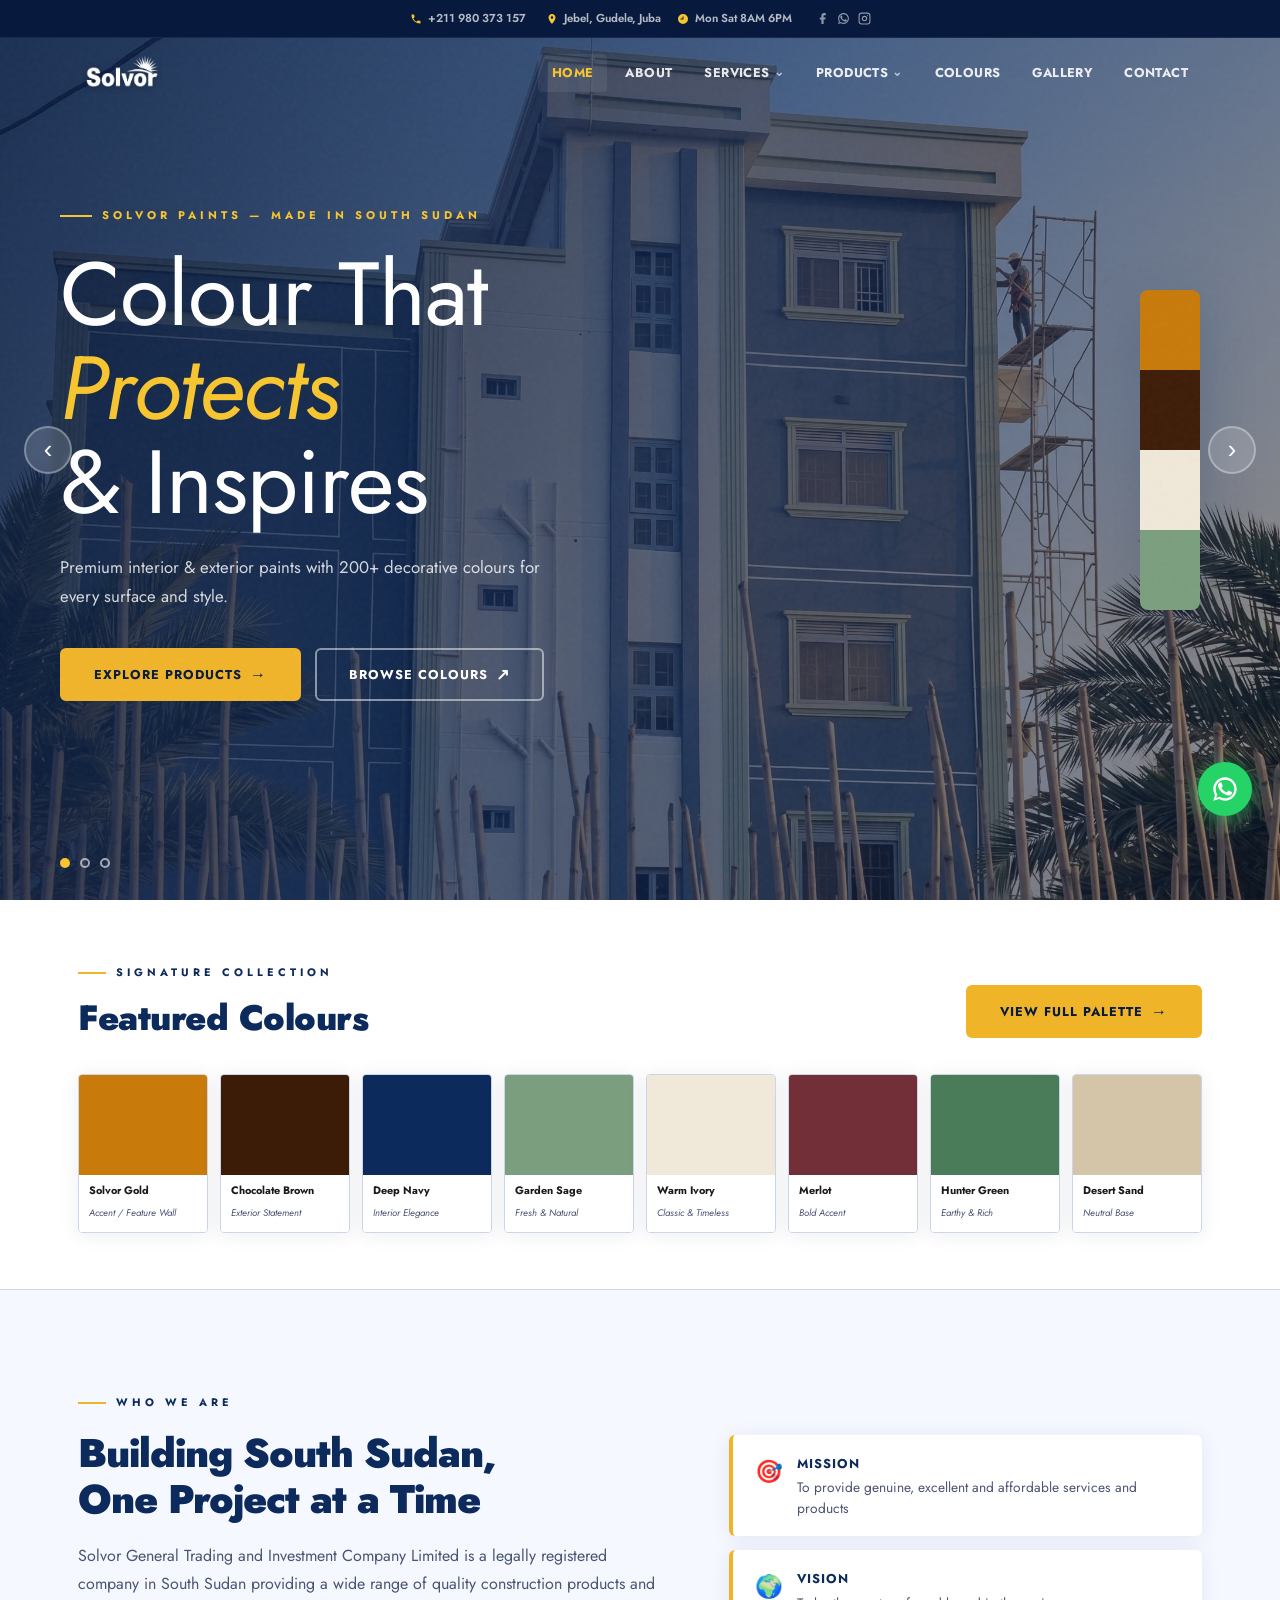
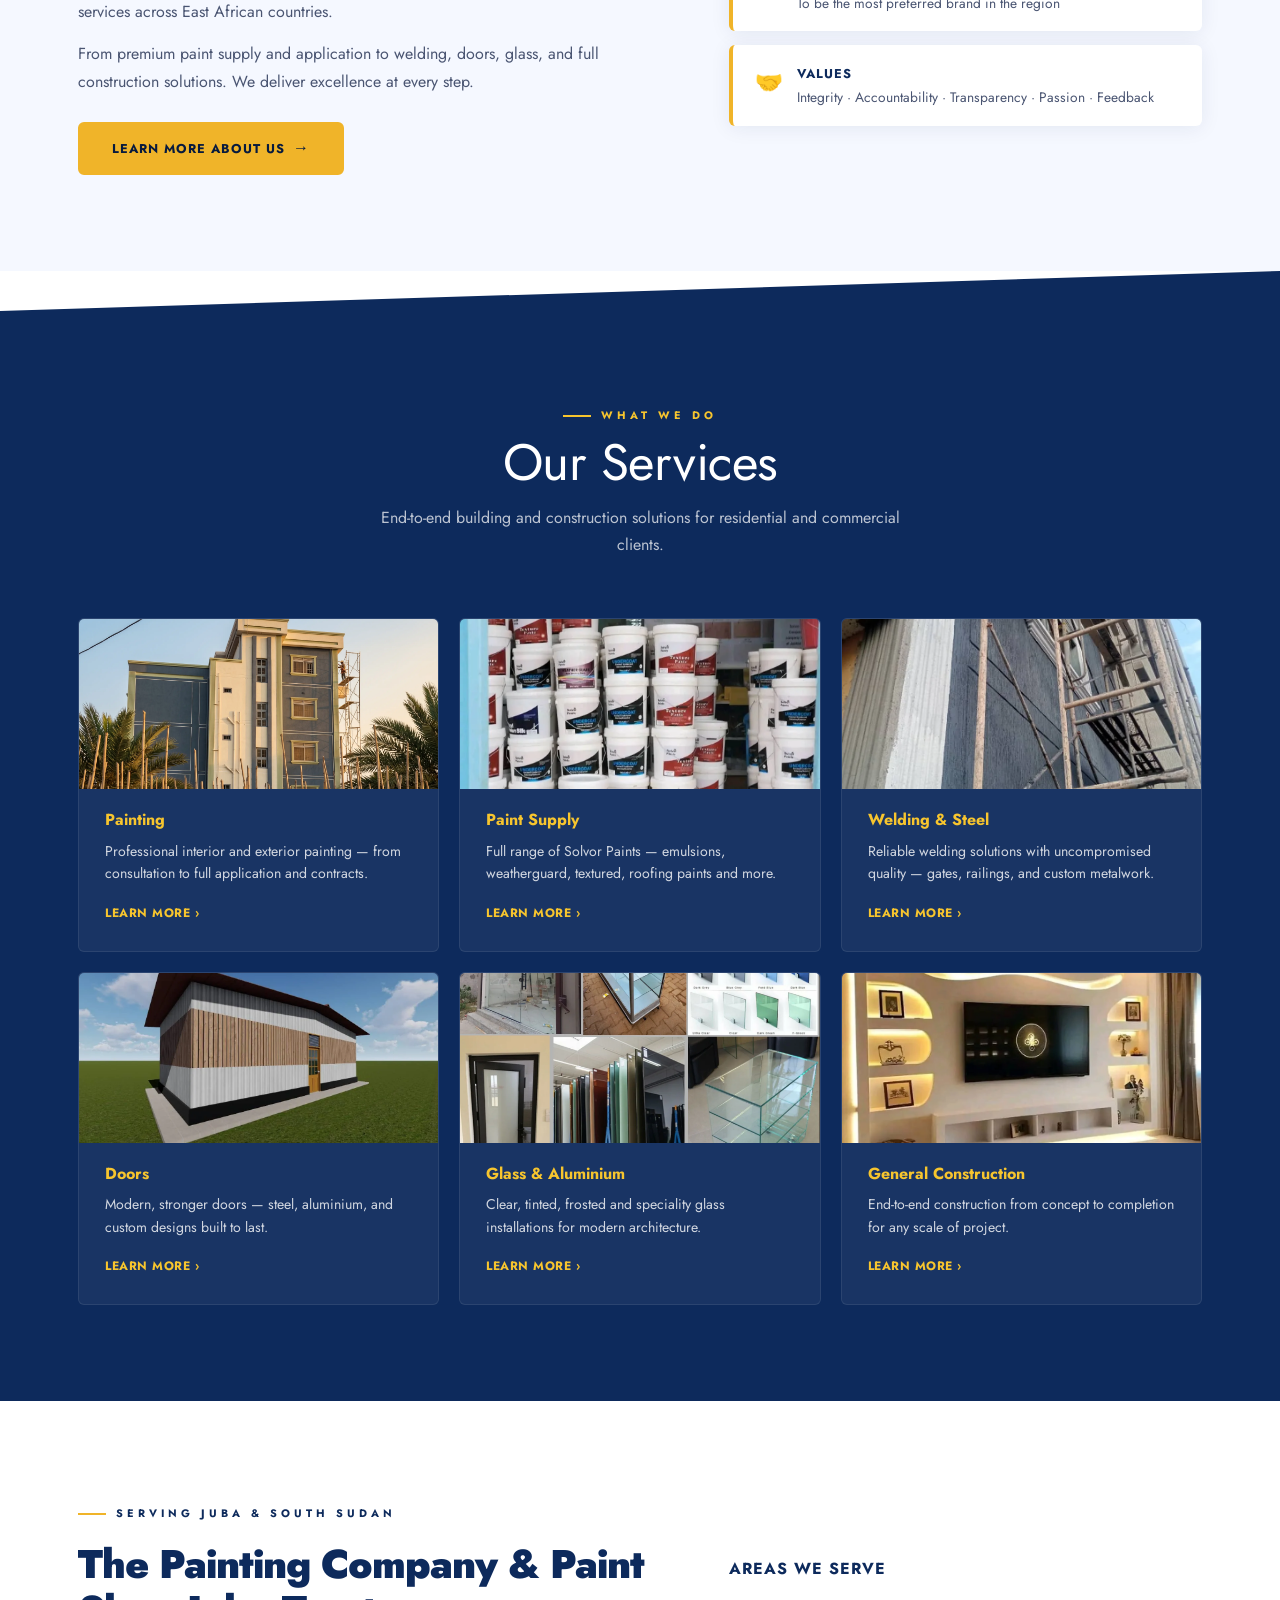
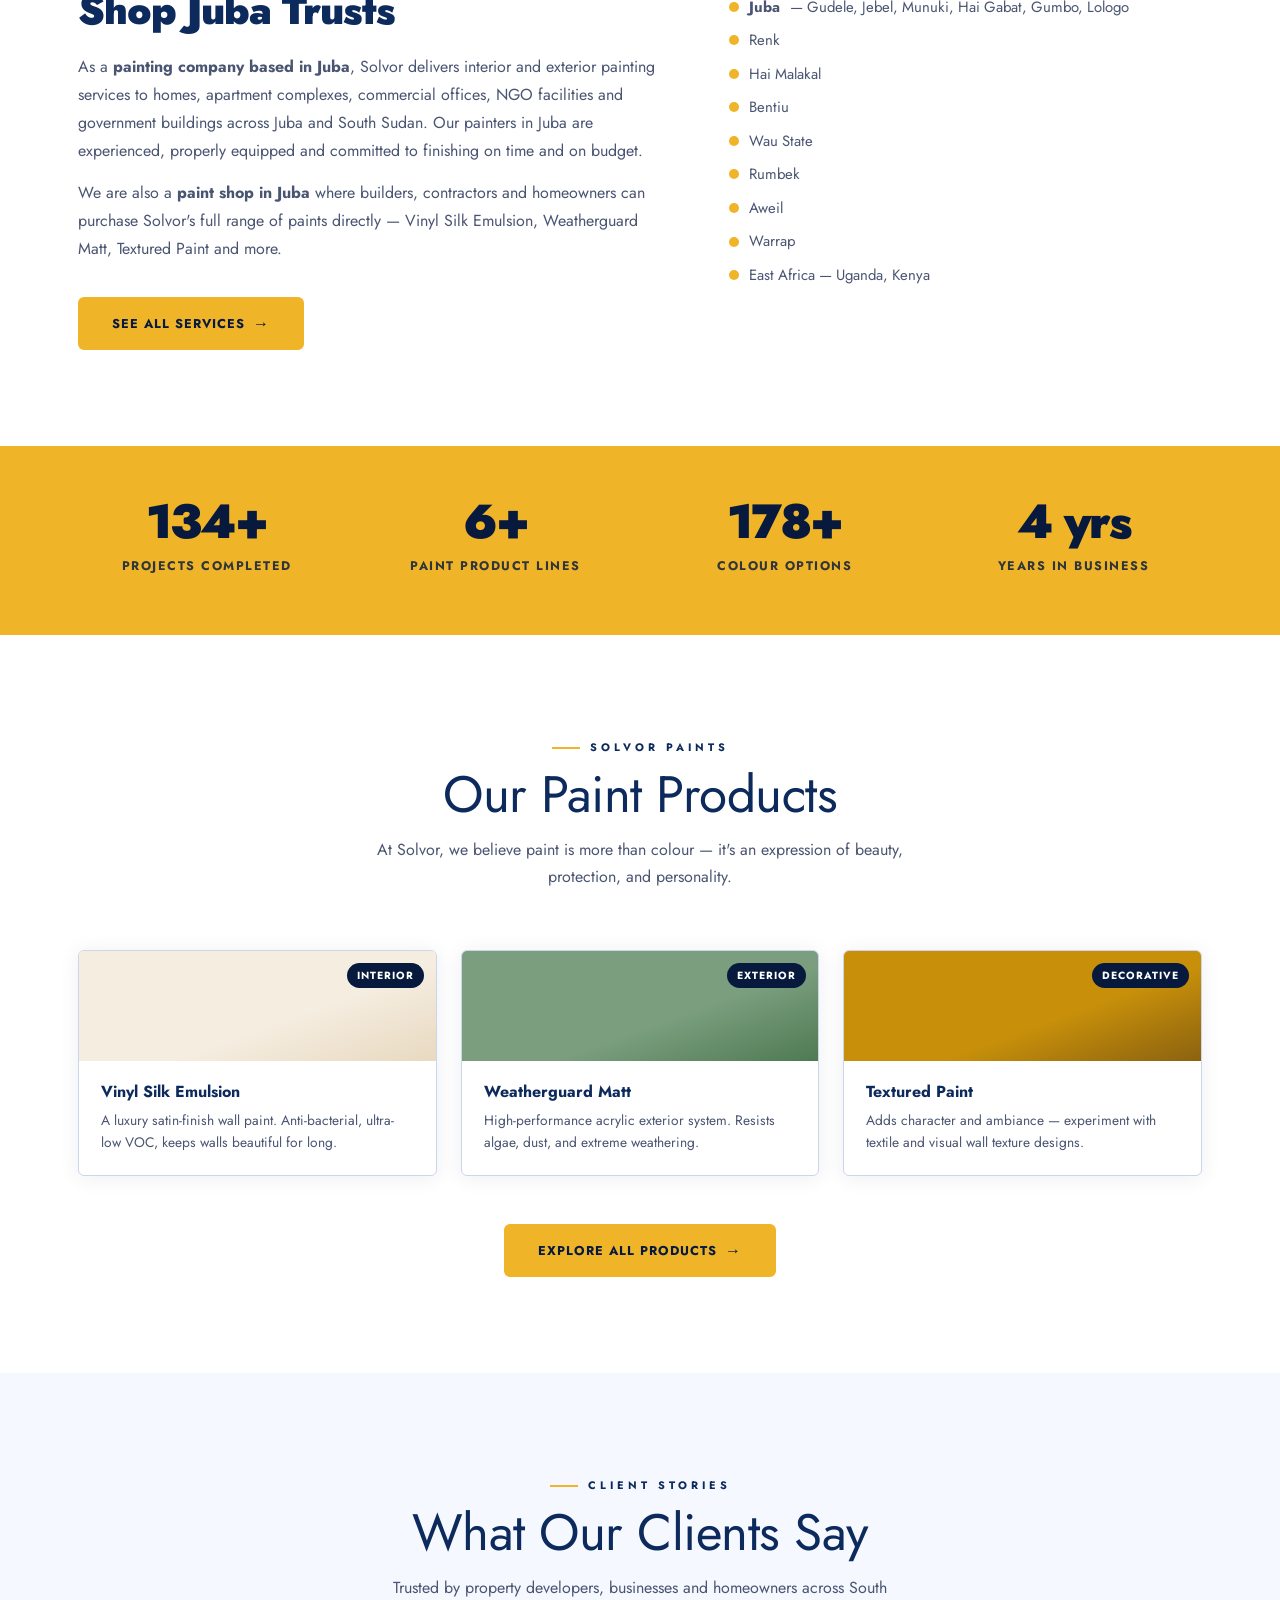
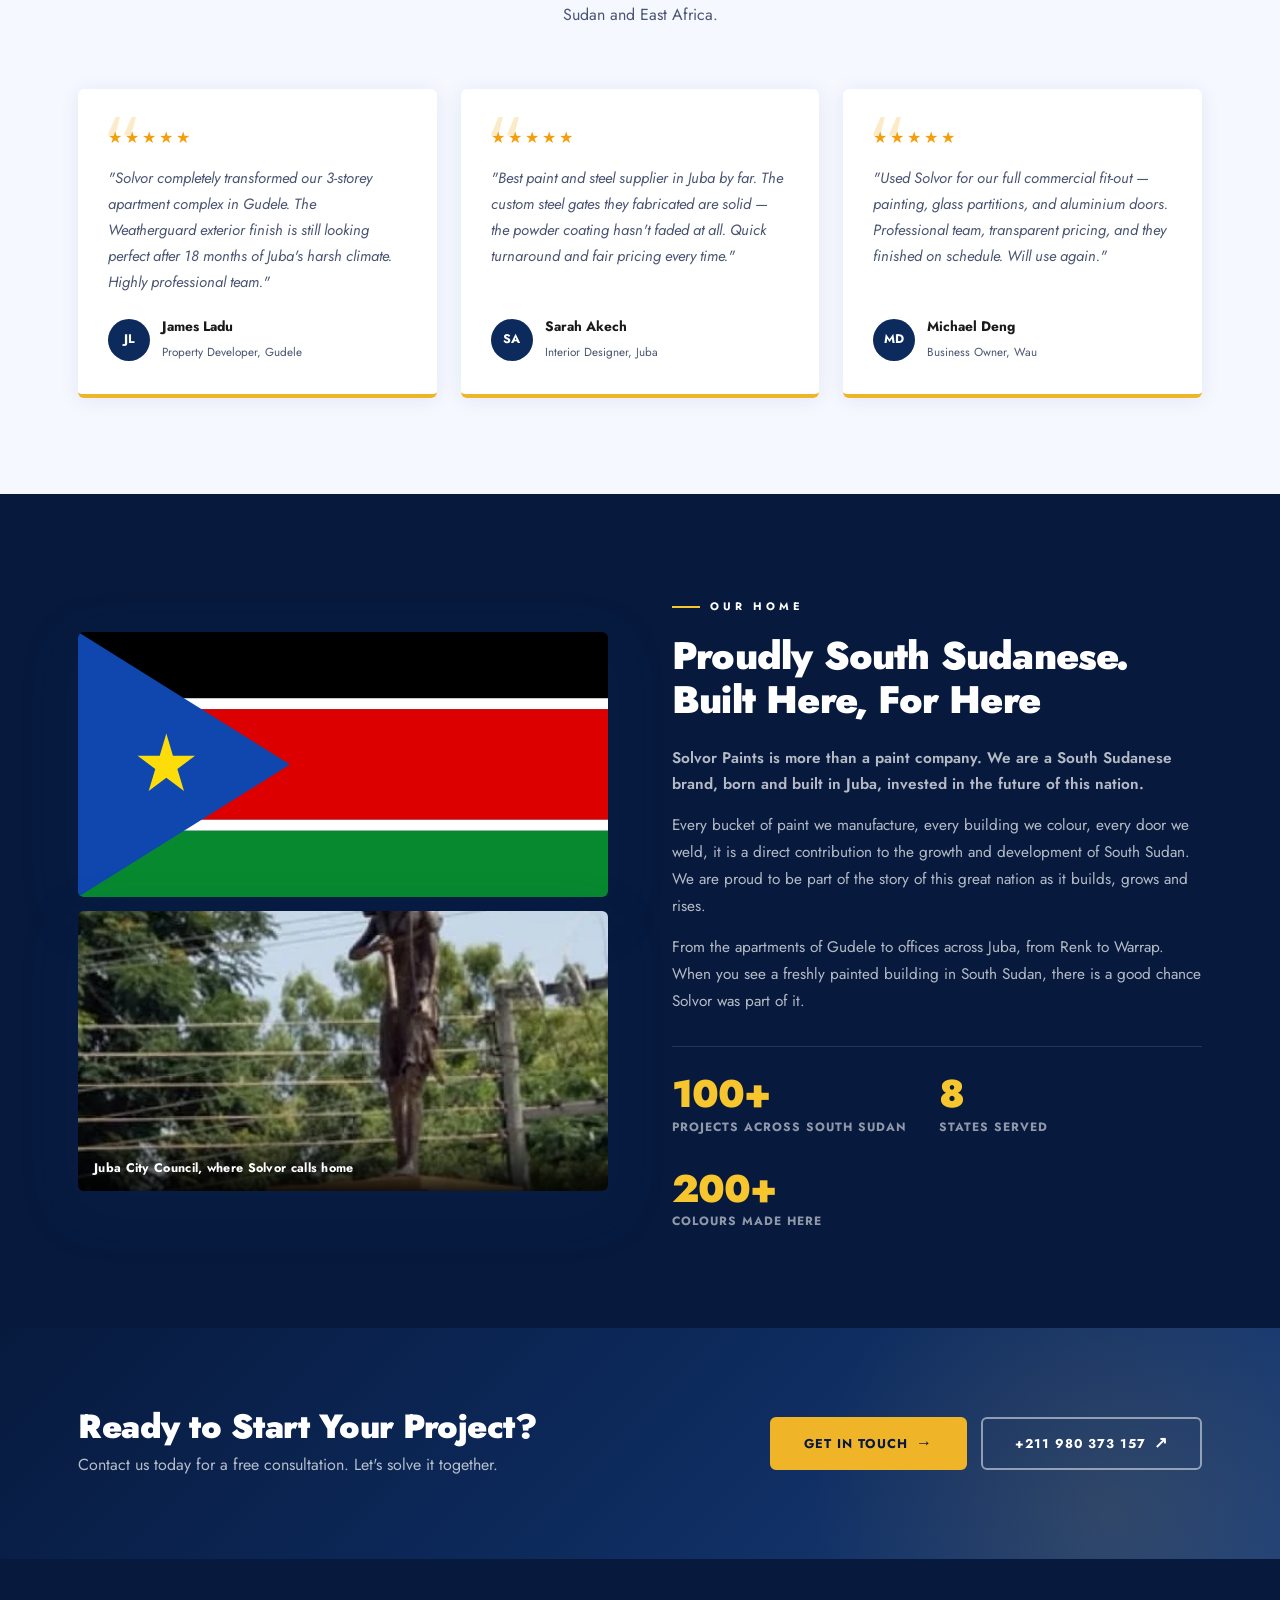
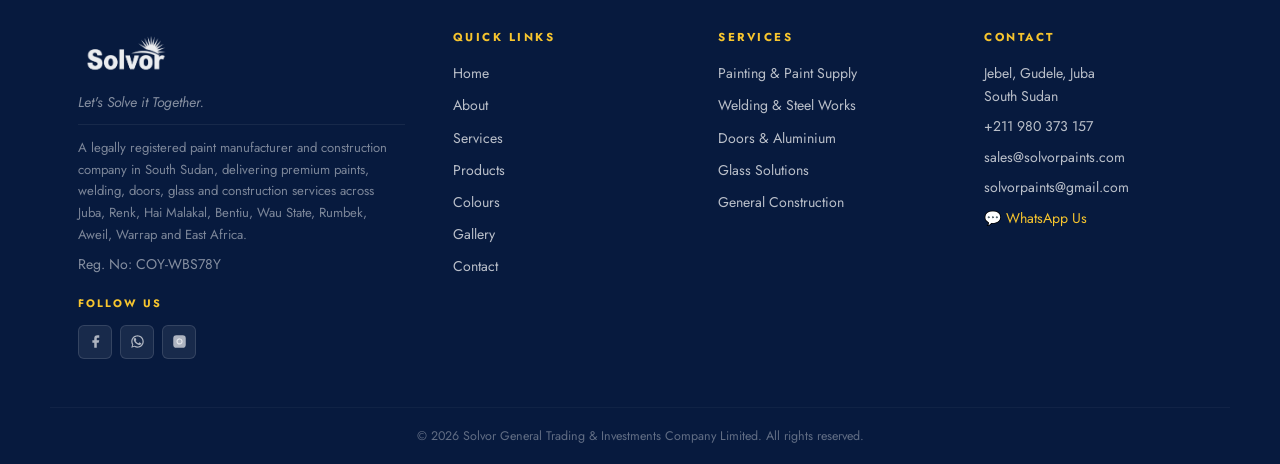
<file: index.html>
<!DOCTYPE html>
<html lang="en">

<head>
  <meta charset="UTF-8" />
  <meta name="viewport" content="width=device-width, initial-scale=1.0" />
  <title>Paint Shop &amp; Painting Company in Juba, South Sudan | Solvor Paints</title>
  <meta name="description"
    content="Solvor Paints — Juba's leading paint shop and painting company. Buy interior &amp; exterior paints, hire professional painters, welding, doors &amp; construction across South Sudan. Call +211 980 373 157." />
  <meta name="keywords"
    content="paint company South Sudan, painting services Juba, Solvor Paints, construction company Juba, paint supply East Africa, weatherguard paint, steel doors Juba" />
  <meta name="robots" content="index, follow" />
  <link rel="canonical" href="https://solvorpaints.com/" />
  <!-- Open Graph -->
  <meta property="og:type" content="website" />
  <meta property="og:url" content="https://solvorpaints.com/" />
  <meta property="og:title" content="Solvor Paints — Premium Paints &amp; Construction | South Sudan" />
  <meta property="og:description"
    content="Premium interior &amp; exterior paints with 200+ colours, plus welding, doors, glass and construction services across East Africa." />
  <meta property="og:image" content="https://solvorpaints.com/images/solvor paints Apartment painting project.webp" />
  <!-- Twitter Card -->
  <meta name="twitter:card" content="summary_large_image" />
  <meta name="twitter:title" content="Solvor Paints — South Sudan" />
  <meta name="twitter:description"
    content="Premium paints, welding, doors, glass &amp; construction services across East Africa." />
  <meta name="twitter:image" content="https://solvorpaints.com/images/solvor paints Apartment painting project.webp" />
  <!-- Favicon -->
  <link rel="icon" type="image/png" href="images/solvor favicon.png" />
  <!-- Schema.org: LocalBusiness -->
  <script type="application/ld+json">
  {
    "@context": "https://schema.org",
    "@type": ["LocalBusiness", "HomeAndConstructionBusiness", "Store"],
    "@id": "https://solvorpaints.com/#business",
    "name": "Solvor General Trading & Investments Company Limited",
    "alternateName": "Solvor Paints",
    "url": "https://solvorpaints.com/",
    "logo": "https://solvorpaints.com/images/solvor company logo.webp",
    "image": "https://solvorpaints.com/images/solvor paints Apartment painting project.webp",
    "description": "Solvor General Trading & Investments Company Limited is a legally registered paint manufacturer and construction company in South Sudan (Reg. COY-WBS78Y). We supply premium interior and exterior paints, welding, doors, glass and full construction services across Juba, Renk, Hai Malakal, Bentiu, Wau State, Rumbek, Aweil, Warrap and East Africa.",
    "telephone": "+211980373157",
    "email": "sales@solvorpaints.com",
    "address": {
      "@type": "PostalAddress",
      "streetAddress": "Jebel, Gudele",
      "addressLocality": "Juba",
      "addressRegion": "Central Equatoria",
      "addressCountry": "SS"
    },
    "geo": { "@type": "GeoCoordinates", "latitude": 4.87170, "longitude": 31.57130 },
    "openingHoursSpecification": [{
      "@type": "OpeningHoursSpecification",
      "dayOfWeek": ["Monday","Tuesday","Wednesday","Thursday","Friday","Saturday"],
      "opens": "08:00", "closes": "18:00"
    }],
    "priceRange": "$$",
    "currenciesAccepted": "SSP, USD",
    "paymentAccepted": "Cash, Bank Transfer",
    "foundingDate": "2021",
    "aggregateRating": {
      "@type": "AggregateRating",
      "ratingValue": "5.0",
      "reviewCount": "3",
      "bestRating": "5",
      "worstRating": "1"
    },
    "knowsAbout": [
      "Paint manufacturing Juba",
      "Interior painting South Sudan",
      "Exterior painting Juba",
      "Painting contractor Juba",
      "Paint shop Juba",
      "Construction services South Sudan",
      "Welding and steel fabrication Juba",
      "Glass and aluminium installation"
    ],
    "areaServed": [
      {"@type": "City", "name": "Juba"},
      {"@type": "City", "name": "Renk"},
      {"@type": "City", "name": "Malakal"},
      {"@type": "City", "name": "Bentiu"},
      {"@type": "City", "name": "Wau"},
      {"@type": "City", "name": "Rumbek"},
      {"@type": "City", "name": "Aweil"},
      {"@type": "City", "name": "Warrap"},
      {"@type": "Country", "name": "South Sudan"},
      {"@type": "Country", "name": "Uganda"},
      {"@type": "Country", "name": "Kenya"}
    ],
    "hasOfferCatalog": {
      "@type": "OfferCatalog",
      "name": "Solvor Paint Products & Construction Services",
      "itemListElement": [
        {"@type": "Offer", "itemOffered": {"@type": "Service", "name": "Interior & Exterior Painting"}},
        {"@type": "Offer", "itemOffered": {"@type": "Product", "name": "Vinyl Silk Emulsion Paint"}},
        {"@type": "Offer", "itemOffered": {"@type": "Product", "name": "Weatherguard Matt Emulsion"}},
        {"@type": "Offer", "itemOffered": {"@type": "Product", "name": "Textured Paint"}},
        {"@type": "Offer", "itemOffered": {"@type": "Service", "name": "Welding & Steel Works"}},
        {"@type": "Offer", "itemOffered": {"@type": "Service", "name": "Glass & Aluminium Installation"}},
        {"@type": "Offer", "itemOffered": {"@type": "Service", "name": "General Construction"}}
      ]
    },
    "sameAs": [
      "https://www.facebook.com/solvorpaints",
      "https://www.instagram.com/solvorpaints"
    ]
  }
  </script>
  <!-- Schema.org: WebSite with SearchAction -->
  <script type="application/ld+json">
  {
    "@context": "https://schema.org",
    "@type": "WebSite",
    "@id": "https://solvorpaints.com/#website",
    "url": "https://solvorpaints.com/",
    "name": "Solvor Paints",
    "description": "Premium paint products and construction services in South Sudan and East Africa.",
    "publisher": {"@id": "https://solvorpaints.com/#business"},
    "inLanguage": "en"
  }
  </script>
  <!-- Schema.org: Organization -->
  <script type="application/ld+json">
  {
    "@context": "https://schema.org",
    "@type": "Organization",
    "@id": "https://solvorpaints.com/#organization",
    "name": "Solvor General Trading & Investments Company Limited",
    "alternateName": "Solvor Paints",
    "url": "https://solvorpaints.com/",
    "logo": {
      "@type": "ImageObject",
      "url": "https://solvorpaints.com/images/solvor company logo.webp",
      "width": 1774,
      "height": 887
    },
    "contactPoint": {
      "@type": "ContactPoint",
      "telephone": "+211980373157",
      "email": "sales@solvorpaints.com",
      "contactType": "customer service",
      "areaServed": "SS",
      "availableLanguage": "English"
    },
    "foundingLocation": {"@type": "Place", "name": "Juba, South Sudan"},
    "legalName": "Solvor General Trading & Investments Company Limited",
    "taxID": "B202405135KDX3E",
    "sameAs": [
      "https://www.facebook.com/solvorpaints",
      "https://www.instagram.com/solvorpaints"
    ]
  }
  </script>
  <link rel="stylesheet" href="styles.css" />
  <link
    href="https://fonts.googleapis.com/css2?family=Jost:ital,wght@0,400;0,500;0,600;0,700;0,800;1,400;1,700&display=swap"
    rel="stylesheet" />
</head>

<body>

  <!-- TOP CONTACT BAR -->
  <div class="topbar">
    <div class="container topbar-inner">
      <div class="topbar-left">
        <a href="tel:+211980373157" class="topbar-item">
          <svg viewBox="0 0 24 24">
            <path
              d="M6.6 10.8c1.4 2.8 3.8 5.1 6.6 6.6l2.2-2.2c.3-.3.7-.4 1-.2 1.1.4 2.3.6 3.6.6.6 0 1 .4 1 1V20c0 .6-.4 1-1 1-9.4 0-17-7.6-17-17 0-.6.4-1 1-1h3.5c.6 0 1 .4 1 1 0 1.3.2 2.5.6 3.6.1.3 0 .7-.2 1L6.6 10.8z" />
          </svg>
          +211 980 373 157
        </a> <span class="topbar-item">
          <svg viewBox="0 0 24 24">
            <path
              d="M12 2C8.13 2 5 5.13 5 9c0 5.25 7 13 7 13s7-7.75 7-13c0-3.87-3.13-7-7-7zm0 9.5c-1.38 0-2.5-1.12-2.5-2.5s1.12-2.5 2.5-2.5 2.5 1.12 2.5 2.5-1.12 2.5-2.5 2.5z" />
          </svg>
          Jebel, Gudele, Juba
        </span>
      </div>
      <div class="topbar-right">
        <span class="topbar-item">
          <svg viewBox="0 0 24 24">
            <path d="M12 2a10 10 0 1 0 0 20A10 10 0 0 0 12 2zm1 11H7v-2h4V7h2v6z" />
          </svg>
          Mon Sat 8AM 6PM
        </span>
        <div class="topbar-social">
          <a href="https://facebook.com/solvorpaints" target="_blank" rel="noopener" aria-label="Facebook"><svg
              viewBox="0 0 24 24">
              <path d="M18 2h-3a5 5 0 00-5 5v3H7v4h3v8h4v-8h3l1-4h-4V7a1 1 0 011-1h3z" />
            </svg></a>
          <a href="https://wa.me/211980373157" target="_blank" rel="noopener" aria-label="WhatsApp"><svg
              viewBox="0 0 24 24">
              <path
                d="M17.472 14.382c-.297-.149-1.758-.867-2.03-.967-.273-.099-.471-.148-.67.15-.197.297-.767.966-.94 1.164-.173.199-.347.223-.644.075-.297-.15-1.255-.463-2.39-1.475-.883-.788-1.48-1.761-1.653-2.059-.173-.297-.018-.458.13-.606.134-.133.298-.347.446-.52.149-.174.198-.298.298-.497.099-.198.05-.371-.025-.52-.075-.149-.669-1.612-.916-2.207-.242-.579-.487-.5-.669-.51-.173-.008-.371-.01-.57-.01-.198 0-.52.074-.792.372-.272.297-1.04 1.016-1.04 2.479 0 1.462 1.065 2.875 1.213 3.074.149.198 2.096 3.2 5.077 4.487.709.306 1.262.489 1.694.625.712.227 1.36.195 1.871.118.571-.085 1.758-.719 2.006-1.413.248-.694.248-1.289.173-1.413-.074-.124-.272-.198-.57-.347zM12 2C6.477 2 2 6.477 2 12c0 1.89.525 3.66 1.438 5.168L2 22l4.978-1.41A9.96 9.96 0 0012 22c5.523 0 10-4.477 10-10S17.523 2 12 2zm0 18a7.96 7.96 0 01-4.144-1.158l-.297-.176-3.073.872.872-3.004-.195-.308A7.96 7.96 0 014 12c0-4.418 3.582-8 8-8s8 3.582 8 8-3.582 8-8 8z" />
            </svg></a>
          <a href="https://instagram.com/solvorpaints" target="_blank" rel="noopener" aria-label="Instagram"><svg
              viewBox="0 0 24 24">
              <rect x="2" y="2" width="20" height="20" rx="5" ry="5" fill="none" stroke="currentColor"
                stroke-width="2" />
              <circle cx="12" cy="12" r="4" fill="none" stroke="currentColor" stroke-width="2" />
              <circle cx="17.5" cy="6.5" r="1" fill="currentColor" />
            </svg></a>
        </div>
      </div>
    </div>
  </div>

  <!-- NAV -->
  <nav class="navbar" id="navbar">
    <div class="nav-container">
      <a href="/" class="nav-logo">
        <img src="images/solvor company logo.webp" alt="Solvor Paints" class="nav-logo-img" />
      </a>
      <button class="nav-toggle" id="nav-toggle" aria-label="Toggle navigation">
        <span></span><span></span><span></span>
      </button>
      <ul class="nav-links" id="nav-links">
        <li><a href="/" class="active">Home</a></li>
        <li><a href="about/">About</a></li>
        <li class="has-dropdown">
          <a href="services/">Services <span class="chevron">&#8964;</span></a>
          <ul class="dropdown">
            <li><a href="services/#painting">Painting</a></li>
            <li><a href="services/#supply">Paint Supply</a></li>
            <li><a href="services/#welding">Welding &amp; Steel</a></li>
            <li><a href="services/#doors">Doors</a></li>
            <li><a href="services/#glass">Glass &amp; Aluminium</a></li>
            <li><a href="services/#construction">General Construction</a></li>
          </ul>
        </li>
        <li class="has-dropdown">
          <a href="products/">Products <span class="chevron">&#8964;</span></a>
          <ul class="dropdown">
            <li><a href="products/">Vinyl Silk Emulsion</a></li>
            <li><a href="products/">Matt Emulsion</a></li>
            <li><a href="products/">Weatherguard Matt</a></li>
            <li><a href="products/">Textured Paint</a></li>
            <li><a href="products/">Roofing Paint</a></li>
            <li><a href="colours/">Colour Range</a></li>
          </ul>
        </li>
        <li><a href="colours/">Colours</a></li>
        <li><a href="gallery/">Gallery</a></li>
        <li><a href="contact/">Contact</a></li>
      </ul>
    </div>
  </nav>

  <!-- HERO CAROUSEL -->
  <section class="hero-carousel" id="home">
    <div class="carousel-track" id="carouselTrack">
      <div class="carousel-slide active">
        <div class="slide-bg" style="background-image:url('images/solvor paints Apartment painting project.webp');">
        </div>
        <div class="slide-overlay"></div>
        <div class="slide-content">
          <p class="hero-eyebrow">Solvor Paints — Made in South Sudan</p>
          <h1>Colour That <span>Protects</span><br>&amp; Inspires</h1>
          <p class="hero-subtitle">Premium interior &amp; exterior paints with 200+ decorative colours for every surface
            and style.</p>
          <div class="hero-cta">
            <a href="products/" class="btn btn-primary">Explore Products</a>
            <a href="colours/" class="btn btn-outline">Browse Colours</a>
          </div>
        </div>
        <div class="slide-chip-accent">
          <div class="accent-chip" style="background:#c87a0a;"></div>
          <div class="accent-chip" style="background:#3d1c07;"></div>
          <div class="accent-chip" style="background:#f0e8d8;"></div>
          <div class="accent-chip" style="background:#7a9e7e;"></div>
        </div>
      </div>
      <div class="carousel-slide">
        <div class="slide-bg"
          style="background-image:url('images/solvor paints apartment block painting project.webp');"></div>
        <div class="slide-overlay"></div>
        <div class="slide-content">
          <p class="hero-eyebrow">Painting · Welding · Doors · Construction</p>
          <h1>Built to Last,<br>Designed to <span>Impress</span></h1>
          <p class="hero-subtitle">From large apartment blocks to residential homes — professional painting and
            construction across East Africa.</p>
          <div class="hero-cta">
            <a href="services/" class="btn btn-primary">Our Services</a>
            <a href="contact/" class="btn btn-outline">Get a Quote</a>
          </div>
        </div>
        <div class="slide-chip-accent">
          <div class="accent-chip" style="background:#f5ede0;"></div>
          <div class="accent-chip" style="background:#c8a06a;"></div>
          <div class="accent-chip" style="background:#5a5a5a;"></div>
          <div class="accent-chip" style="background:#0d2a5c;"></div>
        </div>
      </div>
      <div class="carousel-slide">
        <div class="slide-bg" style="background-image:url('images/WhatsApp Image 2026-05-27 at 3.00.05 PM.webp');">
        </div>
        <div class="slide-overlay"></div>
        <div class="slide-content">
          <p class="hero-eyebrow">Serving South Sudan &amp; East Africa</p>
          <h1>Your Complete<br><span>Paint</span> Solution</h1>
          <p class="hero-subtitle">Weatherguard, Vinyl Silk, Texture Paste, Undercoat and more — the full Solvor range,
            ready for your project.</p>
          <div class="hero-cta">
            <a href="products/" class="btn btn-primary">View All Products</a>
            <a href="gallery/" class="btn btn-outline">Our Projects</a>
          </div>
        </div>
        <div class="slide-chip-accent">
          <div class="accent-chip" style="background:#e89415;"></div>
          <div class="accent-chip" style="background:#c87a0a;"></div>
          <div class="accent-chip" style="background:#d4c5a9;"></div>
          <div class="accent-chip" style="background:#808080;"></div>
        </div>
      </div>
    </div>
    <button class="carousel-btn prev" id="carouselPrev" aria-label="Previous slide">&#8249;</button>
    <button class="carousel-btn next" id="carouselNext" aria-label="Next slide">&#8250;</button>
    <div class="carousel-dots" id="carouselDots">
      <button class="dot active" data-slide="0" aria-label="Slide 1"></button>
      <button class="dot" data-slide="1" aria-label="Slide 2"></button>
      <button class="dot" data-slide="2" aria-label="Slide 3"></button>
    </div>
  </section>


  <!-- FEATURED COLOURS STRIP -->
  <section class="featured-colours-strip">
    <div class="container">
      <div class="strip-header">
        <div>
          <span class="section-label">Signature Collection</span>
          <h2>Featured Colours</h2>
        </div>
        <a href="colours/" class="btn btn-primary">View Full Palette</a>
      </div>
      <div class="featured-chips-row">
        <a href="colours/" class="paint-chip">
          <div class="chip-color" style="background:#c87a0a;"></div>
          <div class="chip-label"><span>Solvor Gold</span><small>Accent / Feature Wall</small></div>
        </a>
        <a href="colours/" class="paint-chip">
          <div class="chip-color" style="background:#3d1c07;"></div>
          <div class="chip-label"><span>Chocolate Brown</span><small>Exterior Statement</small></div>
        </a>
        <a href="colours/" class="paint-chip">
          <div class="chip-color" style="background:#0d2a5c;"></div>
          <div class="chip-label"><span>Deep Navy</span><small>Interior Elegance</small></div>
        </a>
        <a href="colours/" class="paint-chip">
          <div class="chip-color" style="background:#7a9e7e;"></div>
          <div class="chip-label"><span>Garden Sage</span><small>Fresh &amp; Natural</small></div>
        </a>
        <a href="colours/" class="paint-chip">
          <div class="chip-color" style="background:#f0e8d8;"></div>
          <div class="chip-label"><span>Warm Ivory</span><small>Classic &amp; Timeless</small></div>
        </a>
        <a href="colours/" class="paint-chip">
          <div class="chip-color" style="background:#722f37;"></div>
          <div class="chip-label"><span>Merlot</span><small>Bold Accent</small></div>
        </a>
        <a href="colours/" class="paint-chip">
          <div class="chip-color" style="background:#4a7c59;"></div>
          <div class="chip-label"><span>Hunter Green</span><small>Earthy &amp; Rich</small></div>
        </a>
        <a href="colours/" class="paint-chip">
          <div class="chip-color" style="background:#d4c5a9;"></div>
          <div class="chip-label"><span>Desert Sand</span><small>Neutral Base</small></div>
        </a>
      </div>
    </div>
  </section>

  <!-- ABOUT TEASER -->
  <section class="section about-teaser">
    <div class="container">
      <div class="about-teaser-grid">
        <div class="about-teaser-text">
          <span class="section-label">Who We Are</span>
          <h2>Building South Sudan,<br>One Project at a Time</h2>
          <p>Solvor General Trading and Investment Company Limited is a legally registered company in South Sudan
            providing a wide range of quality construction products and services across East African countries.</p>
          <p>From premium paint supply and application to welding, doors, glass, and full construction solutions. We
            deliver excellence at every step.</p>
          <a href="about/" class="btn btn-primary" style="margin-top:12px;">Learn More About Us</a>
        </div>
        <div class="about-teaser-cards">
          <div class="teaser-card"><span class="teaser-icon">🎯</span>
            <div><strong>Mission</strong>
              <p>To provide genuine, excellent and affordable services and products</p>
            </div>
          </div>
          <div class="teaser-card"><span class="teaser-icon">🌍</span>
            <div><strong>Vision</strong>
              <p>To be the most preferred brand in the region</p>
            </div>
          </div>
          <div class="teaser-card"><span class="teaser-icon">🤝</span>
            <div><strong>Values</strong>
              <p>Integrity · Accountability · Transparency · Passion · Feedback</p>
            </div>
          </div>
        </div>
      </div>
    </div>
  </section>

  <!-- SERVICES -->
  <section class="section services-teaser angled-top">
    <div class="container">
      <div class="section-header light">
        <span class="section-label">What We Do</span>
        <h2>Our Services</h2>
        <p class="section-desc">End-to-end building and construction solutions for residential and commercial clients.
        </p>
      </div>
      <div class="services-grid">
        <div class="service-card">
          <img class="service-card-img" src="images/solvor paints Apartment painting project.webp"
            alt="Painting service by Solvor" loading="lazy" />
          <div class="service-card-body">
            <h3>Painting</h3>
            <p>Professional interior and exterior painting — from consultation to full application and contracts.</p>
            <a href="services/#painting" class="service-link">Learn more &#8250;</a>
          </div>
        </div>
        <div class="service-card">
          <img class="service-card-img" src="images/WhatsApp Image 2026-05-27 at 3.00.05 PM.webp"
            alt="Solvor paint supply range" loading="lazy" />
          <div class="service-card-body">
            <h3>Paint Supply</h3>
            <p>Full range of Solvor Paints — emulsions, weatherguard, textured, roofing paints and more.</p>
            <a href="products/" class="service-link">Learn more &#8250;</a>
          </div>
        </div>
        <div class="service-card">
          <img class="service-card-img" src="images/WhatsApp Image 2026-05-27 at 3.00.08 PM.webp"
            alt="Welding and steel works by Solvor" loading="lazy" />
          <div class="service-card-body">
            <h3>Welding &amp; Steel</h3>
            <p>Reliable welding solutions with uncompromised quality — gates, railings, and custom metalwork.</p>
            <a href="services/#welding" class="service-link">Learn more &#8250;</a>
          </div>
        </div>
        <div class="service-card">
          <img class="service-card-img" src="images/solvor paints project 3D design.webp"
            alt="Custom doors and design by Solvor" loading="lazy" />
          <div class="service-card-body">
            <h3>Doors</h3>
            <p>Modern, stronger doors — steel, aluminium, and custom designs built to last.</p>
            <a href="services/#doors" class="service-link">Learn more &#8250;</a>
          </div>
        </div>
        <div class="service-card">
          <img class="service-card-img" src="images/solvor paints glasses.webp"
            alt="Glass and aluminium installations by Solvor" loading="lazy" />
          <div class="service-card-body">
            <h3>Glass &amp; Aluminium</h3>
            <p>Clear, tinted, frosted and speciality glass installations for modern architecture.</p>
            <a href="services/#glass" class="service-link">Learn more &#8250;</a>
          </div>
        </div>
        <div class="service-card">
          <img class="service-card-img" src="images/solvor paints gypsum installation and house interior design.webp"
            alt="General construction by Solvor" loading="lazy" />
          <div class="service-card-body">
            <h3>General Construction</h3>
            <p>End-to-end construction from concept to completion for any scale of project.</p>
            <a href="services/#construction" class="service-link">Learn more &#8250;</a>
          </div>
        </div>
      </div>
    </div>
  </section>

  <!-- LOCAL SERVICE AREA -->
  <section class="section about-teaser" style="background:var(--white);">
    <div class="container">
      <div class="about-teaser-grid">
        <div class="about-teaser-text">
          <span class="section-label">Serving Juba &amp; South Sudan</span>
          <h2>The Painting Company &amp; Paint Shop Juba Trusts</h2>
          <p>As a <strong>painting company based in Juba</strong>, Solvor delivers interior and exterior painting services to homes, apartment complexes, commercial offices, NGO facilities and government buildings across Juba and South Sudan. Our painters in Juba are experienced, properly equipped and committed to finishing on time and on budget.</p>
          <p>We are also a <strong>paint shop in Juba</strong> where builders, contractors and homeowners can purchase Solvor's full range of paints directly — Vinyl Silk Emulsion, Weatherguard Matt, Textured Paint and more.</p>
          <a href="services/" class="btn btn-primary" style="margin-top:20px;">See All Services</a>
        </div>
        <div>
          <h3 style="font-size:1rem;font-weight:700;color:var(--primary);margin-bottom:16px;text-transform:uppercase;letter-spacing:1px;">Areas We Serve</h3>
          <ul class="service-features">
            <li><span class="value-dot"></span><strong>Juba</strong> — Gudele, Jebel, Munuki, Hai Gabat, Gumbo, Lologo</li>
            <li><span class="value-dot"></span>Renk</li>
            <li><span class="value-dot"></span>Hai Malakal</li>
            <li><span class="value-dot"></span>Bentiu</li>
            <li><span class="value-dot"></span>Wau State</li>
            <li><span class="value-dot"></span>Rumbek</li>
            <li><span class="value-dot"></span>Aweil</li>
            <li><span class="value-dot"></span>Warrap</li>
            <li><span class="value-dot"></span>East Africa — Uganda, Kenya</li>
          </ul>
        </div>
      </div>
    </div>
  </section>

  <!-- STATS -->
  <section class="stats-bar">
    <div class="container stats-grid">
      <div class="stat"><span class="stat-num" data-target="150" data-suffix="+">0+</span><span
          class="stat-label">Projects Completed</span></div>
      <div class="stat"><span class="stat-num" data-target="7" data-suffix="+">0+</span><span class="stat-label">Paint
          Product Lines</span></div>
      <div class="stat"><span class="stat-num" data-target="200" data-suffix="+">0+</span><span
          class="stat-label">Colour Options</span></div>
      <div class="stat"><span class="stat-num" data-target="5" data-suffix=" yrs">0 yrs</span><span
          class="stat-label">Years in Business</span></div>
    </div>
  </section>

  <!-- PRODUCTS TEASER -->
  <section class="section products-teaser">
    <div class="container">
      <div class="section-header">
        <span class="section-label">Solvor Paints</span>
        <h2>Our Paint Products</h2>
        <p class="section-desc">At Solvor, we believe paint is more than colour — it's an expression of beauty,
          protection, and personality.</p>
      </div>
      <div class="products-grid">
        <div class="product-card">
          <div class="product-color" style="background:linear-gradient(160deg,#f5ede0 60%,#e8d9c0 100%);"></div>
          <div class="product-badge">Interior</div>
          <div class="product-info">
            <h3>Vinyl Silk Emulsion</h3>
            <p>A luxury satin-finish wall paint. Anti-bacterial, ultra-low VOC, keeps walls beautiful for long.</p>
          </div>
        </div>
        <div class="product-card">
          <div class="product-color" style="background:linear-gradient(160deg,#7a9e7e 60%,#4e7a52 100%);"></div>
          <div class="product-badge">Exterior</div>
          <div class="product-info">
            <h3>Weatherguard Matt</h3>
            <p>High-performance acrylic exterior system. Resists algae, dust, and extreme weathering.</p>
          </div>
        </div>
        <div class="product-card">
          <div class="product-color" style="background:linear-gradient(160deg,#c8900a 60%,#8b6210 100%);"></div>
          <div class="product-badge">Decorative</div>
          <div class="product-info">
            <h3>Textured Paint</h3>
            <p>Adds character and ambiance — experiment with textile and visual wall texture designs.</p>
          </div>
        </div>
      </div>
      <div style="text-align:center;margin-top:48px;"><a href="products/" class="btn btn-primary">Explore All
          Products</a></div>
    </div>
  </section>

  <!-- TESTIMONIALS -->
  <section class="section testimonials">
    <div class="container">
      <div class="section-header">
        <span class="section-label">Client Stories</span>
        <h2>What Our Clients Say</h2>
        <p class="section-desc">Trusted by property developers, businesses and homeowners across South Sudan and East
          Africa.</p>
      </div>
      <div class="testimonials-grid">
        <div class="testimonial-card">
          <div class="testimonial-stars">★★★★★</div>
          <p class="testimonial-text">"Solvor completely transformed our 3-storey apartment complex in Gudele. The
            Weatherguard exterior finish is still looking perfect after 18 months of Juba's harsh climate. Highly
            professional team."</p>
          <div class="testimonial-author">
            <div class="author-avatar">JL</div>
            <div><strong>James Ladu</strong><span>Property Developer, Gudele</span></div>
          </div>
        </div>
        <div class="testimonial-card">
          <div class="testimonial-stars">★★★★★</div>
          <p class="testimonial-text">"Best paint and steel supplier in Juba by far. The custom steel gates they
            fabricated are solid — the powder coating hasn't faded at all. Quick turnaround and fair pricing every
            time."</p>
          <div class="testimonial-author">
            <div class="author-avatar">SA</div>
            <div><strong>Sarah Akech</strong><span>Interior Designer, Juba</span></div>
          </div>
        </div>
        <div class="testimonial-card">
          <div class="testimonial-stars">★★★★★</div>
          <p class="testimonial-text">"Used Solvor for our full commercial fit-out — painting, glass partitions, and
            aluminium doors. Professional team, transparent pricing, and they finished on schedule. Will use again."</p>
          <div class="testimonial-author">
            <div class="author-avatar">MD</div>
            <div><strong>Michael Deng</strong><span>Business Owner, Wau</span></div>
          </div>
        </div>
      </div>
    </div>
  </section>

  <!-- SOUTH SUDAN PRIDE -->
  <section class="section ss-pride">
    <div class="container">
      <div class="ss-pride-grid">

        <div class="ss-pride-images">
          <div class="ss-pride-img-main">
            <img src="images/south-sudan-flag.svg" alt="South Sudan flag — Solvor Paints proudly serves this nation"
              loading="lazy" />
          </div>
          <div class="ss-pride-img-secondary">
            <img src="images/Solvor paint Juba.webp"
              alt="Juba City Council — Solvor Paints proudly serves Juba, South Sudan" loading="lazy" />
            <div class="ss-pride-img-caption">Juba City Council, where Solvor calls home</div>
          </div>
        </div>

        <div class="ss-pride-text">
          <span class="section-label">Our Home</span>
          <h2>Proudly South Sudanese. Built Here, For Here</h2>
          <p class="ss-pride-lead">Solvor Paints is more than a paint company. We are a South Sudanese brand, born and
            built in Juba, invested in the future of this nation.</p>
          <p>Every bucket of paint we manufacture, every building we colour, every door we weld, it is a direct
            contribution to the growth and development of South Sudan. We are proud to be part of the story of this
            great nation as it builds, grows and rises.</p>
          <p>From the apartments of Gudele to offices across Juba, from Renk to Warrap. When you see a freshly painted
            building in South Sudan, there is a good chance Solvor was part of it.</p>
          <div class="ss-pride-stats">
            <div class="ss-stat">
              <span class="ss-stat-num">100+</span>
              <span class="ss-stat-label">Projects across South Sudan</span>
            </div>
            <div class="ss-stat">
              <span class="ss-stat-num">8</span>
              <span class="ss-stat-label">States served</span>
            </div>
            <div class="ss-stat">
              <span class="ss-stat-num">200+</span>
              <span class="ss-stat-label">Colours made here</span>
            </div>
          </div>
        </div>

      </div>
    </div>
  </section>

  <!-- CTA BANNER -->
  <section class="cta-banner">
    <div class="container cta-inner">
      <div>
        <h2>Ready to Start Your Project?</h2>
        <p>Contact us today for a free consultation. Let's solve it together.</p>
      </div>
      <div class="cta-actions">
        <a href="contact/" class="btn btn-primary">Get in Touch</a>
        <a href="tel:+211980373157" class="btn btn-outline">+211 980 373 157</a>
      </div>
    </div>
  </section>

  <!-- FOOTER -->
  </main>
  <footer class="footer">
    <div class="container footer-inner">
      <div class="footer-brand">
        <div class="footer-logo"><img src="images/solvor company logo.webp" alt="Solvor Paints"
            class="footer-logo-img" /></div>
        <p>Let's Solve it Together.</p>
        <p class="footer-about">A legally registered paint manufacturer and construction company in South Sudan,
          delivering premium paints, welding, doors, glass and construction services across Juba, Renk, Hai Malakal,
          Bentiu, Wau State, Rumbek, Aweil, Warrap and East Africa.</p>
        <p class="footer-reg">Reg. No: COY-WBS78Y</p>
        <div class="footer-social">
          <h5>Follow Us</h5>
          <div class="social-links">
            <a href="https://facebook.com/solvorpaints" target="_blank" rel="noopener" aria-label="Facebook"
              class="social-link"><svg viewBox="0 0 24 24">
                <path d="M18 2h-3a5 5 0 00-5 5v3H7v4h3v8h4v-8h3l1-4h-4V7a1 1 0 011-1h3z" />
              </svg></a>
            <a href="https://wa.me/211980373157" target="_blank" rel="noopener" aria-label="WhatsApp"
              class="social-link"><svg viewBox="0 0 24 24">
                <path
                  d="M17.472 14.382c-.297-.149-1.758-.867-2.03-.967-.273-.099-.471-.148-.67.15-.197.297-.767.966-.94 1.164-.173.199-.347.223-.644.075-.297-.15-1.255-.463-2.39-1.475-.883-.788-1.48-1.761-1.653-2.059-.173-.297-.018-.458.13-.606.134-.133.298-.347.446-.52.149-.174.198-.298.298-.497.099-.198.05-.371-.025-.52-.075-.149-.669-1.612-.916-2.207-.242-.579-.487-.5-.669-.51-.173-.008-.371-.01-.57-.01-.198 0-.52.074-.792.372-.272.297-1.04 1.016-1.04 2.479 0 1.462 1.065 2.875 1.213 3.074.149.198 2.096 3.2 5.077 4.487.709.306 1.262.489 1.694.625.712.227 1.36.195 1.871.118.571-.085 1.758-.719 2.006-1.413.248-.694.248-1.289.173-1.413-.074-.124-.272-.198-.57-.347z" />
                <path
                  d="M12 2C6.477 2 2 6.477 2 12c0 1.89.525 3.66 1.438 5.168L2 22l4.978-1.41A9.96 9.96 0 0012 22c5.523 0 10-4.477 10-10S17.523 2 12 2zm0 18a7.96 7.96 0 01-4.144-1.158l-.297-.176-3.073.872.872-3.004-.195-.308A7.96 7.96 0 014 12c0-4.418 3.582-8 8-8s8 3.582 8 8-3.582 8-8 8z" />
              </svg></a>
            <a href="https://instagram.com/solvorpaints" target="_blank" rel="noopener" aria-label="Instagram"
              class="social-link"><svg viewBox="0 0 24 24">
                <rect x="2" y="2" width="20" height="20" rx="5" ry="5" />
                <path d="M16 11.37A4 4 0 1112.63 8 4 4 0 0116 11.37z" fill="none" stroke="currentColor"
                  stroke-width="2" />
                <line x1="17.5" y1="6.5" x2="17.51" y2="6.5" stroke="currentColor" stroke-width="2" />
              </svg></a>
          </div>
        </div>
      </div>
      <div class="footer-links">
        <h4>Quick Links</h4>
        <ul>
          <li><a href="/">Home</a></li>
          <li><a href="about/">About</a></li>
          <li><a href="services/">Services</a></li>
          <li><a href="products/">Products</a></li>
          <li><a href="colours/">Colours</a></li>
          <li><a href="gallery/">Gallery</a></li>
          <li><a href="contact/">Contact</a></li>
        </ul>
      </div>
      <div class="footer-services">
        <h4>Services</h4>
        <ul>
          <li>Painting &amp; Paint Supply</li>
          <li>Welding &amp; Steel Works</li>
          <li>Doors &amp; Aluminium</li>
          <li>Glass Solutions</li>
          <li>General Construction</li>
        </ul>
      </div>
      <div class="footer-contact">
        <h4>Contact</h4>
        <p>Jebel, Gudele, Juba<br>South Sudan</p>
        <p><a href="tel:+211980373157">+211 980 373 157</a></p>
        <p><a href="mailto:sales@solvorpaints.com">sales@solvorpaints.com</a></p>
        <p><a href="mailto:solvorpaints@gmail.com">solvorpaints@gmail.com</a></p>
        <p style="margin-top:8px;"><a href="https://wa.me/211980373157" style="color:var(--accent-light);">💬 WhatsApp
            Us</a></p>
      </div>
    </div>
    <div class="footer-bottom">
      <p>&copy; 2026 Solvor General Trading &amp; Investments Company Limited. All rights reserved.</p>
    </div>
  </footer>

  <!-- WHATSAPP FLOAT -->
  <a href="https://wa.me/211980373157?text=Hello%20Solvor%2C%20I%27d%20like%20to%20enquire%20about%20your%20services."
    class="whatsapp-float" target="_blank" rel="noopener noreferrer" aria-label="Chat on WhatsApp">
    <svg viewBox="0 0 24 24">
      <path
        d="M17.472 14.382c-.297-.149-1.758-.867-2.03-.967-.273-.099-.471-.148-.67.15-.197.297-.767.966-.94 1.164-.173.199-.347.223-.644.075-.297-.15-1.255-.463-2.39-1.475-.883-.788-1.48-1.761-1.653-2.059-.173-.297-.018-.458.13-.606.134-.133.298-.347.446-.52.149-.174.198-.298.298-.497.099-.198.05-.371-.025-.52-.075-.149-.669-1.612-.916-2.207-.242-.579-.487-.5-.669-.51-.173-.008-.371-.01-.57-.01-.198 0-.52.074-.792.372-.272.297-1.04 1.016-1.04 2.479 0 1.462 1.065 2.875 1.213 3.074.149.198 2.096 3.2 5.077 4.487.709.306 1.262.489 1.694.625.712.227 1.36.195 1.871.118.571-.085 1.758-.719 2.006-1.413.248-.694.248-1.289.173-1.413-.074-.124-.272-.198-.57-.347zM12 2C6.477 2 2 6.477 2 12c0 1.89.525 3.66 1.438 5.168L2 22l4.978-1.41A9.96 9.96 0 0012 22c5.523 0 10-4.477 10-10S17.523 2 12 2zm0 18a7.96 7.96 0 01-4.144-1.158l-.297-.176-3.073.872.872-3.004-.195-.308A7.96 7.96 0 014 12c0-4.418 3.582-8 8-8s8 3.582 8 8-3.582 8-8 8z" />
    </svg>
    <span class="wa-tooltip">Chat with us</span>
  </a>

  <a href="#" class="back-to-top" id="back-to-top">&#8593;</a>
  <script src="script.js"></script>
</body>

</html>
</file>
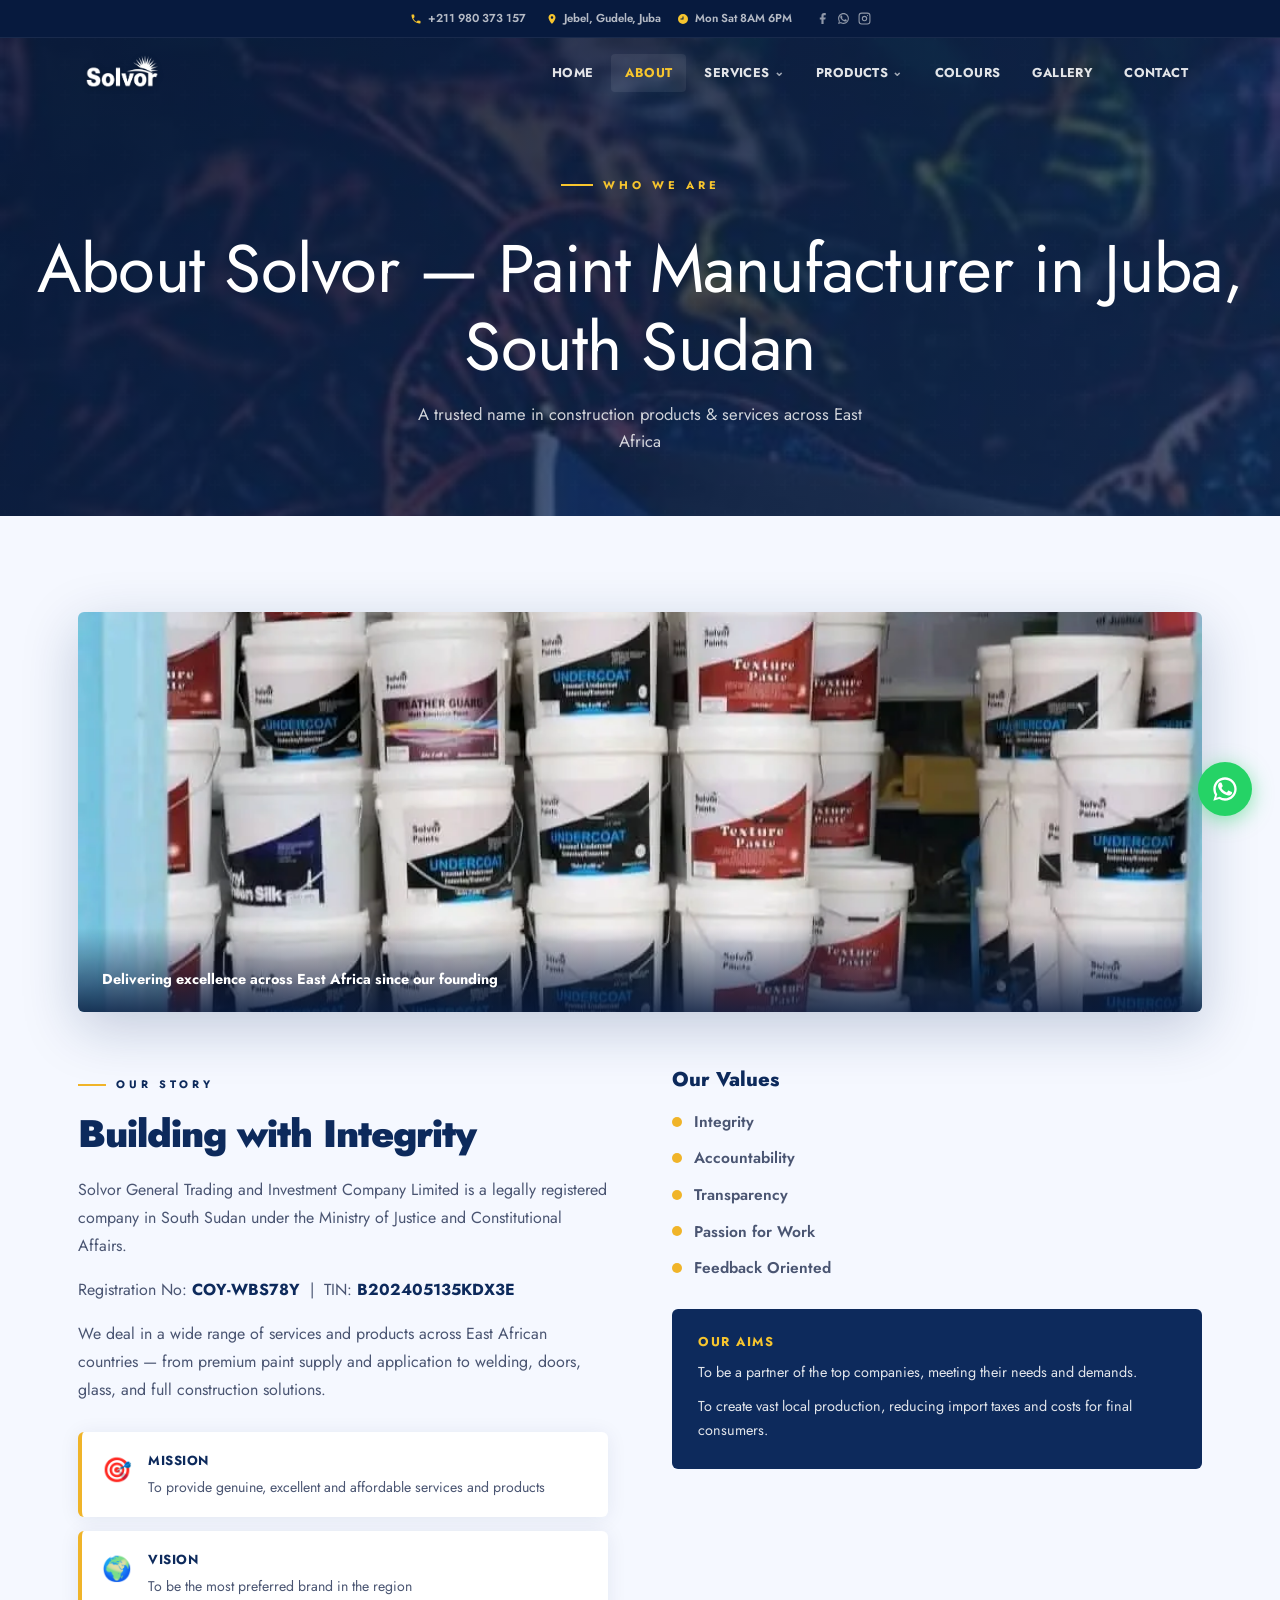
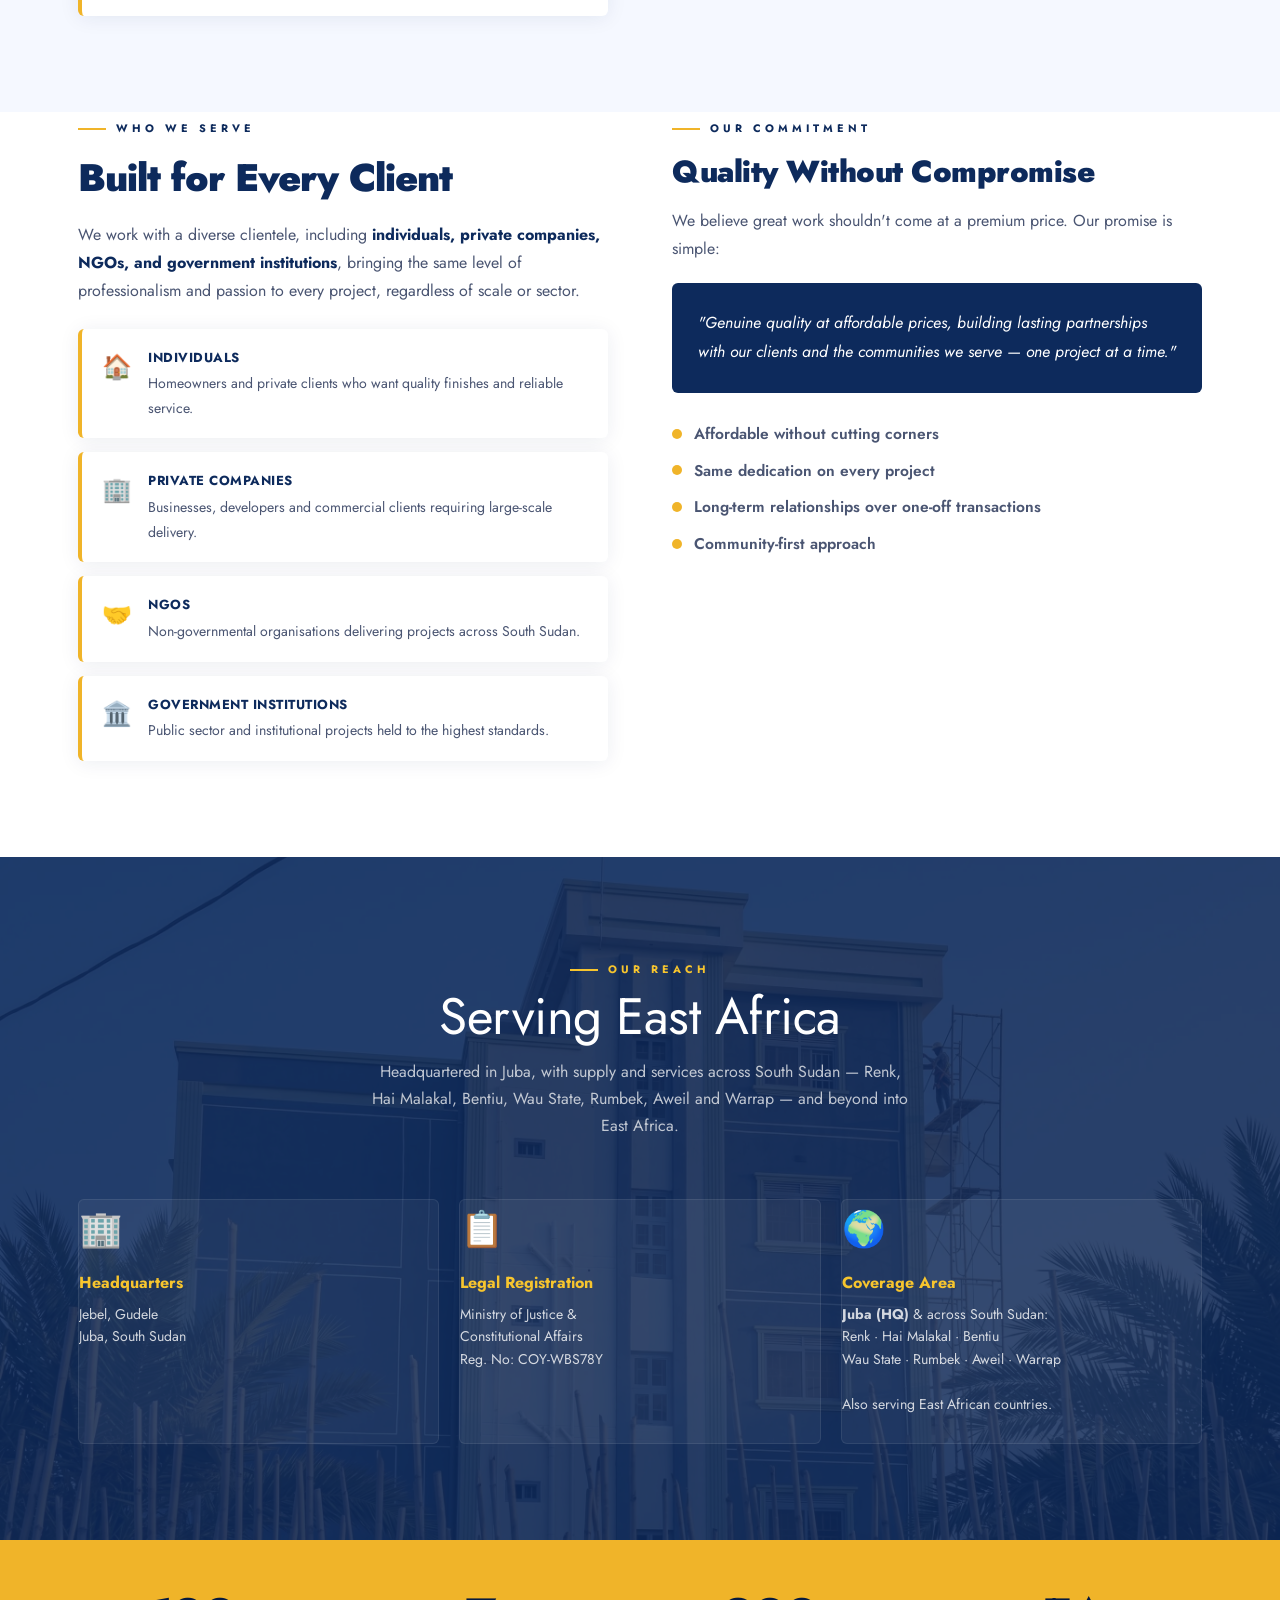
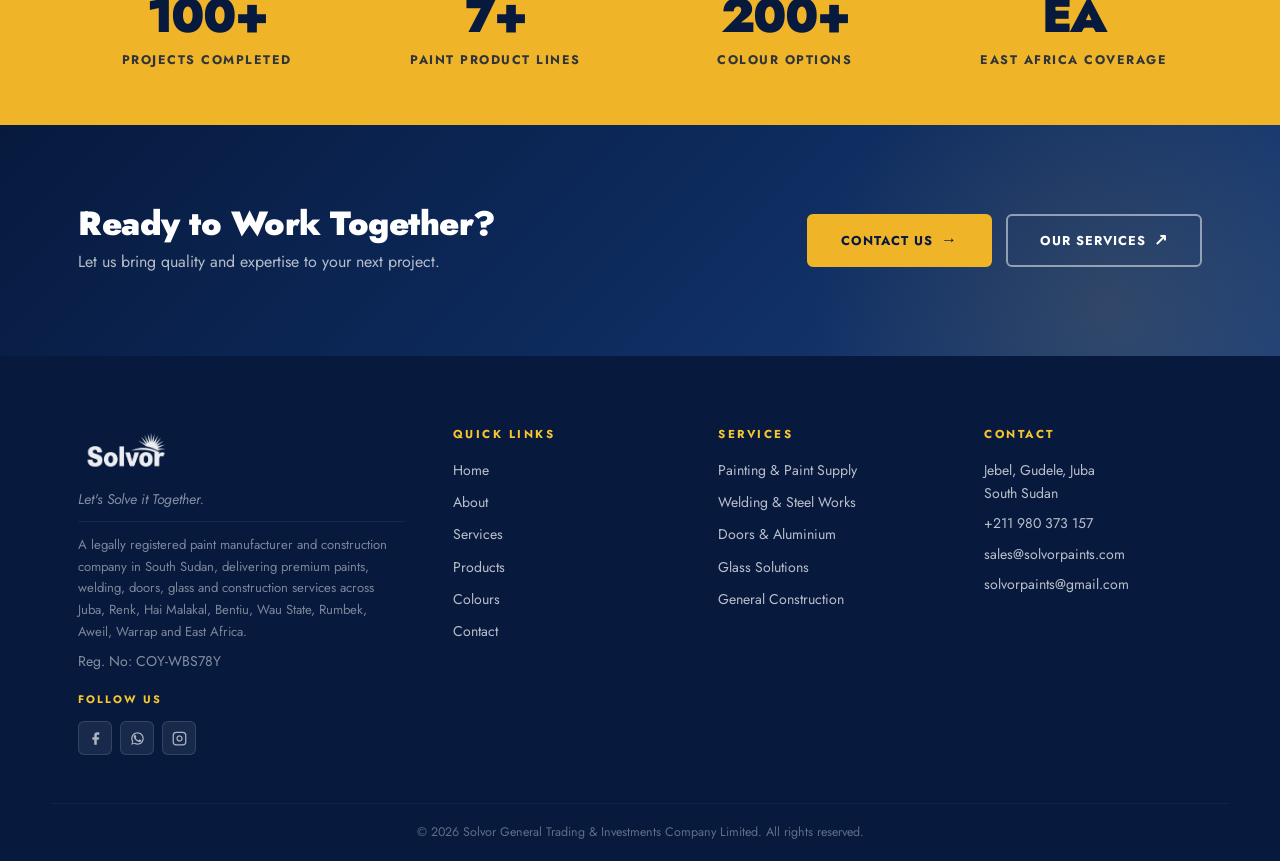
<file: about/index.html>
﻿<!DOCTYPE html>
<html lang="en">
<head>
  <meta charset="UTF-8" />
  <meta name="viewport" content="width=device-width, initial-scale=1.0" />
  <title>About Solvor Paints — Paint Manufacturer in Juba, South Sudan</title>
  <meta name="description" content="Solvor is a legally registered paint manufacturer and construction company based in Juba, South Sudan (Reg. COY-WBS78Y). Serving Juba, Renk, Wau, Malakal and all of South Sudan." />
  <meta name="robots" content="index, follow" />
  <link rel="canonical" href="https://solvorpaints.com/about/" />
  <meta property="og:type" content="website" />
  <meta property="og:url" content="https://solvorpaints.com/about/" />
  <meta property="og:title" content="About Solvor — Building East Africa with Integrity" />
  <meta property="og:description" content="Learn about Solvor — a registered South Sudanese company delivering quality construction and paint services." />
  <meta property="og:image" content="https://solvorpaints.com/images/solvor about.webp" />
  <meta name="twitter:card" content="summary_large_image" />
  <meta name="theme-color" content="#0d2a5c" />
  <link rel="icon" type="image/png" href="../images/solvor favicon.png" />
  <script type="application/ld+json">
  {
  "@context": "https://schema.org",
  "@type": ["LocalBusiness", "HomeAndConstructionBusiness", "Store"],
  "@id": "https://solvorpaints.com/#business",
  "name": "Solvor General Trading & Investments Company Limited",
  "alternateName": "Solvor Paints",
  "url": "https://solvorpaints.com/",
  "telephone": "+211980373157",
  "email": "sales@solvorpaints.com",
  "address": {
    "@type": "PostalAddress",
    "streetAddress": "Jebel, Gudele",
    "addressLocality": "Juba",
    "addressRegion": "Central Equatoria",
    "addressCountry": "SS"
  },
  "geo": { "@type": "GeoCoordinates", "latitude": 4.87170, "longitude": 31.57130 },
  "openingHoursSpecification": [{
    "@type": "OpeningHoursSpecification",
    "dayOfWeek": ["Monday","Tuesday","Wednesday","Thursday","Friday","Saturday"],
    "opens": "08:00", "closes": "18:00"
  }]
}
  </script>
  <script type="application/ld+json">
  {
  "@context": "https://schema.org",
  "@type": "BreadcrumbList",
  "itemListElement": [
    {
      "@type": "ListItem",
      "position": 1,
      "name": "Home",
      "item": "https://solvorpaints.com/"
    },
    {
      "@type": "ListItem",
      "position": 2,
      "name": "About",
      "item": "https://solvorpaints.com/about/"
    }
  ]
}
  </script>
  <link rel="stylesheet" href="../styles.css" />
    <link rel="preconnect" href="https://fonts.googleapis.com" />
  <link rel="preconnect" href="https://fonts.gstatic.com" crossorigin />
  <link href="https://fonts.googleapis.com/css2?family=Jost:ital,wght@0,400;0,500;0,600;0,700;0,800;1,400;1,700&display=swap" rel="stylesheet" />

  <script type="application/ld+json">
  {
  "@context": "https://schema.org",
  "@type": "AboutPage",
  "@id": "https://solvorpaints.com/about/",
  "url": "https://solvorpaints.com/about/",
  "name": "About Solvor Paints",
  "description": "Learn about Solvor General Trading & Investments \u2014 legally registered paint manufacturer and construction company in South Sudan.",
  "isPartOf": {
    "@id": "https://solvorpaints.com/#website"
  },
  "about": {
    "@id": "https://solvorpaints.com/#business"
  }
}
  </script>
</head>
<body>
  <a class="skip-link" href="#main-content">Skip to main content</a>

    <!-- TOP CONTACT BAR -->
  <div class="topbar">
    <div class="container topbar-inner">
      <div class="topbar-left">
        <a href="tel:+211980373157" class="topbar-item">
          <svg viewBox="0 0 24 24"><path d="M6.6 10.8c1.4 2.8 3.8 5.1 6.6 6.6l2.2-2.2c.3-.3.7-.4 1-.2 1.1.4 2.3.6 3.6.6.6 0 1 .4 1 1V20c0 .6-.4 1-1 1-9.4 0-17-7.6-17-17 0-.6.4-1 1-1h3.5c.6 0 1 .4 1 1 0 1.3.2 2.5.6 3.6.1.3 0 .7-.2 1L6.6 10.8z"/></svg>
          +211 980 373 157
        </a>        <span class="topbar-item">
          <svg viewBox="0 0 24 24"><path d="M12 2C8.13 2 5 5.13 5 9c0 5.25 7 13 7 13s7-7.75 7-13c0-3.87-3.13-7-7-7zm0 9.5c-1.38 0-2.5-1.12-2.5-2.5s1.12-2.5 2.5-2.5 2.5 1.12 2.5 2.5-1.12 2.5-2.5 2.5z"/></svg>
          Jebel, Gudele, Juba
        </span>
      </div>
      <div class="topbar-right">
        <span class="topbar-item">
          <svg viewBox="0 0 24 24"><path d="M12 2a10 10 0 1 0 0 20A10 10 0 0 0 12 2zm1 11H7v-2h4V7h2v6z"/></svg>
          Mon Sat  8AM 6PM
        </span>        <div class="topbar-social">
          <a href="https://facebook.com/solvorpaints" target="_blank" rel="noopener" aria-label="Facebook"><svg viewBox="0 0 24 24"><path d="M18 2h-3a5 5 0 00-5 5v3H7v4h3v8h4v-8h3l1-4h-4V7a1 1 0 011-1h3z"/></svg></a>
          <a href="https://wa.me/211980373157" target="_blank" rel="noopener" aria-label="WhatsApp"><svg viewBox="0 0 24 24"><path d="M17.472 14.382c-.297-.149-1.758-.867-2.03-.967-.273-.099-.471-.148-.67.15-.197.297-.767.966-.94 1.164-.173.199-.347.223-.644.075-.297-.15-1.255-.463-2.39-1.475-.883-.788-1.48-1.761-1.653-2.059-.173-.297-.018-.458.13-.606.134-.133.298-.347.446-.52.149-.174.198-.298.298-.497.099-.198.05-.371-.025-.52-.075-.149-.669-1.612-.916-2.207-.242-.579-.487-.5-.669-.51-.173-.008-.371-.01-.57-.01-.198 0-.52.074-.792.372-.272.297-1.04 1.016-1.04 2.479 0 1.462 1.065 2.875 1.213 3.074.149.198 2.096 3.2 5.077 4.487.709.306 1.262.489 1.694.625.712.227 1.36.195 1.871.118.571-.085 1.758-.719 2.006-1.413.248-.694.248-1.289.173-1.413-.074-.124-.272-.198-.57-.347zM12 2C6.477 2 2 6.477 2 12c0 1.89.525 3.66 1.438 5.168L2 22l4.978-1.41A9.96 9.96 0 0012 22c5.523 0 10-4.477 10-10S17.523 2 12 2zm0 18a7.96 7.96 0 01-4.144-1.158l-.297-.176-3.073.872.872-3.004-.195-.308A7.96 7.96 0 014 12c0-4.418 3.582-8 8-8s8 3.582 8 8-3.582 8-8 8z"/></svg></a>
          <a href="https://instagram.com/solvorpaints" target="_blank" rel="noopener" aria-label="Instagram"><svg viewBox="0 0 24 24"><rect x="2" y="2" width="20" height="20" rx="5" ry="5" fill="none" stroke="currentColor" stroke-width="2"/><circle cx="12" cy="12" r="4" fill="none" stroke="currentColor" stroke-width="2"/><circle cx="17.5" cy="6.5" r="1" fill="currentColor"/></svg></a>
        </div>
      </div>
    </div>
  </div>

<nav class="navbar scrolled" id="navbar">
    <div class="nav-container">
      <a href="../" class="nav-logo">
        <img src="../images/solvor company logo.webp" alt="Solvor Paints" class="nav-logo-img" />
      </a>
      <button class="nav-toggle" id="nav-toggle" aria-label="Toggle navigation">
        <span></span><span></span><span></span>
      </button>
      <ul class="nav-links" id="nav-links">
        <li><a href="../">Home</a></li>
        <li><a href="../about/" class="active">About</a></li>
        <li class="has-dropdown">
          <a href="../services/">Services <span class="chevron">&#8964;</span></a>
          <ul class="dropdown">
            <li><a href="../services/#painting">Painting</a></li>
            <li><a href="../services/#supply">Paint Supply</a></li>
            <li><a href="../services/#welding">Welding &amp; Steel</a></li>
            <li><a href="../services/#doors">Doors</a></li>
            <li><a href="../services/#glass">Glass &amp; Aluminium</a></li>
            <li><a href="../services/#construction">General Construction</a></li>
          </ul>
        </li>
        <li class="has-dropdown">
          <a href="../products/">Products <span class="chevron">&#8964;</span></a>
          <ul class="dropdown">
            <li><a href="../products/">Vinyl Silk Emulsion</a></li>
            <li><a href="../products/">Matt Emulsion</a></li>
            <li><a href="../products/">Weatherguard Matt</a></li>
            <li><a href="../products/">Textured Paint</a></li>
            <li><a href="../products/">Roofing Paint</a></li>
            <li><a href="../colours/">Colour Range</a></li>
          </ul>
        </li>
        <li><a href="../colours/">Colours</a></li>
        <li><a href="../gallery/">Gallery</a></li>
        <li><a href="../contact/">Contact</a></li>
      </ul>
    </div>
  </nav>

  <!-- PAGE HERO -->
  <main id="main-content">
  <section class="page-hero" style="background-image:url('../images/solvor about.webp'); background-size:cover; background-position:center top;">
    <div class="page-hero-overlay"></div>
    <div class="page-hero-content">
      <span class="hero-eyebrow">Who We Are</span>
      <h1>About Solvor — Paint Manufacturer in Juba, South Sudan</h1>
      <p>A trusted name in construction products & services across East Africa</p>
    </div>
  </section>

  <!-- INTRO -->
  <section class="section about">
    <div class="container">
      <div class="about-photo">
        <img src="../images/WhatsApp Image 2026-05-27 at 3.00.05 PM.webp" alt="Solvor Paints full product range on display" loading="lazy" />
        <div class="about-photo-badge">Delivering excellence across East Africa since our founding</div>
      </div>
      <div class="about-grid">
        <div class="about-text">
          <span class="section-label">Our Story</span>
          <h2>Building with Integrity</h2>
          <p>Solvor General Trading and Investment Company Limited is a legally registered company in South Sudan under the Ministry of Justice and Constitutional Affairs.</p>
          <p>Registration No: <strong>COY-WBS78Y</strong> &nbsp;|&nbsp; TIN: <strong>B202405135KDX3E</strong></p>
          <p>We deal in a wide range of services and products across East African countries — from premium paint supply and application to welding, doors, glass, and full construction solutions.</p>
          <div class="about-badges">
            <div class="badge">
              <span class="badge-icon">🎯</span>
              <div>
                <strong>Mission</strong>
                <p>To provide genuine, excellent and affordable services and products</p>
              </div>
            </div>
            <div class="badge">
              <span class="badge-icon">🌍</span>
              <div>
                <strong>Vision</strong>
                <p>To be the most preferred brand in the region</p>
              </div>
            </div>
          </div>
        </div>
        <div class="about-values">
          <h3>Our Values</h3>
          <ul class="values-list">
            <li><span class="value-dot"></span>Integrity</li>
            <li><span class="value-dot"></span>Accountability</li>
            <li><span class="value-dot"></span>Transparency</li>
            <li><span class="value-dot"></span>Passion for Work</li>
            <li><span class="value-dot"></span>Feedback Oriented</li>
          </ul>
          <div class="aims-box">
            <h4>Our Aims</h4>
            <p>To be a partner of the top companies, meeting their needs and demands.</p>
            <p>To create vast local production, reducing import taxes and costs for final consumers.</p>
          </div>
        </div>
      </div>
    </div>
  </section>

  <!-- WHO WE SERVE + COMMITMENT -->
  <section class="section" style="background:var(--white); padding-top:0;">
    <div class="container">
      <div class="about-grid">

        <div class="about-text">
          <span class="section-label">Who We Serve</span>
          <h2>Built for Every Client</h2>
          <p>We work with a diverse clientele, including <strong>individuals, private companies, NGOs, and government institutions</strong>, bringing the same level of professionalism and passion to every project, regardless of scale or sector.</p>
          <div class="about-badges" style="margin-top:24px;">
            <div class="badge"><span class="badge-icon">🏠</span><div><strong>Individuals</strong><p>Homeowners and private clients who want quality finishes and reliable service.</p></div></div>
            <div class="badge"><span class="badge-icon">🏢</span><div><strong>Private Companies</strong><p>Businesses, developers and commercial clients requiring large-scale delivery.</p></div></div>
            <div class="badge"><span class="badge-icon">🤝</span><div><strong>NGOs</strong><p>Non-governmental organisations delivering projects across South Sudan.</p></div></div>
            <div class="badge"><span class="badge-icon">🏛️</span><div><strong>Government Institutions</strong><p>Public sector and institutional projects held to the highest standards.</p></div></div>
          </div>
        </div>

        <div class="about-values">
          <span class="section-label">Our Commitment</span>
          <h3 style="font-size:clamp(1.4rem,2.5vw,1.9rem);font-weight:900;color:var(--primary);letter-spacing:-0.5px;margin:8px 0 18px;">Quality Without Compromise</h3>
          <p style="color:var(--text-muted);font-size:1rem;line-height:1.75;margin-bottom:20px;">We believe great work shouldn't come at a premium price. Our promise is simple:</p>
          <div class="aims-box">
            <p style="font-size:1rem;font-style:italic;line-height:1.8;opacity:1;">"Genuine quality at affordable prices, building lasting partnerships with our clients and the communities we serve — one project at a time."</p>
          </div>
          <ul class="values-list" style="margin-top:28px;">
            <li><span class="value-dot"></span>Affordable without cutting corners</li>
            <li><span class="value-dot"></span>Same dedication on every project</li>
            <li><span class="value-dot"></span>Long-term relationships over one-off transactions</li>
            <li><span class="value-dot"></span>Community-first approach</li>
          </ul>
        </div>

      </div>
    </div>
  </section>

  <!-- COVERAGE -->
  <section class="section services-teaser" style="background-image:url('../images/solvor paints Apartment painting project.webp'); background-size:cover; background-position:center; position:relative;">
    <div style="position:absolute;inset:0;background:rgba(13,42,92,0.88);"></div>
    <div class="container" style="position:relative;">
      <div class="section-header light">
        <span class="section-label">Our Reach</span>
        <h2>Serving East Africa</h2>
        <p class="section-desc">Headquartered in Juba, with supply and services across South Sudan — Renk, Hai Malakal, Bentiu, Wau State, Rumbek, Aweil and Warrap — and beyond into East Africa.</p>
      </div>
      <div class="services-grid" style="grid-template-columns: repeat(3,1fr);">
        <div class="service-card">
          <div class="service-icon">🏢</div>
          <h3>Headquarters</h3>
          <p>Jebel, Gudele<br>Juba, South Sudan</p>
        </div>
        <div class="service-card">
          <div class="service-icon">📋</div>
          <h3>Legal Registration</h3>
          <p>Ministry of Justice &<br>Constitutional Affairs<br>Reg. No: COY-WBS78Y</p>
        </div>
        <div class="service-card">
          <div class="service-icon">🌍</div>
          <h3>Coverage Area</h3>
          <p><strong>Juba (HQ)</strong> &amp; across South Sudan:<br>Renk &middot; Hai Malakal &middot; Bentiu<br>Wau State &middot; Rumbek &middot; Aweil &middot; Warrap<br><br>Also serving East African countries.</p>
        </div>
      </div>
    </div>
  </section>

  <!-- STATS -->
  <section class="stats-bar">
    <div class="container stats-grid">
      <div class="stat"><span class="stat-num">100+</span><span class="stat-label">Projects Completed</span></div>
      <div class="stat"><span class="stat-num">7+</span><span class="stat-label">Paint Product Lines</span></div>
      <div class="stat"><span class="stat-num">200+</span><span class="stat-label">Colour Options</span></div>
      <div class="stat"><span class="stat-num">EA</span><span class="stat-label">East Africa Coverage</span></div>
    </div>
  </section>

  <!-- CTA -->
  <section class="cta-banner">
    <div class="container cta-inner">
      <div>
        <h2>Ready to Work Together?</h2>
        <p>Let us bring quality and expertise to your next project.</p>
      </div>
      <div class="cta-actions">
        <a href="../contact/" class="btn btn-primary">Contact Us</a>
        <a href="../services/" class="btn btn-outline">Our Services</a>
      </div>
    </div>
  </section>

  </main>
  <footer class="footer">
    <div class="container footer-inner">
      <div class="footer-brand">
        <div class="footer-logo">
          <img src="../images/solvor company logo.webp" alt="Solvor Paints" class="footer-logo-img" />
        </div>
        <p>Let's Solve it Together.</p>
        <p class="footer-about">A legally registered paint manufacturer and construction company in South Sudan, delivering premium paints, welding, doors, glass and construction services across Juba, Renk, Hai Malakal, Bentiu, Wau State, Rumbek, Aweil, Warrap and East Africa.</p>
        <p class="footer-reg">Reg. No: COY-WBS78Y</p>
        <div class="footer-social">
          <h5>Follow Us</h5>
          <div class="social-links">
            <a href="https://facebook.com/solvorpaints" target="_blank" rel="noopener" aria-label="Facebook" class="social-link"><svg viewBox="0 0 24 24"><path d="M18 2h-3a5 5 0 00-5 5v3H7v4h3v8h4v-8h3l1-4h-4V7a1 1 0 011-1h3z"/></svg></a>
            <a href="https://wa.me/211980373157" target="_blank" rel="noopener" aria-label="WhatsApp" class="social-link"><svg viewBox="0 0 24 24"><path d="M17.472 14.382c-.297-.149-1.758-.867-2.03-.967-.273-.099-.471-.148-.67.15-.197.297-.767.966-.94 1.164-.173.199-.347.223-.644.075-.297-.15-1.255-.463-2.39-1.475-.883-.788-1.48-1.761-1.653-2.059-.173-.297-.018-.458.13-.606.134-.133.298-.347.446-.52.149-.174.198-.298.298-.497.099-.198.05-.371-.025-.52-.075-.149-.669-1.612-.916-2.207-.242-.579-.487-.5-.669-.51-.173-.008-.371-.01-.57-.01-.198 0-.52.074-.792.372-.272.297-1.04 1.016-1.04 2.479 0 1.462 1.065 2.875 1.213 3.074.149.198 2.096 3.2 5.077 4.487.709.306 1.262.489 1.694.625.712.227 1.36.195 1.871.118.571-.085 1.758-.719 2.006-1.413.248-.694.248-1.289.173-1.413-.074-.124-.272-.198-.57-.347zM12 2C6.477 2 2 6.477 2 12c0 1.89.525 3.66 1.438 5.168L2 22l4.978-1.41A9.96 9.96 0 0012 22c5.523 0 10-4.477 10-10S17.523 2 12 2zm0 18a7.96 7.96 0 01-4.144-1.158l-.297-.176-3.073.872.872-3.004-.195-.308A7.96 7.96 0 014 12c0-4.418 3.582-8 8-8s8 3.582 8 8-3.582 8-8 8z"/></svg></a>
            <a href="https://instagram.com/solvorpaints" target="_blank" rel="noopener" aria-label="Instagram" class="social-link"><svg viewBox="0 0 24 24"><rect x="2" y="2" width="20" height="20" rx="5" ry="5" fill="none" stroke="currentColor" stroke-width="2"/><path d="M16 11.37A4 4 0 1112.63 8 4 4 0 0116 11.37z" fill="none" stroke="currentColor" stroke-width="2"/><line x1="17.5" y1="6.5" x2="17.51" y2="6.5" stroke="currentColor" stroke-width="2"/></svg></a>
          </div>
        </div>
      </div>
      <div class="footer-links">
        <h4>Quick Links</h4>
        <ul>
          <li><a href="../">Home</a></li>
          <li><a href="../about/">About</a></li>
          <li><a href="../services/">Services</a></li>
          <li><a href="../products/">Products</a></li>
          <li><a href="../colours/">Colours</a></li>
          <li><a href="../contact/">Contact</a></li>
        </ul>
      </div>
      <div class="footer-services">
        <h4>Services</h4>
        <ul>
          <li>Painting & Paint Supply</li>
          <li>Welding & Steel Works</li>
          <li>Doors & Aluminium</li>
          <li>Glass Solutions</li>
          <li>General Construction</li>
        </ul>
      </div>
      <div class="footer-contact">
        <h4>Contact</h4>
        <p>Jebel, Gudele, Juba<br>South Sudan</p>
        <p><a href="tel:+211980373157">+211 980 373 157</a></p>
        <p><a href="mailto:sales@solvorpaints.com">sales@solvorpaints.com</a></p>
        <p><a href="mailto:solvorpaints@gmail.com">solvorpaints@gmail.com</a></p>
      </div>
    </div>
    <div class="footer-bottom">
      <p>&copy; 2026 Solvor General Trading & Investments Company Limited. All rights reserved.</p>
    </div>
  </footer>

  <a href="#" class="back-to-top" id="back-to-top">&#8593;</a>
  <a href="https://wa.me/211980373157?text=Hello%20Solvor%2C%20I%27d%20like%20to%20enquire%20about%20your%20services." class="whatsapp-float" target="_blank" rel="noopener noreferrer" aria-label="Chat on WhatsApp">
    <svg viewBox="0 0 24 24"><path d="M17.472 14.382c-.297-.149-1.758-.867-2.03-.967-.273-.099-.471-.148-.67.15-.197.297-.767.966-.94 1.164-.173.199-.347.223-.644.075-.297-.15-1.255-.463-2.39-1.475-.883-.788-1.48-1.761-1.653-2.059-.173-.297-.018-.458.13-.606.134-.133.298-.347.446-.52.149-.174.198-.298.298-.497.099-.198.05-.371-.025-.52-.075-.149-.669-1.612-.916-2.207-.242-.579-.487-.5-.669-.51-.173-.008-.371-.01-.57-.01-.198 0-.52.074-.792.372-.272.297-1.04 1.016-1.04 2.479 0 1.462 1.065 2.875 1.213 3.074.149.198 2.096 3.2 5.077 4.487.709.306 1.262.489 1.694.625.712.227 1.36.195 1.871.118.571-.085 1.758-.719 2.006-1.413.248-.694.248-1.289.173-1.413-.074-.124-.272-.198-.57-.347zM12 2C6.477 2 2 6.477 2 12c0 1.89.525 3.66 1.438 5.168L2 22l4.978-1.41A9.96 9.96 0 0012 22c5.523 0 10-4.477 10-10S17.523 2 12 2zm0 18a7.96 7.96 0 01-4.144-1.158l-.297-.176-3.073.872.872-3.004-.195-.308A7.96 7.96 0 014 12c0-4.418 3.582-8 8-8s8 3.582 8 8-3.582 8-8 8z"/></svg>
    <span class="wa-tooltip">Chat with us</span>
  </a>
  <script src="../script.js"></script>
</body>
</html>
</file>
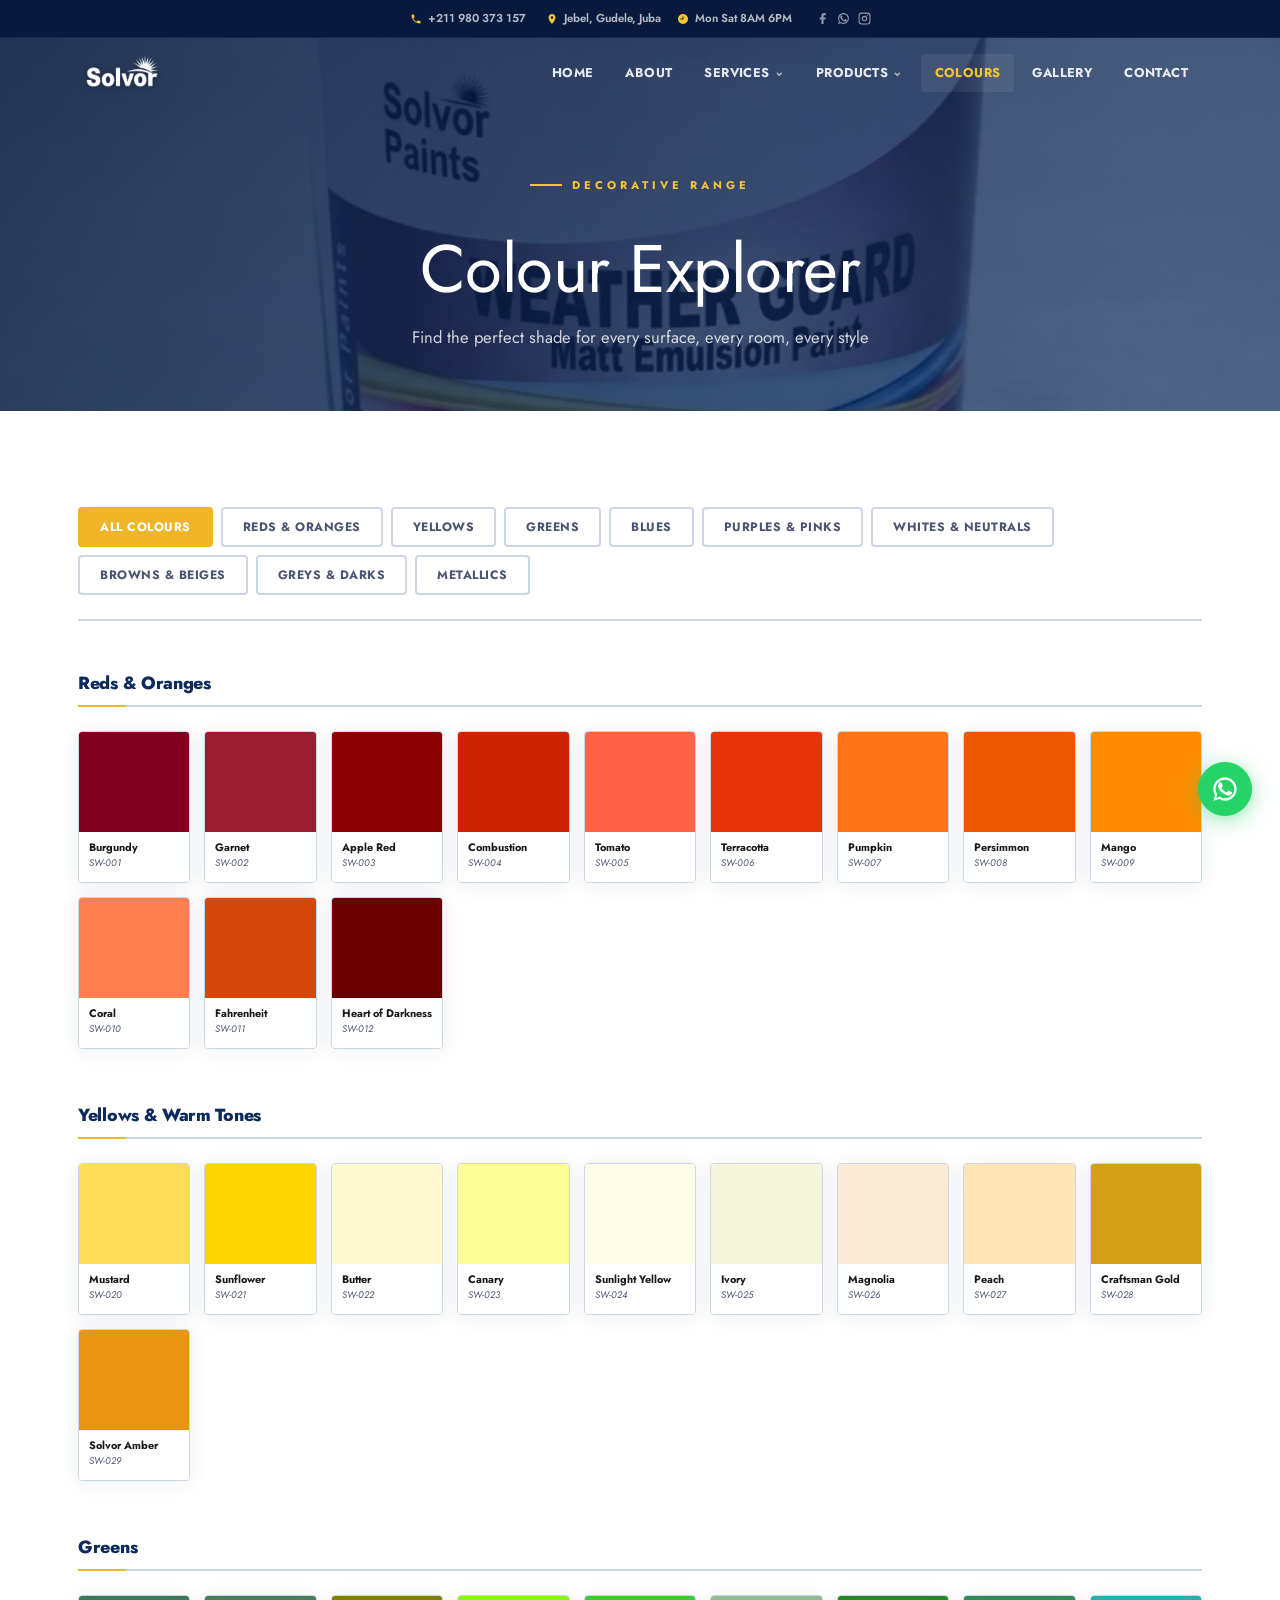
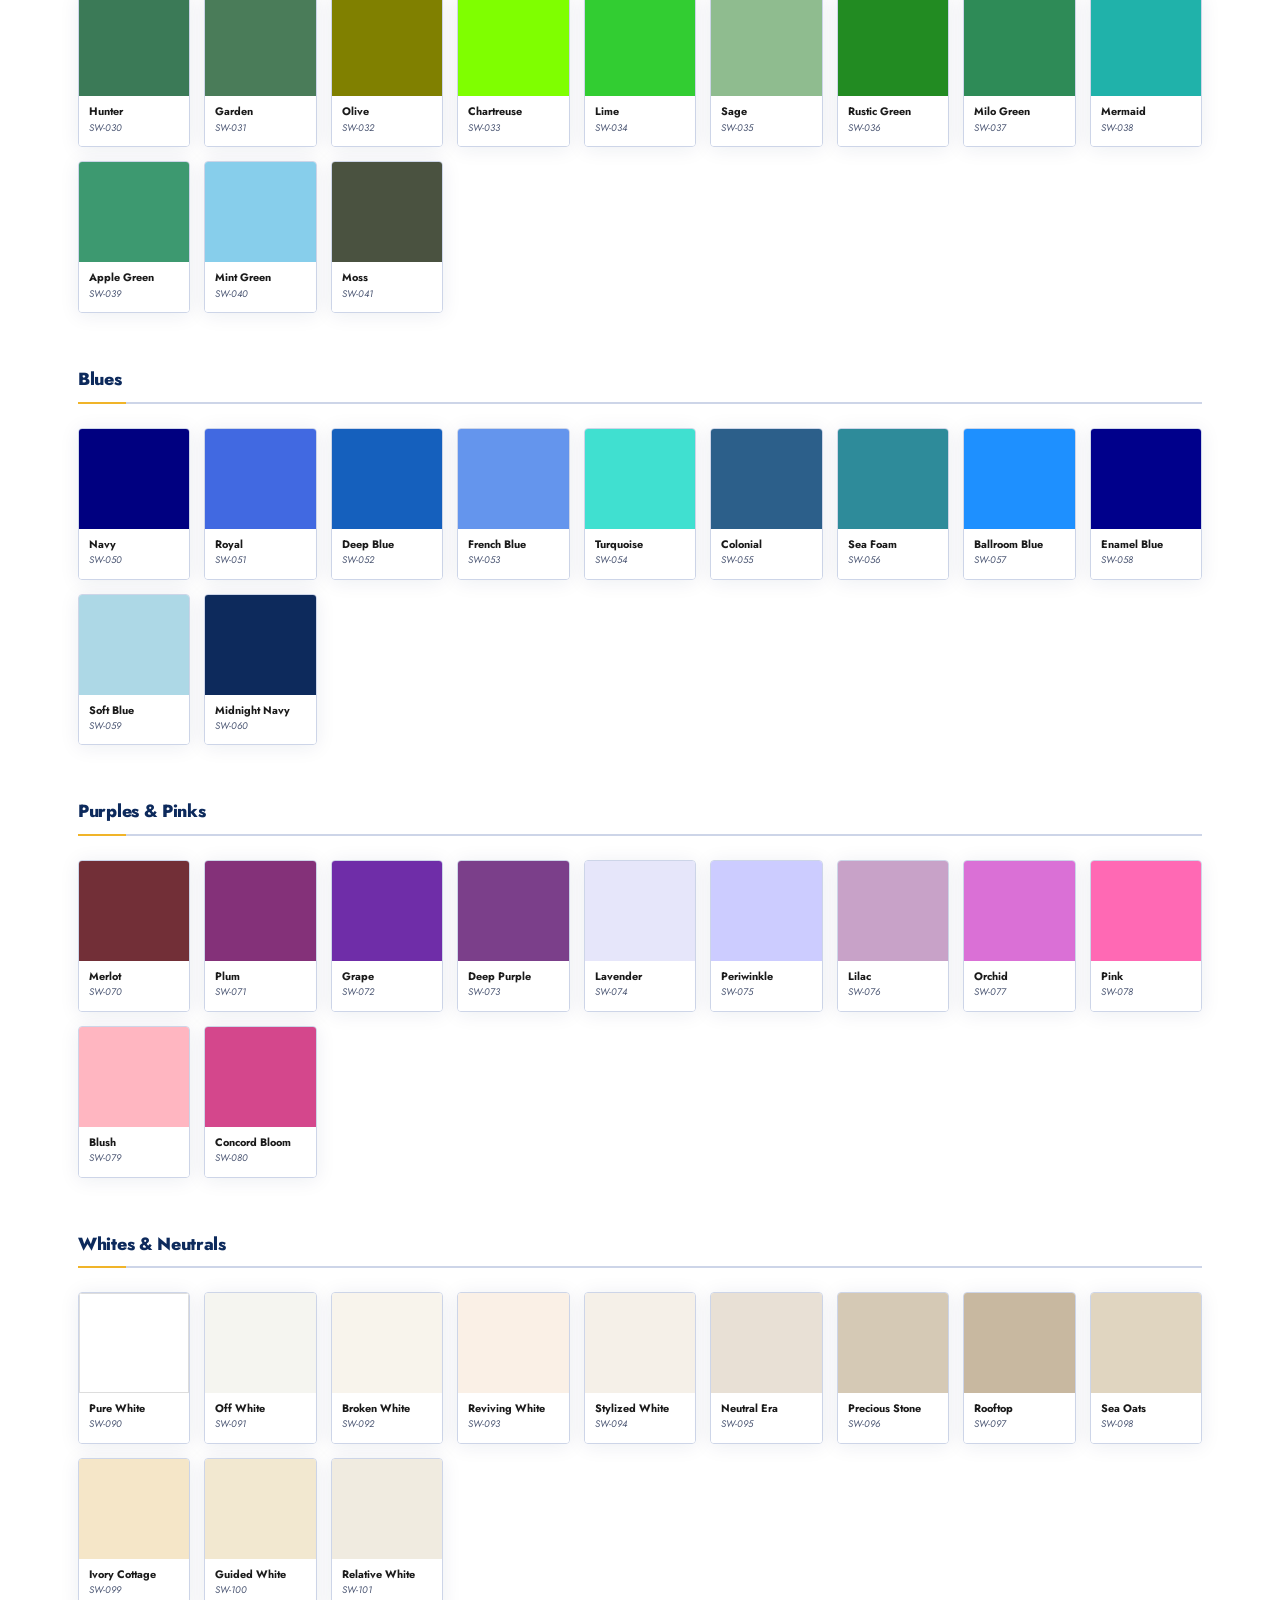
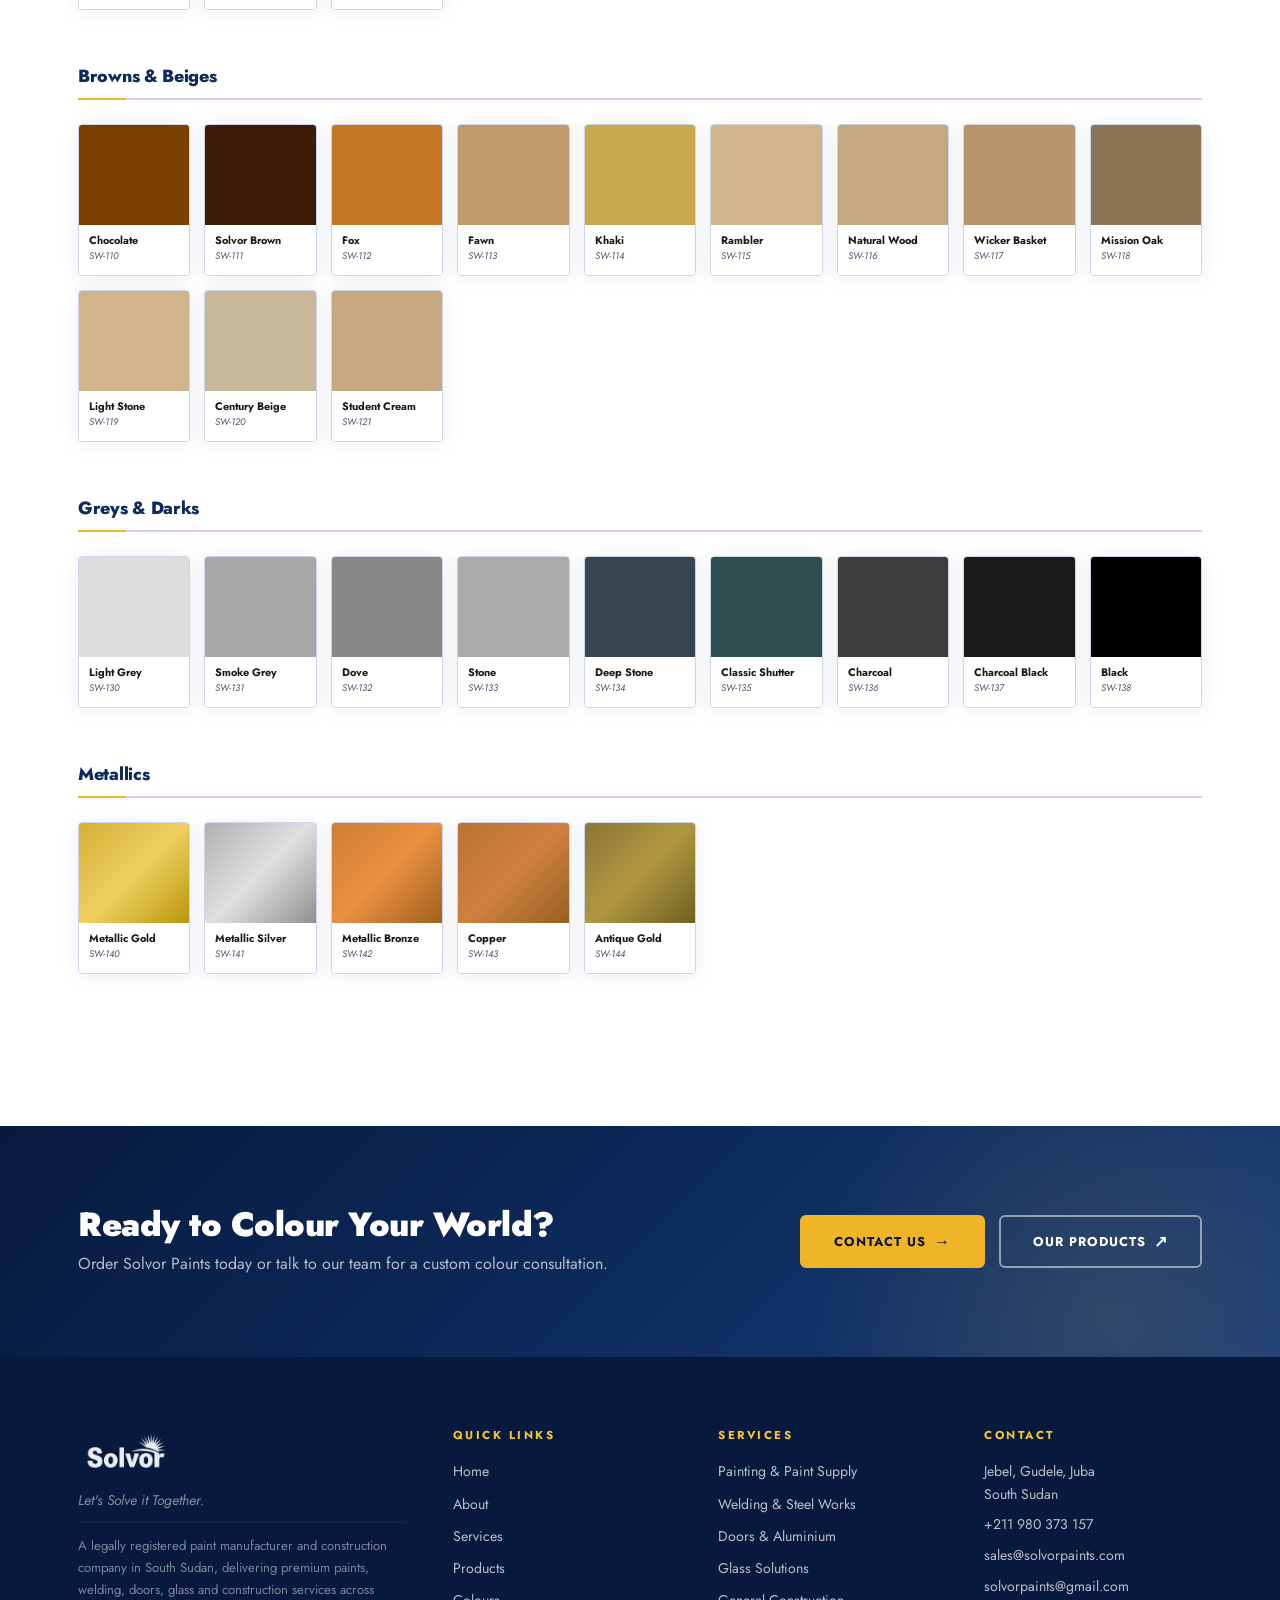
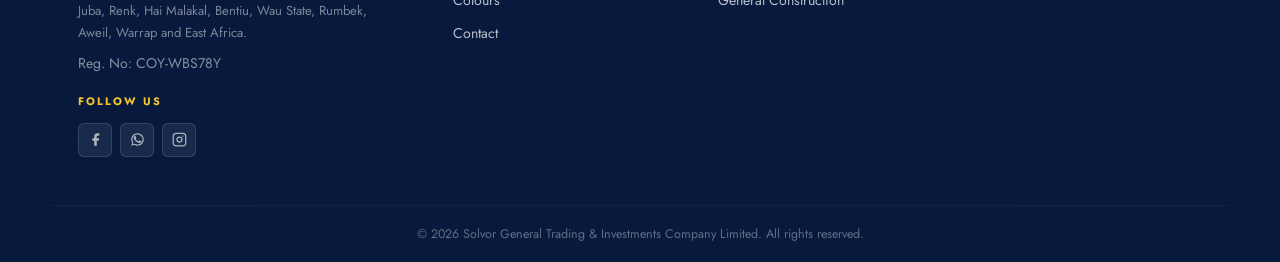
<file: colours/index.html>
<!DOCTYPE html>
<html lang="en">
<head>
  <meta charset="UTF-8" />
  <meta name="viewport" content="width=device-width, initial-scale=1.0" />
  <title>Colour Range — 200+ Decorative Paint Colours | Solvor Paints Juba</title>
  <meta name="description" content="Explore Solvor's 200+ paint colours — reds, blues, greens, neutrals and metallics for interior and exterior surfaces across South Sudan." />
  <meta name="robots" content="index, follow" />
  <link rel="canonical" href="https://solvorpaints.com/colours/" />
  <meta property="og:type" content="website" />
  <meta property="og:url" content="https://solvorpaints.com/colours/" />
  <meta property="og:title" content="200+ Paint Colours — Solvor Colour Explorer" />
  <meta property="og:description" content="Browse Solvor's full decorative colour range. Filter by family — reds, blues, greens, neutrals, metallics and more." />
  <meta property="og:image" content="https://solvorpaints.com/images/solvor paints bucket.webp" />
  <meta name="twitter:card" content="summary_large_image" />
  <meta name="theme-color" content="#0d2a5c" />
  <link rel="icon" type="image/png" href="../images/solvor favicon.png" />
  <script type="application/ld+json">
  {
  "@context": "https://schema.org",
  "@type": ["LocalBusiness", "HomeAndConstructionBusiness", "Store"],
  "@id": "https://solvorpaints.com/#business",
  "name": "Solvor General Trading & Investments Company Limited",
  "alternateName": "Solvor Paints",
  "url": "https://solvorpaints.com/",
  "telephone": "+211980373157",
  "email": "sales@solvorpaints.com",
  "address": {
    "@type": "PostalAddress",
    "streetAddress": "Jebel, Gudele",
    "addressLocality": "Juba",
    "addressRegion": "Central Equatoria",
    "addressCountry": "SS"
  },
  "geo": { "@type": "GeoCoordinates", "latitude": 4.87170, "longitude": 31.57130 },
  "openingHoursSpecification": [{
    "@type": "OpeningHoursSpecification",
    "dayOfWeek": ["Monday","Tuesday","Wednesday","Thursday","Friday","Saturday"],
    "opens": "08:00", "closes": "18:00"
  }]
}
  </script>
  <script type="application/ld+json">
  {
  "@context": "https://schema.org",
  "@type": "BreadcrumbList",
  "itemListElement": [
    {
      "@type": "ListItem",
      "position": 1,
      "name": "Home",
      "item": "https://solvorpaints.com/"
    },
    {
      "@type": "ListItem",
      "position": 2,
      "name": "Colour Range",
      "item": "https://solvorpaints.com/colours/"
    }
  ]
}
  </script>
  <link rel="stylesheet" href="../styles.css" />
    <link rel="preconnect" href="https://fonts.googleapis.com" />
  <link rel="preconnect" href="https://fonts.gstatic.com" crossorigin />
  <link href="https://fonts.googleapis.com/css2?family=Jost:ital,wght@0,400;0,500;0,600;0,700;0,800;1,400;1,700&display=swap" rel="stylesheet" />
</head>
<body>
  <a class="skip-link" href="#main-content">Skip to main content</a>

    <!-- TOP CONTACT BAR -->
  <div class="topbar">
    <div class="container topbar-inner">
      <div class="topbar-left">
        <a href="tel:+211980373157" class="topbar-item">
          <svg viewBox="0 0 24 24"><path d="M6.6 10.8c1.4 2.8 3.8 5.1 6.6 6.6l2.2-2.2c.3-.3.7-.4 1-.2 1.1.4 2.3.6 3.6.6.6 0 1 .4 1 1V20c0 .6-.4 1-1 1-9.4 0-17-7.6-17-17 0-.6.4-1 1-1h3.5c.6 0 1 .4 1 1 0 1.3.2 2.5.6 3.6.1.3 0 .7-.2 1L6.6 10.8z"/></svg>
          +211 980 373 157
        </a>        <span class="topbar-item">
          <svg viewBox="0 0 24 24"><path d="M12 2C8.13 2 5 5.13 5 9c0 5.25 7 13 7 13s7-7.75 7-13c0-3.87-3.13-7-7-7zm0 9.5c-1.38 0-2.5-1.12-2.5-2.5s1.12-2.5 2.5-2.5 2.5 1.12 2.5 2.5-1.12 2.5-2.5 2.5z"/></svg>
          Jebel, Gudele, Juba
        </span>
      </div>
      <div class="topbar-right">
        <span class="topbar-item">
          <svg viewBox="0 0 24 24"><path d="M12 2a10 10 0 1 0 0 20A10 10 0 0 0 12 2zm1 11H7v-2h4V7h2v6z"/></svg>
          Mon Sat  8AM 6PM
        </span>        <div class="topbar-social">
          <a href="https://facebook.com/solvorpaints" target="_blank" rel="noopener" aria-label="Facebook"><svg viewBox="0 0 24 24"><path d="M18 2h-3a5 5 0 00-5 5v3H7v4h3v8h4v-8h3l1-4h-4V7a1 1 0 011-1h3z"/></svg></a>
          <a href="https://wa.me/211980373157" target="_blank" rel="noopener" aria-label="WhatsApp"><svg viewBox="0 0 24 24"><path d="M17.472 14.382c-.297-.149-1.758-.867-2.03-.967-.273-.099-.471-.148-.67.15-.197.297-.767.966-.94 1.164-.173.199-.347.223-.644.075-.297-.15-1.255-.463-2.39-1.475-.883-.788-1.48-1.761-1.653-2.059-.173-.297-.018-.458.13-.606.134-.133.298-.347.446-.52.149-.174.198-.298.298-.497.099-.198.05-.371-.025-.52-.075-.149-.669-1.612-.916-2.207-.242-.579-.487-.5-.669-.51-.173-.008-.371-.01-.57-.01-.198 0-.52.074-.792.372-.272.297-1.04 1.016-1.04 2.479 0 1.462 1.065 2.875 1.213 3.074.149.198 2.096 3.2 5.077 4.487.709.306 1.262.489 1.694.625.712.227 1.36.195 1.871.118.571-.085 1.758-.719 2.006-1.413.248-.694.248-1.289.173-1.413-.074-.124-.272-.198-.57-.347zM12 2C6.477 2 2 6.477 2 12c0 1.89.525 3.66 1.438 5.168L2 22l4.978-1.41A9.96 9.96 0 0012 22c5.523 0 10-4.477 10-10S17.523 2 12 2zm0 18a7.96 7.96 0 01-4.144-1.158l-.297-.176-3.073.872.872-3.004-.195-.308A7.96 7.96 0 014 12c0-4.418 3.582-8 8-8s8 3.582 8 8-3.582 8-8 8z"/></svg></a>
          <a href="https://instagram.com/solvorpaints" target="_blank" rel="noopener" aria-label="Instagram"><svg viewBox="0 0 24 24"><rect x="2" y="2" width="20" height="20" rx="5" ry="5" fill="none" stroke="currentColor" stroke-width="2"/><circle cx="12" cy="12" r="4" fill="none" stroke="currentColor" stroke-width="2"/><circle cx="17.5" cy="6.5" r="1" fill="currentColor"/></svg></a>
        </div>
      </div>
    </div>
  </div>

<nav class="navbar scrolled" id="navbar">
    <div class="nav-container">
      <a href="../" class="nav-logo">
        <img src="../images/solvor company logo.webp" alt="Solvor Paints" class="nav-logo-img" />
      </a>
      <button class="nav-toggle" id="nav-toggle" aria-label="Toggle navigation">
        <span></span><span></span><span></span>
      </button>
      <ul class="nav-links" id="nav-links">
        <li><a href="../">Home</a></li>
        <li><a href="../about/">About</a></li>
        <li class="has-dropdown">
          <a href="../services/">Services <span class="chevron">&#8964;</span></a>
          <ul class="dropdown">
            <li><a href="../services/#painting">Painting</a></li>
            <li><a href="../services/#supply">Paint Supply</a></li>
            <li><a href="../services/#welding">Welding &amp; Steel</a></li>
            <li><a href="../services/#doors">Doors</a></li>
            <li><a href="../services/#glass">Glass &amp; Aluminium</a></li>
            <li><a href="../services/#construction">General Construction</a></li>
          </ul>
        </li>
        <li class="has-dropdown">
          <a href="../products/">Products <span class="chevron">&#8964;</span></a>
          <ul class="dropdown">
            <li><a href="../products/">Vinyl Silk Emulsion</a></li>
            <li><a href="../products/">Matt Emulsion</a></li>
            <li><a href="../products/">Weatherguard Matt</a></li>
            <li><a href="../products/">Textured Paint</a></li>
            <li><a href="../products/">Roofing Paint</a></li>
            <li><a href="../colours/">Colour Range</a></li>
          </ul>
        </li>
        <li><a href="../colours/" class="active">Colours</a></li>
        <li><a href="../gallery/">Gallery</a></li>
        <li><a href="../contact/">Contact</a></li>
      </ul>
    </div>
  </nav>

  <main id="main-content">
  <section class="page-hero" style="background-image:url('../images/solvor paints bucket.webp'); background-size:cover; background-position:center;">
    <div class="page-hero-overlay"></div>
    <div class="page-hero-content">
      <span class="hero-eyebrow">Decorative Range</span>
      <h1>Colour Explorer</h1>
      <p>Find the perfect shade for every surface, every room, every style</p>
    </div>
  </section>

  <!-- COLOUR EXPLORER -->
  <section class="section colours-page">
    <div class="container">

      <!-- Filter Tabs -->
      <div class="colour-filter-tabs" id="colourTabs">
        <button class="tab-btn active" data-group="all" aria-label="Filter by All Colours">All Colours</button>
        <button class="tab-btn" data-group="reds" aria-label="Filter by Reds &amp; Oranges">Reds &amp; Oranges</button>
        <button class="tab-btn" data-group="yellows" aria-label="Filter by Yellows">Yellows</button>
        <button class="tab-btn" data-group="greens" aria-label="Filter by Greens">Greens</button>
        <button class="tab-btn" data-group="blues" aria-label="Filter by Blues">Blues</button>
        <button class="tab-btn" data-group="purples" aria-label="Filter by Purples &amp; Pinks">Purples &amp; Pinks</button>
        <button class="tab-btn" data-group="neutrals" aria-label="Filter by Whites &amp; Neutrals">Whites &amp; Neutrals</button>
        <button class="tab-btn" data-group="browns" aria-label="Filter by Browns &amp; Beiges">Browns &amp; Beiges</button>
        <button class="tab-btn" data-group="greys" aria-label="Filter by Greys &amp; Darks">Greys &amp; Darks</button>
        <button class="tab-btn" data-group="metallics" aria-label="Filter by Metallics">Metallics</button>
      </div>

      <!-- Reds & Oranges -->
      <div class="colour-family" data-group="reds">
        <h3 class="family-title">Reds &amp; Oranges</h3>
        <div class="chips-grid">
          <div class="paint-chip-card"><div class="chip-swatch" style="background:#800020;"></div><div class="chip-meta"><span class="chip-name">Burgundy</span><span class="chip-code">SW-001</span></div></div>
          <div class="paint-chip-card"><div class="chip-swatch" style="background:#9b1b30;"></div><div class="chip-meta"><span class="chip-name">Garnet</span><span class="chip-code">SW-002</span></div></div>
          <div class="paint-chip-card"><div class="chip-swatch" style="background:#8b0000;"></div><div class="chip-meta"><span class="chip-name">Apple Red</span><span class="chip-code">SW-003</span></div></div>
          <div class="paint-chip-card"><div class="chip-swatch" style="background:#cc2200;"></div><div class="chip-meta"><span class="chip-name">Combustion</span><span class="chip-code">SW-004</span></div></div>
          <div class="paint-chip-card"><div class="chip-swatch" style="background:#ff6347;"></div><div class="chip-meta"><span class="chip-name">Tomato</span><span class="chip-code">SW-005</span></div></div>
          <div class="paint-chip-card"><div class="chip-swatch" style="background:#e8320a;"></div><div class="chip-meta"><span class="chip-name">Terracotta</span><span class="chip-code">SW-006</span></div></div>
          <div class="paint-chip-card"><div class="chip-swatch" style="background:#ff7518;"></div><div class="chip-meta"><span class="chip-name">Pumpkin</span><span class="chip-code">SW-007</span></div></div>
          <div class="paint-chip-card"><div class="chip-swatch" style="background:#ec5800;"></div><div class="chip-meta"><span class="chip-name">Persimmon</span><span class="chip-code">SW-008</span></div></div>
          <div class="paint-chip-card"><div class="chip-swatch" style="background:#ff8c00;"></div><div class="chip-meta"><span class="chip-name">Mango</span><span class="chip-code">SW-009</span></div></div>
          <div class="paint-chip-card"><div class="chip-swatch" style="background:#ff7f50;"></div><div class="chip-meta"><span class="chip-name">Coral</span><span class="chip-code">SW-010</span></div></div>
          <div class="paint-chip-card"><div class="chip-swatch" style="background:#d4470a;"></div><div class="chip-meta"><span class="chip-name">Fahrenheit</span><span class="chip-code">SW-011</span></div></div>
          <div class="paint-chip-card"><div class="chip-swatch" style="background:#6b0000;"></div><div class="chip-meta"><span class="chip-name">Heart of Darkness</span><span class="chip-code">SW-012</span></div></div>
        </div>
      </div>

      <!-- Yellows -->
      <div class="colour-family" data-group="yellows">
        <h3 class="family-title">Yellows &amp; Warm Tones</h3>
        <div class="chips-grid">
          <div class="paint-chip-card"><div class="chip-swatch" style="background:#ffdb58;"></div><div class="chip-meta"><span class="chip-name">Mustard</span><span class="chip-code">SW-020</span></div></div>
          <div class="paint-chip-card"><div class="chip-swatch" style="background:#ffd700;"></div><div class="chip-meta"><span class="chip-name">Sunflower</span><span class="chip-code">SW-021</span></div></div>
          <div class="paint-chip-card"><div class="chip-swatch" style="background:#fffacd;"></div><div class="chip-meta"><span class="chip-name">Butter</span><span class="chip-code">SW-022</span></div></div>
          <div class="paint-chip-card"><div class="chip-swatch" style="background:#ffff99;"></div><div class="chip-meta"><span class="chip-name">Canary</span><span class="chip-code">SW-023</span></div></div>
          <div class="paint-chip-card"><div class="chip-swatch" style="background:#fffde7;"></div><div class="chip-meta"><span class="chip-name">Sunlight Yellow</span><span class="chip-code">SW-024</span></div></div>
          <div class="paint-chip-card"><div class="chip-swatch" style="background:#f5f5dc;"></div><div class="chip-meta"><span class="chip-name">Ivory</span><span class="chip-code">SW-025</span></div></div>
          <div class="paint-chip-card"><div class="chip-swatch" style="background:#faebd7;"></div><div class="chip-meta"><span class="chip-name">Magnolia</span><span class="chip-code">SW-026</span></div></div>
          <div class="paint-chip-card"><div class="chip-swatch" style="background:#ffe4b5;"></div><div class="chip-meta"><span class="chip-name">Peach</span><span class="chip-code">SW-027</span></div></div>
          <div class="paint-chip-card"><div class="chip-swatch" style="background:#d4a017;"></div><div class="chip-meta"><span class="chip-name">Craftsman Gold</span><span class="chip-code">SW-028</span></div></div>
          <div class="paint-chip-card"><div class="chip-swatch" style="background:#e89415;"></div><div class="chip-meta"><span class="chip-name">Solvor Amber</span><span class="chip-code">SW-029</span></div></div>
        </div>
      </div>

      <!-- Greens -->
      <div class="colour-family" data-group="greens">
        <h3 class="family-title">Greens</h3>
        <div class="chips-grid">
          <div class="paint-chip-card"><div class="chip-swatch" style="background:#3b7a57;"></div><div class="chip-meta"><span class="chip-name">Hunter</span><span class="chip-code">SW-030</span></div></div>
          <div class="paint-chip-card"><div class="chip-swatch" style="background:#4a7c59;"></div><div class="chip-meta"><span class="chip-name">Garden</span><span class="chip-code">SW-031</span></div></div>
          <div class="paint-chip-card"><div class="chip-swatch" style="background:#808000;"></div><div class="chip-meta"><span class="chip-name">Olive</span><span class="chip-code">SW-032</span></div></div>
          <div class="paint-chip-card"><div class="chip-swatch" style="background:#7fff00;"></div><div class="chip-meta"><span class="chip-name">Chartreuse</span><span class="chip-code">SW-033</span></div></div>
          <div class="paint-chip-card"><div class="chip-swatch" style="background:#32cd32;"></div><div class="chip-meta"><span class="chip-name">Lime</span><span class="chip-code">SW-034</span></div></div>
          <div class="paint-chip-card"><div class="chip-swatch" style="background:#8fbc8f;"></div><div class="chip-meta"><span class="chip-name">Sage</span><span class="chip-code">SW-035</span></div></div>
          <div class="paint-chip-card"><div class="chip-swatch" style="background:#228b22;"></div><div class="chip-meta"><span class="chip-name">Rustic Green</span><span class="chip-code">SW-036</span></div></div>
          <div class="paint-chip-card"><div class="chip-swatch" style="background:#2e8b57;"></div><div class="chip-meta"><span class="chip-name">Milo Green</span><span class="chip-code">SW-037</span></div></div>
          <div class="paint-chip-card"><div class="chip-swatch" style="background:#20b2aa;"></div><div class="chip-meta"><span class="chip-name">Mermaid</span><span class="chip-code">SW-038</span></div></div>
          <div class="paint-chip-card"><div class="chip-swatch" style="background:#3d9970;"></div><div class="chip-meta"><span class="chip-name">Apple Green</span><span class="chip-code">SW-039</span></div></div>
          <div class="paint-chip-card"><div class="chip-swatch" style="background:#87ceeb;"></div><div class="chip-meta"><span class="chip-name">Mint Green</span><span class="chip-code">SW-040</span></div></div>
          <div class="paint-chip-card"><div class="chip-swatch" style="background:#4a5240;"></div><div class="chip-meta"><span class="chip-name">Moss</span><span class="chip-code">SW-041</span></div></div>
        </div>
      </div>

      <!-- Blues -->
      <div class="colour-family" data-group="blues">
        <h3 class="family-title">Blues</h3>
        <div class="chips-grid">
          <div class="paint-chip-card"><div class="chip-swatch" style="background:#000080;"></div><div class="chip-meta"><span class="chip-name">Navy</span><span class="chip-code">SW-050</span></div></div>
          <div class="paint-chip-card"><div class="chip-swatch" style="background:#4169e1;"></div><div class="chip-meta"><span class="chip-name">Royal</span><span class="chip-code">SW-051</span></div></div>
          <div class="paint-chip-card"><div class="chip-swatch" style="background:#1560bd;"></div><div class="chip-meta"><span class="chip-name">Deep Blue</span><span class="chip-code">SW-052</span></div></div>
          <div class="paint-chip-card"><div class="chip-swatch" style="background:#6495ed;"></div><div class="chip-meta"><span class="chip-name">French Blue</span><span class="chip-code">SW-053</span></div></div>
          <div class="paint-chip-card"><div class="chip-swatch" style="background:#40e0d0;"></div><div class="chip-meta"><span class="chip-name">Turquoise</span><span class="chip-code">SW-054</span></div></div>
          <div class="paint-chip-card"><div class="chip-swatch" style="background:#2c5f8a;"></div><div class="chip-meta"><span class="chip-name">Colonial</span><span class="chip-code">SW-055</span></div></div>
          <div class="paint-chip-card"><div class="chip-swatch" style="background:#2e8b9a;"></div><div class="chip-meta"><span class="chip-name">Sea Foam</span><span class="chip-code">SW-056</span></div></div>
          <div class="paint-chip-card"><div class="chip-swatch" style="background:#1e90ff;"></div><div class="chip-meta"><span class="chip-name">Ballroom Blue</span><span class="chip-code">SW-057</span></div></div>
          <div class="paint-chip-card"><div class="chip-swatch" style="background:#00008b;"></div><div class="chip-meta"><span class="chip-name">Enamel Blue</span><span class="chip-code">SW-058</span></div></div>
          <div class="paint-chip-card"><div class="chip-swatch" style="background:#add8e6;"></div><div class="chip-meta"><span class="chip-name">Soft Blue</span><span class="chip-code">SW-059</span></div></div>
          <div class="paint-chip-card"><div class="chip-swatch" style="background:#0d2a5c;"></div><div class="chip-meta"><span class="chip-name">Midnight Navy</span><span class="chip-code">SW-060</span></div></div>
        </div>
      </div>

      <!-- Purples & Pinks -->
      <div class="colour-family" data-group="purples">
        <h3 class="family-title">Purples &amp; Pinks</h3>
        <div class="chips-grid">
          <div class="paint-chip-card"><div class="chip-swatch" style="background:#722f37;"></div><div class="chip-meta"><span class="chip-name">Merlot</span><span class="chip-code">SW-070</span></div></div>
          <div class="paint-chip-card"><div class="chip-swatch" style="background:#843179;"></div><div class="chip-meta"><span class="chip-name">Plum</span><span class="chip-code">SW-071</span></div></div>
          <div class="paint-chip-card"><div class="chip-swatch" style="background:#6f2da8;"></div><div class="chip-meta"><span class="chip-name">Grape</span><span class="chip-code">SW-072</span></div></div>
          <div class="paint-chip-card"><div class="chip-swatch" style="background:#7b3f8a;"></div><div class="chip-meta"><span class="chip-name">Deep Purple</span><span class="chip-code">SW-073</span></div></div>
          <div class="paint-chip-card"><div class="chip-swatch" style="background:#e6e6fa;"></div><div class="chip-meta"><span class="chip-name">Lavender</span><span class="chip-code">SW-074</span></div></div>
          <div class="paint-chip-card"><div class="chip-swatch" style="background:#ccccff;"></div><div class="chip-meta"><span class="chip-name">Periwinkle</span><span class="chip-code">SW-075</span></div></div>
          <div class="paint-chip-card"><div class="chip-swatch" style="background:#c8a2c8;"></div><div class="chip-meta"><span class="chip-name">Lilac</span><span class="chip-code">SW-076</span></div></div>
          <div class="paint-chip-card"><div class="chip-swatch" style="background:#da70d6;"></div><div class="chip-meta"><span class="chip-name">Orchid</span><span class="chip-code">SW-077</span></div></div>
          <div class="paint-chip-card"><div class="chip-swatch" style="background:#ff69b4;"></div><div class="chip-meta"><span class="chip-name">Pink</span><span class="chip-code">SW-078</span></div></div>
          <div class="paint-chip-card"><div class="chip-swatch" style="background:#ffb6c1;"></div><div class="chip-meta"><span class="chip-name">Blush</span><span class="chip-code">SW-079</span></div></div>
          <div class="paint-chip-card"><div class="chip-swatch" style="background:#d4478c;"></div><div class="chip-meta"><span class="chip-name">Concord Bloom</span><span class="chip-code">SW-080</span></div></div>
        </div>
      </div>

      <!-- Whites & Neutrals -->
      <div class="colour-family" data-group="neutrals">
        <h3 class="family-title">Whites &amp; Neutrals</h3>
        <div class="chips-grid">
          <div class="paint-chip-card"><div class="chip-swatch" style="background:#ffffff; border:1px solid #ddd;"></div><div class="chip-meta"><span class="chip-name">Pure White</span><span class="chip-code">SW-090</span></div></div>
          <div class="paint-chip-card"><div class="chip-swatch" style="background:#f5f5f0;"></div><div class="chip-meta"><span class="chip-name">Off White</span><span class="chip-code">SW-091</span></div></div>
          <div class="paint-chip-card"><div class="chip-swatch" style="background:#f8f4ec;"></div><div class="chip-meta"><span class="chip-name">Broken White</span><span class="chip-code">SW-092</span></div></div>
          <div class="paint-chip-card"><div class="chip-swatch" style="background:#faf0e6;"></div><div class="chip-meta"><span class="chip-name">Reviving White</span><span class="chip-code">SW-093</span></div></div>
          <div class="paint-chip-card"><div class="chip-swatch" style="background:#f5f0e8;"></div><div class="chip-meta"><span class="chip-name">Stylized White</span><span class="chip-code">SW-094</span></div></div>
          <div class="paint-chip-card"><div class="chip-swatch" style="background:#e8e0d5;"></div><div class="chip-meta"><span class="chip-name">Neutral Era</span><span class="chip-code">SW-095</span></div></div>
          <div class="paint-chip-card"><div class="chip-swatch" style="background:#d5c9b5;"></div><div class="chip-meta"><span class="chip-name">Precious Stone</span><span class="chip-code">SW-096</span></div></div>
          <div class="paint-chip-card"><div class="chip-swatch" style="background:#c8b8a0;"></div><div class="chip-meta"><span class="chip-name">Rooftop</span><span class="chip-code">SW-097</span></div></div>
          <div class="paint-chip-card"><div class="chip-swatch" style="background:#e0d5c0;"></div><div class="chip-meta"><span class="chip-name">Sea Oats</span><span class="chip-code">SW-098</span></div></div>
          <div class="paint-chip-card"><div class="chip-swatch" style="background:#f5e6c8;"></div><div class="chip-meta"><span class="chip-name">Ivory Cottage</span><span class="chip-code">SW-099</span></div></div>
          <div class="paint-chip-card"><div class="chip-swatch" style="background:#f2e8d0;"></div><div class="chip-meta"><span class="chip-name">Guided White</span><span class="chip-code">SW-100</span></div></div>
          <div class="paint-chip-card"><div class="chip-swatch" style="background:#f0ebe0;"></div><div class="chip-meta"><span class="chip-name">Relative White</span><span class="chip-code">SW-101</span></div></div>
        </div>
      </div>

      <!-- Browns & Beiges -->
      <div class="colour-family" data-group="browns">
        <h3 class="family-title">Browns &amp; Beiges</h3>
        <div class="chips-grid">
          <div class="paint-chip-card"><div class="chip-swatch" style="background:#7b3f00;"></div><div class="chip-meta"><span class="chip-name">Chocolate</span><span class="chip-code">SW-110</span></div></div>
          <div class="paint-chip-card"><div class="chip-swatch" style="background:#3d1c07;"></div><div class="chip-meta"><span class="chip-name">Solvor Brown</span><span class="chip-code">SW-111</span></div></div>
          <div class="paint-chip-card"><div class="chip-swatch" style="background:#c47722;"></div><div class="chip-meta"><span class="chip-name">Fox</span><span class="chip-code">SW-112</span></div></div>
          <div class="paint-chip-card"><div class="chip-swatch" style="background:#c19a6b;"></div><div class="chip-meta"><span class="chip-name">Fawn</span><span class="chip-code">SW-113</span></div></div>
          <div class="paint-chip-card"><div class="chip-swatch" style="background:#c8a951;"></div><div class="chip-meta"><span class="chip-name">Khaki</span><span class="chip-code">SW-114</span></div></div>
          <div class="paint-chip-card"><div class="chip-swatch" style="background:#d2b48c;"></div><div class="chip-meta"><span class="chip-name">Rambler</span><span class="chip-code">SW-115</span></div></div>
          <div class="paint-chip-card"><div class="chip-swatch" style="background:#c4a882;"></div><div class="chip-meta"><span class="chip-name">Natural Wood</span><span class="chip-code">SW-116</span></div></div>
          <div class="paint-chip-card"><div class="chip-swatch" style="background:#b8956a;"></div><div class="chip-meta"><span class="chip-name">Wicker Basket</span><span class="chip-code">SW-117</span></div></div>
          <div class="paint-chip-card"><div class="chip-swatch" style="background:#8b7355;"></div><div class="chip-meta"><span class="chip-name">Mission Oak</span><span class="chip-code">SW-118</span></div></div>
          <div class="paint-chip-card"><div class="chip-swatch" style="background:#d2b48c;"></div><div class="chip-meta"><span class="chip-name">Light Stone</span><span class="chip-code">SW-119</span></div></div>
          <div class="paint-chip-card"><div class="chip-swatch" style="background:#c8b89a;"></div><div class="chip-meta"><span class="chip-name">Century Beige</span><span class="chip-code">SW-120</span></div></div>
          <div class="paint-chip-card"><div class="chip-swatch" style="background:#c5a882;"></div><div class="chip-meta"><span class="chip-name">Student Cream</span><span class="chip-code">SW-121</span></div></div>
        </div>
      </div>

      <!-- Greys & Darks -->
      <div class="colour-family" data-group="greys">
        <h3 class="family-title">Greys &amp; Darks</h3>
        <div class="chips-grid">
          <div class="paint-chip-card"><div class="chip-swatch" style="background:#ddd;"></div><div class="chip-meta"><span class="chip-name">Light Grey</span><span class="chip-code">SW-130</span></div></div>
          <div class="paint-chip-card"><div class="chip-swatch" style="background:#a8a8a8;"></div><div class="chip-meta"><span class="chip-name">Smoke Grey</span><span class="chip-code">SW-131</span></div></div>
          <div class="paint-chip-card"><div class="chip-swatch" style="background:#888888;"></div><div class="chip-meta"><span class="chip-name">Dove</span><span class="chip-code">SW-132</span></div></div>
          <div class="paint-chip-card"><div class="chip-swatch" style="background:#aaaaaa;"></div><div class="chip-meta"><span class="chip-name">Stone</span><span class="chip-code">SW-133</span></div></div>
          <div class="paint-chip-card"><div class="chip-swatch" style="background:#36454f;"></div><div class="chip-meta"><span class="chip-name">Deep Stone</span><span class="chip-code">SW-134</span></div></div>
          <div class="paint-chip-card"><div class="chip-swatch" style="background:#2f4f4f;"></div><div class="chip-meta"><span class="chip-name">Classic Shutter</span><span class="chip-code">SW-135</span></div></div>
          <div class="paint-chip-card"><div class="chip-swatch" style="background:#3d3d3d;"></div><div class="chip-meta"><span class="chip-name">Charcoal</span><span class="chip-code">SW-136</span></div></div>
          <div class="paint-chip-card"><div class="chip-swatch" style="background:#1a1a1a;"></div><div class="chip-meta"><span class="chip-name">Charcoal Black</span><span class="chip-code">SW-137</span></div></div>
          <div class="paint-chip-card"><div class="chip-swatch" style="background:#000000;"></div><div class="chip-meta"><span class="chip-name">Black</span><span class="chip-code">SW-138</span></div></div>
        </div>
      </div>

      <!-- Metallics -->
      <div class="colour-family" data-group="metallics">
        <h3 class="family-title">Metallics</h3>
        <div class="chips-grid">
          <div class="paint-chip-card"><div class="chip-swatch metallic" style="background: linear-gradient(135deg, #d4af37, #f0d060, #b8960a);"></div><div class="chip-meta"><span class="chip-name">Metallic Gold</span><span class="chip-code">SW-140</span></div></div>
          <div class="paint-chip-card"><div class="chip-swatch metallic" style="background: linear-gradient(135deg, #b0b0b0, #e0e0e0, #909090);"></div><div class="chip-meta"><span class="chip-name">Metallic Silver</span><span class="chip-code">SW-141</span></div></div>
          <div class="paint-chip-card"><div class="chip-swatch metallic" style="background: linear-gradient(135deg, #cd7f32, #e89040, #a06020);"></div><div class="chip-meta"><span class="chip-name">Metallic Bronze</span><span class="chip-code">SW-142</span></div></div>
          <div class="paint-chip-card"><div class="chip-swatch metallic" style="background: linear-gradient(135deg, #b87333, #d08040, #986020);"></div><div class="chip-meta"><span class="chip-name">Copper</span><span class="chip-code">SW-143</span></div></div>
          <div class="paint-chip-card"><div class="chip-swatch metallic" style="background: linear-gradient(135deg, #8b7536, #b09840, #706020);"></div><div class="chip-meta"><span class="chip-name">Antique Gold</span><span class="chip-code">SW-144</span></div></div>
        </div>
      </div>

    </div>
  </section>

  <!-- CTA -->
  <section class="cta-banner">
    <div class="container cta-inner">
      <div>
        <h2>Ready to Colour Your World?</h2>
        <p>Order Solvor Paints today or talk to our team for a custom colour consultation.</p>
      </div>
      <div class="cta-actions">
        <a href="../contact/" class="btn btn-primary">Contact Us</a>
        <a href="../products/" class="btn btn-outline">Our Products</a>
      </div>
    </div>
  </section>

  </main>
  <footer class="footer">
    <div class="container footer-inner">
      <div class="footer-brand">
        <div class="footer-logo"><img src="../images/solvor company logo.webp" alt="Solvor Paints" class="footer-logo-img" /></div>
        <p>Let's Solve it Together.</p>
        <p class="footer-about">A legally registered paint manufacturer and construction company in South Sudan, delivering premium paints, welding, doors, glass and construction services across Juba, Renk, Hai Malakal, Bentiu, Wau State, Rumbek, Aweil, Warrap and East Africa.</p>
        <p class="footer-reg">Reg. No: COY-WBS78Y</p>
        <div class="footer-social">
          <h5>Follow Us</h5>
          <div class="social-links">
            <a href="https://facebook.com/solvorpaints" target="_blank" rel="noopener" aria-label="Facebook" class="social-link"><svg viewBox="0 0 24 24"><path d="M18 2h-3a5 5 0 00-5 5v3H7v4h3v8h4v-8h3l1-4h-4V7a1 1 0 011-1h3z"/></svg></a>
            <a href="https://wa.me/211980373157" target="_blank" rel="noopener" aria-label="WhatsApp" class="social-link"><svg viewBox="0 0 24 24"><path d="M17.472 14.382c-.297-.149-1.758-.867-2.03-.967-.273-.099-.471-.148-.67.15-.197.297-.767.966-.94 1.164-.173.199-.347.223-.644.075-.297-.15-1.255-.463-2.39-1.475-.883-.788-1.48-1.761-1.653-2.059-.173-.297-.018-.458.13-.606.134-.133.298-.347.446-.52.149-.174.198-.298.298-.497.099-.198.05-.371-.025-.52-.075-.149-.669-1.612-.916-2.207-.242-.579-.487-.5-.669-.51-.173-.008-.371-.01-.57-.01-.198 0-.52.074-.792.372-.272.297-1.04 1.016-1.04 2.479 0 1.462 1.065 2.875 1.213 3.074.149.198 2.096 3.2 5.077 4.487.709.306 1.262.489 1.694.625.712.227 1.36.195 1.871.118.571-.085 1.758-.719 2.006-1.413.248-.694.248-1.289.173-1.413-.074-.124-.272-.198-.57-.347zM12 2C6.477 2 2 6.477 2 12c0 1.89.525 3.66 1.438 5.168L2 22l4.978-1.41A9.96 9.96 0 0012 22c5.523 0 10-4.477 10-10S17.523 2 12 2zm0 18a7.96 7.96 0 01-4.144-1.158l-.297-.176-3.073.872.872-3.004-.195-.308A7.96 7.96 0 014 12c0-4.418 3.582-8 8-8s8 3.582 8 8-3.582 8-8 8z"/></svg></a>
            <a href="https://instagram.com/solvorpaints" target="_blank" rel="noopener" aria-label="Instagram" class="social-link"><svg viewBox="0 0 24 24"><rect x="2" y="2" width="20" height="20" rx="5" ry="5" fill="none" stroke="currentColor" stroke-width="2"/><circle cx="12" cy="12" r="4" fill="none" stroke="currentColor" stroke-width="2"/><circle cx="17.5" cy="6.5" r="1" fill="currentColor"/></svg></a>
          </div>
        </div>

      </div>
      <div class="footer-links">
        <h4>Quick Links</h4>
        <ul>
          <li><a href="../">Home</a></li>
          <li><a href="../about/">About</a></li>
          <li><a href="../services/">Services</a></li>
          <li><a href="../products/">Products</a></li>
          <li><a href="../colours/">Colours</a></li>
          <li><a href="../contact/">Contact</a></li>
        </ul>
      </div>
      <div class="footer-services">
        <h4>Services</h4>
        <ul>
          <li>Painting & Paint Supply</li>
          <li>Welding & Steel Works</li>
          <li>Doors & Aluminium</li>
          <li>Glass Solutions</li>
          <li>General Construction</li>
        </ul>
      </div>
      <div class="footer-contact">
        <h4>Contact</h4>
        <p>Jebel, Gudele, Juba<br>South Sudan</p>
        <p><a href="tel:+211980373157">+211 980 373 157</a></p>
        <p><a href="mailto:sales@solvorpaints.com">sales@solvorpaints.com</a></p>
        <p><a href="mailto:solvorpaints@gmail.com">solvorpaints@gmail.com</a></p>
      </div>
    </div>
    <div class="footer-bottom">
      <p>&copy; 2026 Solvor General Trading & Investments Company Limited. All rights reserved.</p>
    </div>
  </footer>


  <a href="https://wa.me/211980373157?text=Hello%20Solvor%2C%20I%27d%20like%20to%20enquire%20about%20your%20services." class="whatsapp-float" target="_blank" rel="noopener noreferrer" aria-label="Chat on WhatsApp">
    <svg viewBox="0 0 24 24"><path d="M17.472 14.382c-.297-.149-1.758-.867-2.03-.967-.273-.099-.471-.148-.67.15-.197.297-.767.966-.94 1.164-.173.199-.347.223-.644.075-.297-.15-1.255-.463-2.39-1.475-.883-.788-1.48-1.761-1.653-2.059-.173-.297-.018-.458.13-.606.134-.133.298-.347.446-.52.149-.174.198-.298.298-.497.099-.198.05-.371-.025-.52-.075-.149-.669-1.612-.916-2.207-.242-.579-.487-.5-.669-.51-.173-.008-.371-.01-.57-.01-.198 0-.52.074-.792.372-.272.297-1.04 1.016-1.04 2.479 0 1.462 1.065 2.875 1.213 3.074.149.198 2.096 3.2 5.077 4.487.709.306 1.262.489 1.694.625.712.227 1.36.195 1.871.118.571-.085 1.758-.719 2.006-1.413.248-.694.248-1.289.173-1.413-.074-.124-.272-.198-.57-.347zM12 2C6.477 2 2 6.477 2 12c0 1.89.525 3.66 1.438 5.168L2 22l4.978-1.41A9.96 9.96 0 0012 22c5.523 0 10-4.477 10-10S17.523 2 12 2zm0 18a7.96 7.96 0 01-4.144-1.158l-.297-.176-3.073.872.872-3.004-.195-.308A7.96 7.96 0 014 12c0-4.418 3.582-8 8-8s8 3.582 8 8-3.582 8-8 8z"/></svg>
    <span class="wa-tooltip">Chat with us</span>
  </a>
  <a href="#" class="back-to-top" id="back-to-top">&#8593;</a>
  <script src="../script.js"></script>
</body>
</html>
</file>
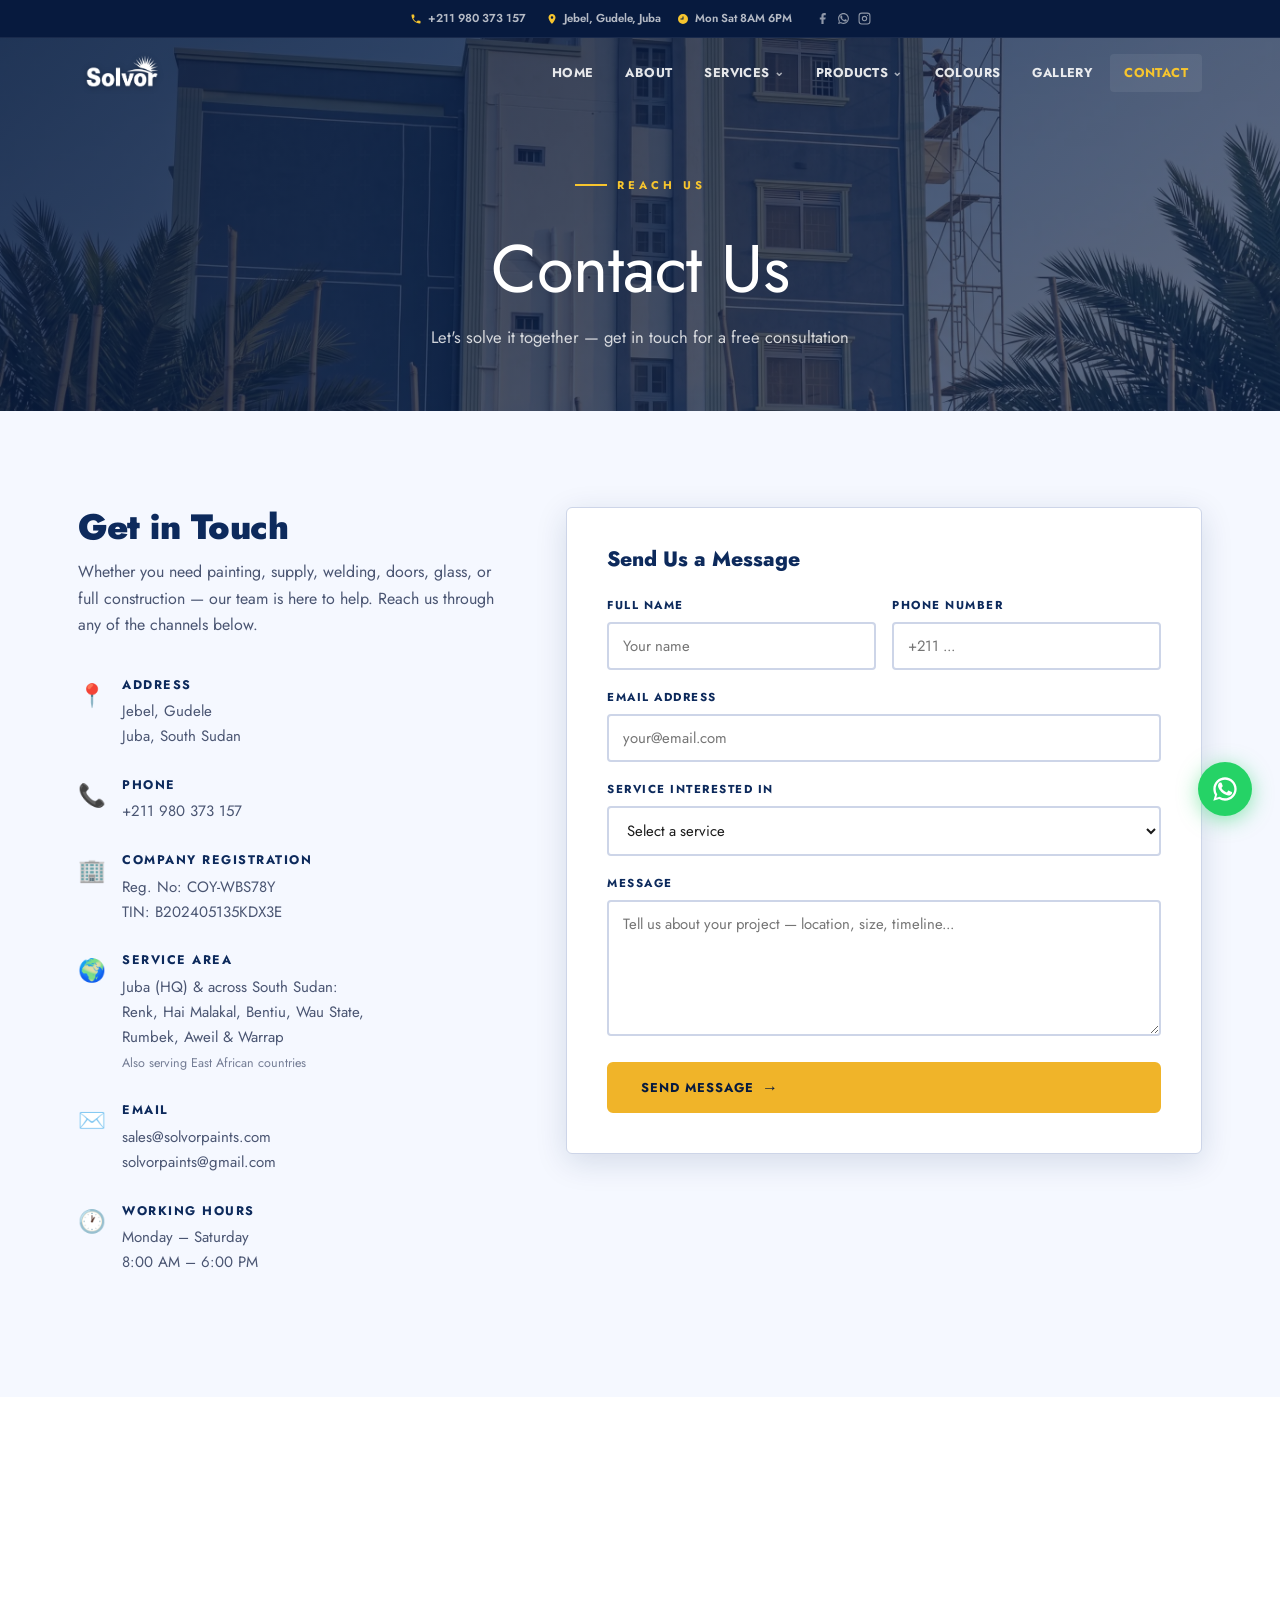
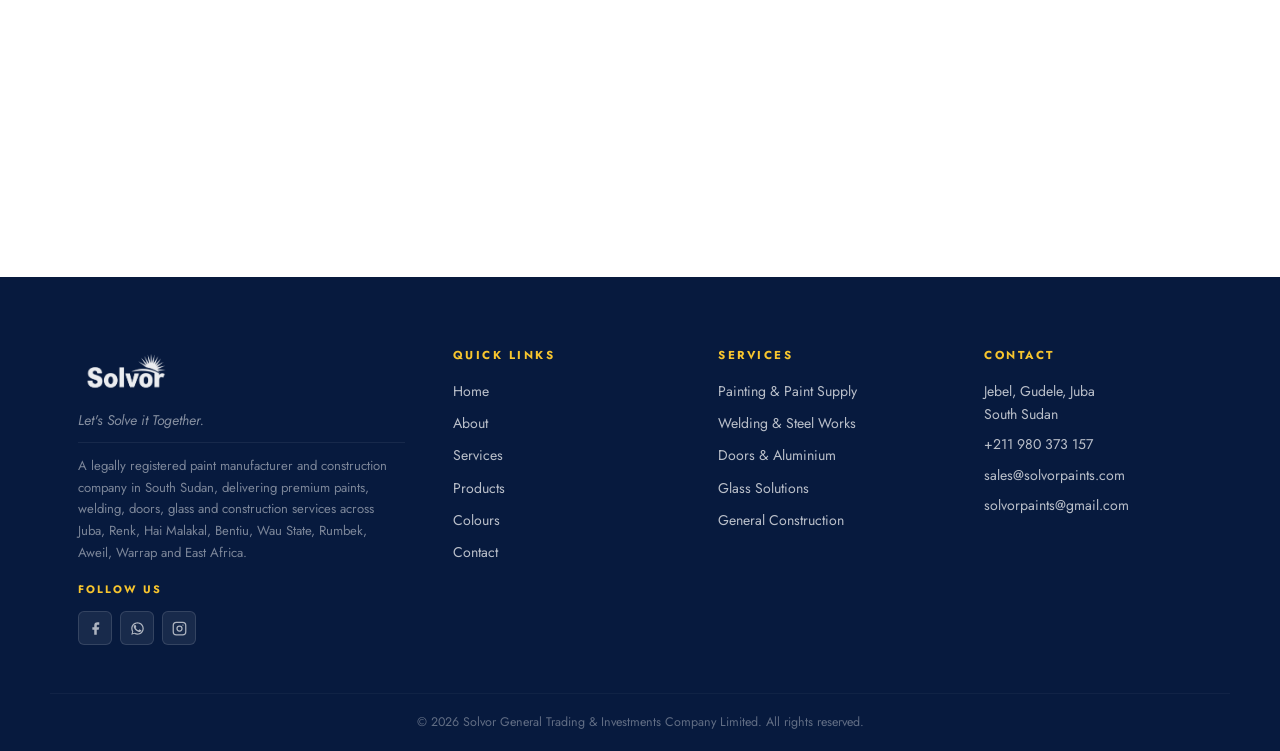
<file: contact/index.html>
<!DOCTYPE html>
<html lang="en">

<head>
  <meta charset="UTF-8" />
  <meta name="viewport" content="width=device-width, initial-scale=1.0" />
  <title>Contact Solvor — Painters &amp; Paint Shop in Juba | Get a Free Quote</title>
  <meta name="description"
    content="Contact Solvor Paints in Juba, South Sudan. Get a free quote for painting, construction, welding or paint supply. Jebel, Gudele, Juba. Open Mon–Sat 8AM–6PM." />
  <meta name="robots" content="index, follow" />
  <link rel="canonical" href="https://solvorpaints.com/contact/" />
  <meta property="og:type" content="website" />
  <meta property="og:url" content="https://solvorpaints.com/contact/" />
  <meta property="og:title" content="Contact Solvor — Get a Free Quote" />
  <meta property="og:description"
    content="Reach Solvor in Juba, South Sudan. Free consultation for all painting, construction and building services across East Africa." />
  <meta property="og:image" content="https://solvorpaints.com/images/solvor about.webp" />
  <meta name="twitter:card" content="summary_large_image" />
  <meta name="theme-color" content="#0d2a5c" />
  <link rel="icon" type="image/png" href="../images/solvor favicon.png" />
  <script type="application/ld+json">
  {
  "@context": "https://schema.org",
  "@type": ["LocalBusiness", "HomeAndConstructionBusiness", "Store"],
  "@id": "https://solvorpaints.com/#business",
  "name": "Solvor General Trading & Investments Company Limited",
  "alternateName": "Solvor Paints",
  "url": "https://solvorpaints.com/",
  "telephone": "+211980373157",
  "email": "sales@solvorpaints.com",
  "address": {
    "@type": "PostalAddress",
    "streetAddress": "Jebel, Gudele",
    "addressLocality": "Juba",
    "addressRegion": "Central Equatoria",
    "addressCountry": "SS"
  },
  "geo": { "@type": "GeoCoordinates", "latitude": 4.87170, "longitude": 31.57130 },
  "openingHoursSpecification": [{
    "@type": "OpeningHoursSpecification",
    "dayOfWeek": ["Monday","Tuesday","Wednesday","Thursday","Friday","Saturday"],
    "opens": "08:00", "closes": "18:00"
  }]
}
  </script>
  <script type="application/ld+json">
  {
  "@context": "https://schema.org",
  "@type": "BreadcrumbList",
  "itemListElement": [
    {
      "@type": "ListItem",
      "position": 1,
      "name": "Home",
      "item": "https://solvorpaints.com/"
    },
    {
      "@type": "ListItem",
      "position": 2,
      "name": "Contact",
      "item": "https://solvorpaints.com/contact/"
    }
  ]
}
  </script>
  <link rel="stylesheet" href="../styles.css" />
  <link rel="preconnect" href="https://fonts.googleapis.com" />
  <link rel="preconnect" href="https://fonts.gstatic.com" crossorigin />
  <link
    href="https://fonts.googleapis.com/css2?family=Jost:ital,wght@0,400;0,500;0,600;0,700;0,800;1,400;1,700&display=swap"
    rel="stylesheet" />

  <script type="application/ld+json">
  {
  "@context": "https://schema.org",
  "@type": "ContactPage",
  "@id": "https://solvorpaints.com/contact/",
  "url": "https://solvorpaints.com/contact/",
  "name": "Contact Solvor Paints",
  "description": "Contact Solvor in Juba, South Sudan. Call +211 980 373 157 or email sales@solvorpaints.com.",
  "isPartOf": {
    "@id": "https://solvorpaints.com/#website"
  }
}
  </script>
</head>

<body>
  <a class="skip-link" href="#main-content">Skip to main content</a>

  <!-- TOP CONTACT BAR -->
  <div class="topbar">
    <div class="container topbar-inner">
      <div class="topbar-left">
        <a href="tel:+211980373157" class="topbar-item">
          <svg viewBox="0 0 24 24">
            <path
              d="M6.6 10.8c1.4 2.8 3.8 5.1 6.6 6.6l2.2-2.2c.3-.3.7-.4 1-.2 1.1.4 2.3.6 3.6.6.6 0 1 .4 1 1V20c0 .6-.4 1-1 1-9.4 0-17-7.6-17-17 0-.6.4-1 1-1h3.5c.6 0 1 .4 1 1 0 1.3.2 2.5.6 3.6.1.3 0 .7-.2 1L6.6 10.8z" />
          </svg>
          +211 980 373 157
        </a> <span class="topbar-item">
          <svg viewBox="0 0 24 24">
            <path
              d="M12 2C8.13 2 5 5.13 5 9c0 5.25 7 13 7 13s7-7.75 7-13c0-3.87-3.13-7-7-7zm0 9.5c-1.38 0-2.5-1.12-2.5-2.5s1.12-2.5 2.5-2.5 2.5 1.12 2.5 2.5-1.12 2.5-2.5 2.5z" />
          </svg>
          Jebel, Gudele, Juba
        </span>
      </div>
      <div class="topbar-right">
        <span class="topbar-item">
          <svg viewBox="0 0 24 24">
            <path d="M12 2a10 10 0 1 0 0 20A10 10 0 0 0 12 2zm1 11H7v-2h4V7h2v6z" />
          </svg>
          Mon Sat 8AM 6PM
        </span>
        <div class="topbar-social">
          <a href="https://facebook.com/solvorpaints" target="_blank" rel="noopener" aria-label="Facebook"><svg
              viewBox="0 0 24 24">
              <path d="M18 2h-3a5 5 0 00-5 5v3H7v4h3v8h4v-8h3l1-4h-4V7a1 1 0 011-1h3z" />
            </svg></a>
          <a href="https://wa.me/211980373157" target="_blank" rel="noopener" aria-label="WhatsApp"><svg
              viewBox="0 0 24 24">
              <path
                d="M17.472 14.382c-.297-.149-1.758-.867-2.03-.967-.273-.099-.471-.148-.67.15-.197.297-.767.966-.94 1.164-.173.199-.347.223-.644.075-.297-.15-1.255-.463-2.39-1.475-.883-.788-1.48-1.761-1.653-2.059-.173-.297-.018-.458.13-.606.134-.133.298-.347.446-.52.149-.174.198-.298.298-.497.099-.198.05-.371-.025-.52-.075-.149-.669-1.612-.916-2.207-.242-.579-.487-.5-.669-.51-.173-.008-.371-.01-.57-.01-.198 0-.52.074-.792.372-.272.297-1.04 1.016-1.04 2.479 0 1.462 1.065 2.875 1.213 3.074.149.198 2.096 3.2 5.077 4.487.709.306 1.262.489 1.694.625.712.227 1.36.195 1.871.118.571-.085 1.758-.719 2.006-1.413.248-.694.248-1.289.173-1.413-.074-.124-.272-.198-.57-.347zM12 2C6.477 2 2 6.477 2 12c0 1.89.525 3.66 1.438 5.168L2 22l4.978-1.41A9.96 9.96 0 0012 22c5.523 0 10-4.477 10-10S17.523 2 12 2zm0 18a7.96 7.96 0 01-4.144-1.158l-.297-.176-3.073.872.872-3.004-.195-.308A7.96 7.96 0 014 12c0-4.418 3.582-8 8-8s8 3.582 8 8-3.582 8-8 8z" />
            </svg></a>
          <a href="https://instagram.com/solvorpaints" target="_blank" rel="noopener" aria-label="Instagram"><svg
              viewBox="0 0 24 24">
              <rect x="2" y="2" width="20" height="20" rx="5" ry="5" fill="none" stroke="currentColor"
                stroke-width="2" />
              <circle cx="12" cy="12" r="4" fill="none" stroke="currentColor" stroke-width="2" />
              <circle cx="17.5" cy="6.5" r="1" fill="currentColor" />
            </svg></a>
        </div>
      </div>
    </div>
  </div>

  <nav class="navbar scrolled" id="navbar">
    <div class="nav-container">
      <a href="../" class="nav-logo">
        <img src="../images/solvor company logo.webp" alt="Solvor Paints" class="nav-logo-img" />
      </a>
      <button class="nav-toggle" id="nav-toggle" aria-label="Toggle navigation">
        <span></span><span></span><span></span>
      </button>
      <ul class="nav-links" id="nav-links">
        <li><a href="../">Home</a></li>
        <li><a href="../about/">About</a></li>
        <li class="has-dropdown">
          <a href="../services/">Services <span class="chevron">&#8964;</span></a>
          <ul class="dropdown">
            <li><a href="../services/#painting">Painting</a></li>
            <li><a href="../services/#supply">Paint Supply</a></li>
            <li><a href="../services/#welding">Welding &amp; Steel</a></li>
            <li><a href="../services/#doors">Doors</a></li>
            <li><a href="../services/#glass">Glass &amp; Aluminium</a></li>
            <li><a href="../services/#construction">General Construction</a></li>
          </ul>
        </li>
        <li class="has-dropdown">
          <a href="../products/">Products <span class="chevron">&#8964;</span></a>
          <ul class="dropdown">
            <li><a href="../products/">Vinyl Silk Emulsion</a></li>
            <li><a href="../products/">Matt Emulsion</a></li>
            <li><a href="../products/">Weatherguard Matt</a></li>
            <li><a href="../products/">Textured Paint</a></li>
            <li><a href="../products/">Roofing Paint</a></li>
            <li><a href="../colours/">Colour Range</a></li>
          </ul>
        </li>
        <li><a href="../colours/">Colours</a></li>
        <li><a href="../gallery/">Gallery</a></li>
        <li><a href="../contact/" class="active">Contact</a></li>
      </ul>
    </div>
  </nav>

  <!-- PAGE HERO -->
  <main id="main-content">
  <section class="page-hero"
    style="background-image:url('../images/solvor paints Apartment painting project.webp'); background-size:cover; background-position:center;">
    <div class="page-hero-overlay"></div>
    <div class="page-hero-content">
      <span class="hero-eyebrow">Reach Us</span>
      <h1>Contact Us</h1>
      <p>Let's solve it together — get in touch for a free consultation</p>
    </div>
  </section>

  <!-- CONTACT SECTION -->
  <section class="section contact">
    <div class="container">
      <div class="contact-grid">
        <div class="contact-info">
          <h2>Get in Touch</h2>
          <p style="color:var(--text-muted); margin-bottom:36px;">Whether you need painting, supply, welding, doors,
            glass, or full construction — our team is here to help. Reach us through any of the channels below.</p>

          <div class="contact-item">
            <span class="contact-icon">📍</span>
            <div>
              <strong>Address</strong>
              <p>Jebel, Gudele<br>Juba, South Sudan</p>
            </div>
          </div>
          <div class="contact-item">
            <span class="contact-icon">📞</span>
            <div>
              <strong>Phone</strong>
              <p><a href="tel:+211980373157">+211 980 373 157</a></p>
            </div>
          </div>
          <div class="contact-item">
            <span class="contact-icon">🏢</span>
            <div>
              <strong>Company Registration</strong>
              <p>Reg. No: COY-WBS78Y<br>TIN: B202405135KDX3E</p>
            </div>
          </div>
          <div class="contact-item">
            <span class="contact-icon">🌍</span>
            <div>
              <strong>Service Area</strong>
              <p>Juba (HQ) &amp; across South Sudan:<br>Renk, Hai Malakal, Bentiu, Wau State,<br>Rumbek, Aweil &amp;
                Warrap<br><small style="opacity:0.75;">Also serving East African countries</small></p>
            </div>
          </div>
          <div class="contact-item">
            <span class="contact-icon">✉️</span>
            <div>
              <strong>Email</strong>
              <p><a href="mailto:sales@solvorpaints.com">sales@solvorpaints.com</a><br><a
                  href="mailto:solvorpaints@gmail.com">solvorpaints@gmail.com</a></p>
            </div>
          </div>
          <div class="contact-item">
            <span class="contact-icon">🕐</span>
            <div>
              <strong>Working Hours</strong>
              <p>Monday – Saturday<br>8:00 AM – 6:00 PM</p>
            </div>
          </div>
        </div>

        <form class="contact-form" id="contactForm">
          <!-- Honeypot — stops spam bots -->
          <input type="text" name="_honey" style="display:none;" tabindex="-1" autocomplete="off" />
          <h3
            style="font-family:'Jost',sans-serif; font-size:1.3rem; font-weight:800; color:var(--primary); margin-bottom:24px;">
            Send Us a Message</h3>
          <div class="form-row">
            <div class="form-group">
              <label for="name">Full Name</label>
              <input type="text" id="name" name="name" placeholder="Your name" required />
            </div>
            <div class="form-group">
              <label for="phone">Phone Number</label>
              <input type="tel" id="phone" name="phone" placeholder="+211 ..." />
            </div>
          </div>
          <div class="form-group">
            <label for="email">Email Address</label>
            <input type="email" id="email" name="email" placeholder="your@email.com" required />
          </div>
          <div class="form-group">
            <label for="service">Service Interested In</label>
            <select id="service" name="service">
              <option value="">Select a service</option>
              <option>Painting</option>
              <option>Paint Supply</option>
              <option>Welding &amp; Steel Works</option>
              <option>Doors</option>
              <option>Glass &amp; Aluminium</option>
              <option>General Construction</option>
              <option>Other</option>
            </select>
          </div>
          <div class="form-group">
            <label for="message">Message</label>
            <textarea id="message" name="message" rows="5"
              placeholder="Tell us about your project — location, size, timeline..."></textarea>
          </div>
          <button type="submit" class="btn btn-primary full-width">Send Message</button>
          <p class="form-success" id="form-success">Thank you! We'll get back to you shortly.</p>
          <p class="form-success" id="form-error"
            style="color:#991b1b;background:#fee2e2;border-color:#fecaca;display:none;"></p>
        </form>
      </div>
    </div>
  </section>

  <!-- FULL-WIDTH MAP -->
  <section style="line-height:0;">
    <iframe src="https://www.google.com/maps/embed?pb=!1m14!1m8!1m3!1d1987.8273737985455!2d31.567843469311526!3d4.829209416751954!3m2!1i1024!2i768!4f13.1!3m3!1m2!1s0x171281003a075af7%3A0xa434517d72de204a!2sEPIPHANIO%20PHARMACY!5e0!3m2!1sen!2sug!4v1780630385536!5m2!1sen!2sug"
      width="100%" height="480" style="border:0;display:block;" allowfullscreen="" loading="lazy"
      referrerpolicy="no-referrer-when-downgrade"
      title="Solvor Paints location — Juba, South Sudan"></iframe>
  </section>

  </main>
  <footer class="footer">
    <div class="container footer-inner">
      <div class="footer-brand">
        <div class="footer-logo">
          <img src="../images/solvor company logo.webp" alt="Solvor Paints" class="footer-logo-img" />
        </div>
        <p>Let's Solve it Together.</p>
        <p class="footer-about">A legally registered paint manufacturer and construction company in South Sudan,
          delivering premium paints, welding, doors, glass and construction services across Juba, Renk, Hai Malakal,
          Bentiu, Wau State, Rumbek, Aweil, Warrap and East Africa.</p>
        <div class="footer-social">
          <h5>Follow Us</h5>
          <div class="social-links">
            <a href="https://facebook.com/solvorpaints" target="_blank" rel="noopener" aria-label="Facebook"
              class="social-link"><svg viewBox="0 0 24 24">
                <path d="M18 2h-3a5 5 0 00-5 5v3H7v4h3v8h4v-8h3l1-4h-4V7a1 1 0 011-1h3z" />
              </svg></a>
            <a href="https://wa.me/211980373157" target="_blank" rel="noopener" aria-label="WhatsApp"
              class="social-link"><svg viewBox="0 0 24 24">
                <path
                  d="M17.472 14.382c-.297-.149-1.758-.867-2.03-.967-.273-.099-.471-.148-.67.15-.197.297-.767.966-.94 1.164-.173.199-.347.223-.644.075-.297-.15-1.255-.463-2.39-1.475-.883-.788-1.48-1.761-1.653-2.059-.173-.297-.018-.458.13-.606.134-.133.298-.347.446-.52.149-.174.198-.298.298-.497.099-.198.05-.371-.025-.52-.075-.149-.669-1.612-.916-2.207-.242-.579-.487-.5-.669-.51-.173-.008-.371-.01-.57-.01-.198 0-.52.074-.792.372-.272.297-1.04 1.016-1.04 2.479 0 1.462 1.065 2.875 1.213 3.074.149.198 2.096 3.2 5.077 4.487.709.306 1.262.489 1.694.625.712.227 1.36.195 1.871.118.571-.085 1.758-.719 2.006-1.413.248-.694.248-1.289.173-1.413-.074-.124-.272-.198-.57-.347zM12 2C6.477 2 2 6.477 2 12c0 1.89.525 3.66 1.438 5.168L2 22l4.978-1.41A9.96 9.96 0 0012 22c5.523 0 10-4.477 10-10S17.523 2 12 2zm0 18a7.96 7.96 0 01-4.144-1.158l-.297-.176-3.073.872.872-3.004-.195-.308A7.96 7.96 0 014 12c0-4.418 3.582-8 8-8s8 3.582 8 8-3.582 8-8 8z" />
              </svg></a>
            <a href="https://instagram.com/solvorpaints" target="_blank" rel="noopener" aria-label="Instagram"
              class="social-link"><svg viewBox="0 0 24 24">
                <rect x="2" y="2" width="20" height="20" rx="5" ry="5" fill="none" stroke="currentColor"
                  stroke-width="2" />
                <circle cx="12" cy="12" r="4" fill="none" stroke="currentColor" stroke-width="2" />
                <circle cx="17.5" cy="6.5" r="1" fill="currentColor" />
              </svg></a>
          </div>
        </div>
      </div>
      <div class="footer-links">
        <h4>Quick Links</h4>
        <ul>
          <li><a href="../">Home</a></li>
          <li><a href="../about/">About</a></li>
          <li><a href="../services/">Services</a></li>
          <li><a href="../products/">Products</a></li>
          <li><a href="../colours/">Colours</a></li>
          <li><a href="../contact/">Contact</a></li>
        </ul>
      </div>
      <div class="footer-services">
        <h4>Services</h4>
        <ul>
          <li>Painting & Paint Supply</li>
          <li>Welding & Steel Works</li>
          <li>Doors & Aluminium</li>
          <li>Glass Solutions</li>
          <li>General Construction</li>
        </ul>
      </div>
      <div class="footer-contact">
        <h4>Contact</h4>
        <p>Jebel, Gudele, Juba<br>South Sudan</p>
        <p><a href="tel:+211980373157">+211 980 373 157</a></p>
        <p><a href="mailto:sales@solvorpaints.com">sales@solvorpaints.com</a></p>
        <p><a href="mailto:solvorpaints@gmail.com">solvorpaints@gmail.com</a></p>
      </div>
    </div>
    <div class="footer-bottom">
      <p>&copy; 2026 Solvor General Trading & Investments Company Limited. All rights reserved.</p>
    </div>
  </footer>


  <a href="https://wa.me/211980373157?text=Hello%20Solvor%2C%20I%27d%20like%20to%20enquire%20about%20your%20services."
    class="whatsapp-float" target="_blank" rel="noopener noreferrer" aria-label="Chat on WhatsApp">
    <svg viewBox="0 0 24 24">
      <path
        d="M17.472 14.382c-.297-.149-1.758-.867-2.03-.967-.273-.099-.471-.148-.67.15-.197.297-.767.966-.94 1.164-.173.199-.347.223-.644.075-.297-.15-1.255-.463-2.39-1.475-.883-.788-1.48-1.761-1.653-2.059-.173-.297-.018-.458.13-.606.134-.133.298-.347.446-.52.149-.174.198-.298.298-.497.099-.198.05-.371-.025-.52-.075-.149-.669-1.612-.916-2.207-.242-.579-.487-.5-.669-.51-.173-.008-.371-.01-.57-.01-.198 0-.52.074-.792.372-.272.297-1.04 1.016-1.04 2.479 0 1.462 1.065 2.875 1.213 3.074.149.198 2.096 3.2 5.077 4.487.709.306 1.262.489 1.694.625.712.227 1.36.195 1.871.118.571-.085 1.758-.719 2.006-1.413.248-.694.248-1.289.173-1.413-.074-.124-.272-.198-.57-.347zM12 2C6.477 2 2 6.477 2 12c0 1.89.525 3.66 1.438 5.168L2 22l4.978-1.41A9.96 9.96 0 0012 22c5.523 0 10-4.477 10-10S17.523 2 12 2zm0 18a7.96 7.96 0 01-4.144-1.158l-.297-.176-3.073.872.872-3.004-.195-.308A7.96 7.96 0 014 12c0-4.418 3.582-8 8-8s8 3.582 8 8-3.582 8-8 8z" />
    </svg>
    <span class="wa-tooltip">Chat with us</span>
  </a>
  <a href="#" class="back-to-top" id="back-to-top">&#8593;</a>
  <script src="../script.js"></script>
</body>

</html>
</file>
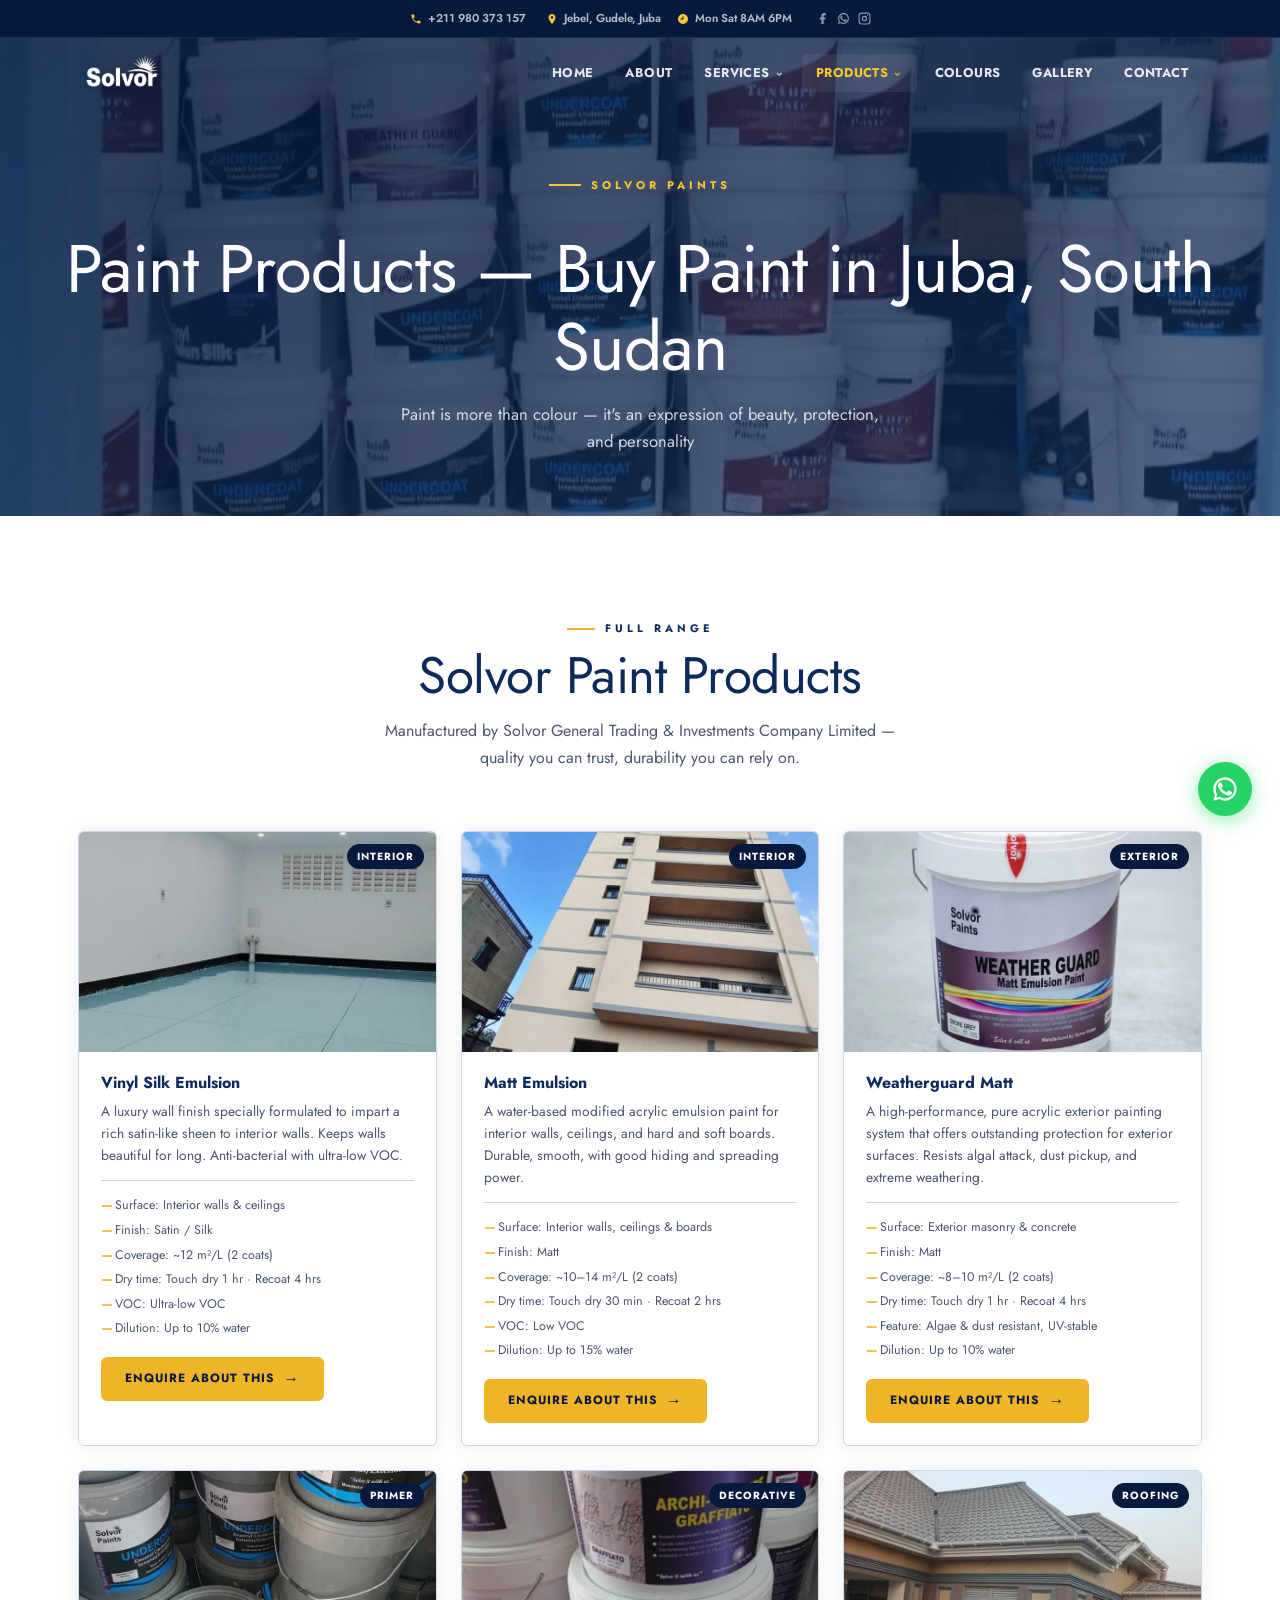
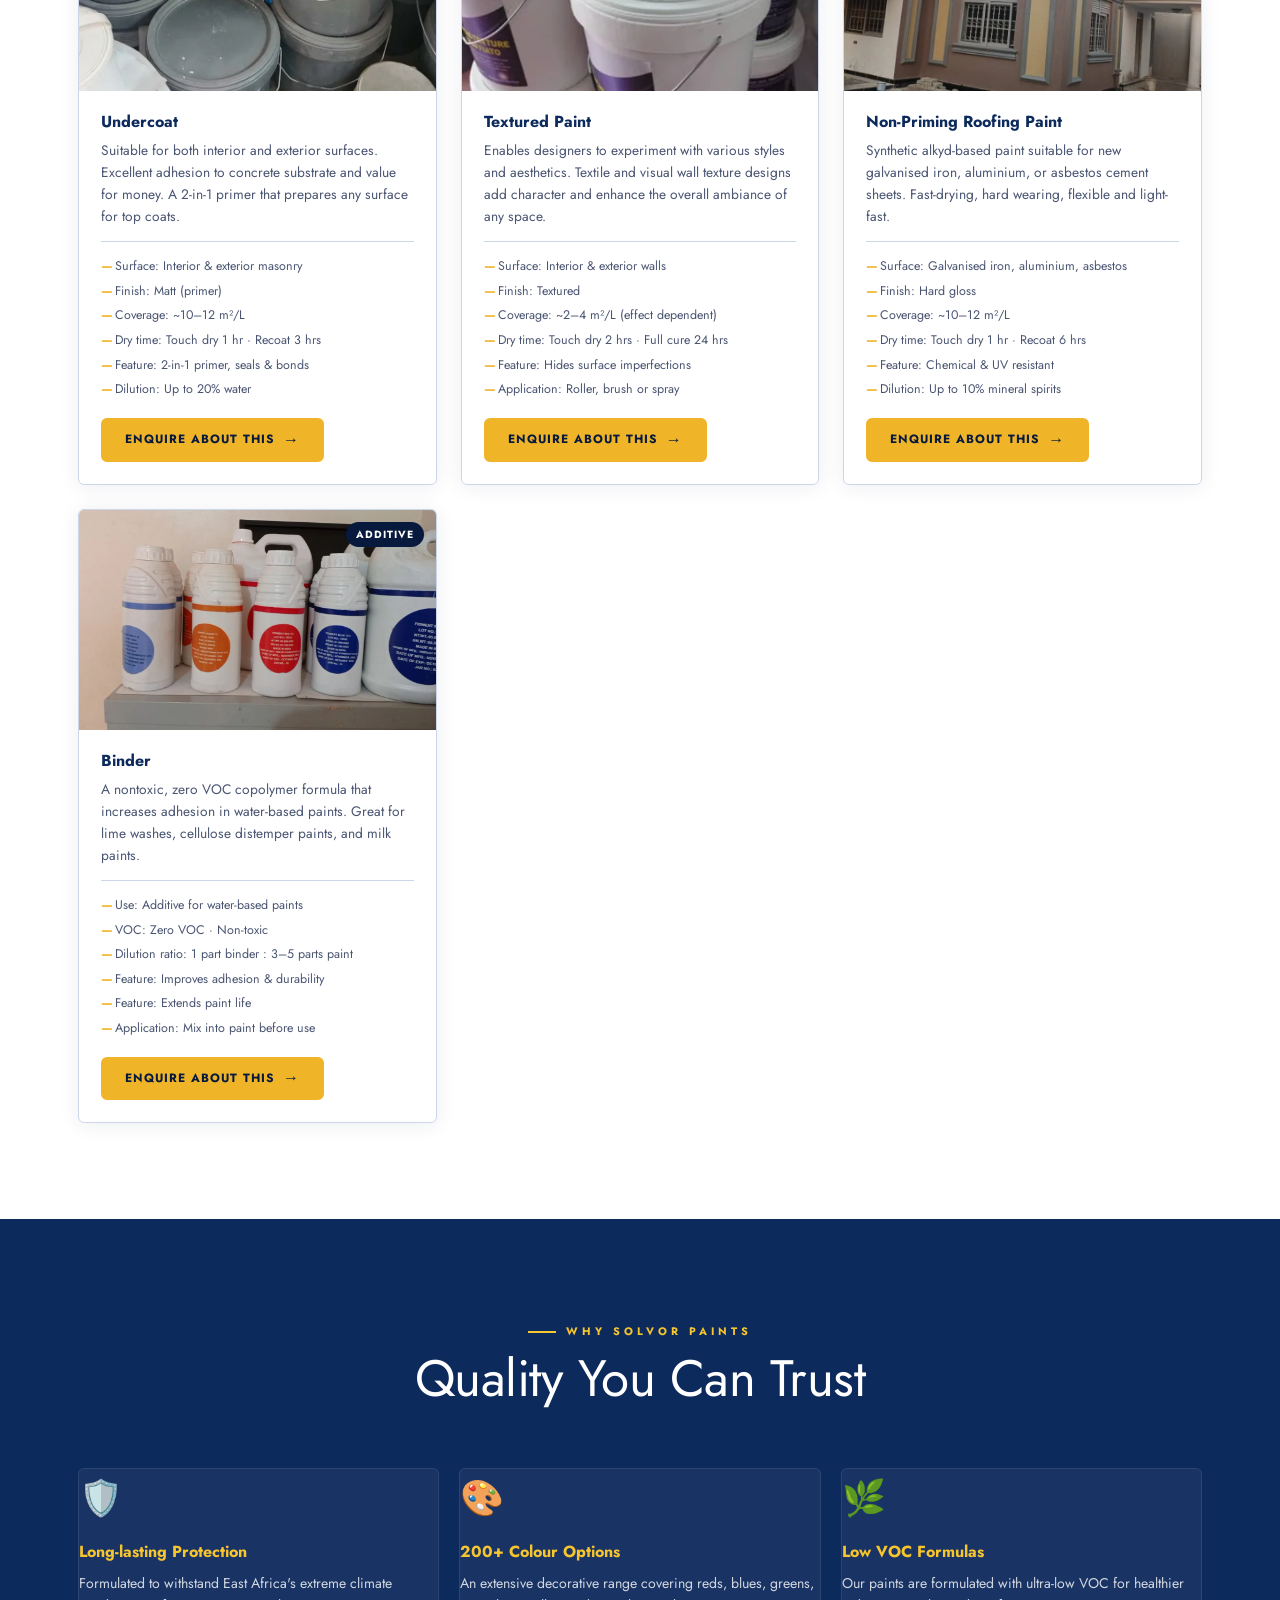
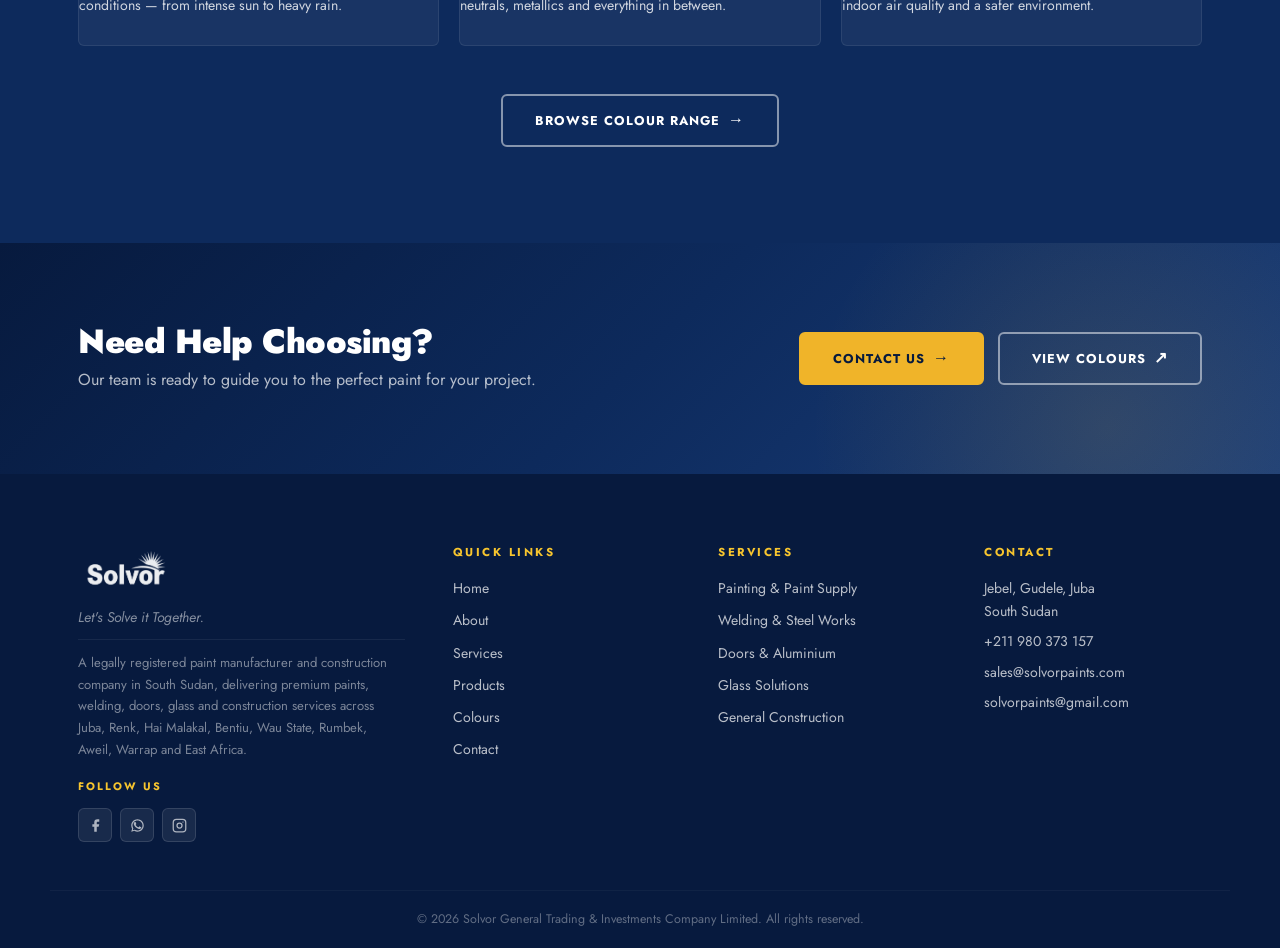
<file: products/index.html>
<!DOCTYPE html>
<html lang="en">
<head>
  <meta charset="UTF-8" />
  <meta name="viewport" content="width=device-width, initial-scale=1.0" />
  <title>Buy Paint in Juba — Weatherguard, Vinyl Silk &amp; More | Solvor Paints</title>
  <meta name="description" content="Buy premium paint in Juba, South Sudan. Solvor stocks Weatherguard Matt, Vinyl Silk Emulsion, Textured Paint, Roofing Paint &amp; more. 200+ colours. Made in South Sudan. Call us today." />
  <meta name="robots" content="index, follow" />
  <link rel="canonical" href="https://solvorpaints.com/products/" />
  <meta property="og:type" content="website" />
  <meta property="og:url" content="https://solvorpaints.com/products/" />
  <meta property="og:title" content="Solvor Paint Products — Interior, Exterior &amp; Specialty Paints" />
  <meta property="og:description" content="Premium interior and exterior paints manufactured for East Africa's climate. 200+ colours, low VOC, weather-resistant formulas." />
  <meta property="og:image" content="https://solvorpaints.com/images/WhatsApp Image 2026-05-27 at 3.00.05 PM.webp" />
  <meta name="twitter:card" content="summary_large_image" />
  <meta name="theme-color" content="#0d2a5c" />
  <link rel="icon" type="image/png" href="../images/solvor favicon.png" />
  <script type="application/ld+json">
  {
  "@context": "https://schema.org",
  "@type": ["LocalBusiness", "HomeAndConstructionBusiness", "Store"],
  "@id": "https://solvorpaints.com/#business",
  "name": "Solvor General Trading & Investments Company Limited",
  "alternateName": "Solvor Paints",
  "url": "https://solvorpaints.com/",
  "telephone": "+211980373157",
  "email": "sales@solvorpaints.com",
  "address": {
    "@type": "PostalAddress",
    "streetAddress": "Jebel, Gudele",
    "addressLocality": "Juba",
    "addressRegion": "Central Equatoria",
    "addressCountry": "SS"
  },
  "geo": { "@type": "GeoCoordinates", "latitude": 4.87170, "longitude": 31.57130 },
  "openingHoursSpecification": [{
    "@type": "OpeningHoursSpecification",
    "dayOfWeek": ["Monday","Tuesday","Wednesday","Thursday","Friday","Saturday"],
    "opens": "08:00", "closes": "18:00"
  }]
}
  </script>
  <script type="application/ld+json">
  {
  "@context": "https://schema.org",
  "@type": "BreadcrumbList",
  "itemListElement": [
    {
      "@type": "ListItem",
      "position": 1,
      "name": "Home",
      "item": "https://solvorpaints.com/"
    },
    {
      "@type": "ListItem",
      "position": 2,
      "name": "Products",
      "item": "https://solvorpaints.com/products/"
    }
  ]
}
  </script>
  <link rel="stylesheet" href="../styles.css" />
    <link rel="preconnect" href="https://fonts.googleapis.com" />
  <link rel="preconnect" href="https://fonts.gstatic.com" crossorigin />
  <link href="https://fonts.googleapis.com/css2?family=Jost:ital,wght@0,400;0,500;0,600;0,700;0,800;1,400;1,700&display=swap" rel="stylesheet" />

  <script type="application/ld+json">
  {
  "@context": "https://schema.org",
  "@type": "ItemList",
  "name": "Solvor Paint Products",
  "description": "Full range of Solvor paint products manufactured in South Sudan",
  "url": "https://solvorpaints.com/products/",
  "numberOfItems": 7,
  "itemListElement": [
    {
      "@type": "ListItem",
      "position": 1,
      "item": {
        "@type": "Product",
        "name": "Vinyl Silk Emulsion",
        "description": "Luxury satin-finish interior wall paint. Anti-bacterial, ultra-low VOC.",
        "brand": {
          "@type": "Brand",
          "name": "Solvor Paints"
        }
      }
    },
    {
      "@type": "ListItem",
      "position": 2,
      "item": {
        "@type": "Product",
        "name": "Matt Emulsion",
        "description": "Water-based acrylic emulsion for interior walls, ceilings and boards.",
        "brand": {
          "@type": "Brand",
          "name": "Solvor Paints"
        }
      }
    },
    {
      "@type": "ListItem",
      "position": 3,
      "item": {
        "@type": "Product",
        "name": "Weatherguard Matt",
        "description": "High-performance pure acrylic exterior painting system. Algae and UV resistant.",
        "brand": {
          "@type": "Brand",
          "name": "Solvor Paints"
        }
      }
    },
    {
      "@type": "ListItem",
      "position": 4,
      "item": {
        "@type": "Product",
        "name": "Undercoat",
        "description": "2-in-1 primer for interior and exterior masonry surfaces.",
        "brand": {
          "@type": "Brand",
          "name": "Solvor Paints"
        }
      }
    },
    {
      "@type": "ListItem",
      "position": 5,
      "item": {
        "@type": "Product",
        "name": "Textured Paint",
        "description": "Decorative textured wall paint for interior and exterior surfaces.",
        "brand": {
          "@type": "Brand",
          "name": "Solvor Paints"
        }
      }
    },
    {
      "@type": "ListItem",
      "position": 6,
      "item": {
        "@type": "Product",
        "name": "Non-Priming Roofing Paint",
        "description": "Alkyd-based paint for galvanised iron, aluminium and asbestos roofing sheets.",
        "brand": {
          "@type": "Brand",
          "name": "Solvor Paints"
        }
      }
    },
    {
      "@type": "ListItem",
      "position": 7,
      "item": {
        "@type": "Product",
        "name": "Binder",
        "description": "Zero VOC copolymer formula to improve adhesion in water-based paints.",
        "brand": {
          "@type": "Brand",
          "name": "Solvor Paints"
        }
      }
    }
  ]
}
  </script>

  <script type="application/ld+json">
  {
  "@context": "https://schema.org",
  "@type": "FAQPage",
  "mainEntity": [
    {
      "@type": "Question",
      "name": "What is the coverage rate of Solvor Weatherguard Matt?",
      "acceptedAnswer": {
        "@type": "Answer",
        "text": "Solvor Weatherguard Matt covers approximately 8\u201310 m\u00b2 per litre with two coats on exterior masonry and concrete surfaces."
      }
    },
    {
      "@type": "Question",
      "name": "Is Solvor Vinyl Silk Emulsion safe for indoor use?",
      "acceptedAnswer": {
        "@type": "Answer",
        "text": "Yes. Solvor Vinyl Silk Emulsion is formulated with ultra-low VOC and anti-bacterial properties, making it safe and healthy for interior walls and ceilings."
      }
    },
    {
      "@type": "Question",
      "name": "How many colours does Solvor Paints offer?",
      "acceptedAnswer": {
        "@type": "Answer",
        "text": "Solvor Paints offers over 200 decorative colours including reds, oranges, yellows, greens, blues, purples, whites, neutrals, browns, greys and metallics."
      }
    },
    {
      "@type": "Question",
      "name": "Where are Solvor paints manufactured?",
      "acceptedAnswer": {
        "@type": "Answer",
        "text": "Solvor paints are manufactured by Solvor General Trading & Investments Company Limited, a legally registered company in South Sudan (Reg. No: COY-WBS78Y), based in Juba."
      }
    }
  ]
}
  </script>

  <script type="application/ld+json">
  {
  "@context": "https://schema.org",
  "@type": "CollectionPage",
  "@id": "https://solvorpaints.com/products/",
  "url": "https://solvorpaints.com/products/",
  "name": "Solvor Paint Products",
  "description": "Full range of Solvor paint products: Vinyl Silk Emulsion, Weatherguard Matt, Textured Paint and more.",
  "isPartOf": {
    "@id": "https://solvorpaints.com/#website"
  }
}
  </script>
</head>
<body>
  <a class="skip-link" href="#main-content">Skip to main content</a>

    <!-- TOP CONTACT BAR -->
  <div class="topbar">
    <div class="container topbar-inner">
      <div class="topbar-left">
        <a href="tel:+211980373157" class="topbar-item">
          <svg viewBox="0 0 24 24"><path d="M6.6 10.8c1.4 2.8 3.8 5.1 6.6 6.6l2.2-2.2c.3-.3.7-.4 1-.2 1.1.4 2.3.6 3.6.6.6 0 1 .4 1 1V20c0 .6-.4 1-1 1-9.4 0-17-7.6-17-17 0-.6.4-1 1-1h3.5c.6 0 1 .4 1 1 0 1.3.2 2.5.6 3.6.1.3 0 .7-.2 1L6.6 10.8z"/></svg>
          +211 980 373 157
        </a>        <span class="topbar-item">
          <svg viewBox="0 0 24 24"><path d="M12 2C8.13 2 5 5.13 5 9c0 5.25 7 13 7 13s7-7.75 7-13c0-3.87-3.13-7-7-7zm0 9.5c-1.38 0-2.5-1.12-2.5-2.5s1.12-2.5 2.5-2.5 2.5 1.12 2.5 2.5-1.12 2.5-2.5 2.5z"/></svg>
          Jebel, Gudele, Juba
        </span>
      </div>
      <div class="topbar-right">
        <span class="topbar-item">
          <svg viewBox="0 0 24 24"><path d="M12 2a10 10 0 1 0 0 20A10 10 0 0 0 12 2zm1 11H7v-2h4V7h2v6z"/></svg>
          Mon Sat  8AM 6PM
        </span>        <div class="topbar-social">
          <a href="https://facebook.com/solvorpaints" target="_blank" rel="noopener" aria-label="Facebook"><svg viewBox="0 0 24 24"><path d="M18 2h-3a5 5 0 00-5 5v3H7v4h3v8h4v-8h3l1-4h-4V7a1 1 0 011-1h3z"/></svg></a>
          <a href="https://wa.me/211980373157" target="_blank" rel="noopener" aria-label="WhatsApp"><svg viewBox="0 0 24 24"><path d="M17.472 14.382c-.297-.149-1.758-.867-2.03-.967-.273-.099-.471-.148-.67.15-.197.297-.767.966-.94 1.164-.173.199-.347.223-.644.075-.297-.15-1.255-.463-2.39-1.475-.883-.788-1.48-1.761-1.653-2.059-.173-.297-.018-.458.13-.606.134-.133.298-.347.446-.52.149-.174.198-.298.298-.497.099-.198.05-.371-.025-.52-.075-.149-.669-1.612-.916-2.207-.242-.579-.487-.5-.669-.51-.173-.008-.371-.01-.57-.01-.198 0-.52.074-.792.372-.272.297-1.04 1.016-1.04 2.479 0 1.462 1.065 2.875 1.213 3.074.149.198 2.096 3.2 5.077 4.487.709.306 1.262.489 1.694.625.712.227 1.36.195 1.871.118.571-.085 1.758-.719 2.006-1.413.248-.694.248-1.289.173-1.413-.074-.124-.272-.198-.57-.347zM12 2C6.477 2 2 6.477 2 12c0 1.89.525 3.66 1.438 5.168L2 22l4.978-1.41A9.96 9.96 0 0012 22c5.523 0 10-4.477 10-10S17.523 2 12 2zm0 18a7.96 7.96 0 01-4.144-1.158l-.297-.176-3.073.872.872-3.004-.195-.308A7.96 7.96 0 014 12c0-4.418 3.582-8 8-8s8 3.582 8 8-3.582 8-8 8z"/></svg></a>
          <a href="https://instagram.com/solvorpaints" target="_blank" rel="noopener" aria-label="Instagram"><svg viewBox="0 0 24 24"><rect x="2" y="2" width="20" height="20" rx="5" ry="5" fill="none" stroke="currentColor" stroke-width="2"/><circle cx="12" cy="12" r="4" fill="none" stroke="currentColor" stroke-width="2"/><circle cx="17.5" cy="6.5" r="1" fill="currentColor"/></svg></a>
        </div>
      </div>
    </div>
  </div>

<nav class="navbar scrolled" id="navbar">
    <div class="nav-container">
      <a href="../" class="nav-logo">
        <img src="../images/solvor company logo.webp" alt="Solvor Paints" class="nav-logo-img" />
      </a>
      <button class="nav-toggle" id="nav-toggle" aria-label="Toggle navigation">
        <span></span><span></span><span></span>
      </button>
      <ul class="nav-links" id="nav-links">
        <li><a href="../">Home</a></li>
        <li><a href="../about/">About</a></li>
        <li class="has-dropdown">
          <a href="../services/">Services <span class="chevron">&#8964;</span></a>
          <ul class="dropdown">
            <li><a href="../services/#painting">Painting</a></li>
            <li><a href="../services/#supply">Paint Supply</a></li>
            <li><a href="../services/#welding">Welding &amp; Steel</a></li>
            <li><a href="../services/#doors">Doors</a></li>
            <li><a href="../services/#glass">Glass &amp; Aluminium</a></li>
            <li><a href="../services/#construction">General Construction</a></li>
          </ul>
        </li>
        <li class="has-dropdown">
          <a href="../products/" class="active">Products <span class="chevron">&#8964;</span></a>
          <ul class="dropdown">
            <li><a href="../products/">Vinyl Silk Emulsion</a></li>
            <li><a href="../products/">Matt Emulsion</a></li>
            <li><a href="../products/">Weatherguard Matt</a></li>
            <li><a href="../products/">Textured Paint</a></li>
            <li><a href="../products/">Roofing Paint</a></li>
            <li><a href="../colours/">Colour Range</a></li>
          </ul>
        </li>
        <li><a href="../colours/">Colours</a></li>
        <li><a href="../gallery/">Gallery</a></li>
        <li><a href="../contact/">Contact</a></li>
      </ul>
    </div>
  </nav>

  <!-- PAGE HERO -->
  <main id="main-content">
  <section class="page-hero" style="background-image:url('../images/WhatsApp Image 2026-05-27 at 3.00.05 PM.webp'); background-size:cover; background-position:center;">
    <div class="page-hero-overlay"></div>
    <div class="page-hero-content">
      <span class="hero-eyebrow">Solvor Paints</span>
      <h1>Paint Products — Buy Paint in Juba, South Sudan</h1>
      <p>Paint is more than colour — it's an expression of beauty, protection, and personality</p>
    </div>
  </section>

  <!-- PRODUCT GRID -->
  <section class="section products">
    <div class="container">
      <div class="section-header">
        <span class="section-label">Full Range</span>
        <h2>Solvor Paint Products</h2>
        <p class="section-desc">Manufactured by Solvor General Trading & Investments Company Limited — quality you can trust, durability you can rely on.</p>
      </div>
      <div class="products-grid">

        <div class="product-card">
          <div style="overflow:hidden;"><img class="product-img" src="../images/WhatsApp Image 2026-05-27 at 2.59.50 PM.webp" alt="Vinyl Silk Emulsion — clean interior finish" loading="lazy" /></div>
          <div class="product-badge">Interior</div>
          <div class="product-info">
            <h3>Vinyl Silk Emulsion</h3>
            <p>A luxury wall finish specially formulated to impart a rich satin-like sheen to interior walls. Keeps walls beautiful for long. Anti-bacterial with ultra-low VOC.</p>
            <ul class="product-specs">
              <li>Surface: Interior walls &amp; ceilings</li>
              <li>Finish: Satin / Silk</li>
              <li>Coverage: ~12 m²/L (2 coats)</li>
              <li>Dry time: Touch dry 1 hr · Recoat 4 hrs</li>
              <li>VOC: Ultra-low VOC</li>
              <li>Dilution: Up to 10% water</li>
            </ul>
            <a href="../contact/" class="btn btn-primary" style="margin-top:18px;font-size:0.75rem;padding:10px 22px;">Enquire About This</a>
          </div>
        </div>

        <div class="product-card">
          <div style="overflow:hidden;"><img class="product-img" src="../images/solvor paints apartment block painting project.webp" alt="Matt Emulsion — apartment exterior finish" loading="lazy" /></div>
          <div class="product-badge">Interior</div>
          <div class="product-info">
            <h3>Matt Emulsion</h3>
            <p>A water-based modified acrylic emulsion paint for interior walls, ceilings, and hard and soft boards. Durable, smooth, with good hiding and spreading power.</p>
            <ul class="product-specs">
              <li>Surface: Interior walls, ceilings &amp; boards</li>
              <li>Finish: Matt</li>
              <li>Coverage: ~10–14 m²/L (2 coats)</li>
              <li>Dry time: Touch dry 30 min · Recoat 2 hrs</li>
              <li>VOC: Low VOC</li>
              <li>Dilution: Up to 15% water</li>
            </ul>
            <a href="../contact/" class="btn btn-primary" style="margin-top:18px;font-size:0.75rem;padding:10px 22px;">Enquire About This</a>
          </div>
        </div>

        <div class="product-card">
          <div style="overflow:hidden;"><img class="product-img" src="../images/solvor paints bucket.webp" alt="Solvor Weatherguard Matt Emulsion Paint bucket" loading="lazy" /></div>
          <div class="product-badge">Exterior</div>
          <div class="product-info">
            <h3>Weatherguard Matt</h3>
            <p>A high-performance, pure acrylic exterior painting system that offers outstanding protection for exterior surfaces. Resists algal attack, dust pickup, and extreme weathering.</p>
            <ul class="product-specs">
              <li>Surface: Exterior masonry &amp; concrete</li>
              <li>Finish: Matt</li>
              <li>Coverage: ~8–10 m²/L (2 coats)</li>
              <li>Dry time: Touch dry 1 hr · Recoat 4 hrs</li>
              <li>Feature: Algae &amp; dust resistant, UV-stable</li>
              <li>Dilution: Up to 10% water</li>
            </ul>
            <a href="../contact/" class="btn btn-primary" style="margin-top:18px;font-size:0.75rem;padding:10px 22px;">Enquire About This</a>
          </div>
        </div>

        <div class="product-card">
          <div style="overflow:hidden;"><img class="product-img" src="../images/solvor paints vinly emulsion.webp" alt="Solvor Undercoat Enamel buckets" loading="lazy" /></div>
          <div class="product-badge">Primer</div>
          <div class="product-info">
            <h3>Undercoat</h3>
            <p>Suitable for both interior and exterior surfaces. Excellent adhesion to concrete substrate and value for money. A 2-in-1 primer that prepares any surface for top coats.</p>
            <ul class="product-specs">
              <li>Surface: Interior &amp; exterior masonry</li>
              <li>Finish: Matt (primer)</li>
              <li>Coverage: ~10–12 m²/L</li>
              <li>Dry time: Touch dry 1 hr · Recoat 3 hrs</li>
              <li>Feature: 2-in-1 primer, seals &amp; bonds</li>
              <li>Dilution: Up to 20% water</li>
            </ul>
            <a href="../contact/" class="btn btn-primary" style="margin-top:18px;font-size:0.75rem;padding:10px 22px;">Enquire About This</a>
          </div>
        </div>

        <div class="product-card">
          <div style="overflow:hidden;"><img class="product-img" src="../images/WhatsApp Image 2026-05-27 at 3.00.00 PM.webp" alt="Solvor Archi-Texture Graffiato textured paint" loading="lazy" /></div>
          <div class="product-badge">Decorative</div>
          <div class="product-info">
            <h3>Textured Paint</h3>
            <p>Enables designers to experiment with various styles and aesthetics. Textile and visual wall texture designs add character and enhance the overall ambiance of any space.</p>
            <ul class="product-specs">
              <li>Surface: Interior &amp; exterior walls</li>
              <li>Finish: Textured</li>
              <li>Coverage: ~2–4 m²/L (effect dependent)</li>
              <li>Dry time: Touch dry 2 hrs · Full cure 24 hrs</li>
              <li>Feature: Hides surface imperfections</li>
              <li>Application: Roller, brush or spray</li>
            </ul>
            <a href="../contact/" class="btn btn-primary" style="margin-top:18px;font-size:0.75rem;padding:10px 22px;">Enquire About This</a>
          </div>
        </div>

        <div class="product-card">
          <div style="overflow:hidden;"><img class="product-img" src="../images/WhatsApp Image 2026-05-27 at 2.59.46 PM (1).webp" alt="Residential house with roofing paint by Solvor" loading="lazy" /></div>
          <div class="product-badge">Roofing</div>
          <div class="product-info">
            <h3>Non-Priming Roofing Paint</h3>
            <p>Synthetic alkyd-based paint suitable for new galvanised iron, aluminium, or asbestos cement sheets. Fast-drying, hard wearing, flexible and light-fast.</p>
            <ul class="product-specs">
              <li>Surface: Galvanised iron, aluminium, asbestos</li>
              <li>Finish: Hard gloss</li>
              <li>Coverage: ~10–12 m²/L</li>
              <li>Dry time: Touch dry 1 hr · Recoat 6 hrs</li>
              <li>Feature: Chemical &amp; UV resistant</li>
              <li>Dilution: Up to 10% mineral spirits</li>
            </ul>
            <a href="../contact/" class="btn btn-primary" style="margin-top:18px;font-size:0.75rem;padding:10px 22px;">Enquire About This</a>
          </div>
        </div>

        <div class="product-card">
          <div style="overflow:hidden;"><img class="product-img" src="../images/solvor paints pigment.webp" alt="Solvor paint pigments and binder range" loading="lazy" /></div>
          <div class="product-badge">Additive</div>
          <div class="product-info">
            <h3>Binder</h3>
            <p>A nontoxic, zero VOC copolymer formula that increases adhesion in water-based paints. Great for lime washes, cellulose distemper paints, and milk paints.</p>
            <ul class="product-specs">
              <li>Use: Additive for water-based paints</li>
              <li>VOC: Zero VOC · Non-toxic</li>
              <li>Dilution ratio: 1 part binder : 3–5 parts paint</li>
              <li>Feature: Improves adhesion &amp; durability</li>
              <li>Feature: Extends paint life</li>
              <li>Application: Mix into paint before use</li>
            </ul>
            <a href="../contact/" class="btn btn-primary" style="margin-top:18px;font-size:0.75rem;padding:10px 22px;">Enquire About This</a>
          </div>
        </div>

      </div>
    </div>
  </section>

  <!-- SPECS OVERVIEW -->
  <section class="section services-teaser">
    <div class="container">
      <div class="section-header light">
        <span class="section-label">Why Solvor Paints</span>
        <h2>Quality You Can Trust</h2>
      </div>
      <div class="services-grid">
        <div class="service-card">
          <div class="service-icon">🛡️</div>
          <h3>Long-lasting Protection</h3>
          <p>Formulated to withstand East Africa's extreme climate conditions — from intense sun to heavy rain.</p>
        </div>
        <div class="service-card">
          <div class="service-icon">🎨</div>
          <h3>200+ Colour Options</h3>
          <p>An extensive decorative range covering reds, blues, greens, neutrals, metallics and everything in between.</p>
        </div>
        <div class="service-card">
          <div class="service-icon">🌿</div>
          <h3>Low VOC Formulas</h3>
          <p>Our paints are formulated with ultra-low VOC for healthier indoor air quality and a safer environment.</p>
        </div>
      </div>
      <div style="text-align:center; margin-top:48px;">
        <a href="../colours/" class="btn btn-outline-light">Browse Colour Range</a>
      </div>
    </div>
  </section>

  <!-- CTA -->
  <section class="cta-banner">
    <div class="container cta-inner">
      <div>
        <h2>Need Help Choosing?</h2>
        <p>Our team is ready to guide you to the perfect paint for your project.</p>
      </div>
      <div class="cta-actions">
        <a href="../contact/" class="btn btn-primary">Contact Us</a>
        <a href="../colours/" class="btn btn-outline">View Colours</a>
      </div>
    </div>
  </section>

  </main>
  <footer class="footer">
    <div class="container footer-inner">
      <div class="footer-brand">
        <div class="footer-logo">
          <img src="../images/solvor company logo.webp" alt="Solvor Paints" class="footer-logo-img" />
        </div>
        <p>Let's Solve it Together.</p>
        <p class="footer-about">A legally registered paint manufacturer and construction company in South Sudan, delivering premium paints, welding, doors, glass and construction services across Juba, Renk, Hai Malakal, Bentiu, Wau State, Rumbek, Aweil, Warrap and East Africa.</p>
        <div class="footer-social">
          <h5>Follow Us</h5>
          <div class="social-links">
            <a href="https://facebook.com/solvorpaints" target="_blank" rel="noopener" aria-label="Facebook" class="social-link"><svg viewBox="0 0 24 24"><path d="M18 2h-3a5 5 0 00-5 5v3H7v4h3v8h4v-8h3l1-4h-4V7a1 1 0 011-1h3z"/></svg></a>
            <a href="https://wa.me/211980373157" target="_blank" rel="noopener" aria-label="WhatsApp" class="social-link"><svg viewBox="0 0 24 24"><path d="M17.472 14.382c-.297-.149-1.758-.867-2.03-.967-.273-.099-.471-.148-.67.15-.197.297-.767.966-.94 1.164-.173.199-.347.223-.644.075-.297-.15-1.255-.463-2.39-1.475-.883-.788-1.48-1.761-1.653-2.059-.173-.297-.018-.458.13-.606.134-.133.298-.347.446-.52.149-.174.198-.298.298-.497.099-.198.05-.371-.025-.52-.075-.149-.669-1.612-.916-2.207-.242-.579-.487-.5-.669-.51-.173-.008-.371-.01-.57-.01-.198 0-.52.074-.792.372-.272.297-1.04 1.016-1.04 2.479 0 1.462 1.065 2.875 1.213 3.074.149.198 2.096 3.2 5.077 4.487.709.306 1.262.489 1.694.625.712.227 1.36.195 1.871.118.571-.085 1.758-.719 2.006-1.413.248-.694.248-1.289.173-1.413-.074-.124-.272-.198-.57-.347zM12 2C6.477 2 2 6.477 2 12c0 1.89.525 3.66 1.438 5.168L2 22l4.978-1.41A9.96 9.96 0 0012 22c5.523 0 10-4.477 10-10S17.523 2 12 2zm0 18a7.96 7.96 0 01-4.144-1.158l-.297-.176-3.073.872.872-3.004-.195-.308A7.96 7.96 0 014 12c0-4.418 3.582-8 8-8s8 3.582 8 8-3.582 8-8 8z"/></svg></a>
            <a href="https://instagram.com/solvorpaints" target="_blank" rel="noopener" aria-label="Instagram" class="social-link"><svg viewBox="0 0 24 24"><rect x="2" y="2" width="20" height="20" rx="5" ry="5" fill="none" stroke="currentColor" stroke-width="2"/><circle cx="12" cy="12" r="4" fill="none" stroke="currentColor" stroke-width="2"/><circle cx="17.5" cy="6.5" r="1" fill="currentColor"/></svg></a>
          </div>
        </div>
      </div>
      <div class="footer-links">
        <h4>Quick Links</h4>
        <ul>
          <li><a href="../">Home</a></li>
          <li><a href="../about/">About</a></li>
          <li><a href="../services/">Services</a></li>
          <li><a href="../products/">Products</a></li>
          <li><a href="../colours/">Colours</a></li>
          <li><a href="../contact/">Contact</a></li>
        </ul>
      </div>
      <div class="footer-services">
        <h4>Services</h4>
        <ul>
          <li>Painting & Paint Supply</li>
          <li>Welding & Steel Works</li>
          <li>Doors & Aluminium</li>
          <li>Glass Solutions</li>
          <li>General Construction</li>
        </ul>
      </div>
      <div class="footer-contact">
        <h4>Contact</h4>
        <p>Jebel, Gudele, Juba<br>South Sudan</p>
        <p><a href="tel:+211980373157">+211 980 373 157</a></p>
        <p><a href="mailto:sales@solvorpaints.com">sales@solvorpaints.com</a></p>
        <p><a href="mailto:solvorpaints@gmail.com">solvorpaints@gmail.com</a></p>
      </div>
    </div>
    <div class="footer-bottom">
      <p>&copy; 2026 Solvor General Trading & Investments Company Limited. All rights reserved.</p>
    </div>
  </footer>


  <a href="https://wa.me/211980373157?text=Hello%20Solvor%2C%20I%27d%20like%20to%20enquire%20about%20your%20services." class="whatsapp-float" target="_blank" rel="noopener noreferrer" aria-label="Chat on WhatsApp">
    <svg viewBox="0 0 24 24"><path d="M17.472 14.382c-.297-.149-1.758-.867-2.03-.967-.273-.099-.471-.148-.67.15-.197.297-.767.966-.94 1.164-.173.199-.347.223-.644.075-.297-.15-1.255-.463-2.39-1.475-.883-.788-1.48-1.761-1.653-2.059-.173-.297-.018-.458.13-.606.134-.133.298-.347.446-.52.149-.174.198-.298.298-.497.099-.198.05-.371-.025-.52-.075-.149-.669-1.612-.916-2.207-.242-.579-.487-.5-.669-.51-.173-.008-.371-.01-.57-.01-.198 0-.52.074-.792.372-.272.297-1.04 1.016-1.04 2.479 0 1.462 1.065 2.875 1.213 3.074.149.198 2.096 3.2 5.077 4.487.709.306 1.262.489 1.694.625.712.227 1.36.195 1.871.118.571-.085 1.758-.719 2.006-1.413.248-.694.248-1.289.173-1.413-.074-.124-.272-.198-.57-.347zM12 2C6.477 2 2 6.477 2 12c0 1.89.525 3.66 1.438 5.168L2 22l4.978-1.41A9.96 9.96 0 0012 22c5.523 0 10-4.477 10-10S17.523 2 12 2zm0 18a7.96 7.96 0 01-4.144-1.158l-.297-.176-3.073.872.872-3.004-.195-.308A7.96 7.96 0 014 12c0-4.418 3.582-8 8-8s8 3.582 8 8-3.582 8-8 8z"/></svg>
    <span class="wa-tooltip">Chat with us</span>
  </a>
  <a href="#" class="back-to-top" id="back-to-top">&#8593;</a>
  <script src="../script.js"></script>
</body>
</html>
</file>
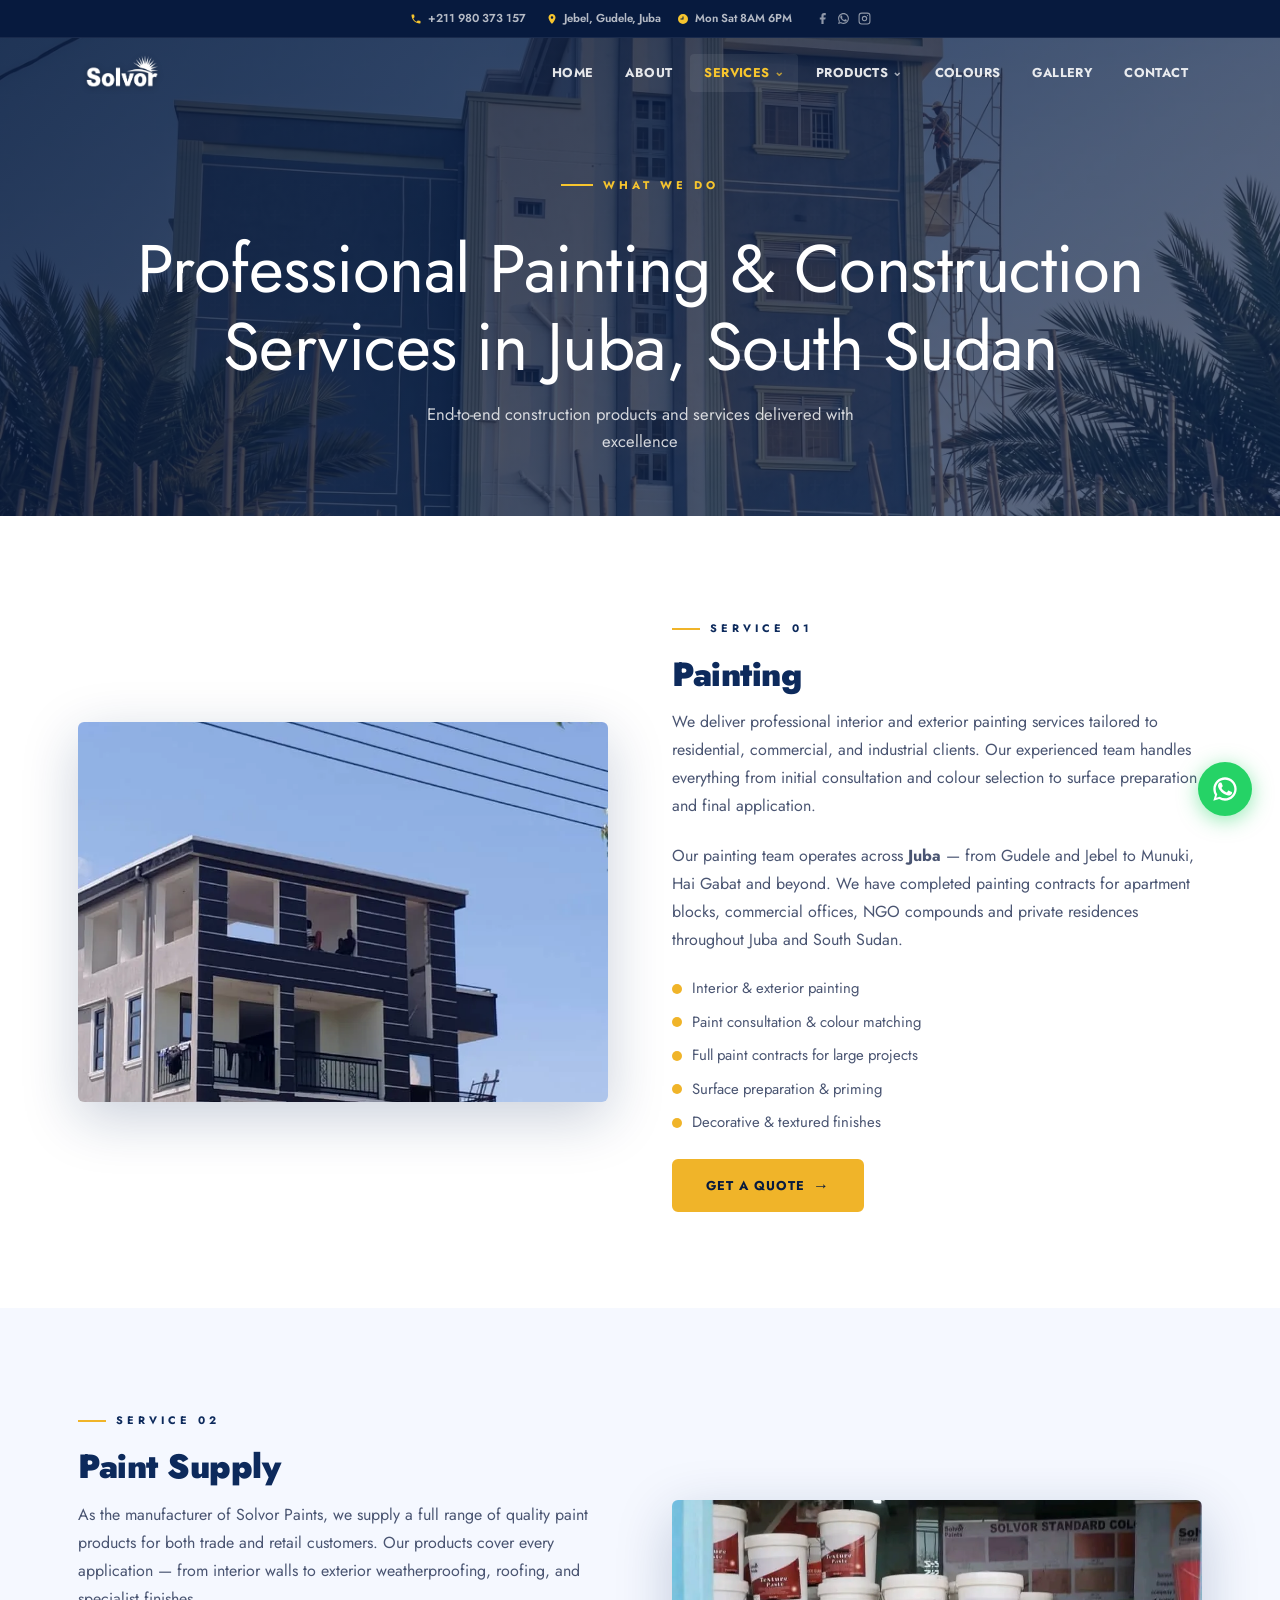
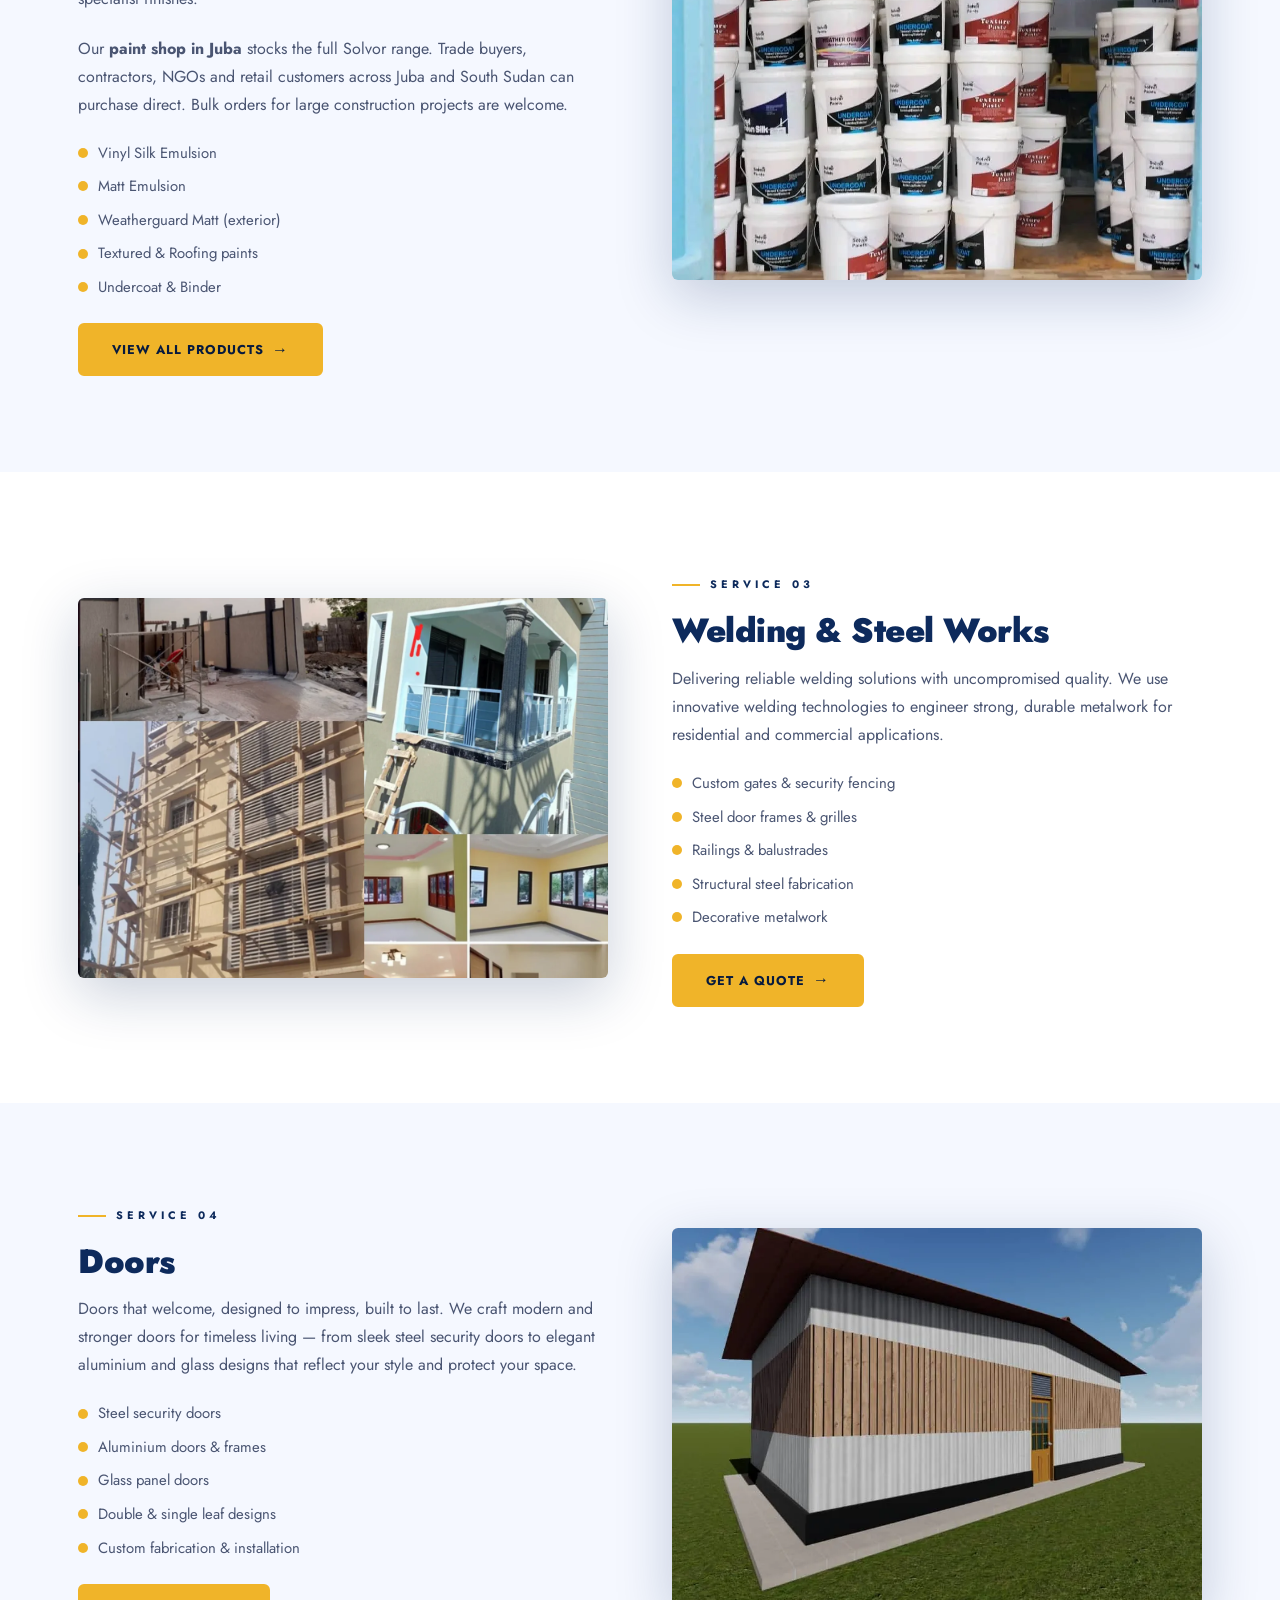
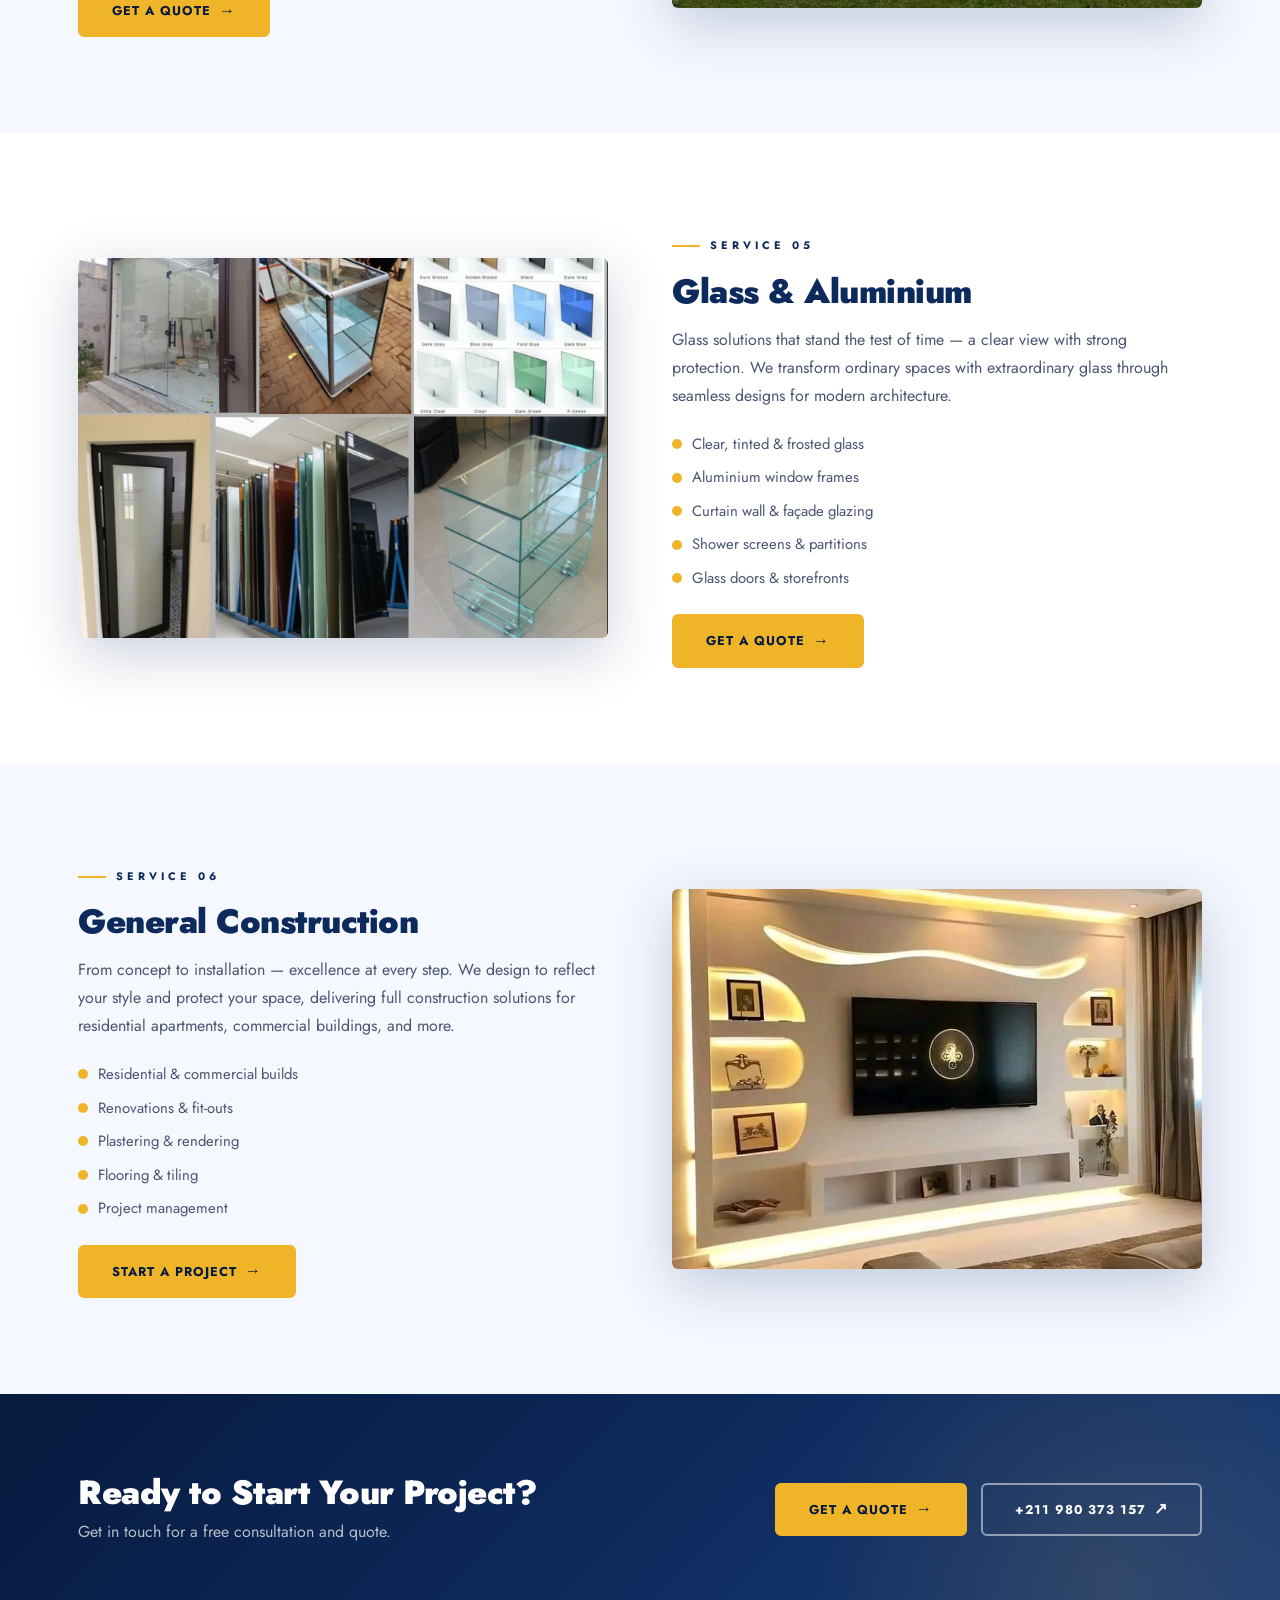
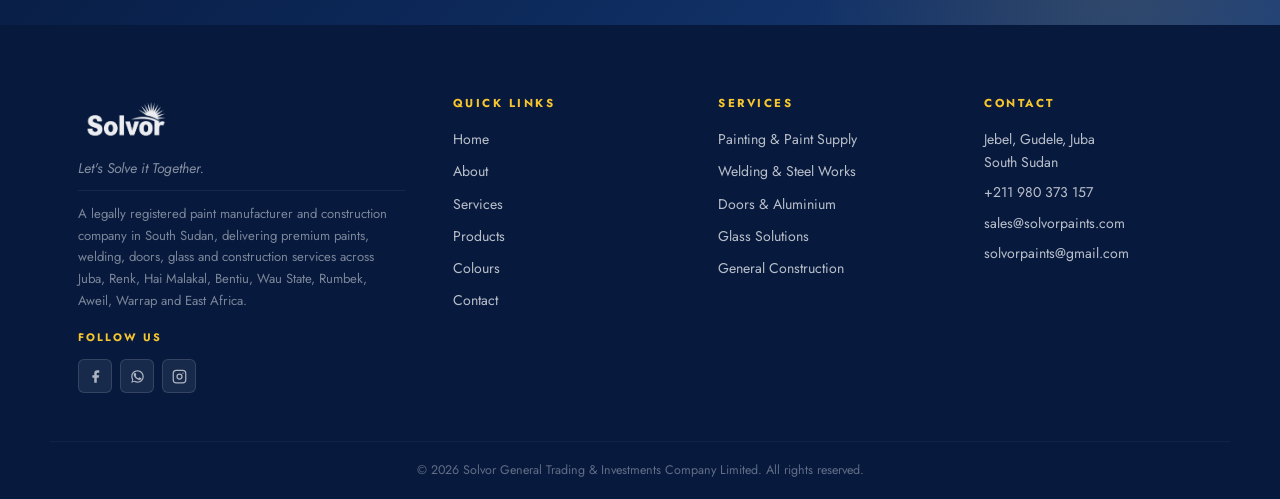
<file: services/index.html>
﻿<!DOCTYPE html>
<html lang="en">
<head>
  <meta charset="UTF-8" />
  <meta name="viewport" content="width=device-width, initial-scale=1.0" />
  <title>Painting Services in Juba — Painters, Welding &amp; Construction | Solvor</title>
  <meta name="description" content="Professional painters in Juba, South Sudan. Solvor offers interior &amp; exterior painting, paint supply, welding, steel doors, glass and general construction. Free quote — +211 980 373 157." />
  <meta name="robots" content="index, follow" />
  <link rel="canonical" href="https://solvorpaints.com/services/" />
  <meta property="og:type" content="website" />
  <meta property="og:url" content="https://solvorpaints.com/services/" />
  <meta property="og:title" content="Our Services — Solvor General Trading &amp; Investments" />
  <meta property="og:description" content="Professional painting, welding, doors, glass and construction services across East Africa." />
  <meta property="og:image" content="https://solvorpaints.com/images/solvor paints Apartment painting project.webp" />
  <meta name="twitter:card" content="summary_large_image" />
  <meta name="theme-color" content="#0d2a5c" />
  <link rel="icon" type="image/png" href="../images/solvor favicon.png" />
  <script type="application/ld+json">
  {
  "@context": "https://schema.org",
  "@type": ["LocalBusiness", "HomeAndConstructionBusiness", "Store"],
  "@id": "https://solvorpaints.com/#business",
  "name": "Solvor General Trading & Investments Company Limited",
  "alternateName": "Solvor Paints",
  "url": "https://solvorpaints.com/",
  "telephone": "+211980373157",
  "email": "sales@solvorpaints.com",
  "address": {
    "@type": "PostalAddress",
    "streetAddress": "Jebel, Gudele",
    "addressLocality": "Juba",
    "addressRegion": "Central Equatoria",
    "addressCountry": "SS"
  },
  "geo": { "@type": "GeoCoordinates", "latitude": 4.87170, "longitude": 31.57130 },
  "openingHoursSpecification": [{
    "@type": "OpeningHoursSpecification",
    "dayOfWeek": ["Monday","Tuesday","Wednesday","Thursday","Friday","Saturday"],
    "opens": "08:00", "closes": "18:00"
  }]
}
  </script>
  <script type="application/ld+json">
  {
  "@context": "https://schema.org",
  "@type": "BreadcrumbList",
  "itemListElement": [
    {
      "@type": "ListItem",
      "position": 1,
      "name": "Home",
      "item": "https://solvorpaints.com/"
    },
    {
      "@type": "ListItem",
      "position": 2,
      "name": "Services",
      "item": "https://solvorpaints.com/services/"
    }
  ]
}
  </script>
  <link rel="stylesheet" href="../styles.css" />
    <link rel="preconnect" href="https://fonts.googleapis.com" />
  <link rel="preconnect" href="https://fonts.gstatic.com" crossorigin />
  <link href="https://fonts.googleapis.com/css2?family=Jost:ital,wght@0,400;0,500;0,600;0,700;0,800;1,400;1,700&display=swap" rel="stylesheet" />

  <script type="application/ld+json">
  {
  "@context": "https://schema.org",
  "@type": "FAQPage",
  "mainEntity": [
    {
      "@type": "Question",
      "name": "What painting services does Solvor offer in Juba?",
      "acceptedAnswer": {
        "@type": "Answer",
        "text": "Solvor offers professional interior and exterior painting services including consultation, colour selection, surface preparation, priming and full application. We handle residential, commercial and industrial projects across Juba and South Sudan."
      }
    },
    {
      "@type": "Question",
      "name": "Does Solvor supply paint products for trade customers?",
      "acceptedAnswer": {
        "@type": "Answer",
        "text": "Yes. Solvor manufactures and supplies a full range of paints including Vinyl Silk Emulsion, Matt Emulsion, Weatherguard Matt, Textured Paint, Roofing Paint, Undercoat and Binder for both retail and trade customers."
      }
    },
    {
      "@type": "Question",
      "name": "What welding and steel work does Solvor do?",
      "acceptedAnswer": {
        "@type": "Answer",
        "text": "Solvor provides custom gates, security fencing, steel door frames, railings, balustrades, structural steel fabrication and decorative metalwork using innovative welding technologies."
      }
    },
    {
      "@type": "Question",
      "name": "Does Solvor install glass and aluminium windows?",
      "acceptedAnswer": {
        "@type": "Answer",
        "text": "Yes. Solvor installs clear, tinted and frosted glass, aluminium window frames, curtain wall glazing, shower screens, partitions, glass doors and storefronts."
      }
    },
    {
      "@type": "Question",
      "name": "Which areas does Solvor serve outside Juba?",
      "acceptedAnswer": {
        "@type": "Answer",
        "text": "Solvor is headquartered in Juba and serves customers across South Sudan including Renk, Hai Malakal, Bentiu, Wau State, Rumbek, Aweil and Warrap, as well as East African countries."
      }
    }
  ]
}
  </script>

  <script type="application/ld+json">
  {
  "@context": "https://schema.org",
  "@type": "WebPage",
  "@id": "https://solvorpaints.com/services/",
  "url": "https://solvorpaints.com/services/",
  "name": "Painting, Welding, Doors & Construction Services | Solvor",
  "description": "Professional painting, welding, doors, glass and construction services across South Sudan.",
  "isPartOf": {
    "@id": "https://solvorpaints.com/#website"
  }
}
  </script>
</head>
<body>
  <a class="skip-link" href="#main-content">Skip to main content</a>

    <!-- TOP CONTACT BAR -->
  <div class="topbar">
    <div class="container topbar-inner">
      <div class="topbar-left">
        <a href="tel:+211980373157" class="topbar-item">
          <svg viewBox="0 0 24 24"><path d="M6.6 10.8c1.4 2.8 3.8 5.1 6.6 6.6l2.2-2.2c.3-.3.7-.4 1-.2 1.1.4 2.3.6 3.6.6.6 0 1 .4 1 1V20c0 .6-.4 1-1 1-9.4 0-17-7.6-17-17 0-.6.4-1 1-1h3.5c.6 0 1 .4 1 1 0 1.3.2 2.5.6 3.6.1.3 0 .7-.2 1L6.6 10.8z"/></svg>
          +211 980 373 157
        </a>        <span class="topbar-item">
          <svg viewBox="0 0 24 24"><path d="M12 2C8.13 2 5 5.13 5 9c0 5.25 7 13 7 13s7-7.75 7-13c0-3.87-3.13-7-7-7zm0 9.5c-1.38 0-2.5-1.12-2.5-2.5s1.12-2.5 2.5-2.5 2.5 1.12 2.5 2.5-1.12 2.5-2.5 2.5z"/></svg>
          Jebel, Gudele, Juba
        </span>
      </div>
      <div class="topbar-right">
        <span class="topbar-item">
          <svg viewBox="0 0 24 24"><path d="M12 2a10 10 0 1 0 0 20A10 10 0 0 0 12 2zm1 11H7v-2h4V7h2v6z"/></svg>
          Mon Sat  8AM 6PM
        </span>        <div class="topbar-social">
          <a href="https://facebook.com/solvorpaints" target="_blank" rel="noopener" aria-label="Facebook"><svg viewBox="0 0 24 24"><path d="M18 2h-3a5 5 0 00-5 5v3H7v4h3v8h4v-8h3l1-4h-4V7a1 1 0 011-1h3z"/></svg></a>
          <a href="https://wa.me/211980373157" target="_blank" rel="noopener" aria-label="WhatsApp"><svg viewBox="0 0 24 24"><path d="M17.472 14.382c-.297-.149-1.758-.867-2.03-.967-.273-.099-.471-.148-.67.15-.197.297-.767.966-.94 1.164-.173.199-.347.223-.644.075-.297-.15-1.255-.463-2.39-1.475-.883-.788-1.48-1.761-1.653-2.059-.173-.297-.018-.458.13-.606.134-.133.298-.347.446-.52.149-.174.198-.298.298-.497.099-.198.05-.371-.025-.52-.075-.149-.669-1.612-.916-2.207-.242-.579-.487-.5-.669-.51-.173-.008-.371-.01-.57-.01-.198 0-.52.074-.792.372-.272.297-1.04 1.016-1.04 2.479 0 1.462 1.065 2.875 1.213 3.074.149.198 2.096 3.2 5.077 4.487.709.306 1.262.489 1.694.625.712.227 1.36.195 1.871.118.571-.085 1.758-.719 2.006-1.413.248-.694.248-1.289.173-1.413-.074-.124-.272-.198-.57-.347zM12 2C6.477 2 2 6.477 2 12c0 1.89.525 3.66 1.438 5.168L2 22l4.978-1.41A9.96 9.96 0 0012 22c5.523 0 10-4.477 10-10S17.523 2 12 2zm0 18a7.96 7.96 0 01-4.144-1.158l-.297-.176-3.073.872.872-3.004-.195-.308A7.96 7.96 0 014 12c0-4.418 3.582-8 8-8s8 3.582 8 8-3.582 8-8 8z"/></svg></a>
          <a href="https://instagram.com/solvorpaints" target="_blank" rel="noopener" aria-label="Instagram"><svg viewBox="0 0 24 24"><rect x="2" y="2" width="20" height="20" rx="5" ry="5" fill="none" stroke="currentColor" stroke-width="2"/><circle cx="12" cy="12" r="4" fill="none" stroke="currentColor" stroke-width="2"/><circle cx="17.5" cy="6.5" r="1" fill="currentColor"/></svg></a>
        </div>
      </div>
    </div>
  </div>

<nav class="navbar scrolled" id="navbar">
    <div class="nav-container">
      <a href="../" class="nav-logo">
        <img src="../images/solvor company logo.webp" alt="Solvor Paints" class="nav-logo-img" />
      </a>
      <button class="nav-toggle" id="nav-toggle" aria-label="Toggle navigation">
        <span></span><span></span><span></span>
      </button>
      <ul class="nav-links" id="nav-links">
        <li><a href="../">Home</a></li>
        <li><a href="../about/">About</a></li>
        <li class="has-dropdown">
          <a href="../services/" class="active">Services <span class="chevron">&#8964;</span></a>
          <ul class="dropdown">
            <li><a href="../services/#painting">Painting</a></li>
            <li><a href="../services/#supply">Paint Supply</a></li>
            <li><a href="../services/#welding">Welding &amp; Steel</a></li>
            <li><a href="../services/#doors">Doors</a></li>
            <li><a href="../services/#glass">Glass &amp; Aluminium</a></li>
            <li><a href="../services/#construction">General Construction</a></li>
          </ul>
        </li>
        <li class="has-dropdown">
          <a href="../products/">Products <span class="chevron">&#8964;</span></a>
          <ul class="dropdown">
            <li><a href="../products/">Vinyl Silk Emulsion</a></li>
            <li><a href="../products/">Matt Emulsion</a></li>
            <li><a href="../products/">Weatherguard Matt</a></li>
            <li><a href="../products/">Textured Paint</a></li>
            <li><a href="../products/">Roofing Paint</a></li>
            <li><a href="../colours/">Colour Range</a></li>
          </ul>
        </li>
        <li><a href="../colours/">Colours</a></li>
        <li><a href="../gallery/">Gallery</a></li>
        <li><a href="../contact/">Contact</a></li>
      </ul>
    </div>
  </nav>

  <!-- PAGE HERO -->
  <main id="main-content">
  <section class="page-hero" style="background-image:url('../images/solvor paints Apartment painting project.webp'); background-size:cover; background-position:center;">
    <div class="page-hero-overlay"></div>
    <div class="page-hero-content">
      <span class="hero-eyebrow">What We Do</span>
      <h1>Professional Painting &amp; Construction Services in Juba, South Sudan</h1>
      <p>End-to-end construction products and services delivered with excellence</p>
    </div>
  </section>

  <!-- PAINTING -->
  <section class="section service-detail" id="painting">
    <div class="container">
      <div class="service-detail-grid">
        <div class="service-img">
          <img src="../images/solvor paints paint work.webp" alt="Solvor professional exterior painting" loading="lazy" />
        </div>
        <div class="service-detail-body">
          <span class="section-label">Service 01</span>
          <h2>Painting</h2>
          <p>We deliver professional interior and exterior painting services tailored to residential, commercial, and industrial clients. Our experienced team handles everything from initial consultation and colour selection to surface preparation and final application.</p>
          <p>Our painting team operates across <strong>Juba</strong> — from Gudele and Jebel to Munuki, Hai Gabat and beyond. We have completed painting contracts for apartment blocks, commercial offices, NGO compounds and private residences throughout Juba and South Sudan.</p>
          <ul class="service-features">
            <li><span class="value-dot"></span>Interior & exterior painting</li>
            <li><span class="value-dot"></span>Paint consultation & colour matching</li>
            <li><span class="value-dot"></span>Full paint contracts for large projects</li>
            <li><span class="value-dot"></span>Surface preparation & priming</li>
            <li><span class="value-dot"></span>Decorative & textured finishes</li>
          </ul>
          <a href="../contact/" class="btn btn-primary" style="margin-top:24px;">Get a Quote</a>
        </div>
      </div>
    </div>
  </section>

  <!-- PAINT SUPPLY -->
  <section class="section service-detail alt-bg" id="supply">
    <div class="container">
      <div class="service-detail-grid reverse">
        <div class="service-detail-body">
          <span class="section-label">Service 02</span>
          <h2>Paint Supply</h2>
          <p>As the manufacturer of Solvor Paints, we supply a full range of quality paint products for both trade and retail customers. Our products cover every application — from interior walls to exterior weatherproofing, roofing, and specialist finishes.</p>
          <p>Our <strong>paint shop in Juba</strong> stocks the full Solvor range. Trade buyers, contractors, NGOs and retail customers across Juba and South Sudan can purchase direct. Bulk orders for large construction projects are welcome.</p>
          <ul class="service-features">
            <li><span class="value-dot"></span>Vinyl Silk Emulsion</li>
            <li><span class="value-dot"></span>Matt Emulsion</li>
            <li><span class="value-dot"></span>Weatherguard Matt (exterior)</li>
            <li><span class="value-dot"></span>Textured & Roofing paints</li>
            <li><span class="value-dot"></span>Undercoat & Binder</li>
          </ul>
          <a href="../products/" class="btn btn-primary" style="margin-top:24px;">View All Products</a>
        </div>
        <div class="service-img">
          <img src="../images/WhatsApp Image 2026-05-27 at 3.00.05 PM.webp" alt="Solvor full paint product range" loading="lazy" />
        </div>
      </div>
    </div>
  </section>

  <!-- WELDING -->
  <section class="section service-detail" id="welding">
    <div class="container">
      <div class="service-detail-grid">
        <div class="service-img">
          <img src="../images/solvor paints image 3.webp" alt="Solvor welding and steel works" loading="lazy" />
        </div>
        <div class="service-detail-body">
          <span class="section-label">Service 03</span>
          <h2>Welding & Steel Works</h2>
          <p>Delivering reliable welding solutions with uncompromised quality. We use innovative welding technologies to engineer strong, durable metalwork for residential and commercial applications.</p>
          <ul class="service-features">
            <li><span class="value-dot"></span>Custom gates & security fencing</li>
            <li><span class="value-dot"></span>Steel door frames & grilles</li>
            <li><span class="value-dot"></span>Railings & balustrades</li>
            <li><span class="value-dot"></span>Structural steel fabrication</li>
            <li><span class="value-dot"></span>Decorative metalwork</li>
          </ul>
          <a href="../contact/" class="btn btn-primary" style="margin-top:24px;">Get a Quote</a>
        </div>
      </div>
    </div>
  </section>

  <!-- DOORS -->
  <section class="section service-detail alt-bg" id="doors">
    <div class="container">
      <div class="service-detail-grid reverse">
        <div class="service-detail-body">
          <span class="section-label">Service 04</span>
          <h2>Doors</h2>
          <p>Doors that welcome, designed to impress, built to last. We craft modern and stronger doors for timeless living — from sleek steel security doors to elegant aluminium and glass designs that reflect your style and protect your space.</p>
          <ul class="service-features">
            <li><span class="value-dot"></span>Steel security doors</li>
            <li><span class="value-dot"></span>Aluminium doors & frames</li>
            <li><span class="value-dot"></span>Glass panel doors</li>
            <li><span class="value-dot"></span>Double & single leaf designs</li>
            <li><span class="value-dot"></span>Custom fabrication & installation</li>
          </ul>
          <a href="../contact/" class="btn btn-primary" style="margin-top:24px;">Get a Quote</a>
        </div>
        <div class="service-img">
          <img src="../images/solvor paints project 3D design.webp" alt="Solvor custom building design and doors" loading="lazy" />
        </div>
      </div>
    </div>
  </section>

  <!-- GLASS -->
  <section class="section service-detail" id="glass">
    <div class="container">
      <div class="service-detail-grid">
        <div class="service-img">
          <img src="../images/solvor paints glasses.webp" alt="Glass and aluminium installations by Solvor" loading="lazy" />
        </div>
        <div class="service-detail-body">
          <span class="section-label">Service 05</span>
          <h2>Glass & Aluminium</h2>
          <p>Glass solutions that stand the test of time — a clear view with strong protection. We transform ordinary spaces with extraordinary glass through seamless designs for modern architecture.</p>
          <ul class="service-features">
            <li><span class="value-dot"></span>Clear, tinted & frosted glass</li>
            <li><span class="value-dot"></span>Aluminium window frames</li>
            <li><span class="value-dot"></span>Curtain wall & façade glazing</li>
            <li><span class="value-dot"></span>Shower screens & partitions</li>
            <li><span class="value-dot"></span>Glass doors & storefronts</li>
          </ul>
          <a href="../contact/" class="btn btn-primary" style="margin-top:24px;">Get a Quote</a>
        </div>
      </div>
    </div>
  </section>

  <!-- CONSTRUCTION -->
  <section class="section service-detail alt-bg" id="construction">
    <div class="container">
      <div class="service-detail-grid reverse">
        <div class="service-detail-body">
          <span class="section-label">Service 06</span>
          <h2>General Construction</h2>
          <p>From concept to installation — excellence at every step. We design to reflect your style and protect your space, delivering full construction solutions for residential apartments, commercial buildings, and more.</p>
          <ul class="service-features">
            <li><span class="value-dot"></span>Residential & commercial builds</li>
            <li><span class="value-dot"></span>Renovations & fit-outs</li>
            <li><span class="value-dot"></span>Plastering & rendering</li>
            <li><span class="value-dot"></span>Flooring & tiling</li>
            <li><span class="value-dot"></span>Project management</li>
          </ul>
          <a href="../contact/" class="btn btn-primary" style="margin-top:24px;">Start a Project</a>
        </div>
        <div class="service-img">
          <img src="../images/solvor paints gypsum installation and house interior design.webp" alt="Solvor interior construction and gypsum design" loading="lazy" />
        </div>
      </div>
    </div>
  </section>

  <!-- CTA -->
  <section class="cta-banner">
    <div class="container cta-inner">
      <div>
        <h2>Ready to Start Your Project?</h2>
        <p>Get in touch for a free consultation and quote.</p>
      </div>
      <div class="cta-actions">
        <a href="../contact/" class="btn btn-primary">Get a Quote</a>
        <a href="tel:+211980373157" class="btn btn-outline">+211 980 373 157</a>
      </div>
    </div>
  </section>

  </main>
  <footer class="footer">
    <div class="container footer-inner">
      <div class="footer-brand">
        <div class="footer-logo">
          <img src="../images/solvor company logo.webp" alt="Solvor Paints" class="footer-logo-img" />
        </div>
        <p>Let's Solve it Together.</p>
        <p class="footer-about">A legally registered paint manufacturer and construction company in South Sudan, delivering premium paints, welding, doors, glass and construction services across Juba, Renk, Hai Malakal, Bentiu, Wau State, Rumbek, Aweil, Warrap and East Africa.</p>
        <div class="footer-social">
          <h5>Follow Us</h5>
          <div class="social-links">
            <a href="https://facebook.com/solvorpaints" target="_blank" rel="noopener" aria-label="Facebook" class="social-link"><svg viewBox="0 0 24 24"><path d="M18 2h-3a5 5 0 00-5 5v3H7v4h3v8h4v-8h3l1-4h-4V7a1 1 0 011-1h3z"/></svg></a>
            <a href="https://wa.me/211980373157" target="_blank" rel="noopener" aria-label="WhatsApp" class="social-link"><svg viewBox="0 0 24 24"><path d="M17.472 14.382c-.297-.149-1.758-.867-2.03-.967-.273-.099-.471-.148-.67.15-.197.297-.767.966-.94 1.164-.173.199-.347.223-.644.075-.297-.15-1.255-.463-2.39-1.475-.883-.788-1.48-1.761-1.653-2.059-.173-.297-.018-.458.13-.606.134-.133.298-.347.446-.52.149-.174.198-.298.298-.497.099-.198.05-.371-.025-.52-.075-.149-.669-1.612-.916-2.207-.242-.579-.487-.5-.669-.51-.173-.008-.371-.01-.57-.01-.198 0-.52.074-.792.372-.272.297-1.04 1.016-1.04 2.479 0 1.462 1.065 2.875 1.213 3.074.149.198 2.096 3.2 5.077 4.487.709.306 1.262.489 1.694.625.712.227 1.36.195 1.871.118.571-.085 1.758-.719 2.006-1.413.248-.694.248-1.289.173-1.413-.074-.124-.272-.198-.57-.347zM12 2C6.477 2 2 6.477 2 12c0 1.89.525 3.66 1.438 5.168L2 22l4.978-1.41A9.96 9.96 0 0012 22c5.523 0 10-4.477 10-10S17.523 2 12 2zm0 18a7.96 7.96 0 01-4.144-1.158l-.297-.176-3.073.872.872-3.004-.195-.308A7.96 7.96 0 014 12c0-4.418 3.582-8 8-8s8 3.582 8 8-3.582 8-8 8z"/></svg></a>
            <a href="https://instagram.com/solvorpaints" target="_blank" rel="noopener" aria-label="Instagram" class="social-link"><svg viewBox="0 0 24 24"><rect x="2" y="2" width="20" height="20" rx="5" ry="5" fill="none" stroke="currentColor" stroke-width="2"/><circle cx="12" cy="12" r="4" fill="none" stroke="currentColor" stroke-width="2"/><circle cx="17.5" cy="6.5" r="1" fill="currentColor"/></svg></a>
          </div>
        </div>
      </div>
      <div class="footer-links">
        <h4>Quick Links</h4>
        <ul>
          <li><a href="../">Home</a></li>
          <li><a href="../about/">About</a></li>
          <li><a href="../services/">Services</a></li>
          <li><a href="../products/">Products</a></li>
          <li><a href="../colours/">Colours</a></li>
          <li><a href="../contact/">Contact</a></li>
        </ul>
      </div>
      <div class="footer-services">
        <h4>Services</h4>
        <ul>
          <li>Painting & Paint Supply</li>
          <li>Welding & Steel Works</li>
          <li>Doors & Aluminium</li>
          <li>Glass Solutions</li>
          <li>General Construction</li>
        </ul>
      </div>
      <div class="footer-contact">
        <h4>Contact</h4>
        <p>Jebel, Gudele, Juba<br>South Sudan</p>
        <p><a href="tel:+211980373157">+211 980 373 157</a></p>
        <p><a href="mailto:sales@solvorpaints.com">sales@solvorpaints.com</a></p>
        <p><a href="mailto:solvorpaints@gmail.com">solvorpaints@gmail.com</a></p>
      </div>
    </div>
    <div class="footer-bottom">
      <p>&copy; 2026 Solvor General Trading & Investments Company Limited. All rights reserved.</p>
    </div>
  </footer>


  <a href="https://wa.me/211980373157?text=Hello%20Solvor%2C%20I%27d%20like%20to%20enquire%20about%20your%20services." class="whatsapp-float" target="_blank" rel="noopener noreferrer" aria-label="Chat on WhatsApp">
    <svg viewBox="0 0 24 24"><path d="M17.472 14.382c-.297-.149-1.758-.867-2.03-.967-.273-.099-.471-.148-.67.15-.197.297-.767.966-.94 1.164-.173.199-.347.223-.644.075-.297-.15-1.255-.463-2.39-1.475-.883-.788-1.48-1.761-1.653-2.059-.173-.297-.018-.458.13-.606.134-.133.298-.347.446-.52.149-.174.198-.298.298-.497.099-.198.05-.371-.025-.52-.075-.149-.669-1.612-.916-2.207-.242-.579-.487-.5-.669-.51-.173-.008-.371-.01-.57-.01-.198 0-.52.074-.792.372-.272.297-1.04 1.016-1.04 2.479 0 1.462 1.065 2.875 1.213 3.074.149.198 2.096 3.2 5.077 4.487.709.306 1.262.489 1.694.625.712.227 1.36.195 1.871.118.571-.085 1.758-.719 2.006-1.413.248-.694.248-1.289.173-1.413-.074-.124-.272-.198-.57-.347zM12 2C6.477 2 2 6.477 2 12c0 1.89.525 3.66 1.438 5.168L2 22l4.978-1.41A9.96 9.96 0 0012 22c5.523 0 10-4.477 10-10S17.523 2 12 2zm0 18a7.96 7.96 0 01-4.144-1.158l-.297-.176-3.073.872.872-3.004-.195-.308A7.96 7.96 0 014 12c0-4.418 3.582-8 8-8s8 3.582 8 8-3.582 8-8 8z"/></svg>
    <span class="wa-tooltip">Chat with us</span>
  </a>
  <a href="#" class="back-to-top" id="back-to-top">&#8593;</a>
  <script src="../script.js"></script>
</body>
</html>
</file>
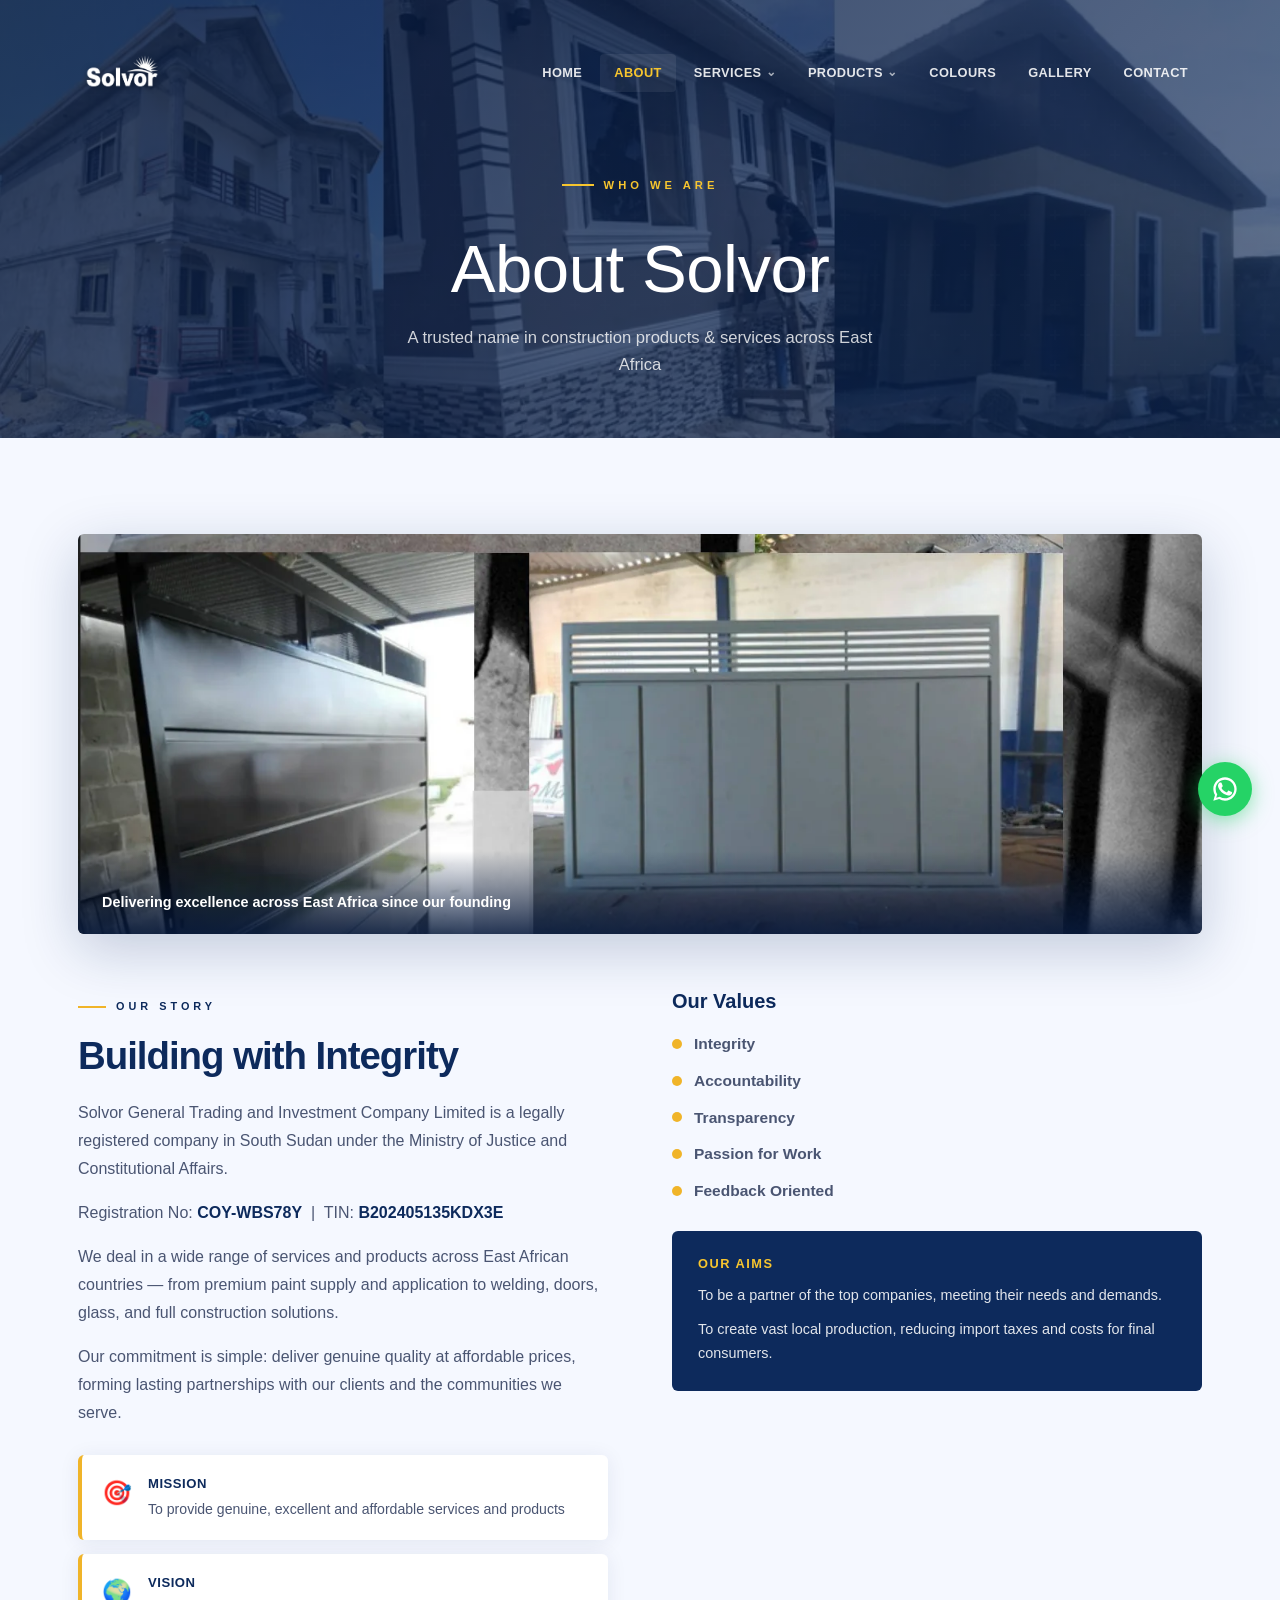
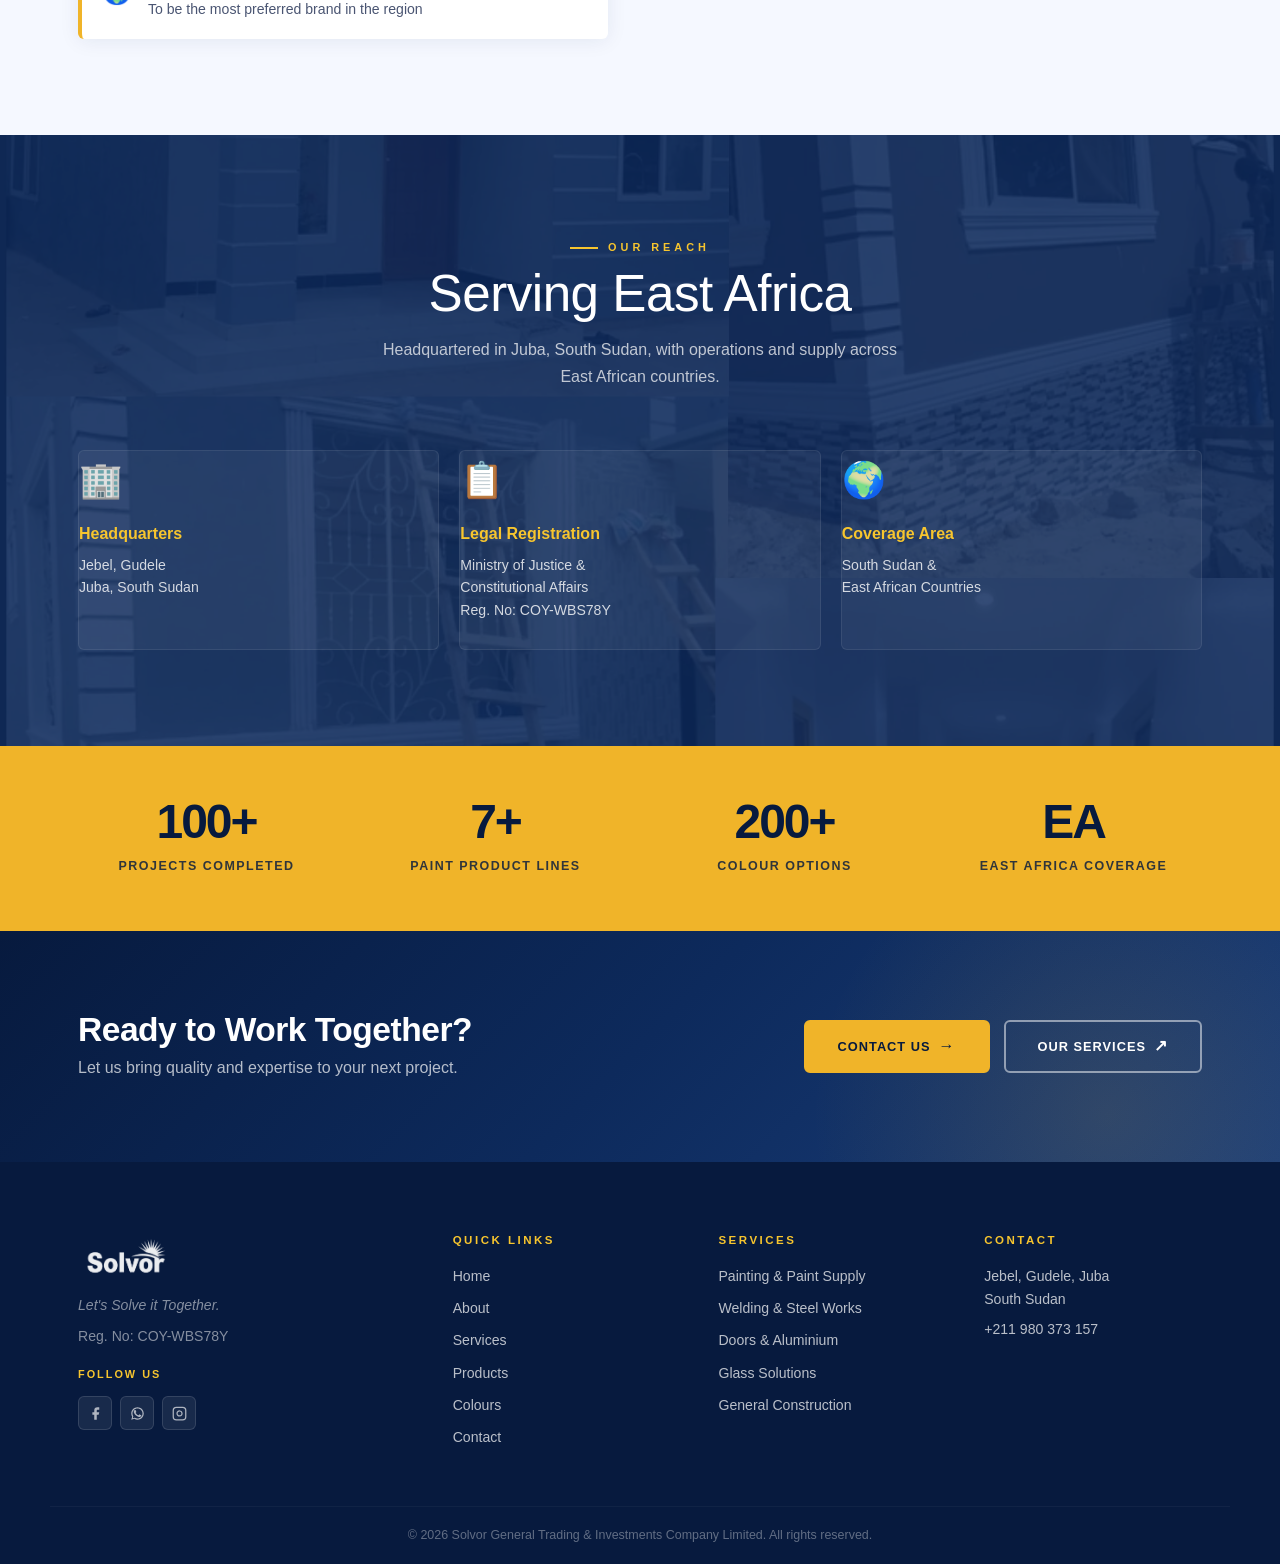
<file: about.html>
<!DOCTYPE html>
<html lang="en">
<head>
  <meta charset="UTF-8" />
  <meta name="viewport" content="width=device-width, initial-scale=1.0" />
  <title>About Solvor — Building East Africa with Integrity | South Sudan</title>
  <meta name="description" content="Solvor General Trading &amp; Investments Company Limited — a legally registered construction and paint company in South Sudan. Reg. COY-WBS78Y. Serving East Africa since founding." />
  <meta name="robots" content="index, follow" />
  <link rel="canonical" href="https://solvorpaints.com/about.html" />
  <meta property="og:type" content="website" />
  <meta property="og:url" content="https://solvorpaints.com/about.html" />
  <meta property="og:title" content="About Solvor — Building East Africa with Integrity" />
  <meta property="og:description" content="Learn about Solvor — a registered South Sudanese company delivering quality construction and paint services." />
  <meta property="og:image" content="https://images.unsplash.com/photo-1579847188804-ecba0e2ea330?w=1200&q=80" />
  <meta name="twitter:card" content="summary_large_image" />
  <link rel="icon" type="image/png" href="images/solvor company logo.png" />
  <script type="application/ld+json">{"@context":"https://schema.org","@type":"LocalBusiness","name":"Solvor General Trading & Investments Company Limited","url":"https://solvorpaints.com/","telephone":"+211980373157","address":{"@type":"PostalAddress","streetAddress":"Jebel, Gudele","addressLocality":"Juba","addressCountry":"SS"}}</script>
  <link rel="stylesheet" href="styles.css" />
  <link href="https://fonts.googleapis.com/css2?family=Montserrat:wght@400;600;700;800;900&family=Open+Sans:wght@400;600&display=swap" rel="stylesheet" />
</head>
<body>

  <nav class="navbar scrolled" id="navbar">
    <div class="nav-container">
      <a href="index.html" class="nav-logo">
        <img src="images/solvor company logo.webp" alt="Solvor Paints" class="nav-logo-img" />
      </a>
      <button class="nav-toggle" id="nav-toggle" aria-label="Toggle navigation">
        <span></span><span></span><span></span>
      </button>
      <ul class="nav-links" id="nav-links">
        <li><a href="index.html">Home</a></li>
        <li><a href="about.html" class="active">About</a></li>
        <li class="has-dropdown">
          <a href="services.html">Services <span class="chevron">&#8964;</span></a>
          <ul class="dropdown">
            <li><a href="services.html">Painting</a></li>
            <li><a href="services.html">Paint Supply</a></li>
            <li><a href="services.html">Welding & Steel</a></li>
            <li><a href="services.html">Doors</a></li>
            <li><a href="services.html">Glass & Aluminium</a></li>
            <li><a href="services.html">General Construction</a></li>
          </ul>
        </li>
        <li class="has-dropdown">
          <a href="products.html">Products <span class="chevron">&#8964;</span></a>
          <ul class="dropdown">
            <li><a href="products.html">Vinyl Silk Emulsion</a></li>
            <li><a href="products.html">Matt Emulsion</a></li>
            <li><a href="products.html">Weatherguard Matt</a></li>
            <li><a href="products.html">Textured Paint</a></li>
            <li><a href="products.html">Roofing Paint</a></li>
            <li><a href="colours.html">Colour Range</a></li>
          </ul>
        </li>
        <li><a href="colours.html">Colours</a></li>
        <li><a href="gallery.html">Gallery</a></li>
        <li><a href="contact.html">Contact</a></li>
      </ul>
    </div>
  </nav>

  <!-- PAGE HERO -->
  <section class="page-hero" style="background-image:url('images/solvor paints image 4.webp'); background-size:cover; background-position:center;">
    <div class="page-hero-overlay"></div>
    <div class="page-hero-content">
      <span class="hero-eyebrow">Who We Are</span>
      <h1>About Solvor</h1>
      <p>A trusted name in construction products & services across East Africa</p>
    </div>
  </section>

  <!-- INTRO -->
  <section class="section about">
    <div class="container">
      <div class="about-photo">
        <img src="images/solvor paints image 5.webp" alt="Solvor construction team at work" loading="lazy" />
        <div class="about-photo-badge">Delivering excellence across East Africa since our founding</div>
      </div>
      <div class="about-grid">
        <div class="about-text">
          <span class="section-label">Our Story</span>
          <h2>Building with Integrity</h2>
          <p>Solvor General Trading and Investment Company Limited is a legally registered company in South Sudan under the Ministry of Justice and Constitutional Affairs.</p>
          <p>Registration No: <strong>COY-WBS78Y</strong> &nbsp;|&nbsp; TIN: <strong>B202405135KDX3E</strong></p>
          <p>We deal in a wide range of services and products across East African countries — from premium paint supply and application to welding, doors, glass, and full construction solutions.</p>
          <p>Our commitment is simple: deliver genuine quality at affordable prices, forming lasting partnerships with our clients and the communities we serve.</p>
          <div class="about-badges">
            <div class="badge">
              <span class="badge-icon">🎯</span>
              <div>
                <strong>Mission</strong>
                <p>To provide genuine, excellent and affordable services and products</p>
              </div>
            </div>
            <div class="badge">
              <span class="badge-icon">🌍</span>
              <div>
                <strong>Vision</strong>
                <p>To be the most preferred brand in the region</p>
              </div>
            </div>
          </div>
        </div>
        <div class="about-values">
          <h3>Our Values</h3>
          <ul class="values-list">
            <li><span class="value-dot"></span>Integrity</li>
            <li><span class="value-dot"></span>Accountability</li>
            <li><span class="value-dot"></span>Transparency</li>
            <li><span class="value-dot"></span>Passion for Work</li>
            <li><span class="value-dot"></span>Feedback Oriented</li>
          </ul>
          <div class="aims-box">
            <h4>Our Aims</h4>
            <p>To be a partner of the top companies, meeting their needs and demands.</p>
            <p>To create vast local production, reducing import taxes and costs for final consumers.</p>
          </div>
        </div>
      </div>
    </div>
  </section>

  <!-- COVERAGE -->
  <section class="section services-teaser" style="background-image:url('images/solvor paints image 2.webp'); background-size:cover; background-position:center; position:relative;">
    <div style="position:absolute;inset:0;background:rgba(13,42,92,0.88);"></div>
    <div class="container" style="position:relative;">
      <div class="section-header light">
        <span class="section-label">Our Reach</span>
        <h2>Serving East Africa</h2>
        <p class="section-desc">Headquartered in Juba, South Sudan, with operations and supply across East African countries.</p>
      </div>
      <div class="services-grid" style="grid-template-columns: repeat(3,1fr);">
        <div class="service-card">
          <div class="service-icon">🏢</div>
          <h3>Headquarters</h3>
          <p>Jebel, Gudele<br>Juba, South Sudan</p>
        </div>
        <div class="service-card">
          <div class="service-icon">📋</div>
          <h3>Legal Registration</h3>
          <p>Ministry of Justice &<br>Constitutional Affairs<br>Reg. No: COY-WBS78Y</p>
        </div>
        <div class="service-card">
          <div class="service-icon">🌍</div>
          <h3>Coverage Area</h3>
          <p>South Sudan &<br>East African Countries</p>
        </div>
      </div>
    </div>
  </section>

  <!-- STATS -->
  <section class="stats-bar">
    <div class="container stats-grid">
      <div class="stat"><span class="stat-num">100+</span><span class="stat-label">Projects Completed</span></div>
      <div class="stat"><span class="stat-num">7+</span><span class="stat-label">Paint Product Lines</span></div>
      <div class="stat"><span class="stat-num">200+</span><span class="stat-label">Colour Options</span></div>
      <div class="stat"><span class="stat-num">EA</span><span class="stat-label">East Africa Coverage</span></div>
    </div>
  </section>

  <!-- CTA -->
  <section class="cta-banner">
    <div class="container cta-inner">
      <div>
        <h2>Ready to Work Together?</h2>
        <p>Let us bring quality and expertise to your next project.</p>
      </div>
      <div class="cta-actions">
        <a href="contact.html" class="btn btn-primary">Contact Us</a>
        <a href="services.html" class="btn btn-outline">Our Services</a>
      </div>
    </div>
  </section>

  <footer class="footer">
    <div class="container footer-inner">
      <div class="footer-brand">
        <div class="footer-logo">
          <img src="images/solvor company logo.webp" alt="Solvor Paints" class="footer-logo-img" />
        </div>
        <p>Let's Solve it Together.</p>
        <p class="footer-reg">Reg. No: COY-WBS78Y</p>
        <div class="footer-social">
          <h5>Follow Us</h5>
          <div class="social-links">
            <a href="https://facebook.com/solvorpaints" target="_blank" rel="noopener" aria-label="Facebook" class="social-link"><svg viewBox="0 0 24 24"><path d="M18 2h-3a5 5 0 00-5 5v3H7v4h3v8h4v-8h3l1-4h-4V7a1 1 0 011-1h3z"/></svg></a>
            <a href="https://wa.me/211980373157" target="_blank" rel="noopener" aria-label="WhatsApp" class="social-link"><svg viewBox="0 0 24 24"><path d="M17.472 14.382c-.297-.149-1.758-.867-2.03-.967-.273-.099-.471-.148-.67.15-.197.297-.767.966-.94 1.164-.173.199-.347.223-.644.075-.297-.15-1.255-.463-2.39-1.475-.883-.788-1.48-1.761-1.653-2.059-.173-.297-.018-.458.13-.606.134-.133.298-.347.446-.52.149-.174.198-.298.298-.497.099-.198.05-.371-.025-.52-.075-.149-.669-1.612-.916-2.207-.242-.579-.487-.5-.669-.51-.173-.008-.371-.01-.57-.01-.198 0-.52.074-.792.372-.272.297-1.04 1.016-1.04 2.479 0 1.462 1.065 2.875 1.213 3.074.149.198 2.096 3.2 5.077 4.487.709.306 1.262.489 1.694.625.712.227 1.36.195 1.871.118.571-.085 1.758-.719 2.006-1.413.248-.694.248-1.289.173-1.413-.074-.124-.272-.198-.57-.347zM12 2C6.477 2 2 6.477 2 12c0 1.89.525 3.66 1.438 5.168L2 22l4.978-1.41A9.96 9.96 0 0012 22c5.523 0 10-4.477 10-10S17.523 2 12 2zm0 18a7.96 7.96 0 01-4.144-1.158l-.297-.176-3.073.872.872-3.004-.195-.308A7.96 7.96 0 014 12c0-4.418 3.582-8 8-8s8 3.582 8 8-3.582 8-8 8z"/></svg></a>
            <a href="https://instagram.com/solvorpaints" target="_blank" rel="noopener" aria-label="Instagram" class="social-link"><svg viewBox="0 0 24 24"><rect x="2" y="2" width="20" height="20" rx="5" ry="5" fill="none" stroke="currentColor" stroke-width="2"/><path d="M16 11.37A4 4 0 1112.63 8 4 4 0 0116 11.37z" fill="none" stroke="currentColor" stroke-width="2"/><line x1="17.5" y1="6.5" x2="17.51" y2="6.5" stroke="currentColor" stroke-width="2"/></svg></a>
          </div>
        </div>
      </div>
      <div class="footer-links">
        <h4>Quick Links</h4>
        <ul>
          <li><a href="index.html">Home</a></li>
          <li><a href="about.html">About</a></li>
          <li><a href="services.html">Services</a></li>
          <li><a href="products.html">Products</a></li>
          <li><a href="colours.html">Colours</a></li>
          <li><a href="contact.html">Contact</a></li>
        </ul>
      </div>
      <div class="footer-services">
        <h4>Services</h4>
        <ul>
          <li>Painting & Paint Supply</li>
          <li>Welding & Steel Works</li>
          <li>Doors & Aluminium</li>
          <li>Glass Solutions</li>
          <li>General Construction</li>
        </ul>
      </div>
      <div class="footer-contact">
        <h4>Contact</h4>
        <p>Jebel, Gudele, Juba<br>South Sudan</p>
        <p><a href="tel:+211980373157">+211 980 373 157</a></p>
      </div>
    </div>
    <div class="footer-bottom">
      <p>&copy; 2026 Solvor General Trading & Investments Company Limited. All rights reserved.</p>
    </div>
  </footer>

  <a href="#" class="back-to-top" id="back-to-top">&#8593;</a>
  <a href="https://wa.me/211980373157?text=Hello%20Solvor%2C%20I%27d%20like%20to%20enquire%20about%20your%20services." class="whatsapp-float" target="_blank" rel="noopener noreferrer" aria-label="Chat on WhatsApp">
    <svg viewBox="0 0 24 24"><path d="M17.472 14.382c-.297-.149-1.758-.867-2.03-.967-.273-.099-.471-.148-.67.15-.197.297-.767.966-.94 1.164-.173.199-.347.223-.644.075-.297-.15-1.255-.463-2.39-1.475-.883-.788-1.48-1.761-1.653-2.059-.173-.297-.018-.458.13-.606.134-.133.298-.347.446-.52.149-.174.198-.298.298-.497.099-.198.05-.371-.025-.52-.075-.149-.669-1.612-.916-2.207-.242-.579-.487-.5-.669-.51-.173-.008-.371-.01-.57-.01-.198 0-.52.074-.792.372-.272.297-1.04 1.016-1.04 2.479 0 1.462 1.065 2.875 1.213 3.074.149.198 2.096 3.2 5.077 4.487.709.306 1.262.489 1.694.625.712.227 1.36.195 1.871.118.571-.085 1.758-.719 2.006-1.413.248-.694.248-1.289.173-1.413-.074-.124-.272-.198-.57-.347zM12 2C6.477 2 2 6.477 2 12c0 1.89.525 3.66 1.438 5.168L2 22l4.978-1.41A9.96 9.96 0 0012 22c5.523 0 10-4.477 10-10S17.523 2 12 2zm0 18a7.96 7.96 0 01-4.144-1.158l-.297-.176-3.073.872.872-3.004-.195-.308A7.96 7.96 0 014 12c0-4.418 3.582-8 8-8s8 3.582 8 8-3.582 8-8 8z"/></svg>
    <span class="wa-tooltip">Chat with us</span>
  </a>
  <script src="script.js"></script>
</body>
</html>
</file>
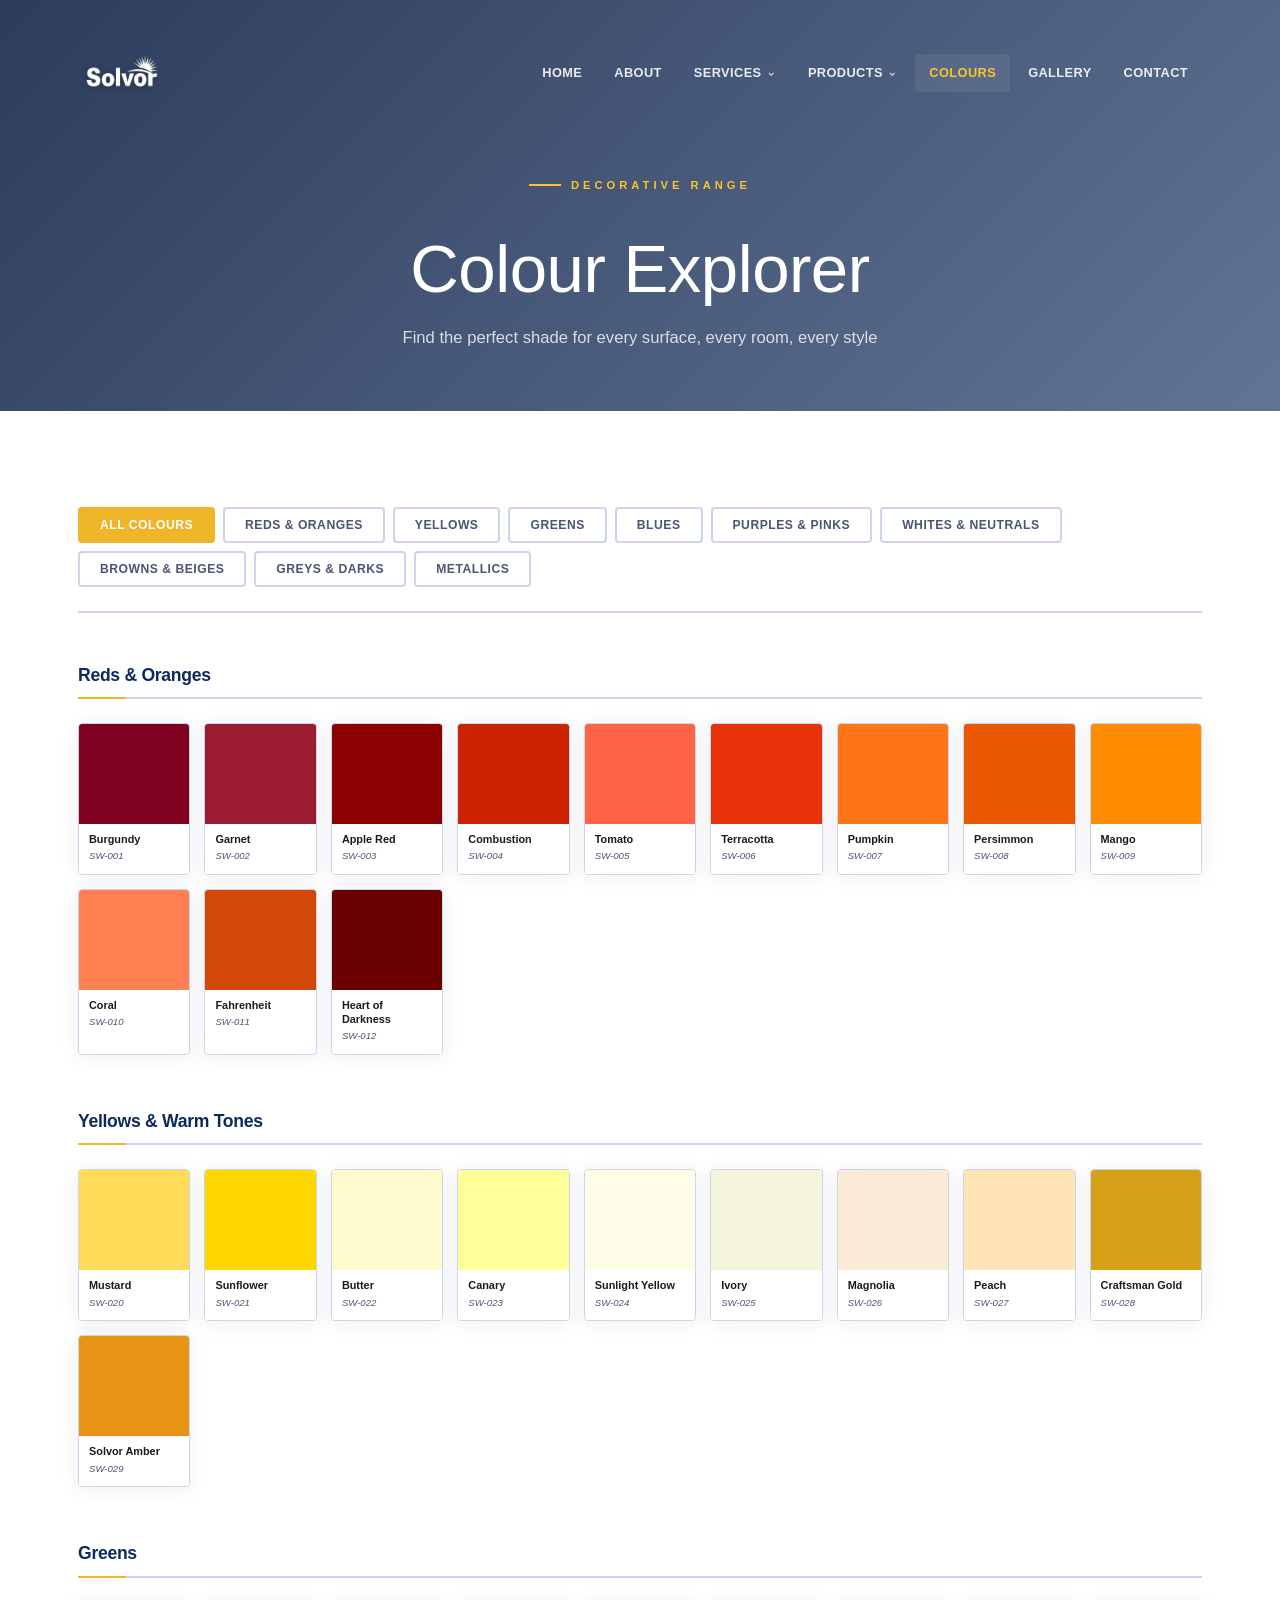
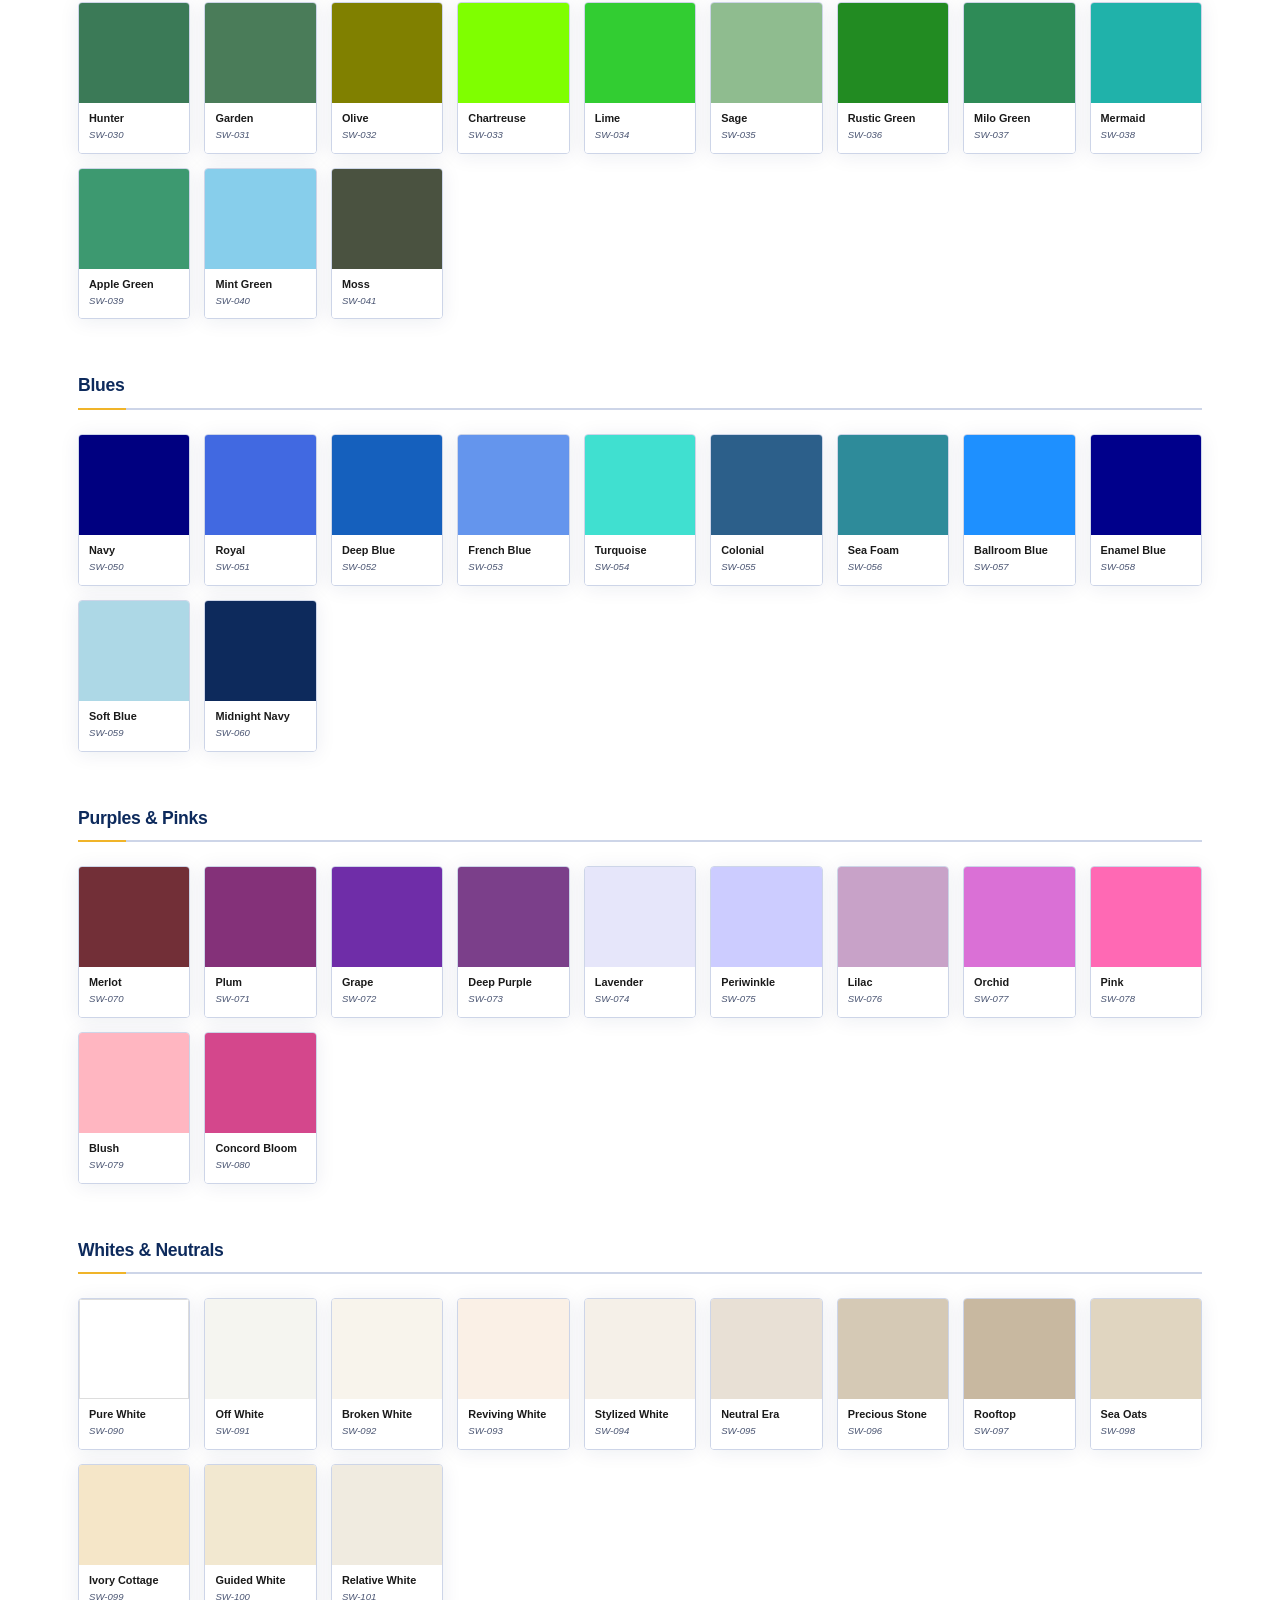
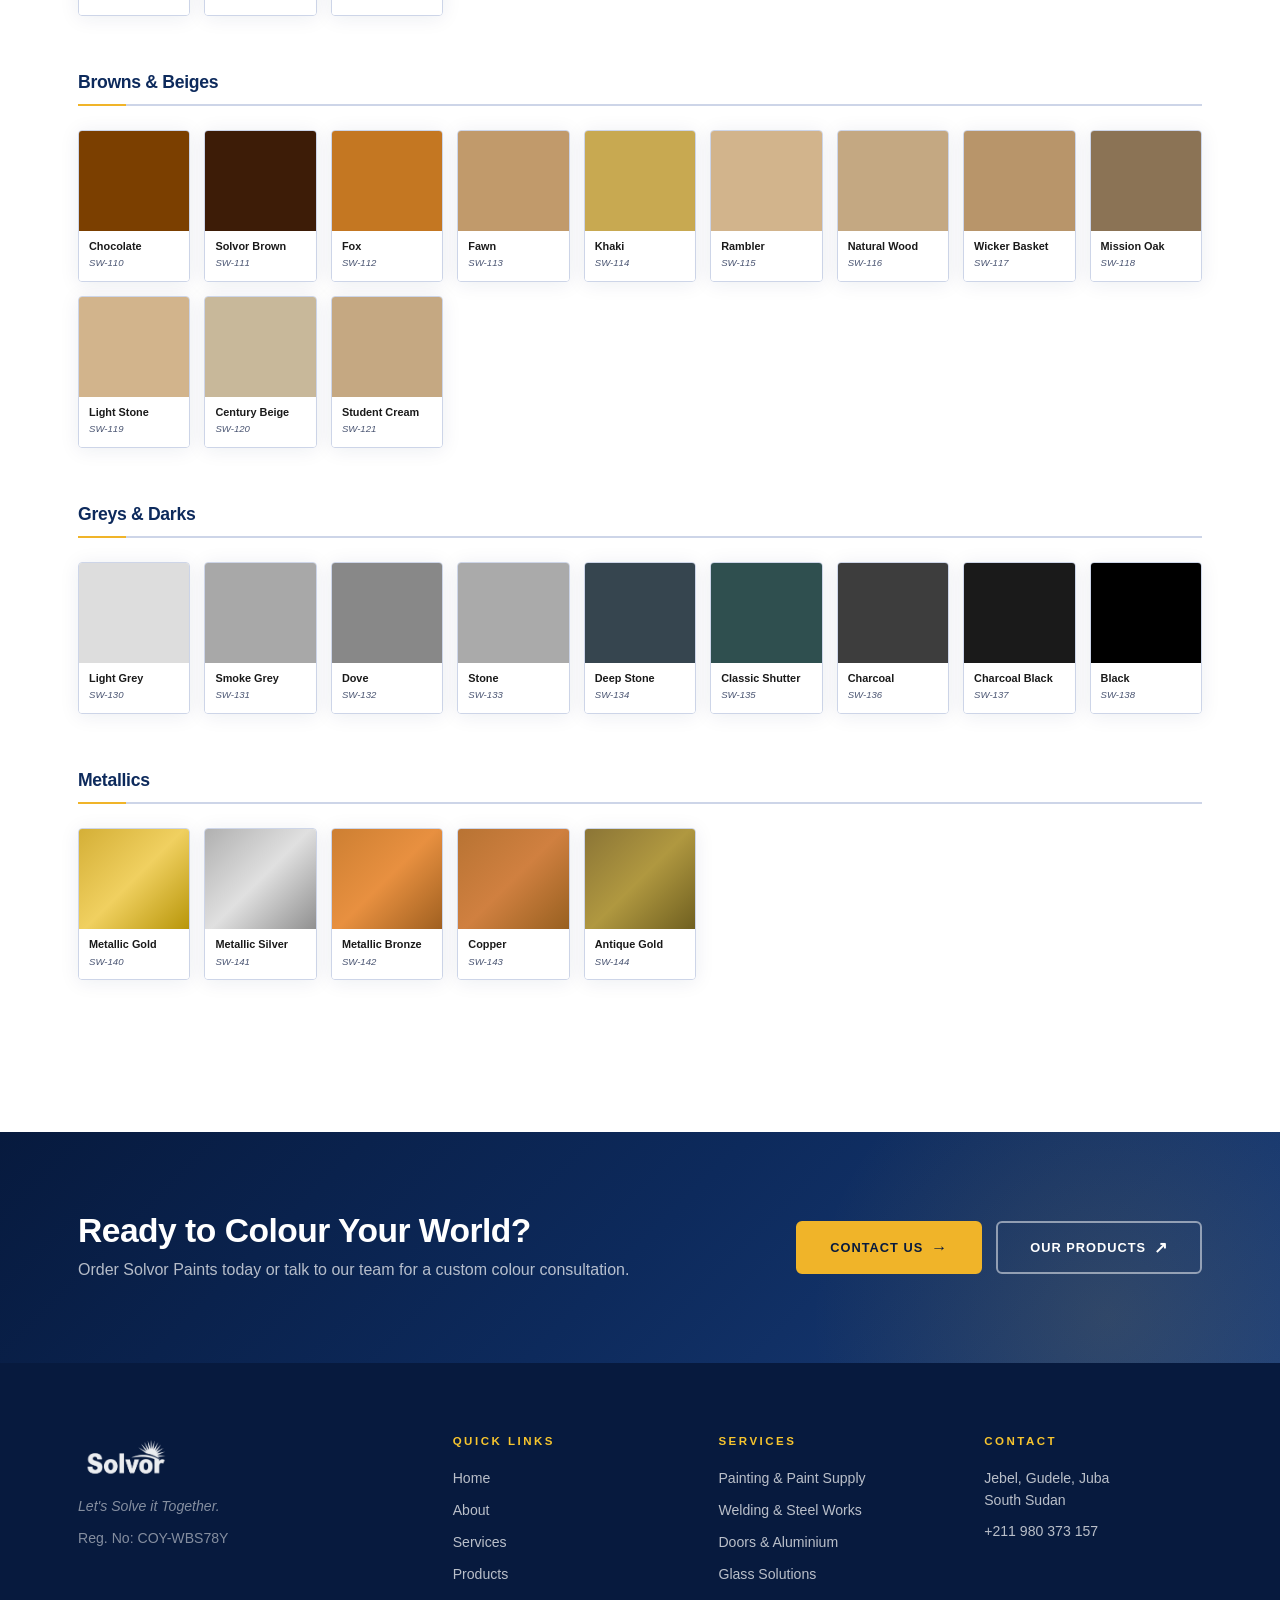
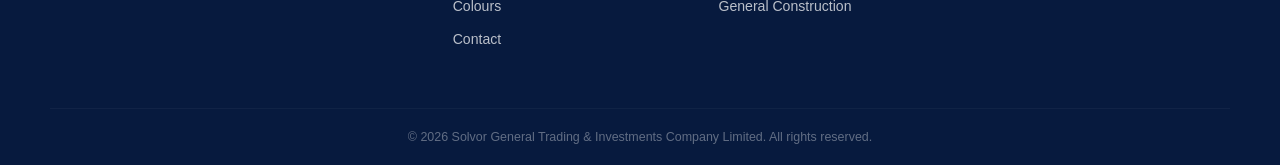
<file: colours.html>
<!DOCTYPE html>
<html lang="en">
<head>
  <meta charset="UTF-8" />
  <meta name="viewport" content="width=device-width, initial-scale=1.0" />
  <title>Colour Range — 200+ Decorative Paint Colours | Solvor Paints Juba</title>
  <meta name="description" content="Explore Solvor's 200+ paint colours — reds, blues, greens, neutrals, metallics and more. Find the perfect shade for every interior and exterior surface in South Sudan and East Africa." />
  <meta name="robots" content="index, follow" />
  <link rel="canonical" href="https://solvorpaints.com/colours.html" />
  <meta property="og:type" content="website" />
  <meta property="og:url" content="https://solvorpaints.com/colours.html" />
  <meta property="og:title" content="200+ Paint Colours — Solvor Colour Explorer" />
  <meta property="og:description" content="Browse Solvor's full decorative colour range. Filter by family — reds, blues, greens, neutrals, metallics and more." />
  <meta property="og:image" content="https://solvorpaints.com/images/solvor paints paint.png" />
  <meta name="twitter:card" content="summary_large_image" />
  <link rel="icon" type="image/png" href="images/solvor company logo.png" />
  <link rel="stylesheet" href="styles.css" />
  <link href="https://fonts.googleapis.com/css2?family=Montserrat:wght@400;600;700;800;900&family=Open+Sans:wght@400;600&display=swap" rel="stylesheet" />
</head>
<body>

  <nav class="navbar scrolled" id="navbar">
    <div class="nav-container">
      <a href="index.html" class="nav-logo">
        <img src="images/solvor company logo.webp" alt="Solvor Paints" class="nav-logo-img" />
      </a>
      <button class="nav-toggle" id="nav-toggle" aria-label="Toggle navigation">
        <span></span><span></span><span></span>
      </button>
      <ul class="nav-links" id="nav-links">
        <li><a href="index.html">Home</a></li>
        <li><a href="about.html">About</a></li>
        <li class="has-dropdown">
          <a href="services.html">Services <span class="chevron">&#8964;</span></a>
          <ul class="dropdown">
            <li><a href="services.html">Painting</a></li>
            <li><a href="services.html">Paint Supply</a></li>
            <li><a href="services.html">Welding & Steel</a></li>
            <li><a href="services.html">Doors</a></li>
            <li><a href="services.html">Glass & Aluminium</a></li>
            <li><a href="services.html">General Construction</a></li>
          </ul>
        </li>
        <li class="has-dropdown">
          <a href="products.html">Products <span class="chevron">&#8964;</span></a>
          <ul class="dropdown">
            <li><a href="products.html">Vinyl Silk Emulsion</a></li>
            <li><a href="products.html">Matt Emulsion</a></li>
            <li><a href="products.html">Weatherguard Matt</a></li>
            <li><a href="products.html">Textured Paint</a></li>
            <li><a href="products.html">Roofing Paint</a></li>
            <li><a href="colours.html">Colour Range</a></li>
          </ul>
        </li>
        <li><a href="colours.html" class="active">Colours</a></li>
        <li><a href="gallery.html">Gallery</a></li>
        <li><a href="contact.html">Contact</a></li>
      </ul>
    </div>
  </nav>

  <section class="page-hero" style="background-image:url('https://images.unsplash.com/photo-1542238060-646c7ed65622?w=1400&q=80&auto=format&fit=crop'); background-size:cover; background-position:center;">
    <div class="page-hero-overlay"></div>
    <div class="page-hero-content">
      <span class="hero-eyebrow">Decorative Range</span>
      <h1>Colour Explorer</h1>
      <p>Find the perfect shade for every surface, every room, every style</p>
    </div>
  </section>

  <!-- COLOUR EXPLORER -->
  <section class="section colours-page">
    <div class="container">

      <!-- Filter Tabs -->
      <div class="colour-filter-tabs" id="colourTabs">
        <button class="tab-btn active" data-group="all">All Colours</button>
        <button class="tab-btn" data-group="reds">Reds &amp; Oranges</button>
        <button class="tab-btn" data-group="yellows">Yellows</button>
        <button class="tab-btn" data-group="greens">Greens</button>
        <button class="tab-btn" data-group="blues">Blues</button>
        <button class="tab-btn" data-group="purples">Purples &amp; Pinks</button>
        <button class="tab-btn" data-group="neutrals">Whites &amp; Neutrals</button>
        <button class="tab-btn" data-group="browns">Browns &amp; Beiges</button>
        <button class="tab-btn" data-group="greys">Greys &amp; Darks</button>
        <button class="tab-btn" data-group="metallics">Metallics</button>
      </div>

      <!-- Reds & Oranges -->
      <div class="colour-family" data-group="reds">
        <h3 class="family-title">Reds &amp; Oranges</h3>
        <div class="chips-grid">
          <div class="paint-chip-card"><div class="chip-swatch" style="background:#800020;"></div><div class="chip-meta"><span class="chip-name">Burgundy</span><span class="chip-code">SW-001</span></div></div>
          <div class="paint-chip-card"><div class="chip-swatch" style="background:#9b1b30;"></div><div class="chip-meta"><span class="chip-name">Garnet</span><span class="chip-code">SW-002</span></div></div>
          <div class="paint-chip-card"><div class="chip-swatch" style="background:#8b0000;"></div><div class="chip-meta"><span class="chip-name">Apple Red</span><span class="chip-code">SW-003</span></div></div>
          <div class="paint-chip-card"><div class="chip-swatch" style="background:#cc2200;"></div><div class="chip-meta"><span class="chip-name">Combustion</span><span class="chip-code">SW-004</span></div></div>
          <div class="paint-chip-card"><div class="chip-swatch" style="background:#ff6347;"></div><div class="chip-meta"><span class="chip-name">Tomato</span><span class="chip-code">SW-005</span></div></div>
          <div class="paint-chip-card"><div class="chip-swatch" style="background:#e8320a;"></div><div class="chip-meta"><span class="chip-name">Terracotta</span><span class="chip-code">SW-006</span></div></div>
          <div class="paint-chip-card"><div class="chip-swatch" style="background:#ff7518;"></div><div class="chip-meta"><span class="chip-name">Pumpkin</span><span class="chip-code">SW-007</span></div></div>
          <div class="paint-chip-card"><div class="chip-swatch" style="background:#ec5800;"></div><div class="chip-meta"><span class="chip-name">Persimmon</span><span class="chip-code">SW-008</span></div></div>
          <div class="paint-chip-card"><div class="chip-swatch" style="background:#ff8c00;"></div><div class="chip-meta"><span class="chip-name">Mango</span><span class="chip-code">SW-009</span></div></div>
          <div class="paint-chip-card"><div class="chip-swatch" style="background:#ff7f50;"></div><div class="chip-meta"><span class="chip-name">Coral</span><span class="chip-code">SW-010</span></div></div>
          <div class="paint-chip-card"><div class="chip-swatch" style="background:#d4470a;"></div><div class="chip-meta"><span class="chip-name">Fahrenheit</span><span class="chip-code">SW-011</span></div></div>
          <div class="paint-chip-card"><div class="chip-swatch" style="background:#6b0000;"></div><div class="chip-meta"><span class="chip-name">Heart of Darkness</span><span class="chip-code">SW-012</span></div></div>
        </div>
      </div>

      <!-- Yellows -->
      <div class="colour-family" data-group="yellows">
        <h3 class="family-title">Yellows &amp; Warm Tones</h3>
        <div class="chips-grid">
          <div class="paint-chip-card"><div class="chip-swatch" style="background:#ffdb58;"></div><div class="chip-meta"><span class="chip-name">Mustard</span><span class="chip-code">SW-020</span></div></div>
          <div class="paint-chip-card"><div class="chip-swatch" style="background:#ffd700;"></div><div class="chip-meta"><span class="chip-name">Sunflower</span><span class="chip-code">SW-021</span></div></div>
          <div class="paint-chip-card"><div class="chip-swatch" style="background:#fffacd;"></div><div class="chip-meta"><span class="chip-name">Butter</span><span class="chip-code">SW-022</span></div></div>
          <div class="paint-chip-card"><div class="chip-swatch" style="background:#ffff99;"></div><div class="chip-meta"><span class="chip-name">Canary</span><span class="chip-code">SW-023</span></div></div>
          <div class="paint-chip-card"><div class="chip-swatch" style="background:#fffde7;"></div><div class="chip-meta"><span class="chip-name">Sunlight Yellow</span><span class="chip-code">SW-024</span></div></div>
          <div class="paint-chip-card"><div class="chip-swatch" style="background:#f5f5dc;"></div><div class="chip-meta"><span class="chip-name">Ivory</span><span class="chip-code">SW-025</span></div></div>
          <div class="paint-chip-card"><div class="chip-swatch" style="background:#faebd7;"></div><div class="chip-meta"><span class="chip-name">Magnolia</span><span class="chip-code">SW-026</span></div></div>
          <div class="paint-chip-card"><div class="chip-swatch" style="background:#ffe4b5;"></div><div class="chip-meta"><span class="chip-name">Peach</span><span class="chip-code">SW-027</span></div></div>
          <div class="paint-chip-card"><div class="chip-swatch" style="background:#d4a017;"></div><div class="chip-meta"><span class="chip-name">Craftsman Gold</span><span class="chip-code">SW-028</span></div></div>
          <div class="paint-chip-card"><div class="chip-swatch" style="background:#e89415;"></div><div class="chip-meta"><span class="chip-name">Solvor Amber</span><span class="chip-code">SW-029</span></div></div>
        </div>
      </div>

      <!-- Greens -->
      <div class="colour-family" data-group="greens">
        <h3 class="family-title">Greens</h3>
        <div class="chips-grid">
          <div class="paint-chip-card"><div class="chip-swatch" style="background:#3b7a57;"></div><div class="chip-meta"><span class="chip-name">Hunter</span><span class="chip-code">SW-030</span></div></div>
          <div class="paint-chip-card"><div class="chip-swatch" style="background:#4a7c59;"></div><div class="chip-meta"><span class="chip-name">Garden</span><span class="chip-code">SW-031</span></div></div>
          <div class="paint-chip-card"><div class="chip-swatch" style="background:#808000;"></div><div class="chip-meta"><span class="chip-name">Olive</span><span class="chip-code">SW-032</span></div></div>
          <div class="paint-chip-card"><div class="chip-swatch" style="background:#7fff00;"></div><div class="chip-meta"><span class="chip-name">Chartreuse</span><span class="chip-code">SW-033</span></div></div>
          <div class="paint-chip-card"><div class="chip-swatch" style="background:#32cd32;"></div><div class="chip-meta"><span class="chip-name">Lime</span><span class="chip-code">SW-034</span></div></div>
          <div class="paint-chip-card"><div class="chip-swatch" style="background:#8fbc8f;"></div><div class="chip-meta"><span class="chip-name">Sage</span><span class="chip-code">SW-035</span></div></div>
          <div class="paint-chip-card"><div class="chip-swatch" style="background:#228b22;"></div><div class="chip-meta"><span class="chip-name">Rustic Green</span><span class="chip-code">SW-036</span></div></div>
          <div class="paint-chip-card"><div class="chip-swatch" style="background:#2e8b57;"></div><div class="chip-meta"><span class="chip-name">Milo Green</span><span class="chip-code">SW-037</span></div></div>
          <div class="paint-chip-card"><div class="chip-swatch" style="background:#20b2aa;"></div><div class="chip-meta"><span class="chip-name">Mermaid</span><span class="chip-code">SW-038</span></div></div>
          <div class="paint-chip-card"><div class="chip-swatch" style="background:#3d9970;"></div><div class="chip-meta"><span class="chip-name">Apple Green</span><span class="chip-code">SW-039</span></div></div>
          <div class="paint-chip-card"><div class="chip-swatch" style="background:#87ceeb;"></div><div class="chip-meta"><span class="chip-name">Mint Green</span><span class="chip-code">SW-040</span></div></div>
          <div class="paint-chip-card"><div class="chip-swatch" style="background:#4a5240;"></div><div class="chip-meta"><span class="chip-name">Moss</span><span class="chip-code">SW-041</span></div></div>
        </div>
      </div>

      <!-- Blues -->
      <div class="colour-family" data-group="blues">
        <h3 class="family-title">Blues</h3>
        <div class="chips-grid">
          <div class="paint-chip-card"><div class="chip-swatch" style="background:#000080;"></div><div class="chip-meta"><span class="chip-name">Navy</span><span class="chip-code">SW-050</span></div></div>
          <div class="paint-chip-card"><div class="chip-swatch" style="background:#4169e1;"></div><div class="chip-meta"><span class="chip-name">Royal</span><span class="chip-code">SW-051</span></div></div>
          <div class="paint-chip-card"><div class="chip-swatch" style="background:#1560bd;"></div><div class="chip-meta"><span class="chip-name">Deep Blue</span><span class="chip-code">SW-052</span></div></div>
          <div class="paint-chip-card"><div class="chip-swatch" style="background:#6495ed;"></div><div class="chip-meta"><span class="chip-name">French Blue</span><span class="chip-code">SW-053</span></div></div>
          <div class="paint-chip-card"><div class="chip-swatch" style="background:#40e0d0;"></div><div class="chip-meta"><span class="chip-name">Turquoise</span><span class="chip-code">SW-054</span></div></div>
          <div class="paint-chip-card"><div class="chip-swatch" style="background:#2c5f8a;"></div><div class="chip-meta"><span class="chip-name">Colonial</span><span class="chip-code">SW-055</span></div></div>
          <div class="paint-chip-card"><div class="chip-swatch" style="background:#2e8b9a;"></div><div class="chip-meta"><span class="chip-name">Sea Foam</span><span class="chip-code">SW-056</span></div></div>
          <div class="paint-chip-card"><div class="chip-swatch" style="background:#1e90ff;"></div><div class="chip-meta"><span class="chip-name">Ballroom Blue</span><span class="chip-code">SW-057</span></div></div>
          <div class="paint-chip-card"><div class="chip-swatch" style="background:#00008b;"></div><div class="chip-meta"><span class="chip-name">Enamel Blue</span><span class="chip-code">SW-058</span></div></div>
          <div class="paint-chip-card"><div class="chip-swatch" style="background:#add8e6;"></div><div class="chip-meta"><span class="chip-name">Soft Blue</span><span class="chip-code">SW-059</span></div></div>
          <div class="paint-chip-card"><div class="chip-swatch" style="background:#0d2a5c;"></div><div class="chip-meta"><span class="chip-name">Midnight Navy</span><span class="chip-code">SW-060</span></div></div>
        </div>
      </div>

      <!-- Purples & Pinks -->
      <div class="colour-family" data-group="purples">
        <h3 class="family-title">Purples &amp; Pinks</h3>
        <div class="chips-grid">
          <div class="paint-chip-card"><div class="chip-swatch" style="background:#722f37;"></div><div class="chip-meta"><span class="chip-name">Merlot</span><span class="chip-code">SW-070</span></div></div>
          <div class="paint-chip-card"><div class="chip-swatch" style="background:#843179;"></div><div class="chip-meta"><span class="chip-name">Plum</span><span class="chip-code">SW-071</span></div></div>
          <div class="paint-chip-card"><div class="chip-swatch" style="background:#6f2da8;"></div><div class="chip-meta"><span class="chip-name">Grape</span><span class="chip-code">SW-072</span></div></div>
          <div class="paint-chip-card"><div class="chip-swatch" style="background:#7b3f8a;"></div><div class="chip-meta"><span class="chip-name">Deep Purple</span><span class="chip-code">SW-073</span></div></div>
          <div class="paint-chip-card"><div class="chip-swatch" style="background:#e6e6fa;"></div><div class="chip-meta"><span class="chip-name">Lavender</span><span class="chip-code">SW-074</span></div></div>
          <div class="paint-chip-card"><div class="chip-swatch" style="background:#ccccff;"></div><div class="chip-meta"><span class="chip-name">Periwinkle</span><span class="chip-code">SW-075</span></div></div>
          <div class="paint-chip-card"><div class="chip-swatch" style="background:#c8a2c8;"></div><div class="chip-meta"><span class="chip-name">Lilac</span><span class="chip-code">SW-076</span></div></div>
          <div class="paint-chip-card"><div class="chip-swatch" style="background:#da70d6;"></div><div class="chip-meta"><span class="chip-name">Orchid</span><span class="chip-code">SW-077</span></div></div>
          <div class="paint-chip-card"><div class="chip-swatch" style="background:#ff69b4;"></div><div class="chip-meta"><span class="chip-name">Pink</span><span class="chip-code">SW-078</span></div></div>
          <div class="paint-chip-card"><div class="chip-swatch" style="background:#ffb6c1;"></div><div class="chip-meta"><span class="chip-name">Blush</span><span class="chip-code">SW-079</span></div></div>
          <div class="paint-chip-card"><div class="chip-swatch" style="background:#d4478c;"></div><div class="chip-meta"><span class="chip-name">Concord Bloom</span><span class="chip-code">SW-080</span></div></div>
        </div>
      </div>

      <!-- Whites & Neutrals -->
      <div class="colour-family" data-group="neutrals">
        <h3 class="family-title">Whites &amp; Neutrals</h3>
        <div class="chips-grid">
          <div class="paint-chip-card"><div class="chip-swatch" style="background:#ffffff; border:1px solid #ddd;"></div><div class="chip-meta"><span class="chip-name">Pure White</span><span class="chip-code">SW-090</span></div></div>
          <div class="paint-chip-card"><div class="chip-swatch" style="background:#f5f5f0;"></div><div class="chip-meta"><span class="chip-name">Off White</span><span class="chip-code">SW-091</span></div></div>
          <div class="paint-chip-card"><div class="chip-swatch" style="background:#f8f4ec;"></div><div class="chip-meta"><span class="chip-name">Broken White</span><span class="chip-code">SW-092</span></div></div>
          <div class="paint-chip-card"><div class="chip-swatch" style="background:#faf0e6;"></div><div class="chip-meta"><span class="chip-name">Reviving White</span><span class="chip-code">SW-093</span></div></div>
          <div class="paint-chip-card"><div class="chip-swatch" style="background:#f5f0e8;"></div><div class="chip-meta"><span class="chip-name">Stylized White</span><span class="chip-code">SW-094</span></div></div>
          <div class="paint-chip-card"><div class="chip-swatch" style="background:#e8e0d5;"></div><div class="chip-meta"><span class="chip-name">Neutral Era</span><span class="chip-code">SW-095</span></div></div>
          <div class="paint-chip-card"><div class="chip-swatch" style="background:#d5c9b5;"></div><div class="chip-meta"><span class="chip-name">Precious Stone</span><span class="chip-code">SW-096</span></div></div>
          <div class="paint-chip-card"><div class="chip-swatch" style="background:#c8b8a0;"></div><div class="chip-meta"><span class="chip-name">Rooftop</span><span class="chip-code">SW-097</span></div></div>
          <div class="paint-chip-card"><div class="chip-swatch" style="background:#e0d5c0;"></div><div class="chip-meta"><span class="chip-name">Sea Oats</span><span class="chip-code">SW-098</span></div></div>
          <div class="paint-chip-card"><div class="chip-swatch" style="background:#f5e6c8;"></div><div class="chip-meta"><span class="chip-name">Ivory Cottage</span><span class="chip-code">SW-099</span></div></div>
          <div class="paint-chip-card"><div class="chip-swatch" style="background:#f2e8d0;"></div><div class="chip-meta"><span class="chip-name">Guided White</span><span class="chip-code">SW-100</span></div></div>
          <div class="paint-chip-card"><div class="chip-swatch" style="background:#f0ebe0;"></div><div class="chip-meta"><span class="chip-name">Relative White</span><span class="chip-code">SW-101</span></div></div>
        </div>
      </div>

      <!-- Browns & Beiges -->
      <div class="colour-family" data-group="browns">
        <h3 class="family-title">Browns &amp; Beiges</h3>
        <div class="chips-grid">
          <div class="paint-chip-card"><div class="chip-swatch" style="background:#7b3f00;"></div><div class="chip-meta"><span class="chip-name">Chocolate</span><span class="chip-code">SW-110</span></div></div>
          <div class="paint-chip-card"><div class="chip-swatch" style="background:#3d1c07;"></div><div class="chip-meta"><span class="chip-name">Solvor Brown</span><span class="chip-code">SW-111</span></div></div>
          <div class="paint-chip-card"><div class="chip-swatch" style="background:#c47722;"></div><div class="chip-meta"><span class="chip-name">Fox</span><span class="chip-code">SW-112</span></div></div>
          <div class="paint-chip-card"><div class="chip-swatch" style="background:#c19a6b;"></div><div class="chip-meta"><span class="chip-name">Fawn</span><span class="chip-code">SW-113</span></div></div>
          <div class="paint-chip-card"><div class="chip-swatch" style="background:#c8a951;"></div><div class="chip-meta"><span class="chip-name">Khaki</span><span class="chip-code">SW-114</span></div></div>
          <div class="paint-chip-card"><div class="chip-swatch" style="background:#d2b48c;"></div><div class="chip-meta"><span class="chip-name">Rambler</span><span class="chip-code">SW-115</span></div></div>
          <div class="paint-chip-card"><div class="chip-swatch" style="background:#c4a882;"></div><div class="chip-meta"><span class="chip-name">Natural Wood</span><span class="chip-code">SW-116</span></div></div>
          <div class="paint-chip-card"><div class="chip-swatch" style="background:#b8956a;"></div><div class="chip-meta"><span class="chip-name">Wicker Basket</span><span class="chip-code">SW-117</span></div></div>
          <div class="paint-chip-card"><div class="chip-swatch" style="background:#8b7355;"></div><div class="chip-meta"><span class="chip-name">Mission Oak</span><span class="chip-code">SW-118</span></div></div>
          <div class="paint-chip-card"><div class="chip-swatch" style="background:#d2b48c;"></div><div class="chip-meta"><span class="chip-name">Light Stone</span><span class="chip-code">SW-119</span></div></div>
          <div class="paint-chip-card"><div class="chip-swatch" style="background:#c8b89a;"></div><div class="chip-meta"><span class="chip-name">Century Beige</span><span class="chip-code">SW-120</span></div></div>
          <div class="paint-chip-card"><div class="chip-swatch" style="background:#c5a882;"></div><div class="chip-meta"><span class="chip-name">Student Cream</span><span class="chip-code">SW-121</span></div></div>
        </div>
      </div>

      <!-- Greys & Darks -->
      <div class="colour-family" data-group="greys">
        <h3 class="family-title">Greys &amp; Darks</h3>
        <div class="chips-grid">
          <div class="paint-chip-card"><div class="chip-swatch" style="background:#ddd;"></div><div class="chip-meta"><span class="chip-name">Light Grey</span><span class="chip-code">SW-130</span></div></div>
          <div class="paint-chip-card"><div class="chip-swatch" style="background:#a8a8a8;"></div><div class="chip-meta"><span class="chip-name">Smoke Grey</span><span class="chip-code">SW-131</span></div></div>
          <div class="paint-chip-card"><div class="chip-swatch" style="background:#888888;"></div><div class="chip-meta"><span class="chip-name">Dove</span><span class="chip-code">SW-132</span></div></div>
          <div class="paint-chip-card"><div class="chip-swatch" style="background:#aaaaaa;"></div><div class="chip-meta"><span class="chip-name">Stone</span><span class="chip-code">SW-133</span></div></div>
          <div class="paint-chip-card"><div class="chip-swatch" style="background:#36454f;"></div><div class="chip-meta"><span class="chip-name">Deep Stone</span><span class="chip-code">SW-134</span></div></div>
          <div class="paint-chip-card"><div class="chip-swatch" style="background:#2f4f4f;"></div><div class="chip-meta"><span class="chip-name">Classic Shutter</span><span class="chip-code">SW-135</span></div></div>
          <div class="paint-chip-card"><div class="chip-swatch" style="background:#3d3d3d;"></div><div class="chip-meta"><span class="chip-name">Charcoal</span><span class="chip-code">SW-136</span></div></div>
          <div class="paint-chip-card"><div class="chip-swatch" style="background:#1a1a1a;"></div><div class="chip-meta"><span class="chip-name">Charcoal Black</span><span class="chip-code">SW-137</span></div></div>
          <div class="paint-chip-card"><div class="chip-swatch" style="background:#000000;"></div><div class="chip-meta"><span class="chip-name">Black</span><span class="chip-code">SW-138</span></div></div>
        </div>
      </div>

      <!-- Metallics -->
      <div class="colour-family" data-group="metallics">
        <h3 class="family-title">Metallics</h3>
        <div class="chips-grid">
          <div class="paint-chip-card"><div class="chip-swatch metallic" style="background: linear-gradient(135deg, #d4af37, #f0d060, #b8960a);"></div><div class="chip-meta"><span class="chip-name">Metallic Gold</span><span class="chip-code">SW-140</span></div></div>
          <div class="paint-chip-card"><div class="chip-swatch metallic" style="background: linear-gradient(135deg, #b0b0b0, #e0e0e0, #909090);"></div><div class="chip-meta"><span class="chip-name">Metallic Silver</span><span class="chip-code">SW-141</span></div></div>
          <div class="paint-chip-card"><div class="chip-swatch metallic" style="background: linear-gradient(135deg, #cd7f32, #e89040, #a06020);"></div><div class="chip-meta"><span class="chip-name">Metallic Bronze</span><span class="chip-code">SW-142</span></div></div>
          <div class="paint-chip-card"><div class="chip-swatch metallic" style="background: linear-gradient(135deg, #b87333, #d08040, #986020);"></div><div class="chip-meta"><span class="chip-name">Copper</span><span class="chip-code">SW-143</span></div></div>
          <div class="paint-chip-card"><div class="chip-swatch metallic" style="background: linear-gradient(135deg, #8b7536, #b09840, #706020);"></div><div class="chip-meta"><span class="chip-name">Antique Gold</span><span class="chip-code">SW-144</span></div></div>
        </div>
      </div>

    </div>
  </section>

  <!-- CTA -->
  <section class="cta-banner">
    <div class="container cta-inner">
      <div>
        <h2>Ready to Colour Your World?</h2>
        <p>Order Solvor Paints today or talk to our team for a custom colour consultation.</p>
      </div>
      <div class="cta-actions">
        <a href="contact.html" class="btn btn-primary">Contact Us</a>
        <a href="products.html" class="btn btn-outline">Our Products</a>
      </div>
    </div>
  </section>

  <footer class="footer">
    <div class="container footer-inner">
      <div class="footer-brand">
        <div class="footer-logo"><img src="images/solvor company logo.webp" alt="Solvor Paints" class="footer-logo-img" /></div>
        <p>Let's Solve it Together.</p>
        <p class="footer-reg">Reg. No: COY-WBS78Y</p>
      </div>
      <div class="footer-links">
        <h4>Quick Links</h4>
        <ul>
          <li><a href="index.html">Home</a></li>
          <li><a href="about.html">About</a></li>
          <li><a href="services.html">Services</a></li>
          <li><a href="products.html">Products</a></li>
          <li><a href="colours.html">Colours</a></li>
          <li><a href="contact.html">Contact</a></li>
        </ul>
      </div>
      <div class="footer-services">
        <h4>Services</h4>
        <ul>
          <li>Painting & Paint Supply</li>
          <li>Welding & Steel Works</li>
          <li>Doors & Aluminium</li>
          <li>Glass Solutions</li>
          <li>General Construction</li>
        </ul>
      </div>
      <div class="footer-contact">
        <h4>Contact</h4>
        <p>Jebel, Gudele, Juba<br>South Sudan</p>
        <p><a href="tel:+211980373157">+211 980 373 157</a></p>
      </div>
    </div>
    <div class="footer-bottom">
      <p>&copy; 2026 Solvor General Trading & Investments Company Limited. All rights reserved.</p>
    </div>
  </footer>

  <a href="#" class="back-to-top" id="back-to-top">&#8593;</a>
  <script src="script.js"></script>
</body>
</html>
</file>
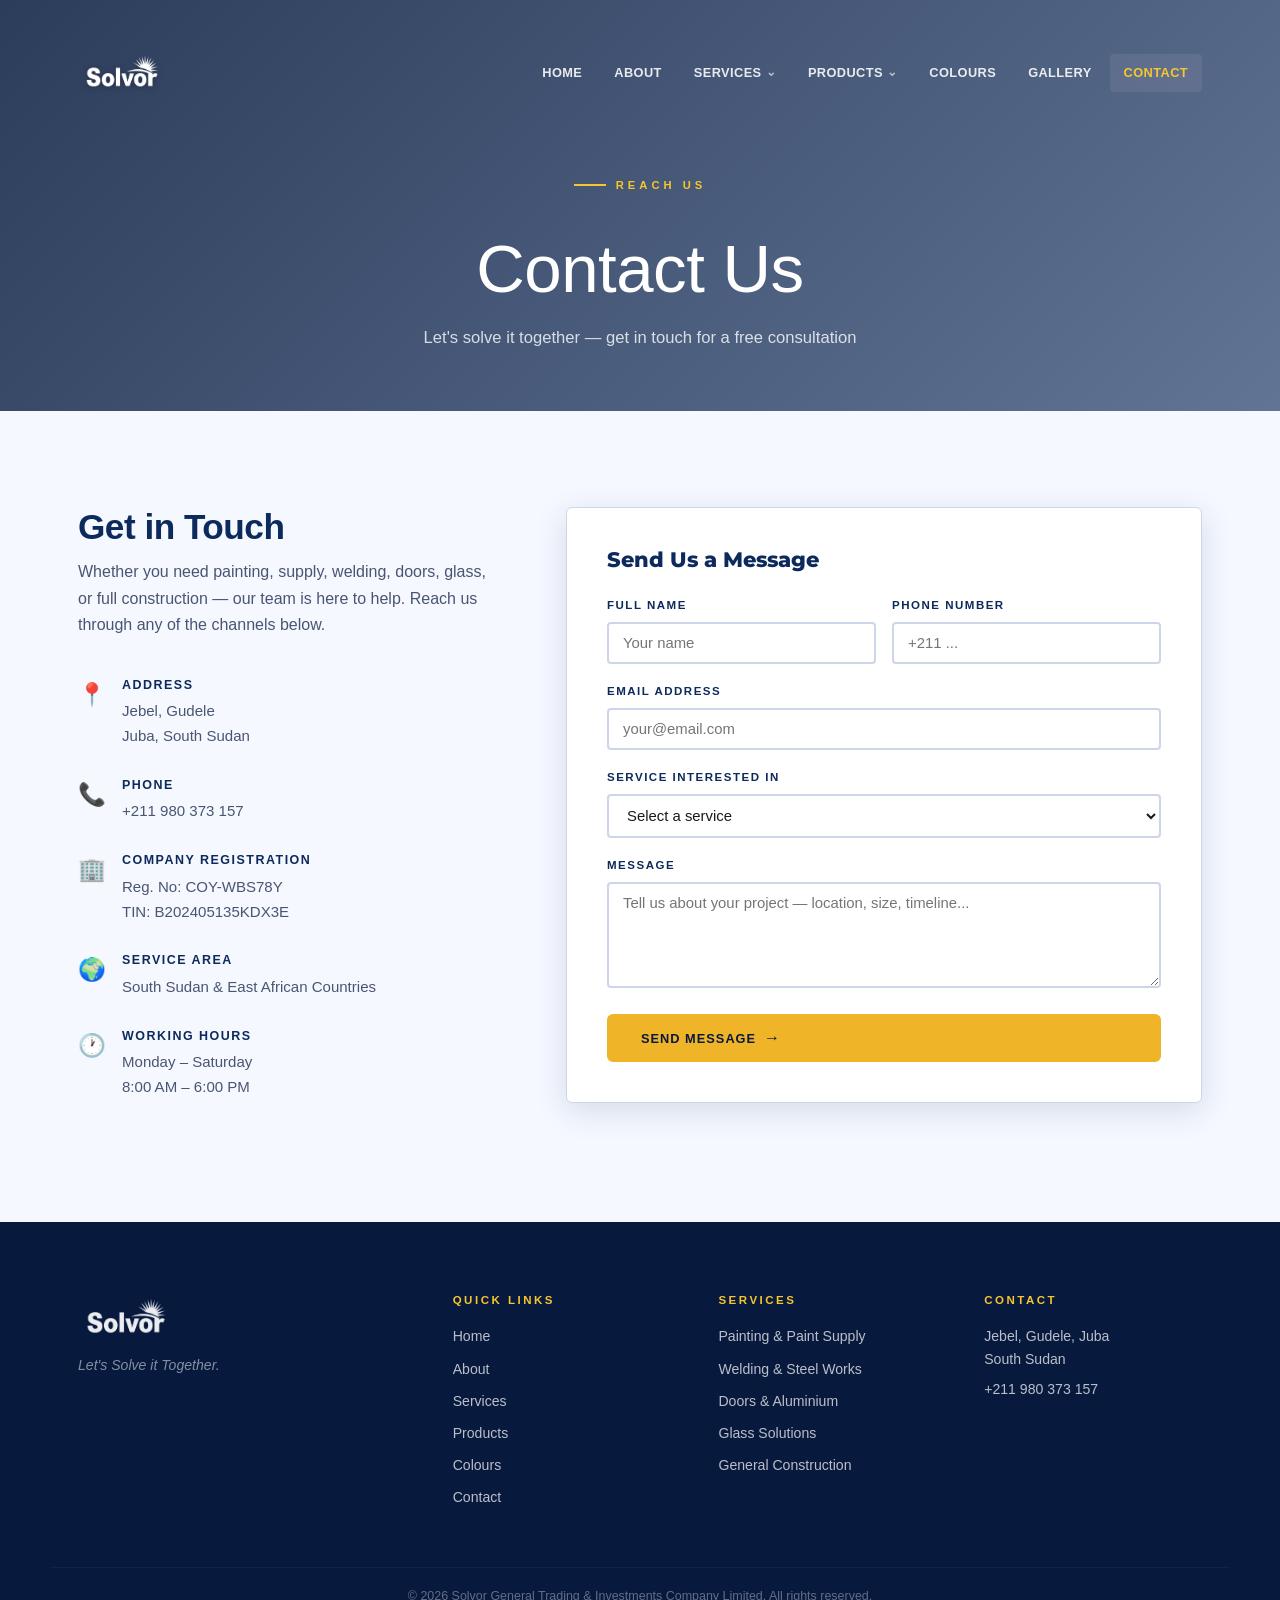
<file: contact.html>
<!DOCTYPE html>
<html lang="en">
<head>
  <meta charset="UTF-8" />
  <meta name="viewport" content="width=device-width, initial-scale=1.0" />
  <title>Contact Solvor — Get a Quote | Juba, South Sudan</title>
  <meta name="description" content="Contact Solvor General Trading &amp; Investments for painting, welding, doors, glass and construction services in Juba, South Sudan. Call +211 980 373 157 or send us a message." />
  <meta name="robots" content="index, follow" />
  <link rel="canonical" href="https://solvorpaints.com/contact.html" />
  <meta property="og:type" content="website" />
  <meta property="og:url" content="https://solvorpaints.com/contact.html" />
  <meta property="og:title" content="Contact Solvor — Get a Free Quote" />
  <meta property="og:description" content="Reach Solvor in Juba, South Sudan. Free consultation for all painting, construction and building services across East Africa." />
  <meta property="og:image" content="https://solvorpaints.com/images/solvor company logo.png" />
  <meta name="twitter:card" content="summary_large_image" />
  <link rel="icon" type="image/png" href="images/solvor company logo.png" />
  <link rel="stylesheet" href="styles.css" />
  <link href="https://fonts.googleapis.com/css2?family=Montserrat:wght@400;600;700;900&family=Open+Sans:wght@400;600&display=swap" rel="stylesheet" />
</head>
<body>

  <nav class="navbar scrolled" id="navbar">
    <div class="nav-container">
      <a href="index.html" class="nav-logo">
        <img src="images/solvor company logo.webp" alt="Solvor Paints" class="nav-logo-img" />
      </a>
      <button class="nav-toggle" id="nav-toggle" aria-label="Toggle navigation">
        <span></span><span></span><span></span>
      </button>
      <ul class="nav-links" id="nav-links">
        <li><a href="index.html">Home</a></li>
        <li><a href="about.html">About</a></li>
        <li class="has-dropdown">
          <a href="services.html">Services <span class="chevron">&#8964;</span></a>
          <ul class="dropdown">
            <li><a href="services.html">Painting</a></li>
            <li><a href="services.html">Paint Supply</a></li>
            <li><a href="services.html">Welding & Steel</a></li>
            <li><a href="services.html">Doors</a></li>
            <li><a href="services.html">Glass & Aluminium</a></li>
            <li><a href="services.html">General Construction</a></li>
          </ul>
        </li>
        <li class="has-dropdown">
          <a href="products.html">Products <span class="chevron">&#8964;</span></a>
          <ul class="dropdown">
            <li><a href="products.html">Vinyl Silk Emulsion</a></li>
            <li><a href="products.html">Matt Emulsion</a></li>
            <li><a href="products.html">Weatherguard Matt</a></li>
            <li><a href="products.html">Textured Paint</a></li>
            <li><a href="products.html">Roofing Paint</a></li>
            <li><a href="colours.html">Colour Range</a></li>
          </ul>
        </li>
        <li><a href="colours.html">Colours</a></li>
        <li><a href="gallery.html">Gallery</a></li>
        <li><a href="contact.html" class="active">Contact</a></li>
      </ul>
    </div>
  </nav>

  <!-- PAGE HERO -->
  <section class="page-hero" style="background-image:url('https://images.unsplash.com/photo-1554469384-e58fac16e23a?w=1400&q=80&auto=format&fit=crop'); background-size:cover; background-position:center;">
    <div class="page-hero-overlay"></div>
    <div class="page-hero-content">
      <span class="hero-eyebrow">Reach Us</span>
      <h1>Contact Us</h1>
      <p>Let's solve it together — get in touch for a free consultation</p>
    </div>
  </section>

  <!-- CONTACT SECTION -->
  <section class="section contact">
    <div class="container">
      <div class="contact-grid">
        <div class="contact-info">
          <h2>Get in Touch</h2>
          <p style="color:var(--text-muted); margin-bottom:36px;">Whether you need painting, supply, welding, doors, glass, or full construction — our team is here to help. Reach us through any of the channels below.</p>

          <div class="contact-item">
            <span class="contact-icon">📍</span>
            <div>
              <strong>Address</strong>
              <p>Jebel, Gudele<br>Juba, South Sudan</p>
            </div>
          </div>
          <div class="contact-item">
            <span class="contact-icon">📞</span>
            <div>
              <strong>Phone</strong>
              <p><a href="tel:+211980373157">+211 980 373 157</a></p>
            </div>
          </div>
          <div class="contact-item">
            <span class="contact-icon">🏢</span>
            <div>
              <strong>Company Registration</strong>
              <p>Reg. No: COY-WBS78Y<br>TIN: B202405135KDX3E</p>
            </div>
          </div>
          <div class="contact-item">
            <span class="contact-icon">🌍</span>
            <div>
              <strong>Service Area</strong>
              <p>South Sudan & East African Countries</p>
            </div>
          </div>
          <div class="contact-item">
            <span class="contact-icon">🕐</span>
            <div>
              <strong>Working Hours</strong>
              <p>Monday – Saturday<br>8:00 AM – 6:00 PM</p>
            </div>
          </div>
        </div>

        <form class="contact-form" id="contactForm">
          <!-- Get your free access key at https://web3forms.com — replace the value below -->
          <input type="hidden" name="access_key" value="YOUR_WEB3FORMS_ACCESS_KEY" />
          <input type="hidden" name="subject" value="New enquiry from Solvor website" />
          <input type="hidden" name="from_name" value="Solvor Website" />
          <h3 style="font-family:'Montserrat',sans-serif; font-size:1.3rem; font-weight:800; color:var(--primary); margin-bottom:24px;">Send Us a Message</h3>
          <div class="form-row">
            <div class="form-group">
              <label for="name">Full Name</label>
              <input type="text" id="name" name="name" placeholder="Your name" required />
            </div>
            <div class="form-group">
              <label for="phone">Phone Number</label>
              <input type="tel" id="phone" name="phone" placeholder="+211 ..." />
            </div>
          </div>
          <div class="form-group">
            <label for="email">Email Address</label>
            <input type="email" id="email" name="email" placeholder="your@email.com" required />
          </div>
          <div class="form-group">
            <label for="service">Service Interested In</label>
            <select id="service" name="service">
              <option value="">Select a service</option>
              <option>Painting</option>
              <option>Paint Supply</option>
              <option>Welding &amp; Steel Works</option>
              <option>Doors</option>
              <option>Glass &amp; Aluminium</option>
              <option>General Construction</option>
              <option>Other</option>
            </select>
          </div>
          <div class="form-group">
            <label for="message">Message</label>
            <textarea id="message" name="message" rows="5" placeholder="Tell us about your project — location, size, timeline..."></textarea>
          </div>
          <button type="submit" class="btn btn-primary full-width">Send Message</button>
          <p class="form-success" id="form-success">Thank you! We'll get back to you shortly.</p>
          <p class="form-success" id="form-error" style="color:#991b1b;background:#fee2e2;border-color:#fecaca;display:none;"></p>
        </form>
      </div>
    </div>
  </section>

  <footer class="footer">
    <div class="container footer-inner">
      <div class="footer-brand">
        <div class="footer-logo">
          <img src="images/solvor company logo.webp" alt="Solvor Paints" class="footer-logo-img" />
        </div>
        <p>Let's Solve it Together.</p>
      </div>
      <div class="footer-links">
        <h4>Quick Links</h4>
        <ul>
          <li><a href="index.html">Home</a></li>
          <li><a href="about.html">About</a></li>
          <li><a href="services.html">Services</a></li>
          <li><a href="products.html">Products</a></li>
          <li><a href="colours.html">Colours</a></li>
          <li><a href="contact.html">Contact</a></li>
        </ul>
      </div>
      <div class="footer-services">
        <h4>Services</h4>
        <ul>
          <li>Painting & Paint Supply</li>
          <li>Welding & Steel Works</li>
          <li>Doors & Aluminium</li>
          <li>Glass Solutions</li>
          <li>General Construction</li>
        </ul>
      </div>
      <div class="footer-contact">
        <h4>Contact</h4>
        <p>Jebel, Gudele, Juba<br>South Sudan</p>
        <p><a href="tel:+211980373157">+211 980 373 157</a></p>
      </div>
    </div>
    <div class="footer-bottom">
      <p>&copy; 2026 Solvor General Trading & Investments Company Limited. All rights reserved.</p>
    </div>
  </footer>

  <a href="#" class="back-to-top" id="back-to-top">&#8593;</a>
  <script src="script.js"></script>
</body>
</html>
</file>
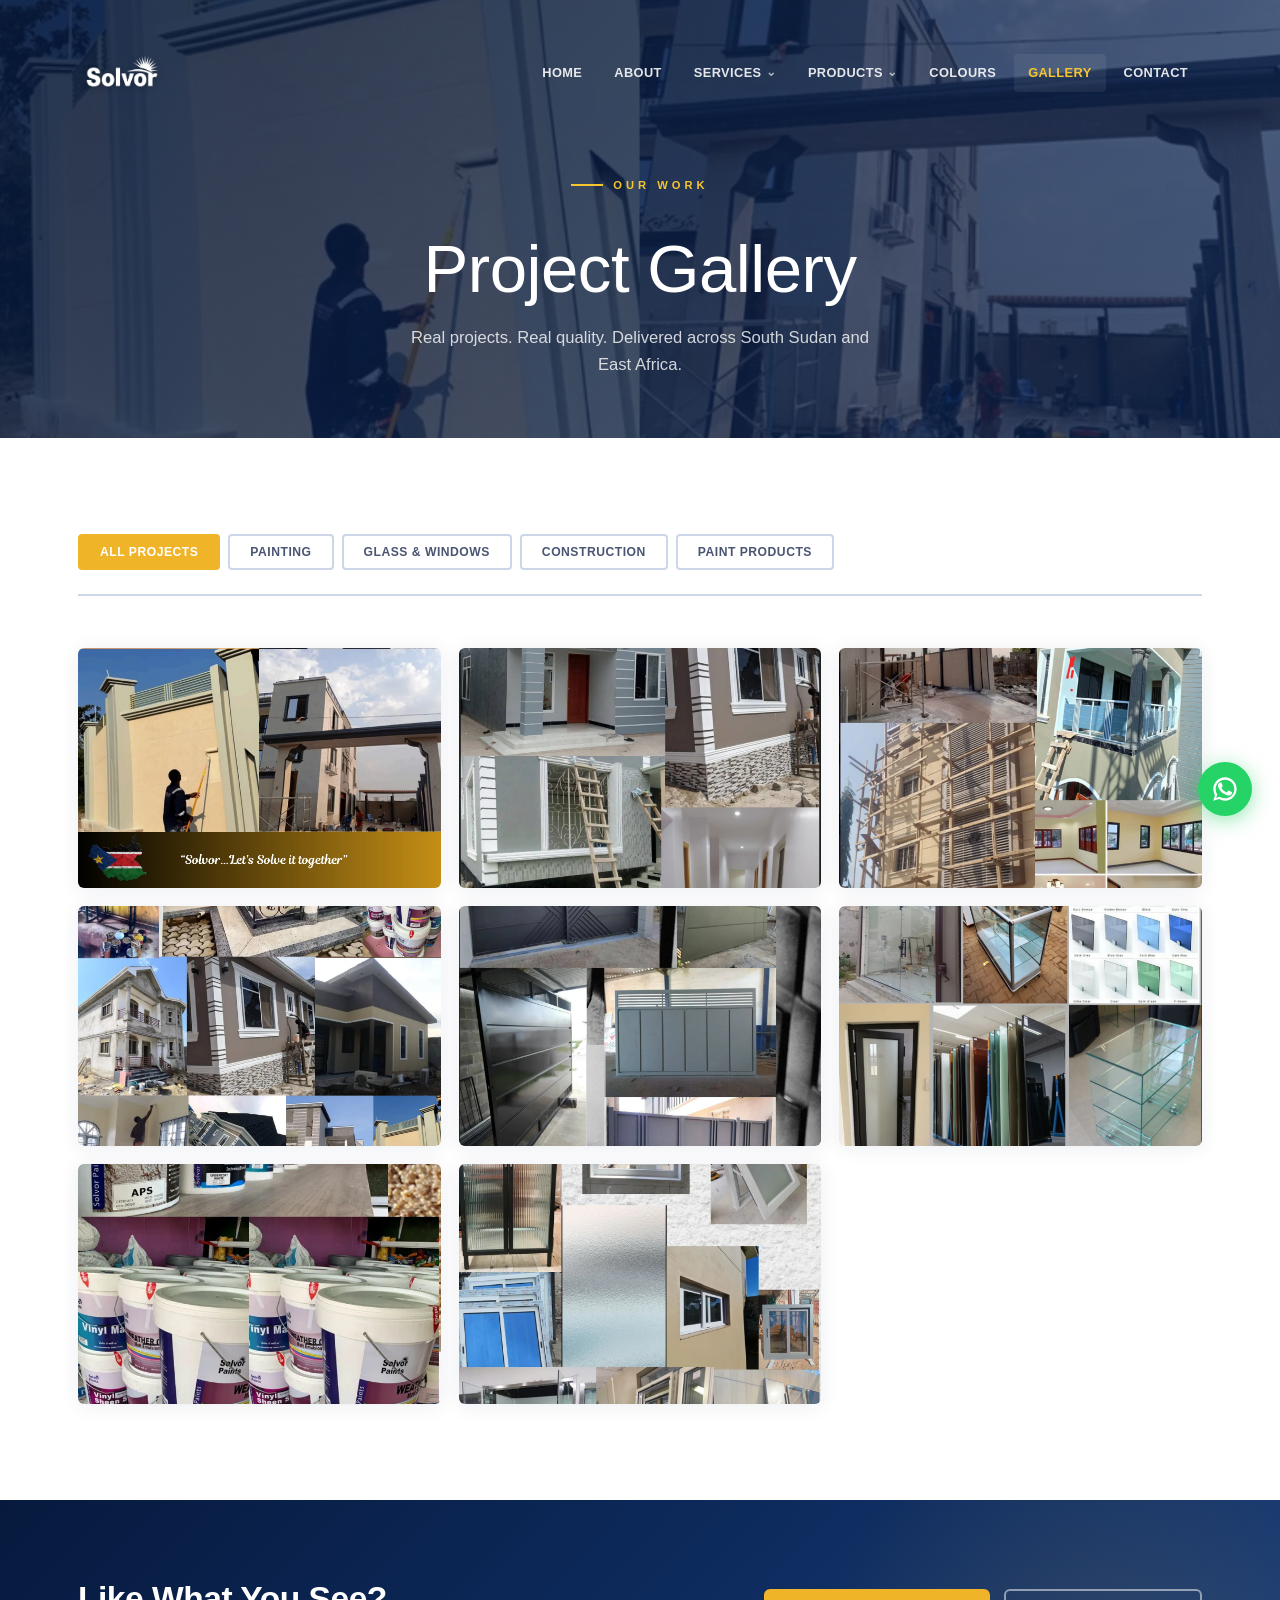
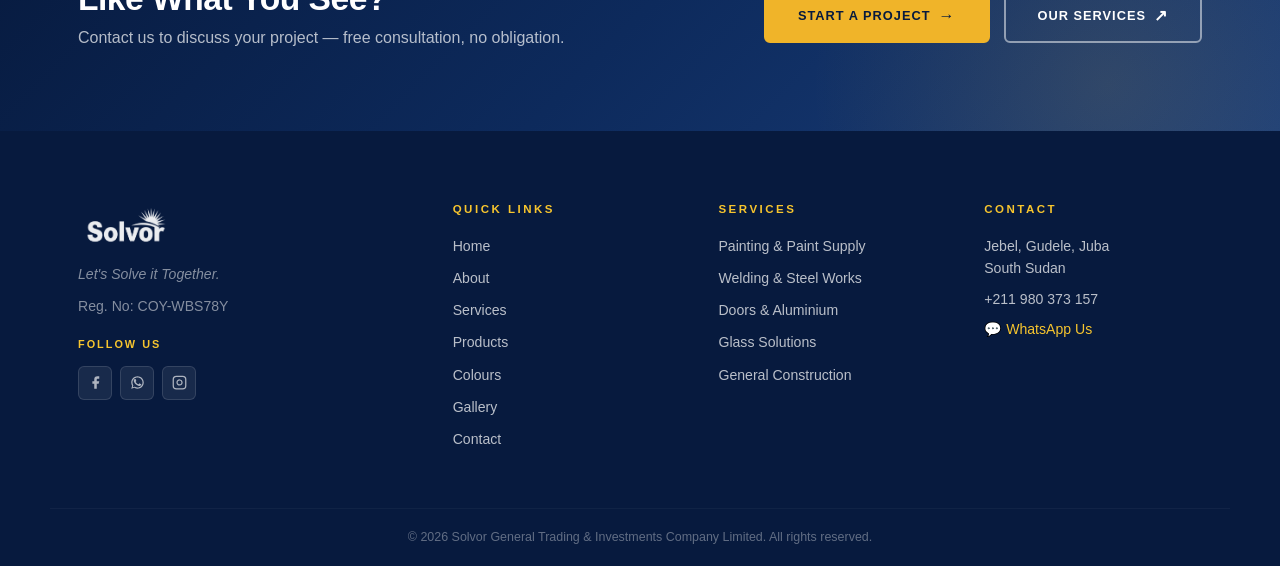
<file: gallery.html>
<!DOCTYPE html>
<html lang="en">
<head>
  <meta charset="UTF-8" />
  <meta name="viewport" content="width=device-width, initial-scale=1.0" />
  <title>Project Gallery — Solvor Paints &amp; Construction | Juba, South Sudan</title>
  <meta name="description" content="Browse Solvor's project gallery — real painting, construction, glass and steel works completed across South Sudan and East Africa. See the quality for yourself." />
  <meta name="robots" content="index, follow" />
  <link rel="canonical" href="https://solvorpaints.com/gallery.html" />
  <meta property="og:type" content="website" />
  <meta property="og:url" content="https://solvorpaints.com/gallery.html" />
  <meta property="og:title" content="Solvor Project Gallery — Real Work, Real Quality" />
  <meta property="og:description" content="Painting, construction, glass and steel projects completed by Solvor across South Sudan and East Africa." />
  <meta property="og:image" content="https://solvorpaints.com/images/solvor paints image 1.webp" />
  <meta name="twitter:card" content="summary_large_image" />
  <link rel="icon" type="image/png" href="images/solvor company logo.png" />
  <link rel="stylesheet" href="styles.css" />
  <link href="https://fonts.googleapis.com/css2?family=Montserrat:wght@400;600;700;800;900&family=Open+Sans:wght@400;600&display=swap" rel="stylesheet" />
</head>
<body>

  <nav class="navbar scrolled" id="navbar">
    <div class="nav-container">
      <a href="index.html" class="nav-logo">
        <img src="images/solvor company logo.webp" alt="Solvor Paints" class="nav-logo-img" />
      </a>
      <button class="nav-toggle" id="nav-toggle" aria-label="Toggle navigation">
        <span></span><span></span><span></span>
      </button>
      <ul class="nav-links" id="nav-links">
        <li><a href="index.html">Home</a></li>
        <li><a href="about.html">About</a></li>
        <li class="has-dropdown">
          <a href="services.html">Services <span class="chevron">&#8964;</span></a>
          <ul class="dropdown">
            <li><a href="services.html#painting">Painting</a></li>
            <li><a href="services.html#supply">Paint Supply</a></li>
            <li><a href="services.html#welding">Welding &amp; Steel</a></li>
            <li><a href="services.html#doors">Doors</a></li>
            <li><a href="services.html#glass">Glass &amp; Aluminium</a></li>
            <li><a href="services.html#construction">General Construction</a></li>
          </ul>
        </li>
        <li class="has-dropdown">
          <a href="products.html">Products <span class="chevron">&#8964;</span></a>
          <ul class="dropdown">
            <li><a href="products.html">Vinyl Silk Emulsion</a></li>
            <li><a href="products.html">Matt Emulsion</a></li>
            <li><a href="products.html">Weatherguard Matt</a></li>
            <li><a href="products.html">Textured Paint</a></li>
            <li><a href="products.html">Roofing Paint</a></li>
            <li><a href="colours.html">Colour Range</a></li>
          </ul>
        </li>
        <li><a href="colours.html">Colours</a></li>
        <li><a href="gallery.html" class="active">Gallery</a></li>
        <li><a href="contact.html">Contact</a></li>
      </ul>
    </div>
  </nav>

  <!-- PAGE HERO -->
  <section class="page-hero" style="background-image:url('images/solvor paints image 1.webp'); background-size:cover; background-position:center;">
    <div class="page-hero-overlay"></div>
    <div class="page-hero-content">
      <span class="hero-eyebrow">Our Work</span>
      <h1>Project Gallery</h1>
      <p>Real projects. Real quality. Delivered across South Sudan and East Africa.</p>
    </div>
  </section>

  <!-- GALLERY -->
  <section class="section gallery-page">
    <div class="container">

      <!-- Filter tabs -->
      <div class="colour-filter-tabs" id="galleryTabsBar">
        <button class="tab-btn gallery-tab active" data-cat="all">All Projects</button>
        <button class="tab-btn gallery-tab" data-cat="painting">Painting</button>
        <button class="tab-btn gallery-tab" data-cat="glass">Glass &amp; Windows</button>
        <button class="tab-btn gallery-tab" data-cat="construction">Construction</button>
        <button class="tab-btn gallery-tab" data-cat="products">Paint Products</button>
      </div>

      <div class="gallery-grid">

        <div class="gallery-item" data-cat="painting">
          <img src="images/solvor paints image 1.webp" alt="Interior painting project by Solvor" loading="lazy" />
          <div class="gallery-overlay">
            <span class="gallery-cat">Painting</span>
            <span class="gallery-label">Interior Wall Finish — Juba Residence</span>
          </div>
        </div>

        <div class="gallery-item" data-cat="construction">
          <img src="images/solvor paints image 2.webp" alt="Construction project by Solvor" loading="lazy" />
          <div class="gallery-overlay">
            <span class="gallery-cat">Construction</span>
            <span class="gallery-label">Commercial Build — Juba City</span>
          </div>
        </div>

        <div class="gallery-item" data-cat="construction">
          <img src="images/solvor paints image 3.webp" alt="Solvor construction and steel works" loading="lazy" />
          <div class="gallery-overlay">
            <span class="gallery-cat">Construction</span>
            <span class="gallery-label">Structural Works — Gudele Project</span>
          </div>
        </div>

        <div class="gallery-item" data-cat="painting">
          <img src="images/solvor paints image 4.webp" alt="Exterior painting by Solvor" loading="lazy" />
          <div class="gallery-overlay">
            <span class="gallery-cat">Painting</span>
            <span class="gallery-label">Exterior Application — Weatherguard Matt</span>
          </div>
        </div>

        <div class="gallery-item" data-cat="construction">
          <img src="images/solvor paints image 5.webp" alt="Solvor building project" loading="lazy" />
          <div class="gallery-overlay">
            <span class="gallery-cat">Construction</span>
            <span class="gallery-label">Residential Fit-Out — Jeba</span>
          </div>
        </div>

        <div class="gallery-item" data-cat="glass">
          <img src="images/solvor paints glasses.webp" alt="Glass installation by Solvor" loading="lazy" />
          <div class="gallery-overlay">
            <span class="gallery-cat">Glass &amp; Aluminium</span>
            <span class="gallery-label">Glass Partition Installation</span>
          </div>
        </div>

        <div class="gallery-item" data-cat="products">
          <img src="images/solvor paints paint.webp" alt="Solvor paint products" loading="lazy" />
          <div class="gallery-overlay">
            <span class="gallery-cat">Paint Products</span>
            <span class="gallery-label">Solvor Paint Range — Quality Assured</span>
          </div>
        </div>

        <div class="gallery-item" data-cat="glass">
          <img src="images/solvor paints windows.webp" alt="Aluminium window installation by Solvor" loading="lazy" />
          <div class="gallery-overlay">
            <span class="gallery-cat">Glass &amp; Windows</span>
            <span class="gallery-label">Aluminium Window Frames — Commercial</span>
          </div>
        </div>

      </div>
    </div>
  </section>

  <!-- CTA -->
  <section class="cta-banner">
    <div class="container cta-inner">
      <div>
        <h2>Like What You See?</h2>
        <p>Contact us to discuss your project — free consultation, no obligation.</p>
      </div>
      <div class="cta-actions">
        <a href="contact.html" class="btn btn-primary">Start a Project</a>
        <a href="services.html" class="btn btn-outline">Our Services</a>
      </div>
    </div>
  </section>

  <footer class="footer">
    <div class="container footer-inner">
      <div class="footer-brand">
        <div class="footer-logo"><img src="images/solvor company logo.webp" alt="Solvor Paints" class="footer-logo-img" /></div>
        <p>Let's Solve it Together.</p>
        <p class="footer-reg">Reg. No: COY-WBS78Y</p>
        <div class="footer-social">
          <h5>Follow Us</h5>
          <div class="social-links">
            <a href="https://facebook.com/solvorpaints" target="_blank" rel="noopener" aria-label="Facebook" class="social-link"><svg viewBox="0 0 24 24"><path d="M18 2h-3a5 5 0 00-5 5v3H7v4h3v8h4v-8h3l1-4h-4V7a1 1 0 011-1h3z"/></svg></a>
            <a href="https://wa.me/211980373157" target="_blank" rel="noopener" aria-label="WhatsApp" class="social-link"><svg viewBox="0 0 24 24"><path d="M17.472 14.382c-.297-.149-1.758-.867-2.03-.967-.273-.099-.471-.148-.67.15-.197.297-.767.966-.94 1.164-.173.199-.347.223-.644.075-.297-.15-1.255-.463-2.39-1.475-.883-.788-1.48-1.761-1.653-2.059-.173-.297-.018-.458.13-.606.134-.133.298-.347.446-.52.149-.174.198-.298.298-.497.099-.198.05-.371-.025-.52-.075-.149-.669-1.612-.916-2.207-.242-.579-.487-.5-.669-.51-.173-.008-.371-.01-.57-.01-.198 0-.52.074-.792.372-.272.297-1.04 1.016-1.04 2.479 0 1.462 1.065 2.875 1.213 3.074.149.198 2.096 3.2 5.077 4.487.709.306 1.262.489 1.694.625.712.227 1.36.195 1.871.118.571-.085 1.758-.719 2.006-1.413.248-.694.248-1.289.173-1.413-.074-.124-.272-.198-.57-.347zM12 2C6.477 2 2 6.477 2 12c0 1.89.525 3.66 1.438 5.168L2 22l4.978-1.41A9.96 9.96 0 0012 22c5.523 0 10-4.477 10-10S17.523 2 12 2zm0 18a7.96 7.96 0 01-4.144-1.158l-.297-.176-3.073.872.872-3.004-.195-.308A7.96 7.96 0 014 12c0-4.418 3.582-8 8-8s8 3.582 8 8-3.582 8-8 8z"/></svg></a>
            <a href="https://instagram.com/solvorpaints" target="_blank" rel="noopener" aria-label="Instagram" class="social-link"><svg viewBox="0 0 24 24"><rect x="2" y="2" width="20" height="20" rx="5" ry="5" fill="none" stroke="currentColor" stroke-width="2"/><path d="M16 11.37A4 4 0 1112.63 8 4 4 0 0116 11.37z" fill="none" stroke="currentColor" stroke-width="2"/><line x1="17.5" y1="6.5" x2="17.51" y2="6.5" stroke="currentColor" stroke-width="2"/></svg></a>
          </div>
        </div>
      </div>
      <div class="footer-links">
        <h4>Quick Links</h4>
        <ul>
          <li><a href="index.html">Home</a></li>
          <li><a href="about.html">About</a></li>
          <li><a href="services.html">Services</a></li>
          <li><a href="products.html">Products</a></li>
          <li><a href="colours.html">Colours</a></li>
          <li><a href="gallery.html">Gallery</a></li>
          <li><a href="contact.html">Contact</a></li>
        </ul>
      </div>
      <div class="footer-services">
        <h4>Services</h4>
        <ul>
          <li>Painting &amp; Paint Supply</li>
          <li>Welding &amp; Steel Works</li>
          <li>Doors &amp; Aluminium</li>
          <li>Glass Solutions</li>
          <li>General Construction</li>
        </ul>
      </div>
      <div class="footer-contact">
        <h4>Contact</h4>
        <p>Jebel, Gudele, Juba<br>South Sudan</p>
        <p><a href="tel:+211980373157">+211 980 373 157</a></p>
        <p style="margin-top:8px;"><a href="https://wa.me/211980373157" style="color:var(--accent-light);">&#128172; WhatsApp Us</a></p>
      </div>
    </div>
    <div class="footer-bottom">
      <p>&copy; 2026 Solvor General Trading &amp; Investments Company Limited. All rights reserved.</p>
    </div>
  </footer>

  <a href="https://wa.me/211980373157?text=Hello%20Solvor%2C%20I%27d%20like%20to%20enquire%20about%20your%20services." class="whatsapp-float" target="_blank" rel="noopener noreferrer" aria-label="Chat on WhatsApp">
    <svg viewBox="0 0 24 24"><path d="M17.472 14.382c-.297-.149-1.758-.867-2.03-.967-.273-.099-.471-.148-.67.15-.197.297-.767.966-.94 1.164-.173.199-.347.223-.644.075-.297-.15-1.255-.463-2.39-1.475-.883-.788-1.48-1.761-1.653-2.059-.173-.297-.018-.458.13-.606.134-.133.298-.347.446-.52.149-.174.198-.298.298-.497.099-.198.05-.371-.025-.52-.075-.149-.669-1.612-.916-2.207-.242-.579-.487-.5-.669-.51-.173-.008-.371-.01-.57-.01-.198 0-.52.074-.792.372-.272.297-1.04 1.016-1.04 2.479 0 1.462 1.065 2.875 1.213 3.074.149.198 2.096 3.2 5.077 4.487.709.306 1.262.489 1.694.625.712.227 1.36.195 1.871.118.571-.085 1.758-.719 2.006-1.413.248-.694.248-1.289.173-1.413-.074-.124-.272-.198-.57-.347zM12 2C6.477 2 2 6.477 2 12c0 1.89.525 3.66 1.438 5.168L2 22l4.978-1.41A9.96 9.96 0 0012 22c5.523 0 10-4.477 10-10S17.523 2 12 2zm0 18a7.96 7.96 0 01-4.144-1.158l-.297-.176-3.073.872.872-3.004-.195-.308A7.96 7.96 0 014 12c0-4.418 3.582-8 8-8s8 3.582 8 8-3.582 8-8 8z"/></svg>
    <span class="wa-tooltip">Chat with us</span>
  </a>

  <a href="#" class="back-to-top" id="back-to-top">&#8593;</a>
  <script src="script.js"></script>
</body>
</html>
</file>
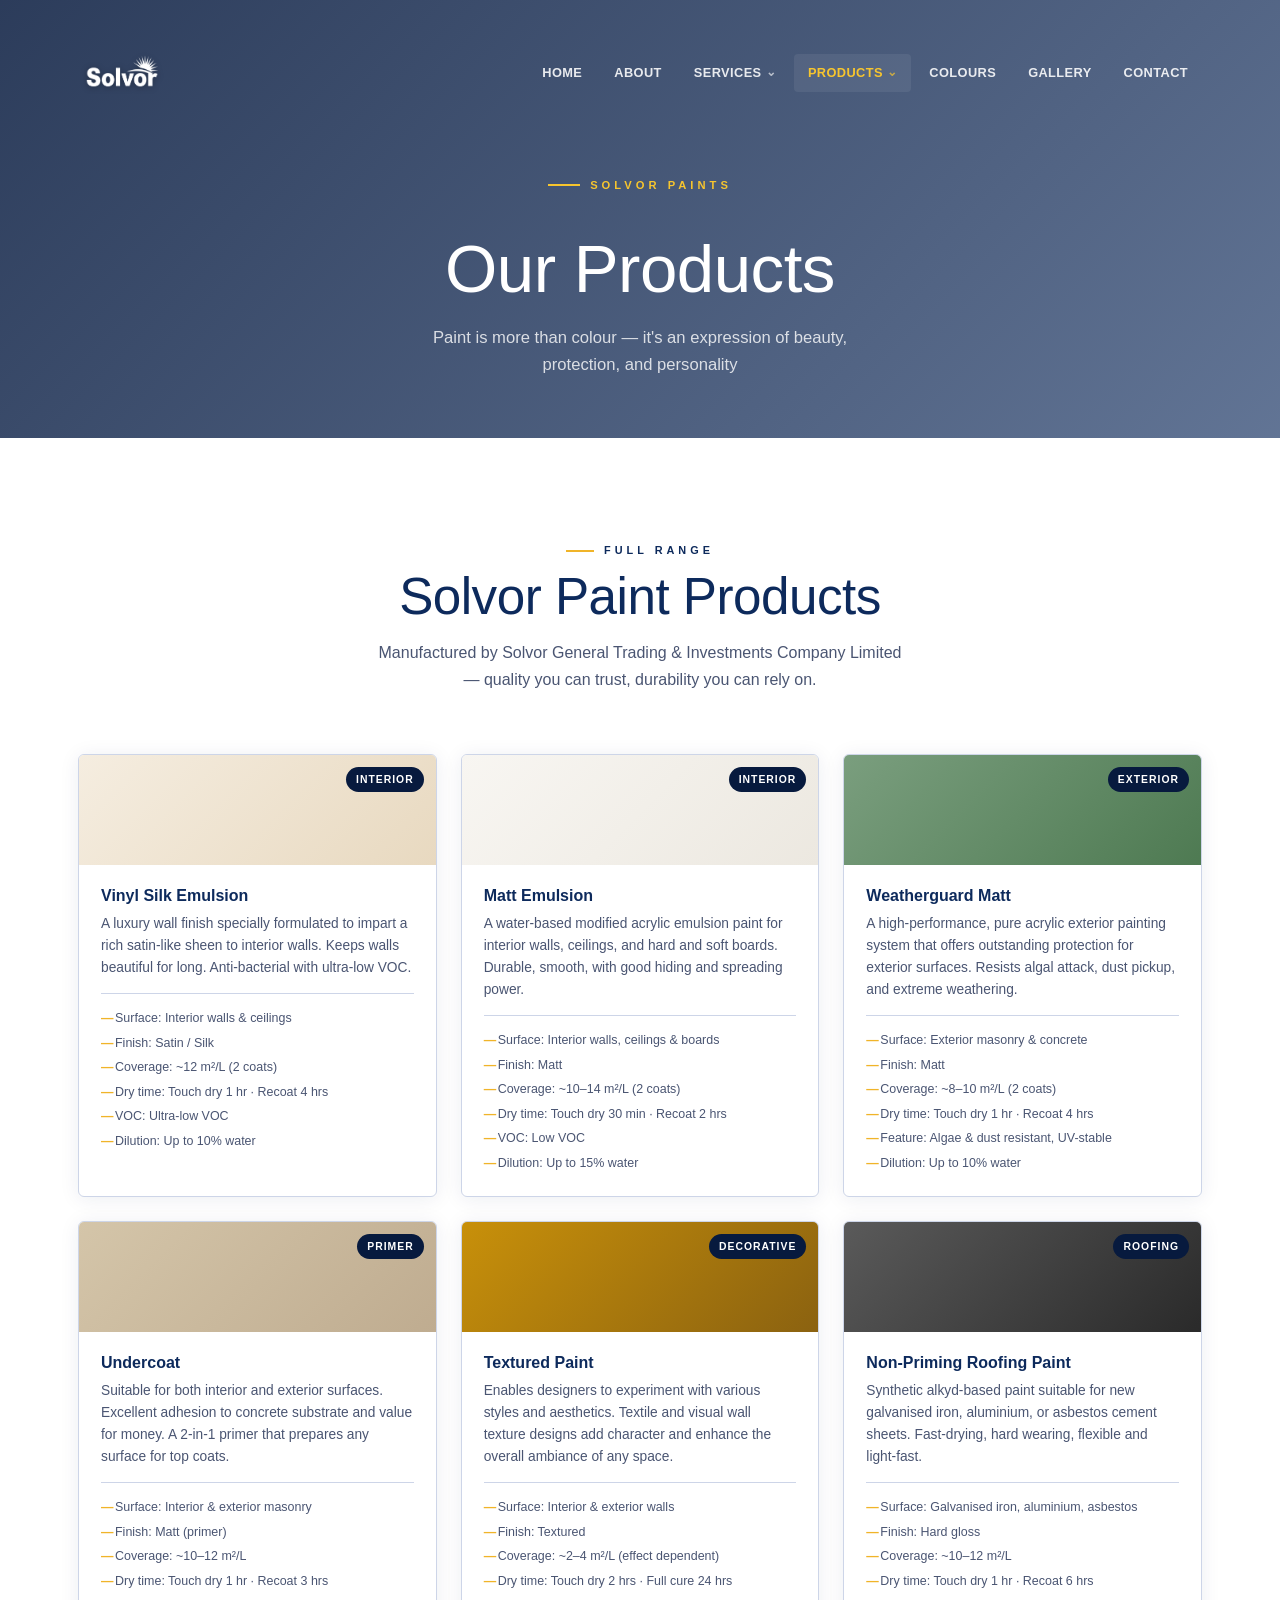
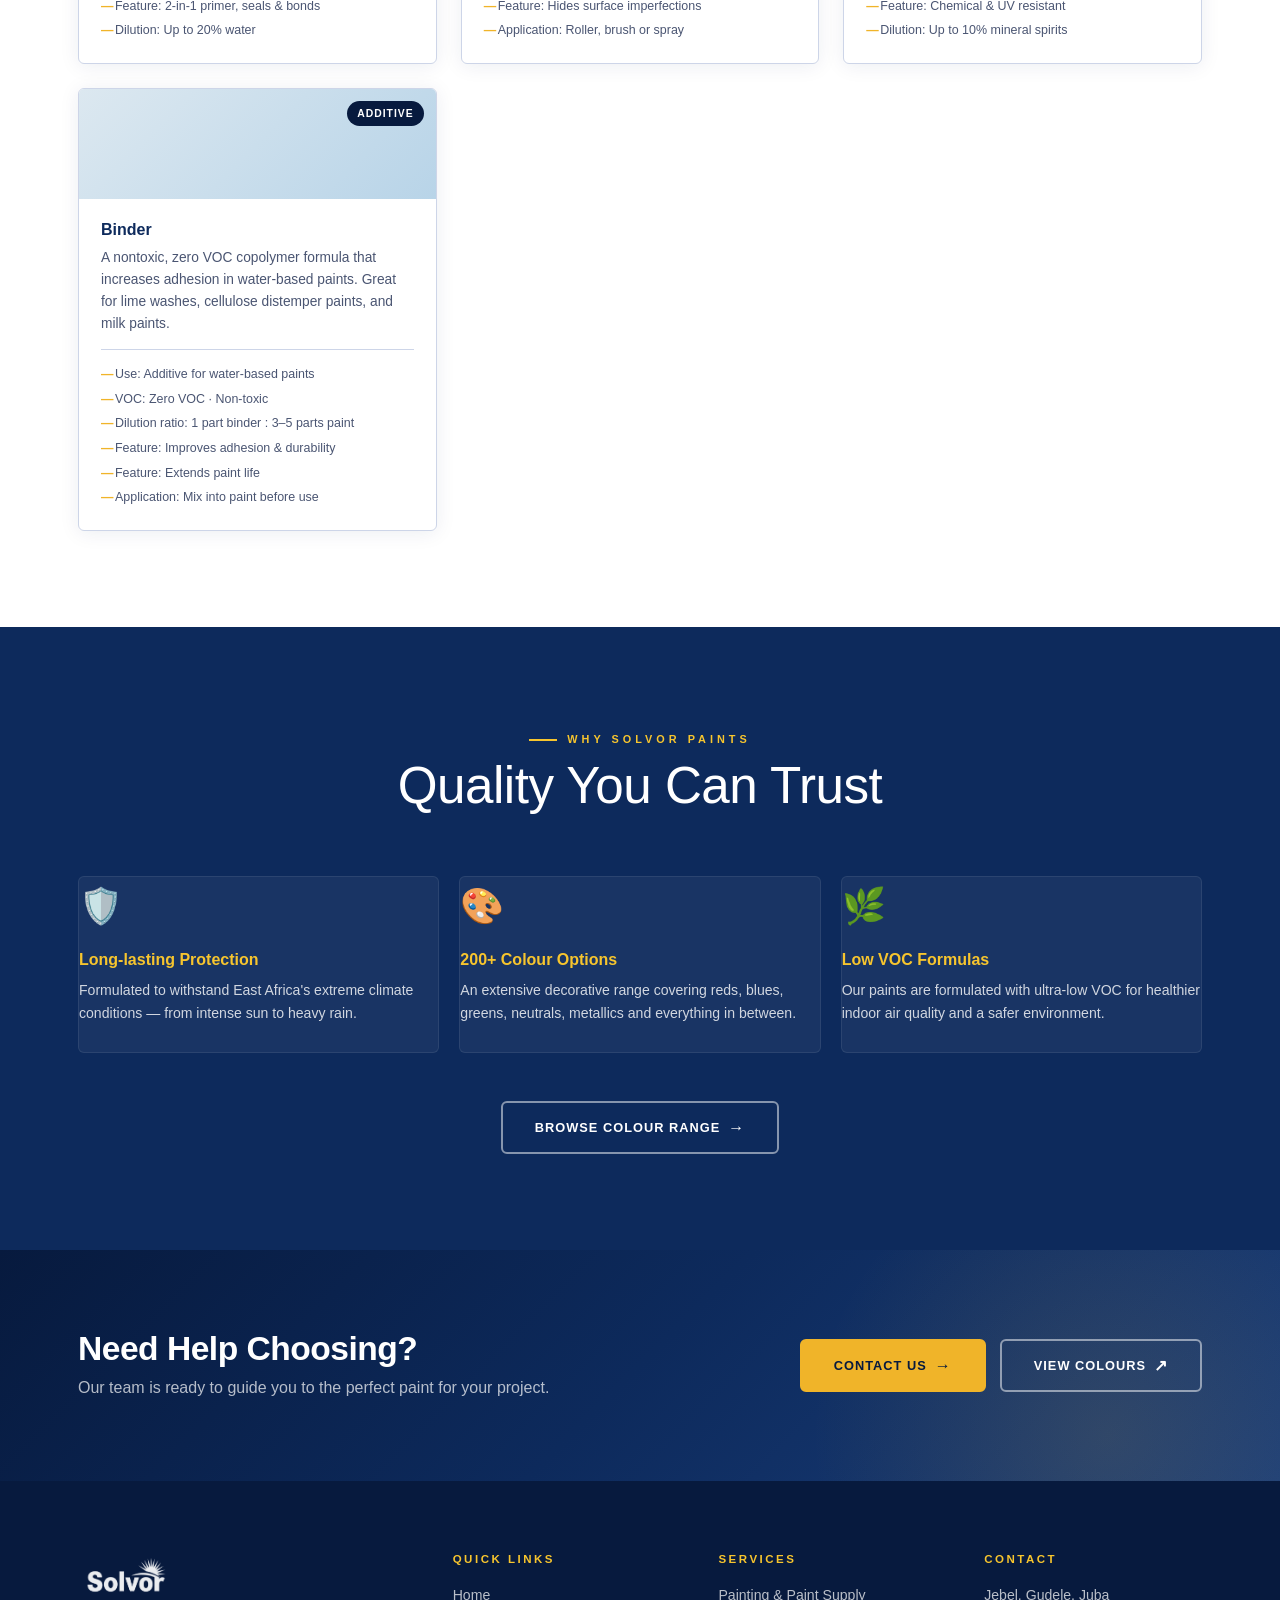
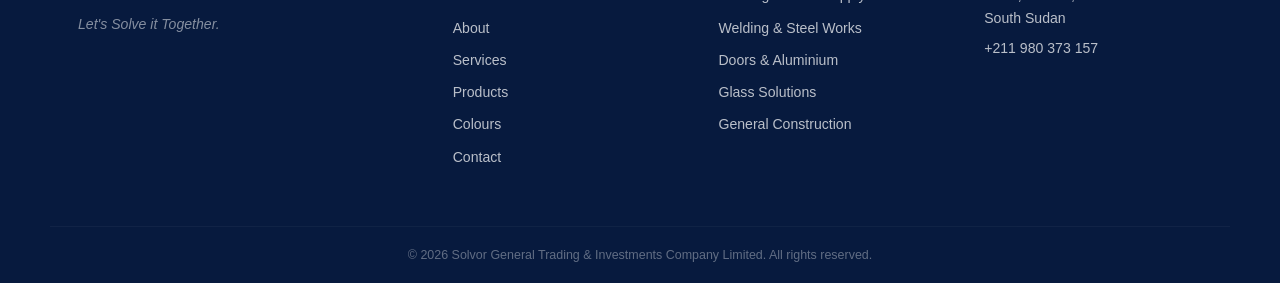
<file: products.html>
<!DOCTYPE html>
<html lang="en">
<head>
  <meta charset="UTF-8" />
  <meta name="viewport" content="width=device-width, initial-scale=1.0" />
  <title>Paint Products — Vinyl Silk, Weatherguard, Textured &amp; More | Solvor Juba</title>
  <meta name="description" content="Browse Solvor's full range of paints: Vinyl Silk Emulsion, Matt Emulsion, Weatherguard exterior paint, Textured Paint, Roofing Paint and Binder. 200+ colours. South Sudan." />
  <meta name="robots" content="index, follow" />
  <link rel="canonical" href="https://solvorpaints.com/products.html" />
  <meta property="og:type" content="website" />
  <meta property="og:url" content="https://solvorpaints.com/products.html" />
  <meta property="og:title" content="Solvor Paint Products — Interior, Exterior &amp; Specialty Paints" />
  <meta property="og:description" content="Premium interior and exterior paints manufactured for East Africa's climate. 200+ colours, low VOC, weather-resistant formulas." />
  <meta property="og:image" content="https://solvorpaints.com/images/solvor paints paint.png" />
  <meta name="twitter:card" content="summary_large_image" />
  <link rel="icon" type="image/png" href="images/solvor company logo.png" />
  <link rel="stylesheet" href="styles.css" />
  <link href="https://fonts.googleapis.com/css2?family=Montserrat:wght@400;600;700;900&family=Open+Sans:wght@400;600&display=swap" rel="stylesheet" />
</head>
<body>

  <nav class="navbar scrolled" id="navbar">
    <div class="nav-container">
      <a href="index.html" class="nav-logo">
        <img src="images/solvor company logo.webp" alt="Solvor Paints" class="nav-logo-img" />
      </a>
      <button class="nav-toggle" id="nav-toggle" aria-label="Toggle navigation">
        <span></span><span></span><span></span>
      </button>
      <ul class="nav-links" id="nav-links">
        <li><a href="index.html">Home</a></li>
        <li><a href="about.html">About</a></li>
        <li class="has-dropdown">
          <a href="services.html">Services <span class="chevron">&#8964;</span></a>
          <ul class="dropdown">
            <li><a href="services.html">Painting</a></li>
            <li><a href="services.html">Paint Supply</a></li>
            <li><a href="services.html">Welding & Steel</a></li>
            <li><a href="services.html">Doors</a></li>
            <li><a href="services.html">Glass & Aluminium</a></li>
            <li><a href="services.html">General Construction</a></li>
          </ul>
        </li>
        <li class="has-dropdown">
          <a href="products.html" class="active">Products <span class="chevron">&#8964;</span></a>
          <ul class="dropdown">
            <li><a href="products.html">Vinyl Silk Emulsion</a></li>
            <li><a href="products.html">Matt Emulsion</a></li>
            <li><a href="products.html">Weatherguard Matt</a></li>
            <li><a href="products.html">Textured Paint</a></li>
            <li><a href="products.html">Roofing Paint</a></li>
            <li><a href="colours.html">Colour Range</a></li>
          </ul>
        </li>
        <li><a href="colours.html">Colours</a></li>
        <li><a href="gallery.html">Gallery</a></li>
        <li><a href="contact.html">Contact</a></li>
      </ul>
    </div>
  </nav>

  <!-- PAGE HERO -->
  <section class="page-hero" style="background-image:url('https://images.unsplash.com/photo-1561924018-4f213bdc7364?w=1400&q=80&auto=format&fit=crop'); background-size:cover; background-position:center;">
    <div class="page-hero-overlay"></div>
    <div class="page-hero-content">
      <span class="hero-eyebrow">Solvor Paints</span>
      <h1>Our Products</h1>
      <p>Paint is more than colour — it's an expression of beauty, protection, and personality</p>
    </div>
  </section>

  <!-- PRODUCT GRID -->
  <section class="section products">
    <div class="container">
      <div class="section-header">
        <span class="section-label">Full Range</span>
        <h2>Solvor Paint Products</h2>
        <p class="section-desc">Manufactured by Solvor General Trading & Investments Company Limited — quality you can trust, durability you can rely on.</p>
      </div>
      <div class="products-grid">

        <div class="product-card">
          <div class="product-color" style="background: linear-gradient(135deg, #f5ede0, #e8d9c0);"></div>
          <div class="product-badge">Interior</div>
          <div class="product-info">
            <h3>Vinyl Silk Emulsion</h3>
            <p>A luxury wall finish specially formulated to impart a rich satin-like sheen to interior walls. Keeps walls beautiful for long. Anti-bacterial with ultra-low VOC.</p>
            <ul class="product-specs">
              <li>Surface: Interior walls &amp; ceilings</li>
              <li>Finish: Satin / Silk</li>
              <li>Coverage: ~12 m²/L (2 coats)</li>
              <li>Dry time: Touch dry 1 hr · Recoat 4 hrs</li>
              <li>VOC: Ultra-low VOC</li>
              <li>Dilution: Up to 10% water</li>
            </ul>
          </div>
        </div>

        <div class="product-card">
          <div class="product-color" style="background: linear-gradient(135deg, #f8f6f2, #ece8e0);"></div>
          <div class="product-badge">Interior</div>
          <div class="product-info">
            <h3>Matt Emulsion</h3>
            <p>A water-based modified acrylic emulsion paint for interior walls, ceilings, and hard and soft boards. Durable, smooth, with good hiding and spreading power.</p>
            <ul class="product-specs">
              <li>Surface: Interior walls, ceilings &amp; boards</li>
              <li>Finish: Matt</li>
              <li>Coverage: ~10–14 m²/L (2 coats)</li>
              <li>Dry time: Touch dry 30 min · Recoat 2 hrs</li>
              <li>VOC: Low VOC</li>
              <li>Dilution: Up to 15% water</li>
            </ul>
          </div>
        </div>

        <div class="product-card">
          <div class="product-color" style="background: linear-gradient(135deg, #7a9e7e, #4e7a52);"></div>
          <div class="product-badge">Exterior</div>
          <div class="product-info">
            <h3>Weatherguard Matt</h3>
            <p>A high-performance, pure acrylic exterior painting system that offers outstanding protection for exterior surfaces. Resists algal attack, dust pickup, and extreme weathering.</p>
            <ul class="product-specs">
              <li>Surface: Exterior masonry &amp; concrete</li>
              <li>Finish: Matt</li>
              <li>Coverage: ~8–10 m²/L (2 coats)</li>
              <li>Dry time: Touch dry 1 hr · Recoat 4 hrs</li>
              <li>Feature: Algae &amp; dust resistant, UV-stable</li>
              <li>Dilution: Up to 10% water</li>
            </ul>
          </div>
        </div>

        <div class="product-card">
          <div class="product-color" style="background: linear-gradient(135deg, #d4c5a9, #bfac90);"></div>
          <div class="product-badge">Primer</div>
          <div class="product-info">
            <h3>Undercoat</h3>
            <p>Suitable for both interior and exterior surfaces. Excellent adhesion to concrete substrate and value for money. A 2-in-1 primer that prepares any surface for top coats.</p>
            <ul class="product-specs">
              <li>Surface: Interior &amp; exterior masonry</li>
              <li>Finish: Matt (primer)</li>
              <li>Coverage: ~10–12 m²/L</li>
              <li>Dry time: Touch dry 1 hr · Recoat 3 hrs</li>
              <li>Feature: 2-in-1 primer, seals &amp; bonds</li>
              <li>Dilution: Up to 20% water</li>
            </ul>
          </div>
        </div>

        <div class="product-card">
          <div class="product-color" style="background: linear-gradient(135deg, #c8900a, #8b6210);"></div>
          <div class="product-badge">Decorative</div>
          <div class="product-info">
            <h3>Textured Paint</h3>
            <p>Enables designers to experiment with various styles and aesthetics. Textile and visual wall texture designs add character and enhance the overall ambiance of any space.</p>
            <ul class="product-specs">
              <li>Surface: Interior &amp; exterior walls</li>
              <li>Finish: Textured</li>
              <li>Coverage: ~2–4 m²/L (effect dependent)</li>
              <li>Dry time: Touch dry 2 hrs · Full cure 24 hrs</li>
              <li>Feature: Hides surface imperfections</li>
              <li>Application: Roller, brush or spray</li>
            </ul>
          </div>
        </div>

        <div class="product-card">
          <div class="product-color" style="background: linear-gradient(135deg, #5a5a5a, #2a2a2a);"></div>
          <div class="product-badge">Roofing</div>
          <div class="product-info">
            <h3>Non-Priming Roofing Paint</h3>
            <p>Synthetic alkyd-based paint suitable for new galvanised iron, aluminium, or asbestos cement sheets. Fast-drying, hard wearing, flexible and light-fast.</p>
            <ul class="product-specs">
              <li>Surface: Galvanised iron, aluminium, asbestos</li>
              <li>Finish: Hard gloss</li>
              <li>Coverage: ~10–12 m²/L</li>
              <li>Dry time: Touch dry 1 hr · Recoat 6 hrs</li>
              <li>Feature: Chemical &amp; UV resistant</li>
              <li>Dilution: Up to 10% mineral spirits</li>
            </ul>
          </div>
        </div>

        <div class="product-card">
          <div class="product-color" style="background: linear-gradient(135deg, #dce8f0, #b8d4e8);"></div>
          <div class="product-badge">Additive</div>
          <div class="product-info">
            <h3>Binder</h3>
            <p>A nontoxic, zero VOC copolymer formula that increases adhesion in water-based paints. Great for lime washes, cellulose distemper paints, and milk paints.</p>
            <ul class="product-specs">
              <li>Use: Additive for water-based paints</li>
              <li>VOC: Zero VOC · Non-toxic</li>
              <li>Dilution ratio: 1 part binder : 3–5 parts paint</li>
              <li>Feature: Improves adhesion &amp; durability</li>
              <li>Feature: Extends paint life</li>
              <li>Application: Mix into paint before use</li>
            </ul>
          </div>
        </div>

      </div>
    </div>
  </section>

  <!-- SPECS OVERVIEW -->
  <section class="section services-teaser">
    <div class="container">
      <div class="section-header light">
        <span class="section-label">Why Solvor Paints</span>
        <h2>Quality You Can Trust</h2>
      </div>
      <div class="services-grid">
        <div class="service-card">
          <div class="service-icon">🛡️</div>
          <h3>Long-lasting Protection</h3>
          <p>Formulated to withstand East Africa's extreme climate conditions — from intense sun to heavy rain.</p>
        </div>
        <div class="service-card">
          <div class="service-icon">🎨</div>
          <h3>200+ Colour Options</h3>
          <p>An extensive decorative range covering reds, blues, greens, neutrals, metallics and everything in between.</p>
        </div>
        <div class="service-card">
          <div class="service-icon">🌿</div>
          <h3>Low VOC Formulas</h3>
          <p>Our paints are formulated with ultra-low VOC for healthier indoor air quality and a safer environment.</p>
        </div>
      </div>
      <div style="text-align:center; margin-top:48px;">
        <a href="colours.html" class="btn btn-outline-light">Browse Colour Range</a>
      </div>
    </div>
  </section>

  <!-- CTA -->
  <section class="cta-banner">
    <div class="container cta-inner">
      <div>
        <h2>Need Help Choosing?</h2>
        <p>Our team is ready to guide you to the perfect paint for your project.</p>
      </div>
      <div class="cta-actions">
        <a href="contact.html" class="btn btn-primary">Contact Us</a>
        <a href="colours.html" class="btn btn-outline">View Colours</a>
      </div>
    </div>
  </section>

  <footer class="footer">
    <div class="container footer-inner">
      <div class="footer-brand">
        <div class="footer-logo">
          <img src="images/solvor company logo.webp" alt="Solvor Paints" class="footer-logo-img" />
        </div>
        <p>Let's Solve it Together.</p>
      </div>
      <div class="footer-links">
        <h4>Quick Links</h4>
        <ul>
          <li><a href="index.html">Home</a></li>
          <li><a href="about.html">About</a></li>
          <li><a href="services.html">Services</a></li>
          <li><a href="products.html">Products</a></li>
          <li><a href="colours.html">Colours</a></li>
          <li><a href="contact.html">Contact</a></li>
        </ul>
      </div>
      <div class="footer-services">
        <h4>Services</h4>
        <ul>
          <li>Painting & Paint Supply</li>
          <li>Welding & Steel Works</li>
          <li>Doors & Aluminium</li>
          <li>Glass Solutions</li>
          <li>General Construction</li>
        </ul>
      </div>
      <div class="footer-contact">
        <h4>Contact</h4>
        <p>Jebel, Gudele, Juba<br>South Sudan</p>
        <p><a href="tel:+211980373157">+211 980 373 157</a></p>
      </div>
    </div>
    <div class="footer-bottom">
      <p>&copy; 2026 Solvor General Trading & Investments Company Limited. All rights reserved.</p>
    </div>
  </footer>

  <a href="#" class="back-to-top" id="back-to-top">&#8593;</a>
  <script src="script.js"></script>
</body>
</html>
</file>
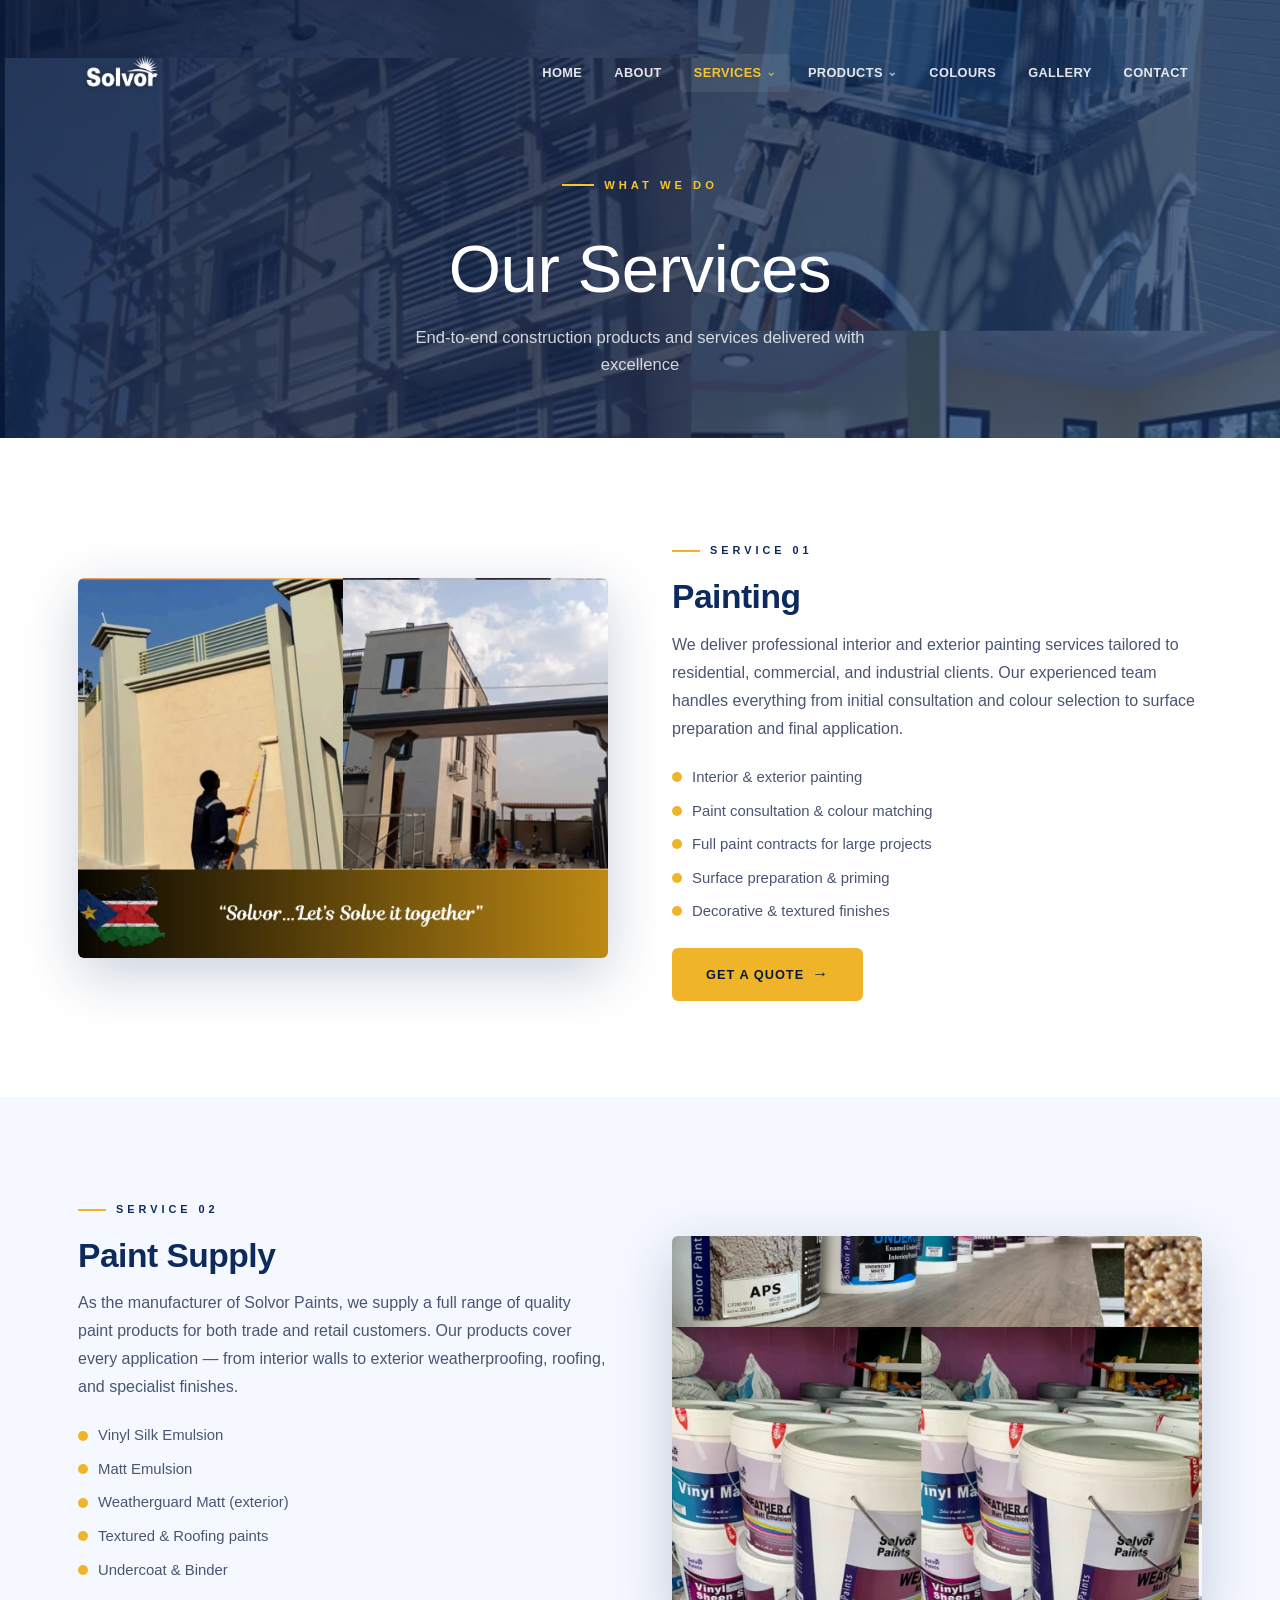
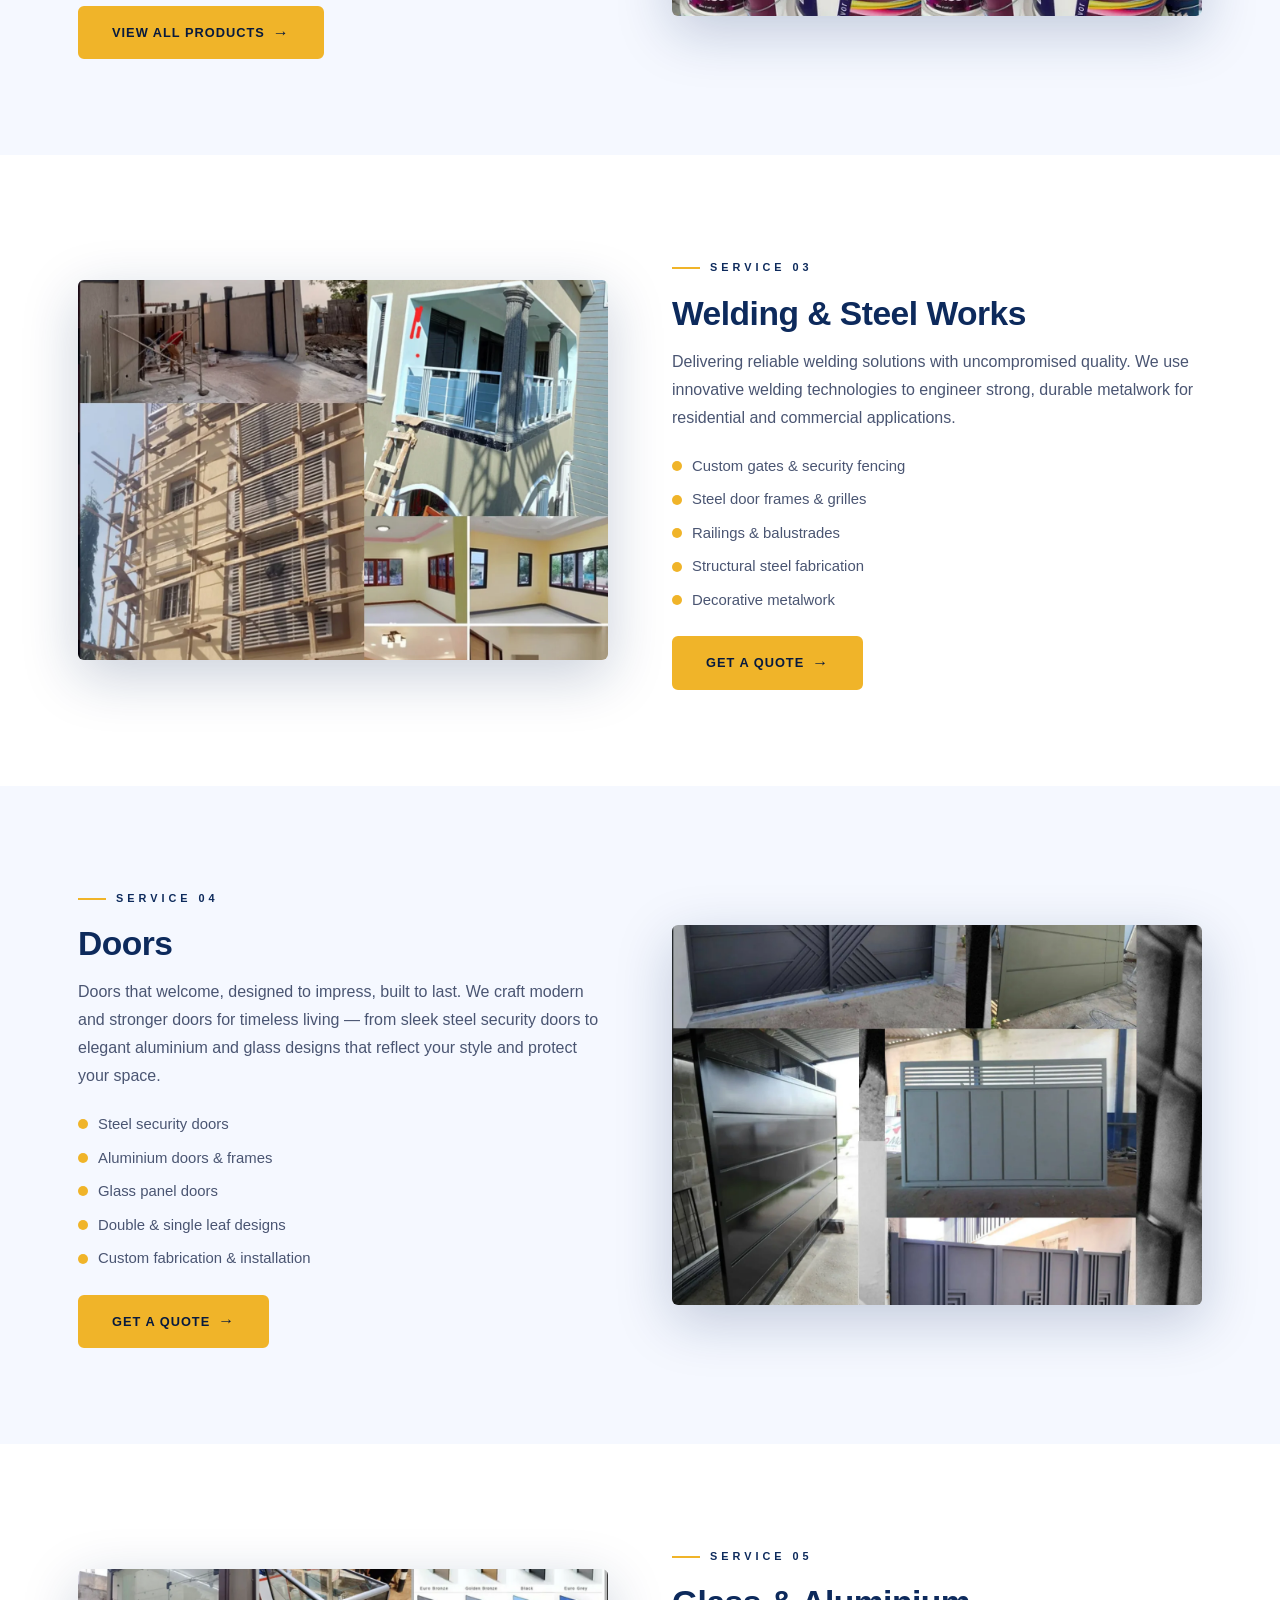
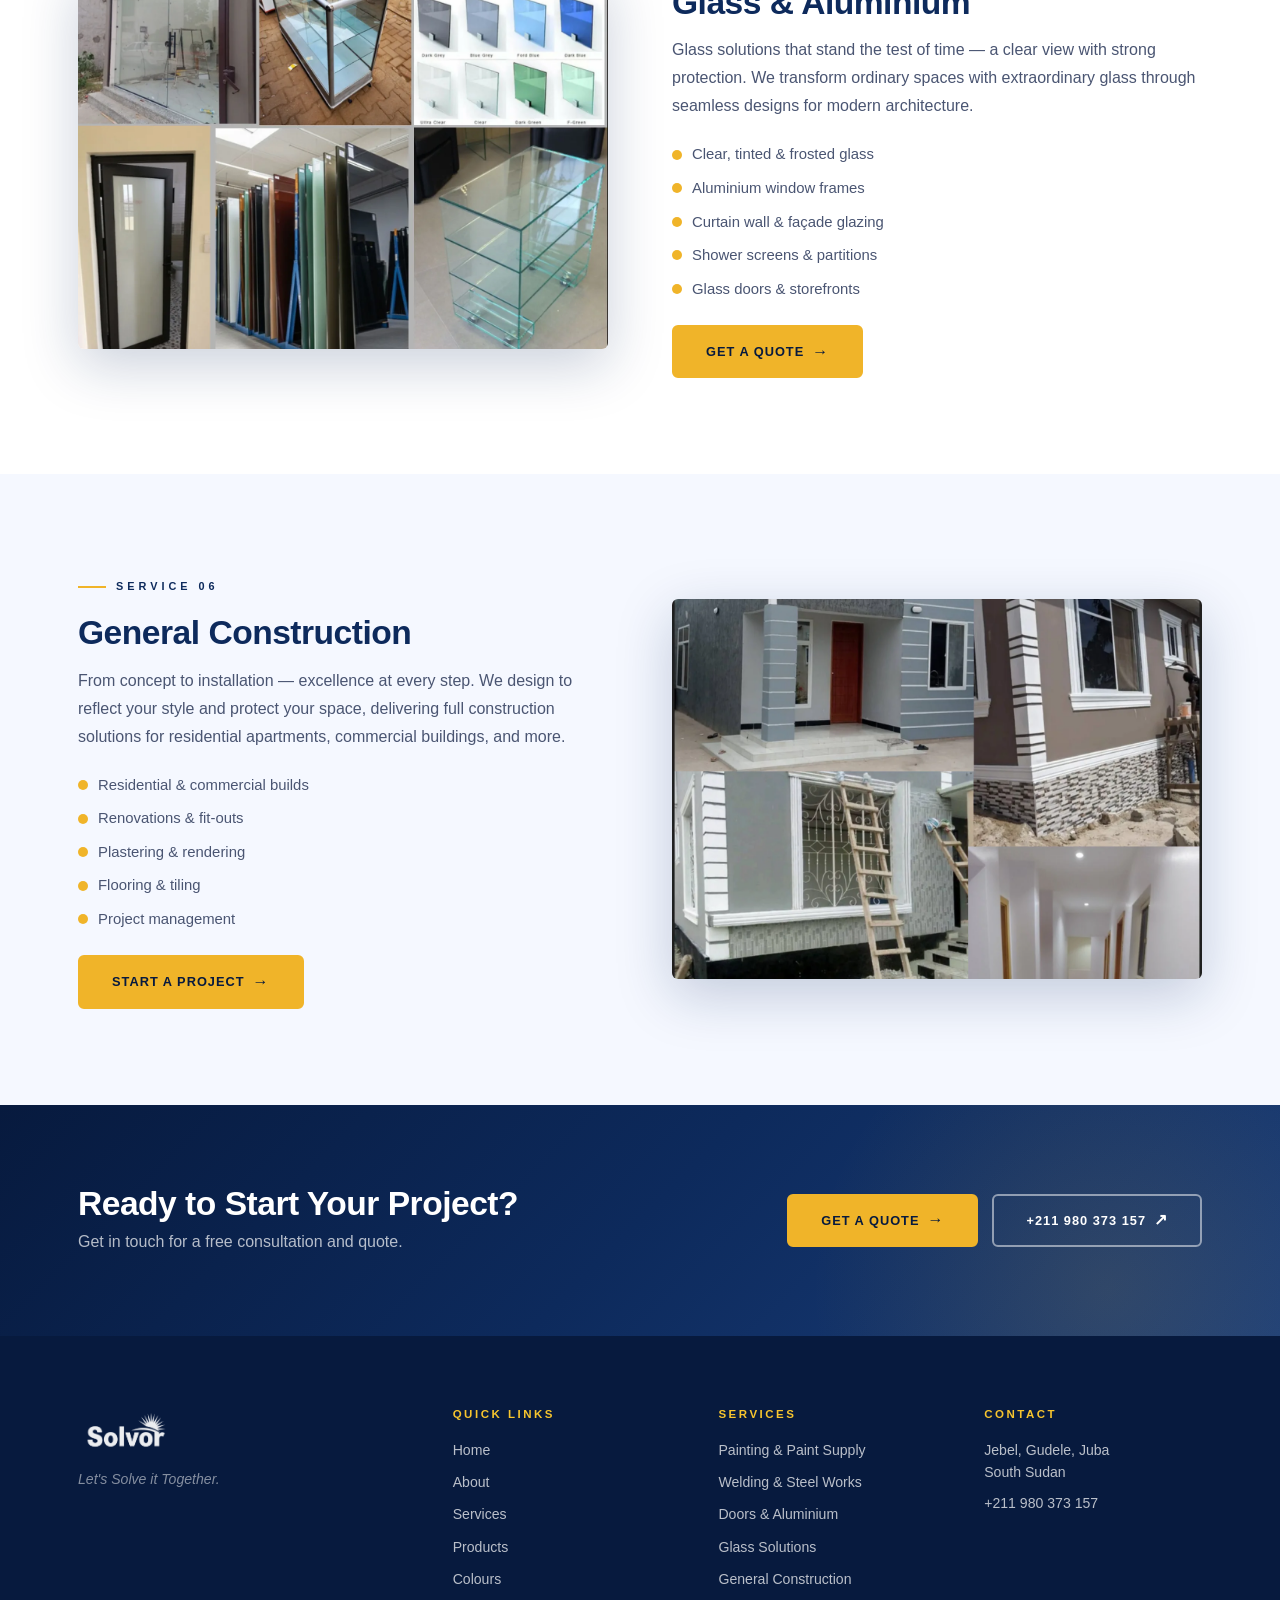
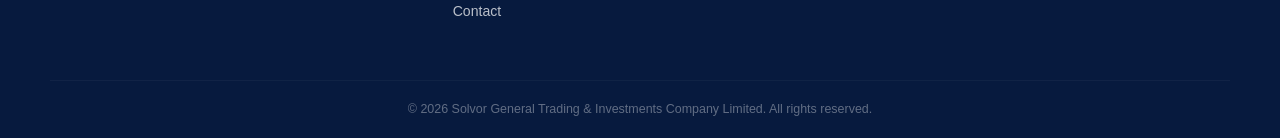
<file: services.html>
<!DOCTYPE html>
<html lang="en">
<head>
  <meta charset="UTF-8" />
  <meta name="viewport" content="width=device-width, initial-scale=1.0" />
  <title>Services — Painting, Welding, Doors, Glass &amp; Construction | Solvor Juba</title>
  <meta name="description" content="Solvor offers professional painting, paint supply, welding &amp; steel works, custom doors, glass &amp; aluminium installations, and general construction across South Sudan and East Africa." />
  <meta name="robots" content="index, follow" />
  <link rel="canonical" href="https://solvorpaints.com/services.html" />
  <meta property="og:type" content="website" />
  <meta property="og:url" content="https://solvorpaints.com/services.html" />
  <meta property="og:title" content="Our Services — Solvor General Trading &amp; Investments" />
  <meta property="og:description" content="Professional painting, welding, doors, glass and construction services across East Africa." />
  <meta property="og:image" content="https://solvorpaints.com/images/solvor paints image 3.png" />
  <meta name="twitter:card" content="summary_large_image" />
  <link rel="icon" type="image/png" href="images/solvor company logo.png" />
  <script type="application/ld+json">{"@context":"https://schema.org","@type":"LocalBusiness","name":"Solvor General Trading & Investments Company Limited","url":"https://solvorpaints.com/","telephone":"+211980373157","address":{"@type":"PostalAddress","streetAddress":"Jebel, Gudele","addressLocality":"Juba","addressCountry":"SS"}}</script>
  <link rel="stylesheet" href="styles.css" />
  <link href="https://fonts.googleapis.com/css2?family=Montserrat:wght@400;600;700;800;900&family=Open+Sans:wght@400;600&display=swap" rel="stylesheet" />
</head>
<body>

  <nav class="navbar scrolled" id="navbar">
    <div class="nav-container">
      <a href="index.html" class="nav-logo">
        <img src="images/solvor company logo.webp" alt="Solvor Paints" class="nav-logo-img" />
      </a>
      <button class="nav-toggle" id="nav-toggle" aria-label="Toggle navigation">
        <span></span><span></span><span></span>
      </button>
      <ul class="nav-links" id="nav-links">
        <li><a href="index.html">Home</a></li>
        <li><a href="about.html">About</a></li>
        <li class="has-dropdown">
          <a href="services.html" class="active">Services <span class="chevron">&#8964;</span></a>
          <ul class="dropdown">
            <li><a href="services.html">Painting</a></li>
            <li><a href="services.html">Paint Supply</a></li>
            <li><a href="services.html">Welding & Steel</a></li>
            <li><a href="services.html">Doors</a></li>
            <li><a href="services.html">Glass & Aluminium</a></li>
            <li><a href="services.html">General Construction</a></li>
          </ul>
        </li>
        <li class="has-dropdown">
          <a href="products.html">Products <span class="chevron">&#8964;</span></a>
          <ul class="dropdown">
            <li><a href="products.html">Vinyl Silk Emulsion</a></li>
            <li><a href="products.html">Matt Emulsion</a></li>
            <li><a href="products.html">Weatherguard Matt</a></li>
            <li><a href="products.html">Textured Paint</a></li>
            <li><a href="products.html">Roofing Paint</a></li>
            <li><a href="colours.html">Colour Range</a></li>
          </ul>
        </li>
        <li><a href="colours.html">Colours</a></li>
        <li><a href="gallery.html">Gallery</a></li>
        <li><a href="contact.html">Contact</a></li>
      </ul>
    </div>
  </nav>

  <!-- PAGE HERO -->
  <section class="page-hero" style="background-image:url('images/solvor paints image 3.webp'); background-size:cover; background-position:center;">
    <div class="page-hero-overlay"></div>
    <div class="page-hero-content">
      <span class="hero-eyebrow">What We Do</span>
      <h1>Our Services</h1>
      <p>End-to-end construction products and services delivered with excellence</p>
    </div>
  </section>

  <!-- PAINTING -->
  <section class="section service-detail" id="painting">
    <div class="container">
      <div class="service-detail-grid">
        <div class="service-img">
          <img src="images/solvor paints image 1.webp" alt="Professional wall painting by Solvor" loading="lazy" />
        </div>
        <div class="service-detail-body">
          <span class="section-label">Service 01</span>
          <h2>Painting</h2>
          <p>We deliver professional interior and exterior painting services tailored to residential, commercial, and industrial clients. Our experienced team handles everything from initial consultation and colour selection to surface preparation and final application.</p>
          <ul class="service-features">
            <li><span class="value-dot"></span>Interior & exterior painting</li>
            <li><span class="value-dot"></span>Paint consultation & colour matching</li>
            <li><span class="value-dot"></span>Full paint contracts for large projects</li>
            <li><span class="value-dot"></span>Surface preparation & priming</li>
            <li><span class="value-dot"></span>Decorative & textured finishes</li>
          </ul>
          <a href="contact.html" class="btn btn-primary" style="margin-top:24px;">Get a Quote</a>
        </div>
      </div>
    </div>
  </section>

  <!-- PAINT SUPPLY -->
  <section class="section service-detail alt-bg" id="supply">
    <div class="container">
      <div class="service-detail-grid reverse">
        <div class="service-detail-body">
          <span class="section-label">Service 02</span>
          <h2>Paint Supply</h2>
          <p>As the manufacturer of Solvor Paints, we supply a full range of quality paint products for both trade and retail customers. Our products cover every application — from interior walls to exterior weatherproofing, roofing, and specialist finishes.</p>
          <ul class="service-features">
            <li><span class="value-dot"></span>Vinyl Silk Emulsion</li>
            <li><span class="value-dot"></span>Matt Emulsion</li>
            <li><span class="value-dot"></span>Weatherguard Matt (exterior)</li>
            <li><span class="value-dot"></span>Textured & Roofing paints</li>
            <li><span class="value-dot"></span>Undercoat & Binder</li>
          </ul>
          <a href="products.html" class="btn btn-primary" style="margin-top:24px;">View All Products</a>
        </div>
        <div class="service-img">
          <img src="images/solvor paints paint.webp" alt="Solvor paint products and supplies" loading="lazy" />
        </div>
      </div>
    </div>
  </section>

  <!-- WELDING -->
  <section class="section service-detail" id="welding">
    <div class="container">
      <div class="service-detail-grid">
        <div class="service-img">
          <img src="images/solvor paints image 3.webp" alt="Solvor welding and steel works" loading="lazy" />
        </div>
        <div class="service-detail-body">
          <span class="section-label">Service 03</span>
          <h2>Welding & Steel Works</h2>
          <p>Delivering reliable welding solutions with uncompromised quality. We use innovative welding technologies to engineer strong, durable metalwork for residential and commercial applications.</p>
          <ul class="service-features">
            <li><span class="value-dot"></span>Custom gates & security fencing</li>
            <li><span class="value-dot"></span>Steel door frames & grilles</li>
            <li><span class="value-dot"></span>Railings & balustrades</li>
            <li><span class="value-dot"></span>Structural steel fabrication</li>
            <li><span class="value-dot"></span>Decorative metalwork</li>
          </ul>
          <a href="contact.html" class="btn btn-primary" style="margin-top:24px;">Get a Quote</a>
        </div>
      </div>
    </div>
  </section>

  <!-- DOORS -->
  <section class="section service-detail alt-bg" id="doors">
    <div class="container">
      <div class="service-detail-grid reverse">
        <div class="service-detail-body">
          <span class="section-label">Service 04</span>
          <h2>Doors</h2>
          <p>Doors that welcome, designed to impress, built to last. We craft modern and stronger doors for timeless living — from sleek steel security doors to elegant aluminium and glass designs that reflect your style and protect your space.</p>
          <ul class="service-features">
            <li><span class="value-dot"></span>Steel security doors</li>
            <li><span class="value-dot"></span>Aluminium doors & frames</li>
            <li><span class="value-dot"></span>Glass panel doors</li>
            <li><span class="value-dot"></span>Double & single leaf designs</li>
            <li><span class="value-dot"></span>Custom fabrication & installation</li>
          </ul>
          <a href="contact.html" class="btn btn-primary" style="margin-top:24px;">Get a Quote</a>
        </div>
        <div class="service-img">
          <img src="images/solvor paints image 5.webp" alt="Custom doors by Solvor" loading="lazy" />
        </div>
      </div>
    </div>
  </section>

  <!-- GLASS -->
  <section class="section service-detail" id="glass">
    <div class="container">
      <div class="service-detail-grid">
        <div class="service-img">
          <img src="images/solvor paints glasses.webp" alt="Glass and aluminium installations by Solvor" loading="lazy" />
        </div>
        <div class="service-detail-body">
          <span class="section-label">Service 05</span>
          <h2>Glass & Aluminium</h2>
          <p>Glass solutions that stand the test of time — a clear view with strong protection. We transform ordinary spaces with extraordinary glass through seamless designs for modern architecture.</p>
          <ul class="service-features">
            <li><span class="value-dot"></span>Clear, tinted & frosted glass</li>
            <li><span class="value-dot"></span>Aluminium window frames</li>
            <li><span class="value-dot"></span>Curtain wall & façade glazing</li>
            <li><span class="value-dot"></span>Shower screens & partitions</li>
            <li><span class="value-dot"></span>Glass doors & storefronts</li>
          </ul>
          <a href="contact.html" class="btn btn-primary" style="margin-top:24px;">Get a Quote</a>
        </div>
      </div>
    </div>
  </section>

  <!-- CONSTRUCTION -->
  <section class="section service-detail alt-bg" id="construction">
    <div class="container">
      <div class="service-detail-grid reverse">
        <div class="service-detail-body">
          <span class="section-label">Service 06</span>
          <h2>General Construction</h2>
          <p>From concept to installation — excellence at every step. We design to reflect your style and protect your space, delivering full construction solutions for residential apartments, commercial buildings, and more.</p>
          <ul class="service-features">
            <li><span class="value-dot"></span>Residential & commercial builds</li>
            <li><span class="value-dot"></span>Renovations & fit-outs</li>
            <li><span class="value-dot"></span>Plastering & rendering</li>
            <li><span class="value-dot"></span>Flooring & tiling</li>
            <li><span class="value-dot"></span>Project management</li>
          </ul>
          <a href="contact.html" class="btn btn-primary" style="margin-top:24px;">Start a Project</a>
        </div>
        <div class="service-img">
          <img src="images/solvor paints image 2.webp" alt="Solvor general construction projects" loading="lazy" />
        </div>
      </div>
    </div>
  </section>

  <!-- CTA -->
  <section class="cta-banner">
    <div class="container cta-inner">
      <div>
        <h2>Ready to Start Your Project?</h2>
        <p>Get in touch for a free consultation and quote.</p>
      </div>
      <div class="cta-actions">
        <a href="contact.html" class="btn btn-primary">Get a Quote</a>
        <a href="tel:+211980373157" class="btn btn-outline">+211 980 373 157</a>
      </div>
    </div>
  </section>

  <footer class="footer">
    <div class="container footer-inner">
      <div class="footer-brand">
        <div class="footer-logo">
          <img src="images/solvor company logo.webp" alt="Solvor Paints" class="footer-logo-img" />
        </div>
        <p>Let's Solve it Together.</p>
      </div>
      <div class="footer-links">
        <h4>Quick Links</h4>
        <ul>
          <li><a href="index.html">Home</a></li>
          <li><a href="about.html">About</a></li>
          <li><a href="services.html">Services</a></li>
          <li><a href="products.html">Products</a></li>
          <li><a href="colours.html">Colours</a></li>
          <li><a href="contact.html">Contact</a></li>
        </ul>
      </div>
      <div class="footer-services">
        <h4>Services</h4>
        <ul>
          <li>Painting & Paint Supply</li>
          <li>Welding & Steel Works</li>
          <li>Doors & Aluminium</li>
          <li>Glass Solutions</li>
          <li>General Construction</li>
        </ul>
      </div>
      <div class="footer-contact">
        <h4>Contact</h4>
        <p>Jebel, Gudele, Juba<br>South Sudan</p>
        <p><a href="tel:+211980373157">+211 980 373 157</a></p>
      </div>
    </div>
    <div class="footer-bottom">
      <p>&copy; 2026 Solvor General Trading & Investments Company Limited. All rights reserved.</p>
    </div>
  </footer>

  <a href="#" class="back-to-top" id="back-to-top">&#8593;</a>
  <script src="script.js"></script>
</body>
</html>
</file>
<file: styles.css>
/* ============================================================
   SOLVOR — STYLES  (Sherwin-Williams inspired)
   ============================================================ */

/* ── Skip Navigation ──────────────────────────────────────── */
.skip-link {
  position: absolute;
  top: -100%;
  left: 0;
  padding: 10px 20px;
  background: var(--primary, #0d2a5c);
  color: #fff;
  font-weight: 700;
  z-index: 9999;
  text-decoration: none;
}
.skip-link:focus { top: 0; }

/* ── Reset & Base ─────────────────────────────────────────── */
*, *::before, *::after { box-sizing: border-box; margin: 0; padding: 0; }

:root {
  /* Theme: Navy Blue · White · Yellow */
  --primary:      #0d2a5c;
  --primary-dark: #071a3e;
  --accent:       #f0b429;
  --accent-light: #f7c52e;
  --navy:         #0d2a5c;
  --navy-light:   #1a3e7a;
  --white:        #ffffff;
  --off-white:    #f5f8ff;
  --light-gray:   #eef1f8;
  --text:         #1a1a1a;
  --text-muted:   #4a5572;
  --border:       #cdd5e8;
  /* Fonts */
  --font-display: 'Jost', sans-serif;
  --font-sans:    'Jost', sans-serif;
  --font-body:    'Jost', sans-serif;
  /* Sizing */
  --radius:    6px;
  --radius-sm: 4px;
  --radius-pill: 6px;
  --shadow:    0 2px 20px rgba(13,42,92,0.08);
  --shadow-md: 0 8px 32px rgba(13,42,92,0.14);
  --shadow-lg: 0 16px 56px rgba(13,42,92,0.22);
  --transition: all 0.3s cubic-bezier(0.4,0,0.2,1);
  --topbar-h: 38px;
  --nav-h: 70px;
}

html { scroll-behavior: smooth; }
body { font-family: 'Jost', sans-serif; color: var(--text); background: var(--white); line-height: 1.65; }
a { color: inherit; text-decoration: none; }
ul { list-style: none; }
img { max-width: 100%; display: block; }

.container {
  max-width: 1180px;
  margin: 0 auto;
  padding: 0 28px;
}

/* ── Typography scale ─────────────────────────────────────── */
h1, h2, h3, h4 { font-family: var(--font-sans); line-height: 1.15; }
/* Display headings — serif for editorial gravitas */
h2 { font-family: var(--font-display); font-weight: 800; letter-spacing: -0.5px; }
.section-header h2,
.about-teaser-text h2,
.about-text h2,
.ss-pride-text h2,
.cta-inner h2,
.page-hero-content h1 {
  font-family: var(--font-display);
  font-weight: 800;
}

/* ── Buttons ──────────────────────────────────────────────── */
.btn {
  display: inline-flex;
  align-items: center;
  gap: 8px;
  padding: 14px 32px;
  border-radius: var(--radius-pill);
  font-family: var(--font-sans);
  font-size: 0.8rem;
  font-weight: 700;
  letter-spacing: 1px;
  text-transform: uppercase;
  cursor: pointer;
  transition: var(--transition);
  border: 2px solid transparent;
  position: relative;
  overflow: hidden;
  white-space: nowrap;
}
.btn::after {
  content: '→';
  font-size: 1rem;
  transition: transform 0.25s cubic-bezier(0.4,0,0.2,1);
  line-height: 1;
}

.btn-primary {
  background: var(--accent);
  color: var(--primary-dark);
  border-color: var(--accent);
}
.btn-primary:hover {
  background: var(--accent-light);
  border-color: var(--accent-light);
  transform: translateY(-2px);
  box-shadow: 0 8px 28px rgba(240,180,41,0.50);
}
.btn-primary:hover::after { transform: translateX(4px); }

.btn-outline {
  background: transparent;
  color: var(--white);
  border-color: rgba(255,255,255,0.50);
}
.btn-outline::after { content: '↗'; }
.btn-outline:hover {
  background: rgba(255,255,255,0.10);
  border-color: var(--white);
  transform: translateY(-2px);
}

.btn-outline-light {
  display: inline-flex;
  align-items: center;
  gap: 8px;
  padding: 14px 32px;
  border-radius: var(--radius-pill);
  font-family: var(--font-sans);
  font-size: 0.8rem;
  font-weight: 700;
  letter-spacing: 1px;
  text-transform: uppercase;
  cursor: pointer;
  transition: var(--transition);
  border: 2px solid rgba(255,255,255,0.50);
  color: var(--white);
  background: transparent;
}
.btn-outline-light::after { content: '→'; font-size: 1rem; line-height: 1; transition: transform 0.25s; }
.btn-outline-light:hover {
  border-color: var(--white);
  background: rgba(255,255,255,0.10);
  transform: translateY(-2px);
}
.btn-outline-light:hover::after { transform: translateX(4px); }

.full-width { width: 100%; }

/* ── Top Contact Bar ──────────────────────────────────────── */
.topbar {
  position: fixed;
  top: 0; left: 0; right: 0;
  height: var(--topbar-h);
  background: var(--primary-dark);
  border-bottom: 1px solid rgba(255,255,255,0.07);
  z-index: 1010;
  display: flex;
  align-items: center;
}
.topbar-inner {
  display: flex;
  align-items: center;
  justify-content: space-between;
  gap: 16px;
  height: 100%;
}
.topbar-left,
.topbar-right {
  display: flex;
  align-items: center;
  gap: 20px;
}
.topbar-item {
  display: flex;
  align-items: center;
  gap: 6px;
  font-size: 0.72rem;
  color: rgba(255,255,255,0.70);
  font-weight: 600;
  white-space: nowrap;
  text-decoration: none;
  transition: color 0.2s;
}
.topbar-item:hover { color: var(--accent-light); }
.topbar-item svg {
  width: 12px; height: 12px;
  fill: var(--accent-light);
  flex-shrink: 0;
}
.topbar-social {
  display: flex;
  align-items: center;
  gap: 8px;
  margin-left: 4px;
}
.topbar-social a {
  display: flex;
  align-items: center;
  color: rgba(255,255,255,0.55);
  transition: color 0.2s;
}
.topbar-social a:hover { color: var(--accent-light); }
.topbar-social svg { width: 13px; height: 13px; fill: currentColor; }

/* ── Navbar ───────────────────────────────────────────────── */
.navbar {
  position: fixed;
  top: var(--topbar-h); left: 0; right: 0;
  z-index: 1000;
  background: transparent;
  transition: background 0.3s ease, box-shadow 0.3s ease;
}
.navbar.scrolled {
  background: var(--primary-dark);
  box-shadow: 0 2px 20px rgba(0,0,0,0.35);
}

.nav-container {
  max-width: 1180px;
  margin: 0 auto;
  padding: 0 28px;
  display: flex;
  align-items: center;
  justify-content: space-between;
  height: var(--nav-h);
}

.nav-logo { display: flex; align-items: center; }
.nav-logo-img {
  height: 44px;
  width: auto;
  display: block;
  filter: drop-shadow(0 1px 3px rgba(0,0,0,0.3));
  transition: opacity 0.2s ease;
}
.nav-logo-img:hover { opacity: 0.88; }
.logo-text {
  font-family: 'Jost', sans-serif;
  font-size: 1.55rem;
  font-weight: 900;
  color: var(--white);
  letter-spacing: -1px;
}
.logo-sub {
  font-family: 'Jost', sans-serif;
  font-size: 0.78rem;
  font-weight: 700;
  color: var(--accent-light);
  letter-spacing: 2.5px;
  text-transform: uppercase;
}

/* Nav links */
.nav-links {
  display: flex;
  align-items: center;
  gap: 4px;
}
.nav-links > li { position: relative; }

.nav-links > li > a {
  display: flex;
  align-items: center;
  gap: 4px;
  padding: 8px 14px;
  color: rgba(255,255,255,0.88);
  font-family: 'Jost', sans-serif;
  font-size: 0.8rem;
  font-weight: 700;
  letter-spacing: 0.4px;
  text-transform: uppercase;
  border-radius: var(--radius-sm);
  transition: var(--transition);
}
.nav-links > li > a:hover,
.nav-links > li > a.active {
  color: var(--accent-light);
  background: rgba(255,255,255,0.07);
}
.nav-links > li > a.active { color: var(--accent-light); }

.chevron { font-size: 0.75rem; opacity: 0.7; transition: transform 0.2s; }
.has-dropdown:hover .chevron { transform: rotate(180deg); }

/* Dropdown menu */
.dropdown {
  position: absolute;
  top: calc(100% + 6px);
  left: 0;
  background: var(--white);
  min-width: 210px;
  border-radius: var(--radius-sm);
  box-shadow: 0 8px 32px rgba(0,0,0,0.18);
  padding: 8px 0;
  opacity: 0;
  visibility: hidden;
  transform: translateY(-6px);
  transition: opacity 0.22s ease, transform 0.22s ease, visibility 0.22s;
  border-top: 3px solid var(--accent);
}
.has-dropdown:hover .dropdown {
  opacity: 1;
  visibility: visible;
  transform: translateY(0);
}
.dropdown li a {
  display: block;
  padding: 10px 18px;
  color: var(--text);
  font-family: 'Jost', sans-serif;
  font-size: 0.88rem;
  font-weight: 600;
  transition: var(--transition);
}
.dropdown li a:hover {
  background: var(--off-white);
  color: var(--accent);
  padding-left: 24px;
}

/* Mobile toggle */
.nav-toggle {
  display: none;
  flex-direction: column;
  gap: 5px;
  background: none;
  border: none;
  cursor: pointer;
  padding: 4px;
  z-index: 10;
}
.nav-toggle span {
  display: block;
  width: 24px; height: 2px;
  background: var(--white);
  border-radius: 2px;
  transition: var(--transition);
}
.nav-toggle.open span:nth-child(1) { transform: translateY(7px) rotate(45deg); }
.nav-toggle.open span:nth-child(2) { opacity: 0; }
.nav-toggle.open span:nth-child(3) { transform: translateY(-7px) rotate(-45deg); }

/* ── Image utilities ──────────────────────────────────────── */
.img-cover {
  width: 100%;
  height: 100%;
  object-fit: cover;
  display: block;
}

/* Service & About photos */
.service-img {
  border-radius: var(--radius);
  overflow: hidden;
  box-shadow: var(--shadow-lg);
  flex-shrink: 0;
}
.service-img img {
  width: 100%;
  height: 380px;
  object-fit: cover;
  display: block;
  transition: transform 0.7s ease;
}
.service-img:hover img { transform: scale(1.05); }

.about-photo {
  border-radius: var(--radius);
  overflow: hidden;
  box-shadow: var(--shadow-lg);
  margin-bottom: 56px;
  position: relative;
}
.about-photo img {
  width: 100%;
  height: 400px;
  object-fit: cover;
  display: block;
}
.about-photo-badge {
  position: absolute;
  bottom: 0; left: 0; right: 0;
  background: linear-gradient(transparent, rgba(7,26,62,0.85));
  padding: 40px 24px 20px;
  color: var(--white);
  font-family: 'Jost', sans-serif;
  font-size: 0.9rem;
  font-weight: 700;
}

/* Hero Carousel ────────────────────────────────────────── */
.hero-carousel {
  position: relative;
  height: 100vh;
  min-height: 640px;
  overflow: hidden;
}
.hero-carousel::after {
  content: '';
  position: absolute;
  inset: 0;
  background-image: url("data:image/svg+xml,%3Csvg viewBox='0 0 200 200' xmlns='http://www.w3.org/2000/svg'%3E%3Cfilter id='n'%3E%3CfeTurbulence type='fractalNoise' baseFrequency='0.9' numOctaves='4' stitchTiles='stitch'/%3E%3C/filter%3E%3Crect width='100%25' height='100%25' filter='url(%23n)' opacity='1'/%3E%3C/svg%3E");
  opacity: 0.04;
  pointer-events: none;
  z-index: 3;
}

.carousel-track { width: 100%; height: 100%; }

.carousel-slide {
  position: absolute;
  inset: 0;
  display: flex;
  align-items: center;
  opacity: 0;
  transition: opacity 0.8s ease;
  pointer-events: none;
}
.carousel-slide.active { opacity: 1; pointer-events: all; }

.slide-bg {
  position: absolute;
  inset: 0;
  background-size: cover;
  background-position: center;
  background-repeat: no-repeat;
  transform: scale(1.06);
  transition: transform 8s ease;
}
.carousel-slide.active .slide-bg { transform: scale(1); }

.slide-overlay {
  position: absolute;
  inset: 0;
  background: linear-gradient(110deg, rgba(7,26,62,0.88) 0%, rgba(13,42,92,0.70) 50%, rgba(7,26,62,0.45) 100%);
}

.slide-content {
  position: relative;
  max-width: 680px;
  padding: 0 60px;
  color: var(--white);
  z-index: 2;
}

.hero-eyebrow {
  font-family: var(--font-sans);
  font-size: 0.7rem;
  font-weight: 700;
  letter-spacing: 4px;
  text-transform: uppercase;
  color: var(--accent-light);
  margin-bottom: 22px;
  display: inline-flex;
  align-items: center;
  gap: 10px;
}
.hero-eyebrow::before {
  content: '';
  display: block;
  width: 32px;
  height: 2px;
  background: var(--accent-light);
  flex-shrink: 0;
}

.slide-content h1, .slide-content .slide-h1 {
  font-size: clamp(3rem, 7vw, 6rem);
  font-family: var(--font-display);
  font-weight: 400;
  letter-spacing: -1px;
  margin-bottom: 24px;
  line-height: 1.05;
}
.slide-content h1 span, .slide-content .slide-h1 span { color: var(--accent-light); font-style: italic; }

.hero-subtitle {
  font-size: 1.05rem;
  opacity: 0.82;
  max-width: 520px;
  margin-bottom: 38px;
  line-height: 1.7;
}

.hero-cta { display: flex; gap: 14px; flex-wrap: wrap; }

/* Paint chip accent (decorative column) */
.slide-chip-accent {
  position: absolute;
  right: 80px;
  top: 50%;
  transform: translateY(-50%);
  display: flex;
  flex-direction: column;
  gap: 0;
  border-radius: 8px;
  overflow: hidden;
  box-shadow: var(--shadow-lg);
  z-index: 2;
}
.accent-chip { width: 60px; height: 80px; }

/* Carousel controls */
.carousel-btn {
  position: absolute;
  top: 50%;
  transform: translateY(-50%);
  width: 48px; height: 48px;
  background: rgba(255,255,255,0.15);
  border: 2px solid rgba(255,255,255,0.3);
  border-radius: 50%;
  color: var(--white);
  font-size: 1.6rem;
  line-height: 1;
  cursor: pointer;
  transition: var(--transition);
  z-index: 10;
  display: flex;
  align-items: center;
  justify-content: center;
  backdrop-filter: blur(4px);
}
.carousel-btn:hover { background: rgba(255,255,255,0.28); border-color: rgba(255,255,255,0.6); }
.carousel-btn.prev { left: 24px; }
.carousel-btn.next { right: 24px; }

.carousel-dots {
  position: absolute;
  bottom: 32px;
  left: 60px;
  display: flex;
  gap: 10px;
  z-index: 10;
}
.dot {
  width: 10px; height: 10px;
  border-radius: 50%;
  border: 2px solid rgba(255,255,255,0.6);
  background: transparent;
  cursor: pointer;
  transition: var(--transition);
  padding: 0;
}
.dot.active,
.dot:hover { background: var(--accent-light); border-color: var(--accent-light); }

/* ── Featured Colours Strip (SW-style) ────────────────────── */
.featured-colours-strip {
  background: var(--white);
  padding: 56px 0;
  border-bottom: 1px solid var(--border);
}

.strip-header {
  display: flex;
  align-items: flex-end;
  justify-content: space-between;
  margin-bottom: 36px;
  gap: 20px;
  flex-wrap: wrap;
}
.strip-header h2 {
  font-size: clamp(1.6rem, 3vw, 2.2rem);
  font-weight: 900;
  color: var(--primary);
  letter-spacing: -0.5px;
  margin-top: 8px;
}

/* Paint chip card (SW-style vertical chip) */
.featured-chips-row {
  display: grid;
  grid-template-columns: repeat(8, 1fr);
  gap: 12px;
}

.paint-chip {
  display: flex;
  flex-direction: column;
  border-radius: var(--radius-sm);
  overflow: hidden;
  box-shadow: var(--shadow);
  cursor: pointer;
  transition: var(--transition);
  border: 1px solid var(--border);
  text-decoration: none;
}
.paint-chip:hover {
  transform: translateY(-6px);
  box-shadow: var(--shadow-lg);
}
.chip-color {
  height: 100px;
  width: 100%;
}
.chip-label {
  background: var(--white);
  padding: 8px 10px;
}
.chip-label span {
  display: block;
  font-family: 'Jost', sans-serif;
  font-size: 0.68rem;
  font-weight: 700;
  color: var(--text);
  line-height: 1.3;
}
.chip-label small {
  font-size: 0.6rem;
  color: var(--text-muted);
  font-style: italic;
}

/* ── Sections ─────────────────────────────────────────────── */
.section { padding: 96px 0; }

.section-header { text-align: center; margin-bottom: 60px; }
.section-header h2 {
  font-size: clamp(2.2rem, 4.5vw, 3.2rem);
  font-weight: 400;
  color: var(--primary);
  letter-spacing: -0.5px;
  margin-bottom: 12px;
}
.section-header.light h2 { color: var(--white); }
.section-header.light .section-label { color: var(--accent-light); }
.section-header.light .section-desc { color: rgba(255,255,255,0.72); }

.section-label {
  display: inline-flex;
  align-items: center;
  gap: 10px;
  font-family: var(--font-sans);
  font-size: 0.68rem;
  font-weight: 700;
  letter-spacing: 4px;
  text-transform: uppercase;
  color: var(--primary);
  margin-bottom: 12px;
}
.section-label::before {
  content: '';
  display: block;
  width: 28px;
  height: 2px;
  background: var(--accent);
  flex-shrink: 0;
}
.section-header.light .section-label::before,
.ss-pride .section-label::before { background: var(--accent-light); }
/* Remove the pseudo-element color from already-existing specific override */
.section-label {
  margin-bottom: 8px;
}
.section-desc {
  font-size: 1rem;
  color: var(--text-muted);
  max-width: 540px;
  margin: 0 auto;
  line-height: 1.7;
}

/* Angled top (SW section dividers) */
.angled-top {
  clip-path: polygon(0 40px, 100% 0, 100% 100%, 0 100%);
  padding-top: 128px;
}

/* ── About Teaser ─────────────────────────────────────────── */
.about-teaser { background: var(--off-white); }

.about-teaser-grid {
  display: grid;
  grid-template-columns: 1.1fr 0.9fr;
  gap: 72px;
  align-items: center;
}
.about-teaser-text h2 {
  font-size: clamp(1.8rem, 3.5vw, 2.5rem);
  font-weight: 900;
  color: var(--primary);
  letter-spacing: -1px;
  margin: 10px 0 20px;
  line-height: 1.15;
}
.about-teaser-text p { color: var(--text-muted); font-size: 1rem; margin-bottom: 14px; line-height: 1.75; }

.about-teaser-cards { display: flex; flex-direction: column; gap: 14px; }

.teaser-card {
  background: var(--white);
  border-radius: var(--radius);
  padding: 18px 22px;
  box-shadow: var(--shadow);
  border-left: 4px solid var(--accent);
  display: flex;
  align-items: flex-start;
  gap: 14px;
  transition: var(--transition);
}
.teaser-card:hover { transform: translateX(4px); box-shadow: var(--shadow-md); }
.teaser-icon { font-size: 1.4rem; flex-shrink: 0; }
.teaser-card strong {
  display: block;
  font-family: 'Jost', sans-serif;
  font-size: 0.8rem;
  font-weight: 700;
  text-transform: uppercase;
  letter-spacing: 1px;
  color: var(--primary);
  margin-bottom: 3px;
}
.teaser-card p { font-size: 0.86rem; color: var(--text-muted); margin: 0; line-height: 1.5; }

/* ── Services ─────────────────────────────────────────────── */
.services-teaser { background: var(--navy); }

.services-grid {
  display: grid;
  grid-template-columns: repeat(3, 1fr);
  gap: 20px;
}

.service-card {
  background: rgba(255,255,255,0.05);
  border: 1px solid rgba(255,255,255,0.08);
  border-radius: var(--radius);
  padding: 0 0 28px;
  text-align: left;
  transition: var(--transition);
  color: var(--white);
  display: flex;
  flex-direction: column;
  overflow: hidden;
  position: relative;
}
.service-card::before {
  content: '';
  position: absolute;
  bottom: 0; left: 0; right: 0;
  height: 3px;
  background: linear-gradient(90deg, var(--accent), var(--accent-light));
  transform: scaleX(0);
  transform-origin: left;
  transition: transform 0.35s cubic-bezier(0.4,0,0.2,1);
}
.service-card:hover::before { transform: scaleX(1); }
.service-card:hover {
  background: rgba(255,255,255,0.10);
  transform: translateY(-6px);
  box-shadow: 0 24px 48px rgba(0,0,0,0.30);
  border-color: rgba(255,255,255,0.15);
}
.service-card-img {
  width: 100%;
  height: 170px;
  object-fit: cover;
  display: block;
  transition: transform 0.65s ease;
}
.service-card:hover .service-card-img { transform: scale(1.06); }
.service-card-body { padding: 22px 26px 0; flex: 1; display: flex; flex-direction: column; }
.service-icon { font-size: 2.2rem; margin-bottom: 16px; }
.service-card h3 {
  font-size: 1rem;
  font-weight: 700;
  margin-bottom: 10px;
  color: var(--accent-light);
}
.service-card p { font-size: 0.88rem; opacity: 0.8; line-height: 1.6; flex: 1; }
.service-link {
  display: inline-block;
  margin-top: 18px;
  font-family: 'Jost', sans-serif;
  font-size: 0.76rem;
  font-weight: 700;
  letter-spacing: 0.5px;
  text-transform: uppercase;
  color: var(--accent-light);
  transition: var(--transition);
}
.service-link:hover { color: var(--white); letter-spacing: 1.5px; }

/* ── Stats Bar ────────────────────────────────────────────── */
.stats-bar { background: var(--accent); padding: 52px 0; }
.stats-grid {
  display: grid;
  grid-template-columns: repeat(4, 1fr);
  gap: 32px;
  text-align: center;
}
.stat { color: var(--primary-dark); }
.stat-num {
  display: block;
  font-family: 'Jost', sans-serif;
  font-size: 3rem;
  font-weight: 900;
  line-height: 1;
  margin-bottom: 6px;
  letter-spacing: -2px;
}
.stat-label {
  font-size: 0.78rem;
  font-weight: 700;
  letter-spacing: 1.5px;
  text-transform: uppercase;
  opacity: 0.82;
}

/* ── Products ─────────────────────────────────────────────── */
.products-teaser { background: var(--white); border-top: 4px solid var(--accent); }
.products { background: var(--white); }

.products-grid {
  display: grid;
  grid-template-columns: repeat(auto-fit, minmax(280px, 1fr));
  gap: 24px;
}

.product-card {
  border-radius: var(--radius);
  overflow: hidden;
  box-shadow: var(--shadow);
  transition: var(--transition);
  border: 1px solid var(--border);
  background: var(--white);
  position: relative;
}
.product-card:hover {
  transform: translateY(-8px);
  box-shadow: var(--shadow-lg);
  border-color: var(--accent);
}
.product-color { height: 110px; }
.product-img {
  width: 100%;
  height: 220px;
  object-fit: cover;
  display: block;
  transition: transform 0.7s cubic-bezier(0.4,0,0.2,1);
}
.product-card:hover .product-img { transform: scale(1.08); }

.product-badge {
  position: absolute;
  top: 12px;
  right: 12px;
  background: var(--primary-dark);
  color: var(--white);
  font-family: 'Jost', sans-serif;
  font-size: 0.65rem;
  font-weight: 700;
  letter-spacing: 1px;
  text-transform: uppercase;
  padding: 4px 10px;
  border-radius: 20px;
}

.product-info { padding: 22px; }
.product-info h3 {
  font-size: 1rem;
  font-weight: 700;
  color: var(--primary);
  margin-bottom: 8px;
}
.product-info p { font-size: 0.86rem; color: var(--text-muted); line-height: 1.6; }

.product-specs {
  margin-top: 14px;
  padding-top: 14px;
  border-top: 1px solid var(--border);
  display: flex;
  flex-direction: column;
  gap: 4px;
}
.product-specs li {
  font-size: 0.78rem;
  color: var(--text-muted);
  padding-left: 14px;
  position: relative;
}
.product-specs li::before {
  content: '—';
  position: absolute;
  left: 0;
  color: var(--accent);
  font-weight: 700;
}

/* ── Colour Explorer (SW-style) ───────────────────────────── */
.colours-page { background: var(--white); }

.colour-filter-tabs {
  display: flex;
  flex-wrap: wrap;
  gap: 8px;
  margin-bottom: 52px;
  padding-bottom: 24px;
  border-bottom: 2px solid var(--border);
}
.tab-btn {
  padding: 9px 20px;
  border: 2px solid var(--border);
  border-radius: 4px;
  background: var(--white);
  font-family: 'Jost', sans-serif;
  font-size: 0.76rem;
  font-weight: 700;
  letter-spacing: 0.5px;
  text-transform: uppercase;
  color: var(--text-muted);
  cursor: pointer;
  transition: var(--transition);
}
.tab-btn:hover { border-color: var(--accent); color: var(--accent); }
.tab-btn.active { background: var(--accent); border-color: var(--accent); color: var(--white); }

.colour-family { margin-bottom: 56px; }

.family-title {
  font-family: 'Jost', sans-serif;
  font-size: 1.1rem;
  font-weight: 800;
  color: var(--primary);
  letter-spacing: -0.3px;
  margin-bottom: 24px;
  padding-bottom: 12px;
  border-bottom: 2px solid var(--border);
  position: relative;
}
.family-title::after {
  content: '';
  position: absolute;
  bottom: -2px; left: 0;
  width: 48px; height: 2px;
  background: var(--accent);
}

/* SW-style paint chip cards */
.chips-grid {
  display: grid;
  grid-template-columns: repeat(auto-fill, minmax(110px, 1fr));
  gap: 14px;
}

.paint-chip-card {
  border-radius: var(--radius-sm);
  overflow: hidden;
  box-shadow: var(--shadow);
  cursor: pointer;
  transition: var(--transition);
  border: 1px solid var(--border);
}
.paint-chip-card:hover {
  transform: translateY(-5px) scale(1.02);
  box-shadow: var(--shadow-md);
  border-color: var(--accent);
}
.chip-swatch {
  height: 100px;
  width: 100%;
}
.chip-swatch.metallic { height: 100px; }

.chip-meta {
  background: var(--white);
  padding: 8px 10px 10px;
}
.chip-name {
  display: block;
  font-family: 'Jost', sans-serif;
  font-size: 0.68rem;
  font-weight: 700;
  color: var(--text);
  line-height: 1.3;
  margin-bottom: 2px;
}
.chip-code {
  display: block;
  font-size: 0.6rem;
  color: var(--text-muted);
  font-style: italic;
}

/* ── About page ───────────────────────────────────────────── */
.about { background: var(--off-white); }

.about-grid {
  display: grid;
  grid-template-columns: 1fr 1fr;
  gap: 64px;
  align-items: start;
}
.about-text p { color: var(--text-muted); margin-bottom: 16px; font-size: 1rem; line-height: 1.75; }
.about-text h2 {
  font-size: clamp(1.8rem, 3.5vw, 2.4rem);
  font-weight: 900;
  color: var(--primary);
  letter-spacing: -1px;
  margin: 10px 0 20px;
}
.about-text p strong { color: var(--primary); font-weight: 700; }

.about-badges { margin-top: 28px; display: flex; flex-direction: column; gap: 14px; }

.badge {
  display: flex;
  align-items: flex-start;
  gap: 16px;
  background: var(--white);
  border-radius: var(--radius);
  padding: 18px 20px;
  box-shadow: var(--shadow);
  border-left: 4px solid var(--accent);
  transition: var(--transition);
}
.badge:hover { transform: translateX(4px); }
.badge-icon { font-size: 1.5rem; flex-shrink: 0; }
.badge strong {
  display: block;
  font-family: 'Jost', sans-serif;
  font-size: 0.82rem;
  font-weight: 700;
  color: var(--primary);
  margin-bottom: 3px;
  text-transform: uppercase;
  letter-spacing: 0.5px;
}
.badge p { font-size: 0.88rem; color: var(--text-muted); margin: 0; }

.about-values h3 {
  font-family: 'Jost', sans-serif;
  font-size: 1.25rem;
  font-weight: 800;
  color: var(--primary);
  margin-bottom: 18px;
}

.values-list { display: flex; flex-direction: column; gap: 11px; margin-bottom: 28px; }
.values-list li {
  display: flex;
  align-items: center;
  gap: 12px;
  font-size: 0.97rem;
  color: var(--text-muted);
  font-weight: 600;
}
.value-dot {
  width: 10px; height: 10px;
  border-radius: 50%;
  background: var(--accent);
  flex-shrink: 0;
}

.aims-box {
  background: var(--primary);
  color: var(--white);
  border-radius: var(--radius);
  padding: 26px;
}
.aims-box h4 {
  font-family: 'Jost', sans-serif;
  font-size: 0.8rem;
  font-weight: 700;
  color: var(--accent-light);
  margin-bottom: 12px;
  letter-spacing: 1.5px;
  text-transform: uppercase;
}
.aims-box p { font-size: 0.9rem; opacity: 0.88; margin-bottom: 10px; }
.aims-box p:last-child { margin-bottom: 0; }

/* ── Service Detail (services page) ──────────────────────── */
.service-detail { background: var(--white); }
.service-detail.alt-bg { background: var(--off-white); }

.service-detail-grid {
  display: grid;
  grid-template-columns: 1fr 1fr;
  gap: 64px;
  align-items: center;
}
.service-detail-grid.reverse .service-img { order: 2; }
.service-detail-grid.reverse .service-detail-body { order: 1; }
.service-detail-body h2 {
  font-size: clamp(1.5rem, 3vw, 2.1rem);
  font-weight: 900;
  color: var(--primary);
  letter-spacing: -0.5px;
  margin: 10px 0 14px;
}
.service-detail-body p { color: var(--text-muted); font-size: 1rem; line-height: 1.75; margin-bottom: 22px; }

.service-features { display: flex; flex-direction: column; gap: 9px; }
.service-features li {
  display: flex;
  align-items: center;
  gap: 10px;
  font-size: 0.93rem;
  color: var(--text-muted);
}

/* ── Contact ──────────────────────────────────────────────── */
.contact { background: var(--off-white); }

.contact-grid {
  display: grid;
  grid-template-columns: 1fr 1.5fr;
  gap: 64px;
  align-items: start;
}
.contact-info h2 {
  font-size: clamp(1.6rem, 3vw, 2.2rem);
  font-weight: 900;
  color: var(--primary);
  letter-spacing: -0.5px;
  margin-bottom: 12px;
}

.contact-item {
  display: flex;
  gap: 16px;
  align-items: flex-start;
  margin-bottom: 26px;
}
.contact-icon { font-size: 1.4rem; flex-shrink: 0; margin-top: 2px; }
.contact-item strong {
  display: block;
  font-family: 'Jost', sans-serif;
  font-size: 0.78rem;
  font-weight: 700;
  text-transform: uppercase;
  letter-spacing: 1.5px;
  color: var(--primary);
  margin-bottom: 4px;
}
.contact-item p, .contact-item a { color: var(--text-muted); font-size: 0.94rem; }
.contact-item a:hover { color: var(--accent); }

.contact-form {
  background: var(--white);
  border-radius: var(--radius);
  padding: 40px;
  box-shadow: var(--shadow-md);
  border: 1px solid var(--border);
}

.form-row { display: grid; grid-template-columns: 1fr 1fr; gap: 16px; }

.form-group { margin-bottom: 18px; }
.form-group label {
  display: block;
  font-family: 'Jost', sans-serif;
  font-size: 0.72rem;
  font-weight: 700;
  text-transform: uppercase;
  letter-spacing: 1.5px;
  color: var(--primary);
  margin-bottom: 7px;
}
.form-group input,
.form-group select,
.form-group textarea {
  width: 100%;
  padding: 11px 14px;
  border: 2px solid var(--border);
  border-radius: var(--radius-sm);
  font-family: 'Jost', sans-serif;
  font-size: 0.93rem;
  color: var(--text);
  background: var(--white);
  transition: var(--transition);
  outline: none;
}
.form-group input:focus,
.form-group select:focus,
.form-group textarea:focus {
  border-color: var(--accent);
  box-shadow: 0 0 0 3px rgba(200,122,10,0.16);
}
.form-group textarea { resize: vertical; }

.form-success {
  display: none;
  margin-top: 14px;
  text-align: center;
  color: #2d7a3a;
  font-weight: 700;
  font-size: 0.88rem;
  background: #e8f5e9;
  padding: 12px;
  border-radius: var(--radius-sm);
}

/* ── South Sudan Pride Section ───────────────────────────── */
.ss-pride { background: var(--primary-dark); }

.ss-pride-grid {
  display: grid;
  grid-template-columns: 1fr 1fr;
  gap: 64px;
  align-items: center;
}

.ss-pride-images {
  display: grid;
  grid-template-columns: 1fr 1fr;
  grid-template-rows: auto;
  gap: 14px;
}

.ss-pride-img-main {
  grid-column: 1 / -1;
  border-radius: var(--radius);
  overflow: hidden;
  box-shadow: var(--shadow-lg);
}
.ss-pride-img-main img {
  width: 100%;
  height: auto;
  display: block;
}
.ss-pride-img-main:hover img { transform: scale(1.01); }

.ss-pride-img-secondary {
  grid-column: 1 / -1;
  border-radius: var(--radius);
  overflow: hidden;
  box-shadow: var(--shadow-lg);
  position: relative;
}
.ss-pride-img-secondary img {
  width: 100%;
  height: 280px;
  object-fit: cover;
  object-position: center 20%;
  display: block;
  transition: transform 0.7s ease;
}
.ss-pride-img-secondary:hover img { transform: scale(1.04); }
.ss-pride-img-caption {
  position: absolute;
  bottom: 0; left: 0; right: 0;
  background: linear-gradient(transparent, rgba(0,0,0,0.88));
  color: var(--white);
  font-family: 'Jost', sans-serif;
  font-size: 0.78rem;
  font-weight: 700;
  padding: 24px 16px 12px;
  letter-spacing: 0.3px;
}

.ss-pride .section-label { color: var(--white); }

.ss-pride-text h2 {
  font-size: clamp(1.7rem, 3vw, 2.4rem);
  font-weight: 900;
  color: var(--white);
  letter-spacing: -0.8px;
  margin: 10px 0 22px;
  line-height: 1.15;
}
.ss-pride-lead {
  font-size: 1.08rem;
  color: rgba(255,255,255,0.90);
  font-weight: 600;
  line-height: 1.7;
  margin-bottom: 16px;
}
.ss-pride-text p {
  color: rgba(255,255,255,0.70);
  font-size: 0.96rem;
  line-height: 1.75;
  margin-bottom: 14px;
}

.ss-pride-stats {
  display: flex;
  gap: 32px;
  margin-top: 32px;
  padding-top: 28px;
  border-top: 1px solid rgba(255,255,255,0.12);
  flex-wrap: wrap;
}
.ss-stat { text-align: left; }
.ss-stat-num {
  display: block;
  font-family: 'Jost', sans-serif;
  font-size: 2.4rem;
  font-weight: 900;
  color: var(--accent-light);
  line-height: 1;
  letter-spacing: -1px;
}
.ss-stat-label {
  display: block;
  font-size: 0.75rem;
  font-weight: 700;
  color: rgba(255,255,255,0.55);
  text-transform: uppercase;
  letter-spacing: 1px;
  margin-top: 4px;
}

@media (max-width: 1024px) {
  .ss-pride-grid { grid-template-columns: 1fr; gap: 40px; }
  .ss-pride-images { grid-template-columns: 1fr 1fr; }
  .ss-pride-img-main { grid-column: 1 / -1; }
  .ss-pride-img-secondary { grid-column: 1 / -1; }
}
@media (max-width: 768px) {
  .ss-pride-images { grid-template-columns: 1fr; }
  .ss-pride-stats { gap: 24px; }
}

/* ── CTA Banner ───────────────────────────────────────────── */
.cta-banner {
  background: linear-gradient(135deg, var(--primary-dark) 0%, var(--primary) 50%, var(--navy-light) 100%);
  padding: 80px 0;
  position: relative;
  overflow: hidden;
}
.cta-banner::before {
  content: '';
  position: absolute;
  top: -50%; right: -10%;
  width: 600px; height: 600px;
  background: radial-gradient(circle, rgba(240,180,41,0.12) 0%, transparent 70%);
  pointer-events: none;
}
.cta-inner {
  display: flex;
  align-items: center;
  justify-content: space-between;
  gap: 40px;
  flex-wrap: wrap;
}
.cta-inner h2 {
  font-size: clamp(1.5rem, 3vw, 2.1rem);
  font-weight: 900;
  color: var(--white);
  letter-spacing: -0.5px;
  margin-bottom: 6px;
}
.cta-inner p { color: rgba(255,255,255,0.70); font-size: 1rem; }
.cta-actions { display: flex; gap: 14px; flex-wrap: wrap; flex-shrink: 0; }

/* ── Page Hero (inner pages) ──────────────────────────────── */
.page-hero {
  position: relative;
  min-height: 360px;
  display: flex;
  align-items: center;
  justify-content: center;
  background: linear-gradient(135deg, var(--primary-dark) 0%, var(--primary) 60%, var(--navy-light) 100%);
  overflow: hidden;
  padding-top: calc(var(--nav-h) + var(--topbar-h));
}
.page-hero::before {
  content: '';
  position: absolute;
  inset: 0;
  background: url("data:image/svg+xml,%3Csvg width='60' height='60' viewBox='0 0 60 60' xmlns='http://www.w3.org/2000/svg'%3E%3Cg fill='none' fill-rule='evenodd'%3E%3Cg fill='%23ffffff' fill-opacity='0.03'%3E%3Cpath d='M36 34v-4h-2v4h-4v2h4v4h2v-4h4v-2h-4zm0-30V0h-2v4h-4v2h4v4h2V6h4V4h-4zM6 34v-4H4v4H0v2h4v4h2v-4h4v-2H6zM6 4V0H4v4H0v2h4v4h2V6h4V4H6z'/%3E%3C/g%3E%3C/g%3E%3C/svg%3E");
}
.page-hero-overlay {
  position: absolute;
  inset: 0;
  background: linear-gradient(135deg, rgba(7,26,62,0.85) 0%, rgba(13,42,92,0.65) 100%);
}
.page-hero-content {
  position: relative;
  text-align: center;
  color: var(--white);
  padding: 60px 24px;
}
.page-hero-content h1 {
  font-size: clamp(2.6rem, 6vw, 4.2rem);
  font-weight: 400;
  letter-spacing: -0.5px;
  margin: 14px 0 16px;
}
.page-hero-content p { font-size: 1.04rem; opacity: 0.8; max-width: 480px; margin: 0 auto; }

/* ── Footer ───────────────────────────────────────────────── */
.footer { background: var(--primary-dark); color: rgba(255,255,255,0.72); }

.footer-inner {
  display: grid;
  grid-template-columns: 1.5fr 1fr 1fr 1fr;
  gap: 48px;
  padding: 72px 28px 48px;
  max-width: 1180px;
  margin: 0 auto;
}

.footer-logo { margin-bottom: 12px; }
.footer-logo-img {
  height: 48px;
  width: auto;
  display: block;
  opacity: 0.92;
}
.footer-brand > p { font-size: 0.88rem; opacity: 0.7; font-style: italic; }
.footer-about {
  font-size: 0.82rem !important;
  opacity: 0.65 !important;
  font-style: normal !important;
  line-height: 1.65;
  margin-top: 10px !important;
  border-top: 1px solid rgba(255,255,255,0.10);
  padding-top: 12px;
}
.footer-reg { font-size: 0.72rem; opacity: 0.5; margin-top: 8px; font-style: normal !important; }

.footer-links h4, .footer-services h4, .footer-contact h4 {
  font-family: 'Jost', sans-serif;
  font-size: 0.72rem;
  font-weight: 700;
  letter-spacing: 2.5px;
  text-transform: uppercase;
  color: var(--accent-light);
  margin-bottom: 18px;
}
.footer-links ul li,
.footer-services ul li { margin-bottom: 9px; font-size: 0.88rem; }
.footer-links a { transition: var(--transition); }
.footer-links a:hover { color: var(--white); padding-left: 4px; }
.footer-contact p { font-size: 0.88rem; margin-bottom: 8px; line-height: 1.6; }
.footer-contact a:hover { color: var(--accent-light); }

.footer-bottom {
  border-top: 1px solid rgba(255,255,255,0.08);
  padding: 18px 28px;
  text-align: center;
  font-size: 0.78rem;
  opacity: 0.5;
  max-width: 1180px;
  margin: 0 auto;
}

/* ── Back to Top ──────────────────────────────────────────── */
.back-to-top {
  position: fixed;
  bottom: 28px; right: 28px;
  width: 44px; height: 44px;
  background: var(--accent);
  color: var(--white);
  border-radius: 4px;
  display: flex;
  align-items: center;
  justify-content: center;
  font-size: 1.1rem;
  opacity: 0;
  pointer-events: none;
  transition: var(--transition);
  box-shadow: var(--shadow-md);
  z-index: 900;
}
.back-to-top.visible { opacity: 1; pointer-events: all; }
.back-to-top:hover { background: var(--accent-light); transform: translateY(-3px); }

/* ── Scroll Fade-in ───────────────────────────────────────── */
.fade-in {
  opacity: 0;
  transform: translateY(22px);
  transition: opacity 0.55s ease, transform 0.55s ease;
}
.fade-in.visible { opacity: 1; transform: translateY(0); }

/* ── Responsive ───────────────────────────────────────────── */
@media (max-width: 1024px) {
  .services-grid { grid-template-columns: repeat(2, 1fr); }
  .footer-inner { grid-template-columns: 1fr 1fr; gap: 36px; }
  .featured-chips-row { grid-template-columns: repeat(4, 1fr); }
}

@media (max-width: 768px) {
  :root { --nav-h: 60px; --topbar-h: 34px; }
  .section { padding: 72px 0; }
  .angled-top { clip-path: polygon(0 20px, 100% 0, 100% 100%, 0 100%); padding-top: 96px; }

  /* Mobile nav */
  .nav-toggle { display: flex; }
  .nav-links {
    display: none;
    position: absolute;
    top: var(--nav-h); left: 0; right: 0;
    background: var(--primary);
    flex-direction: column;
    align-items: stretch;
    padding: 16px 0;
    gap: 0;
  }
  .nav-links.open { display: flex; }
  .nav-links > li > a {
    padding: 12px 24px;
    border-radius: 0;
    font-size: 0.85rem;
  }
  .has-dropdown:hover .dropdown,
  .has-dropdown .dropdown {
    position: static;
    opacity: 1;
    visibility: visible;
    transform: none;
    box-shadow: none;
    border-top: none;
    border-left: 3px solid var(--accent);
    border-radius: 0;
    background: rgba(0,0,0,0.15);
    display: none;
  }

  /* Hero */
  .slide-content { padding: 0 28px; }
  .slide-chip-accent { display: none; }
  .carousel-btn.prev { left: 10px; }
  .carousel-btn.next { right: 10px; }
  .carousel-dots { left: 28px; }

  /* Grids */
  .about-teaser-grid { grid-template-columns: 1fr; gap: 40px; }
  .about-grid { grid-template-columns: 1fr; gap: 40px; }
  .services-grid { grid-template-columns: 1fr; }
  .stats-grid { grid-template-columns: repeat(2, 1fr); gap: 24px; }
  .contact-grid { grid-template-columns: 1fr; gap: 40px; }
  .footer-inner { grid-template-columns: 1fr; gap: 32px; padding: 48px 24px 32px; }
  .cta-inner { flex-direction: column; text-align: center; }
  .cta-actions { justify-content: center; }
  .service-detail-grid,
  .service-detail-grid.reverse { grid-template-columns: 1fr; gap: 28px; }
  .service-detail-grid.reverse .service-img,
  .service-detail-grid.reverse .service-detail-body { order: unset; }
  .service-img img { height: 260px; }
  .form-row { grid-template-columns: 1fr; }
  .featured-chips-row { grid-template-columns: repeat(2, 1fr); }
  .strip-header { flex-direction: column; align-items: flex-start; gap: 12px; }
  .chips-grid { grid-template-columns: repeat(auto-fill, minmax(90px, 1fr)); }
}

@media (max-width: 480px) {
  .slide-content h1, .slide-content .slide-h1 { font-size: 2.6rem; letter-spacing: -0.5px; }
  .stat-num { font-size: 2.4rem; }
  .contact-form { padding: 24px 18px; }
  .featured-chips-row { grid-template-columns: repeat(2, 1fr); }
  .chips-grid { grid-template-columns: repeat(auto-fill, minmax(80px, 1fr)); }
}



/* ── Testimonials ─────────────────────────────────────────── */
.testimonials { background: var(--off-white); }
.testimonials-grid {
  display: grid;
  grid-template-columns: repeat(3, 1fr);
  gap: 24px;
}
.testimonial-card {
  background: var(--white);
  border-radius: var(--radius);
  padding: 36px 30px 30px;
  box-shadow: var(--shadow);
  position: relative;
}
.testimonial-card::before {
  content: '\201C';
  position: absolute;
  top: 16px; left: 24px;
  font-family: var(--font-display);
  font-size: 5rem;
  line-height: 1;
  color: var(--accent);
  opacity: 0.25;
  pointer-events: none;
}
.testimonial-card {
  border-bottom: 4px solid var(--accent);
  display: flex;
  flex-direction: column;
  transition: var(--transition);
}
.testimonial-card:hover { transform: translateY(-5px); box-shadow: var(--shadow-md); }
.testimonial-stars { color: #f59e0b; font-size: 1rem; letter-spacing: 3px; margin-bottom: 14px; }
.testimonial-text {
  font-size: 0.93rem;
  color: var(--text-muted);
  line-height: 1.75;
  font-style: italic;
  margin-bottom: 20px;
  flex: 1;
}
.testimonial-author { display: flex; align-items: center; gap: 12px; }
.author-avatar {
  width: 42px; height: 42px;
  border-radius: 50%;
  background: var(--primary);
  color: var(--white);
  display: flex;
  align-items: center;
  justify-content: center;
  font-family: 'Jost', sans-serif;
  font-size: 0.78rem;
  font-weight: 700;
  flex-shrink: 0;
}
.testimonial-author strong { display: block; font-size: 0.86rem; font-weight: 700; color: var(--text); }
.testimonial-author span { font-size: 0.73rem; color: var(--text-muted); }

/* ── WhatsApp Float Button ────────────────────────────────── */
.whatsapp-float {
  position: fixed;
  bottom: 84px;
  right: 28px;
  width: 54px; height: 54px;
  background: #25d366;
  border-radius: 50%;
  display: flex;
  align-items: center;
  justify-content: center;
  box-shadow: 0 4px 20px rgba(37,211,102,0.50);
  z-index: 900;
  transition: var(--transition);
  text-decoration: none;
}
.whatsapp-float:hover {
  background: #20ba5a;
  transform: scale(1.12);
  box-shadow: 0 6px 28px rgba(37,211,102,0.60);
}
.whatsapp-float svg { width: 28px; height: 28px; fill: white; }
.whatsapp-float .wa-tooltip {
  position: absolute;
  right: 62px;
  background: var(--text);
  color: var(--white);
  font-size: 0.72rem;
  font-weight: 700;
  white-space: nowrap;
  padding: 5px 10px;
  border-radius: 4px;
  opacity: 0;
  pointer-events: none;
  transition: opacity 0.2s;
}
.whatsapp-float:hover .wa-tooltip { opacity: 1; }

/* ── Social Links (footer) ────────────────────────────────── */
.footer-social { margin-top: 18px; }
.footer-social h5 {
  font-family: 'Jost', sans-serif;
  font-size: 0.68rem;
  font-weight: 700;
  letter-spacing: 2px;
  text-transform: uppercase;
  color: var(--accent-light);
  margin-bottom: 12px;
}
.social-links { display: flex; gap: 8px; }
.social-link {
  width: 34px; height: 34px;
  border-radius: 6px;
  background: rgba(255,255,255,0.07);
  border: 1px solid rgba(255,255,255,0.12);
  display: flex;
  align-items: center;
  justify-content: center;
  transition: var(--transition);
  color: rgba(255,255,255,0.65);
  text-decoration: none;
}
.social-link:hover { background: var(--accent); border-color: var(--accent); color: white; transform: translateY(-2px); }
.social-link svg { width: 15px; height: 15px; fill: currentColor; }

/* ── Gallery Page ─────────────────────────────────────────── */
.gallery-page { background: var(--white); }
.gallery-grid {
  display: grid;
  grid-template-columns: repeat(3, 1fr);
  gap: 18px;
}
.gallery-item {
  border-radius: var(--radius);
  overflow: hidden;
  position: relative;
  cursor: pointer;
  box-shadow: var(--shadow);
  transition: var(--transition);
}
.gallery-item:hover { transform: translateY(-4px); box-shadow: var(--shadow-lg); }
.gallery-item img {
  width: 100%;
  height: 240px;
  object-fit: cover;
  display: block;
  transition: transform 0.65s ease;
}
.gallery-item:hover img { transform: scale(1.07); }
.gallery-overlay {
  position: absolute;
  inset: 0;
  background: linear-gradient(transparent 45%, rgba(7,26,62,0.90) 100%);
  opacity: 0;
  transition: opacity 0.3s ease;
  display: flex;
  flex-direction: column;
  justify-content: flex-end;
  padding: 18px;
}
.gallery-item:hover .gallery-overlay { opacity: 1; }
.gallery-cat {
  display: inline-block;
  background: var(--accent);
  color: white;
  font-size: 0.62rem;
  font-weight: 700;
  text-transform: uppercase;
  letter-spacing: 1.5px;
  padding: 3px 9px;
  border-radius: 3px;
  margin-bottom: 6px;
  width: fit-content;
}
.gallery-label {
  color: white;
  font-family: 'Jost', sans-serif;
  font-size: 0.88rem;
  font-weight: 700;
  line-height: 1.3;
}

/* ── Google Map Container ─────────────────────────────────── */
.map-container {
  border-radius: var(--radius);
  overflow: hidden;
  box-shadow: var(--shadow-md);
  margin-top: 32px;
  border: 1px solid var(--border);
}
.map-container iframe { display: block; width: 100%; height: 360px; border: 0; }

/* ── Form Success State ───────────────────────────────────── */
.form-success {
  display: none;
  margin-top: 14px;
  text-align: center;
  color: #166534;
  font-weight: 700;
  font-size: 0.88rem;
  background: #dcfce7;
  padding: 14px;
  border-radius: var(--radius-sm);
  border: 1px solid #bbf7d0;
}

/* ── Stats counter animation ──────────────────────────────── */
.stat-num { transition: none; }

/* ── Accessibility ────────────────────────────────────────── */
:focus-visible {
  outline: 3px solid var(--accent-light);
  outline-offset: 3px;
  border-radius: 3px;
}

/* ── Responsive additions ─────────────────────────────────── */
@media (max-width: 1024px) {
  .testimonials-grid { grid-template-columns: repeat(2, 1fr); }
  .gallery-grid { grid-template-columns: repeat(2, 1fr); }
}
@media (max-width: 768px) {
  .topbar-left .topbar-item:not(:first-child) { display: none; }
  .topbar-right .topbar-item:last-of-type { display: none; }
  .testimonials-grid { grid-template-columns: 1fr; }
  .gallery-grid { grid-template-columns: repeat(2, 1fr); }
  .whatsapp-float { bottom: 80px; right: 16px; width: 48px; height: 48px; }
}
@media (max-width: 480px) {
  .gallery-grid { grid-template-columns: 1fr; }
}
</file>
